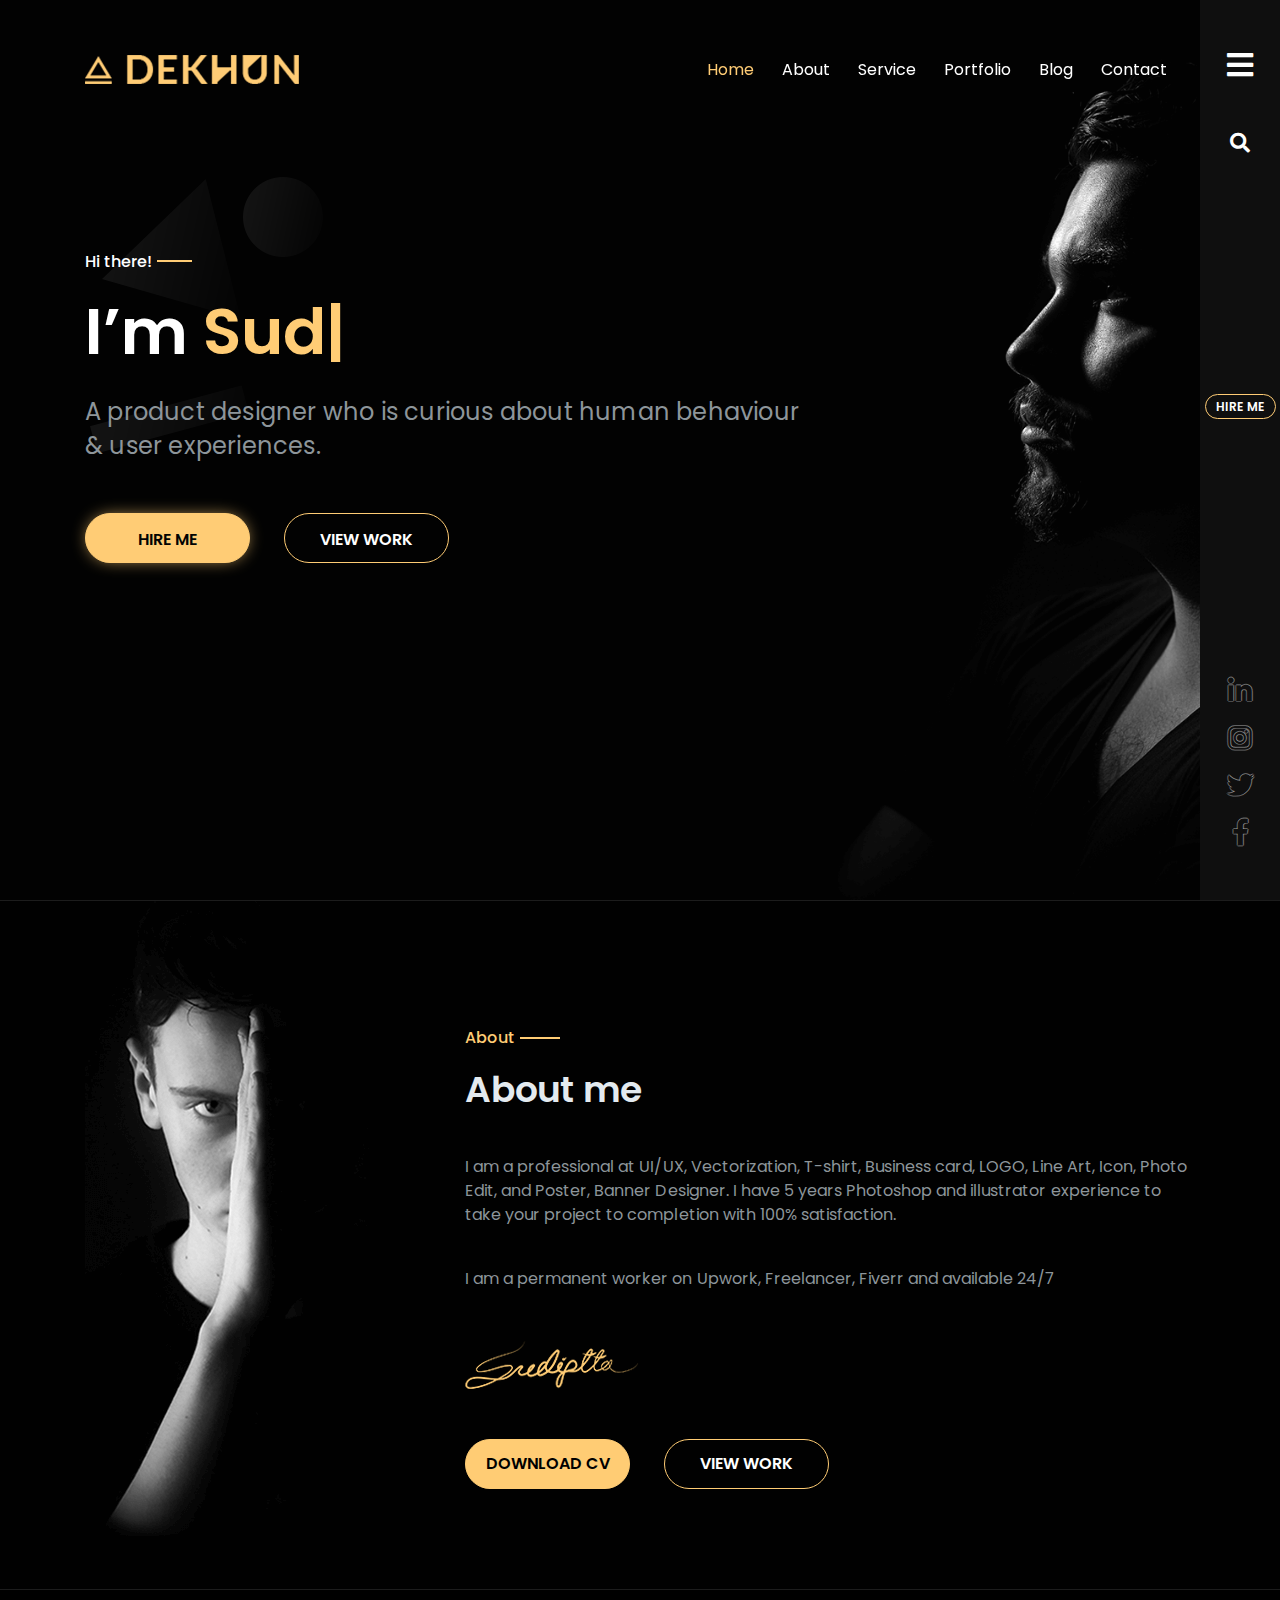
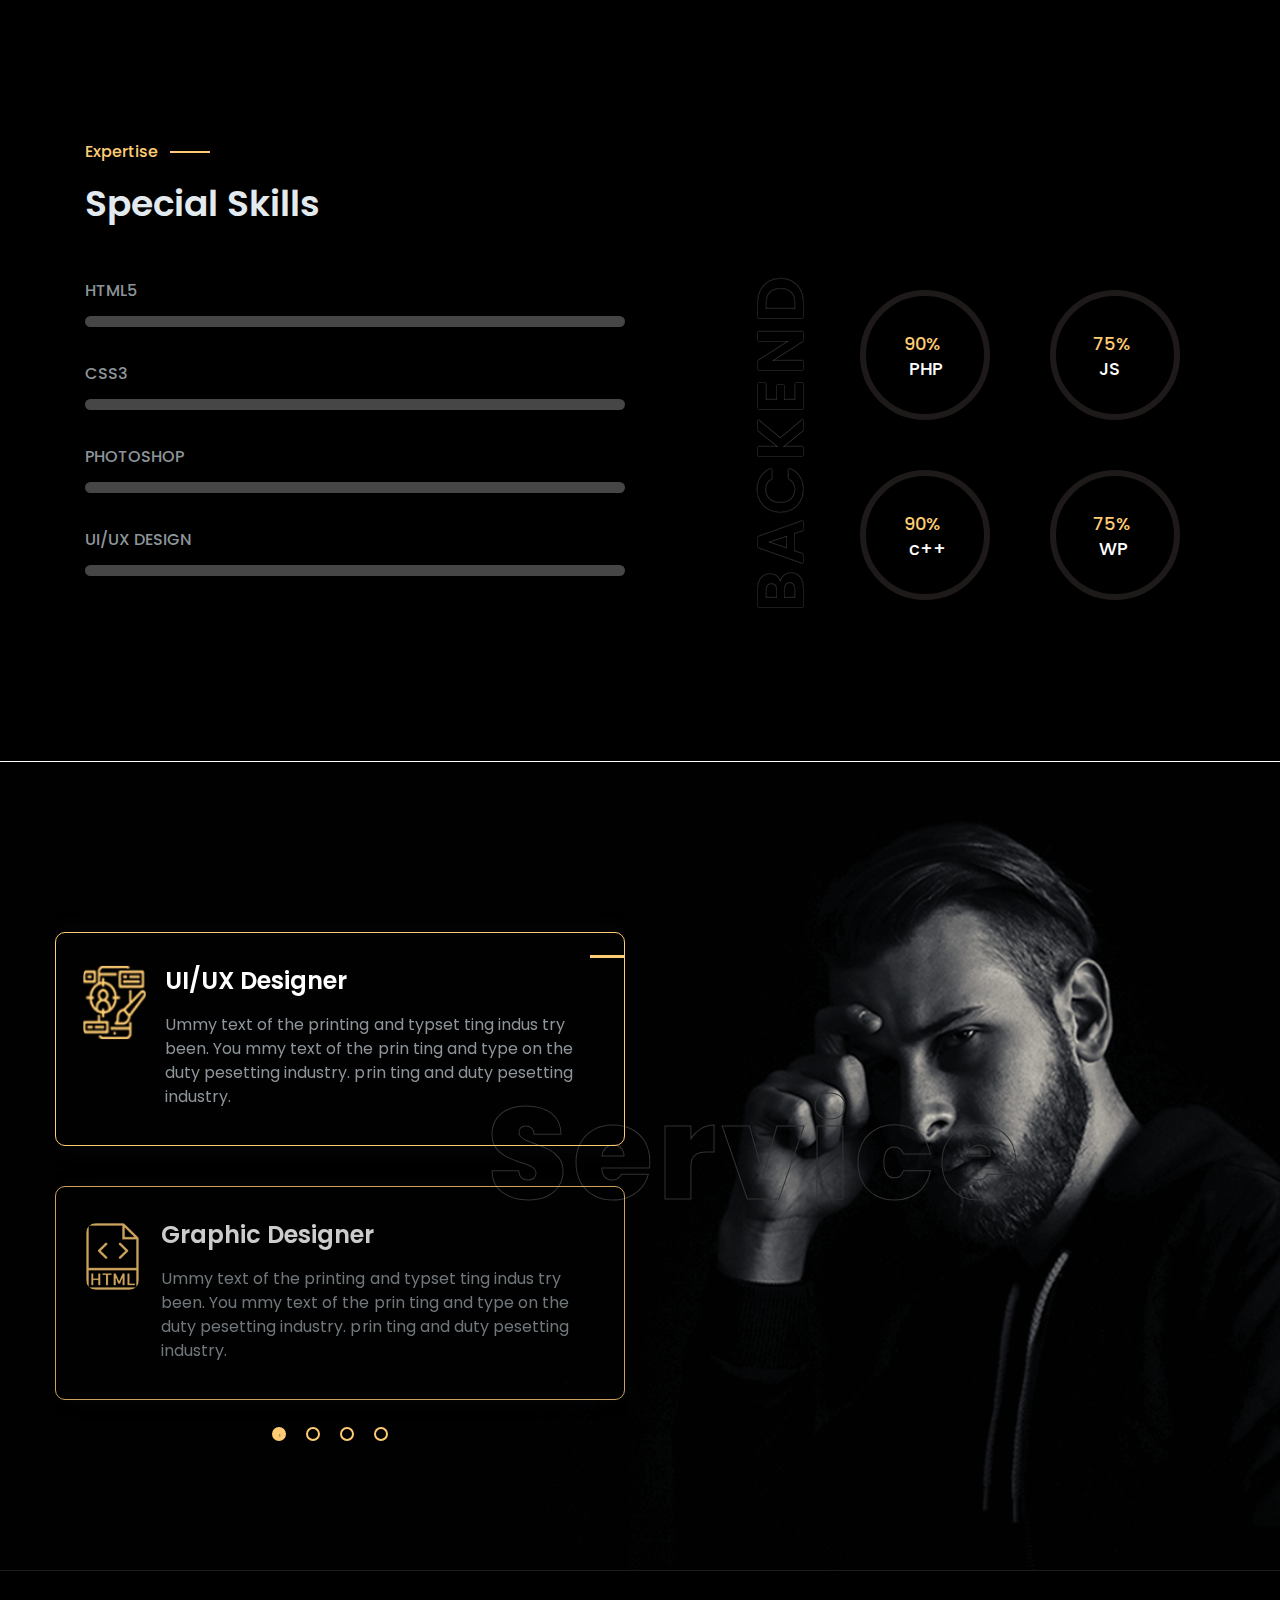
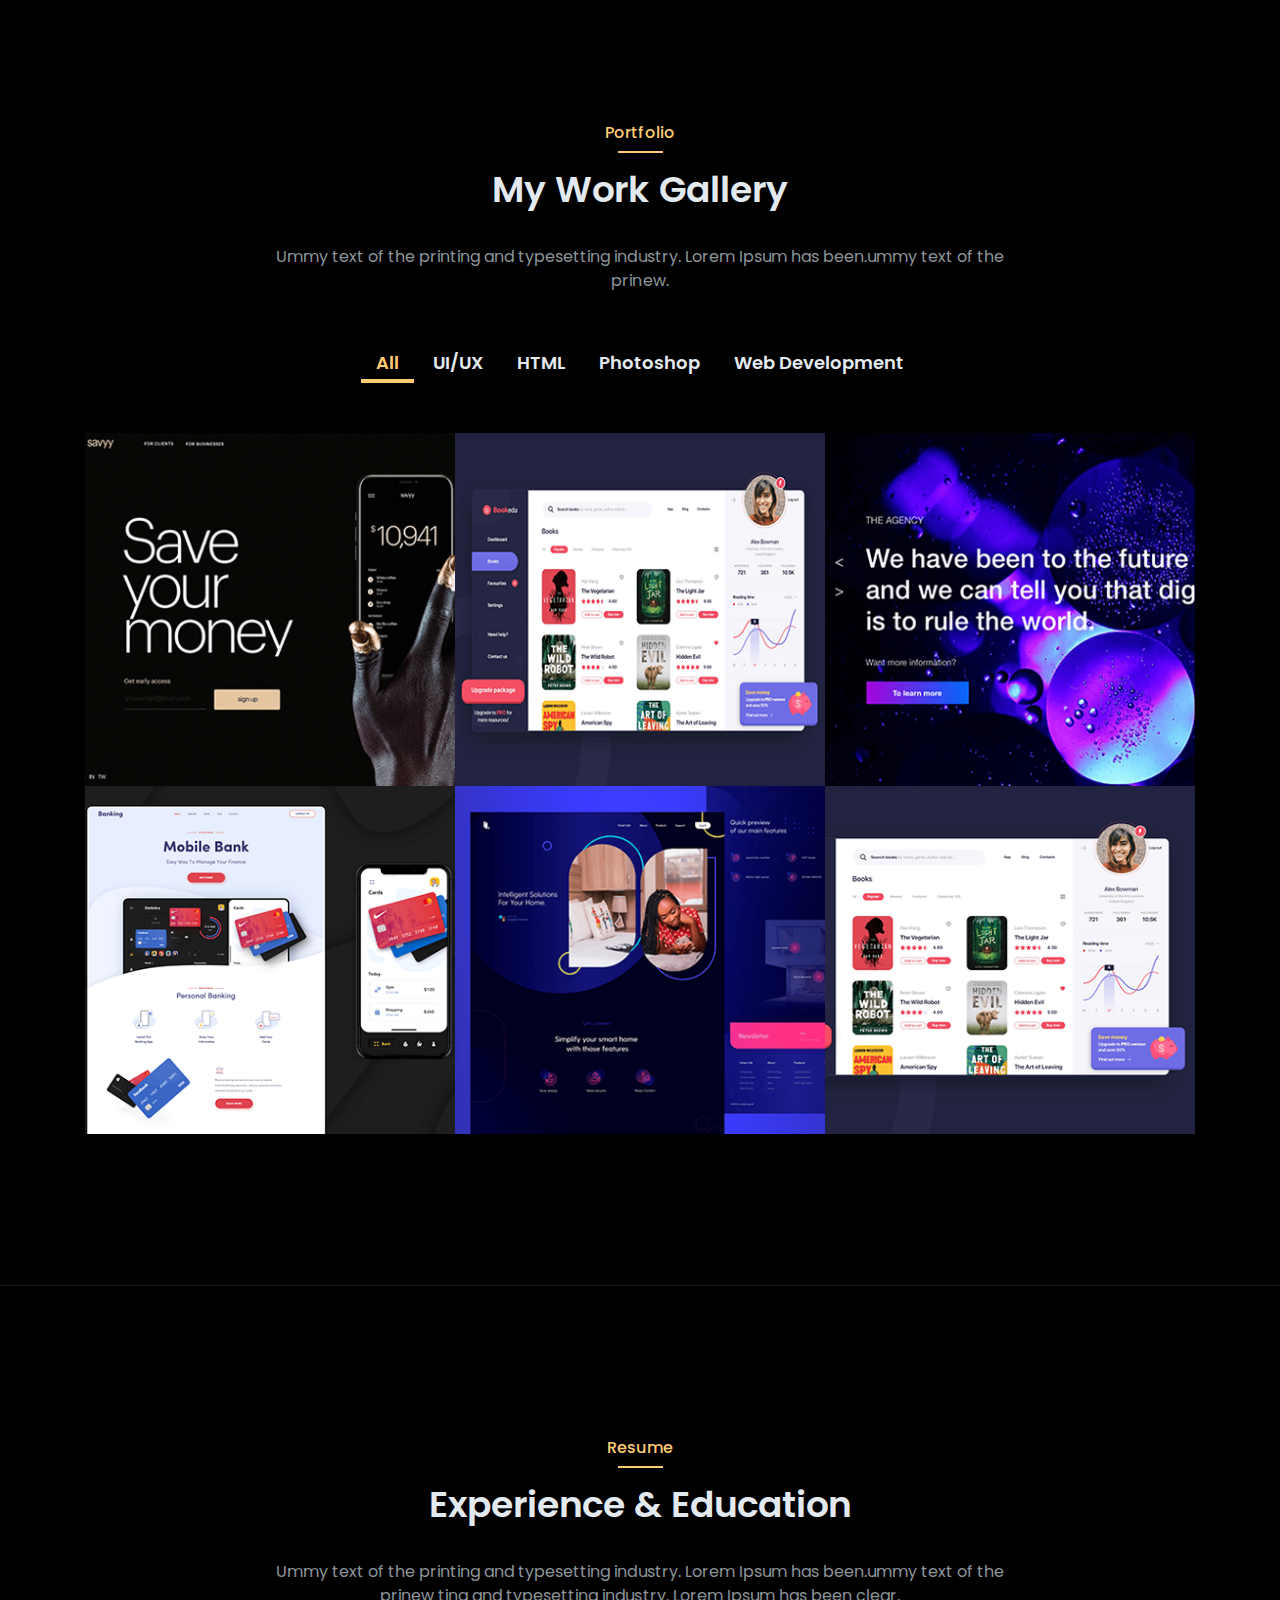
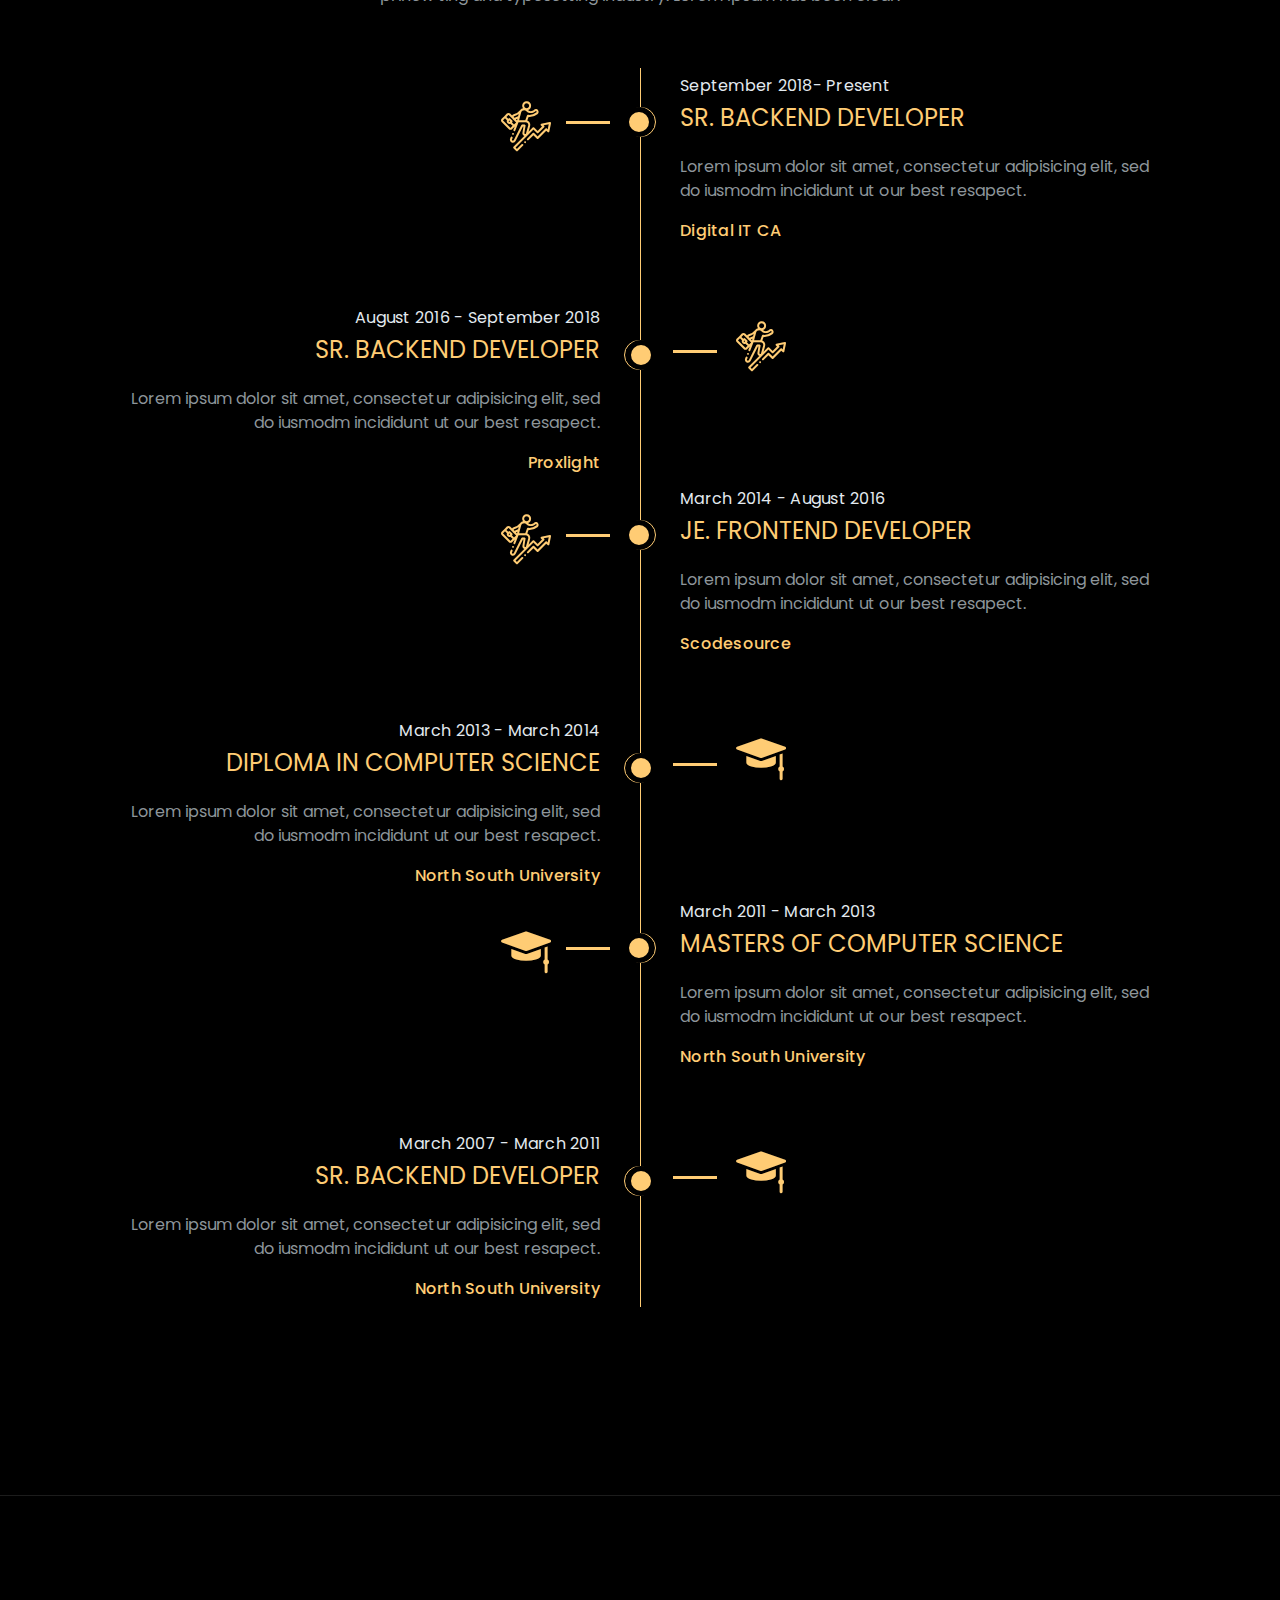
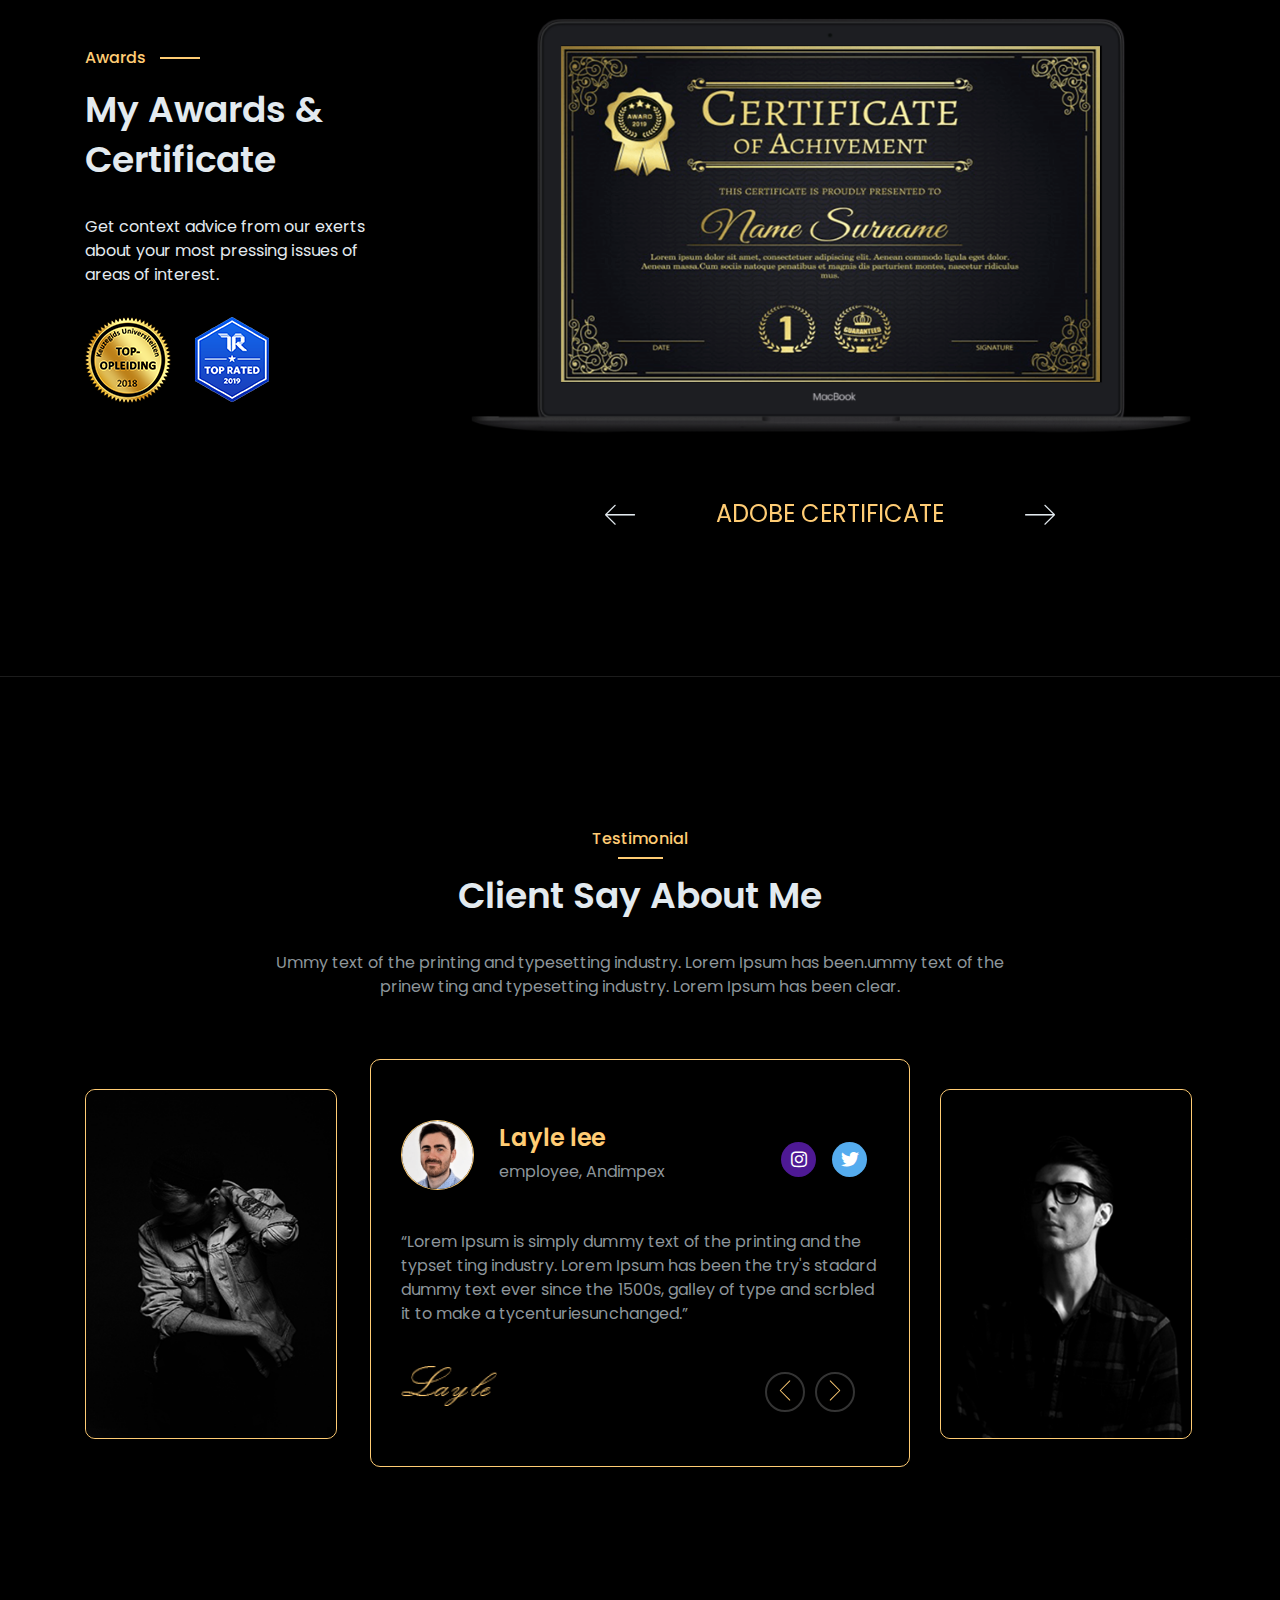
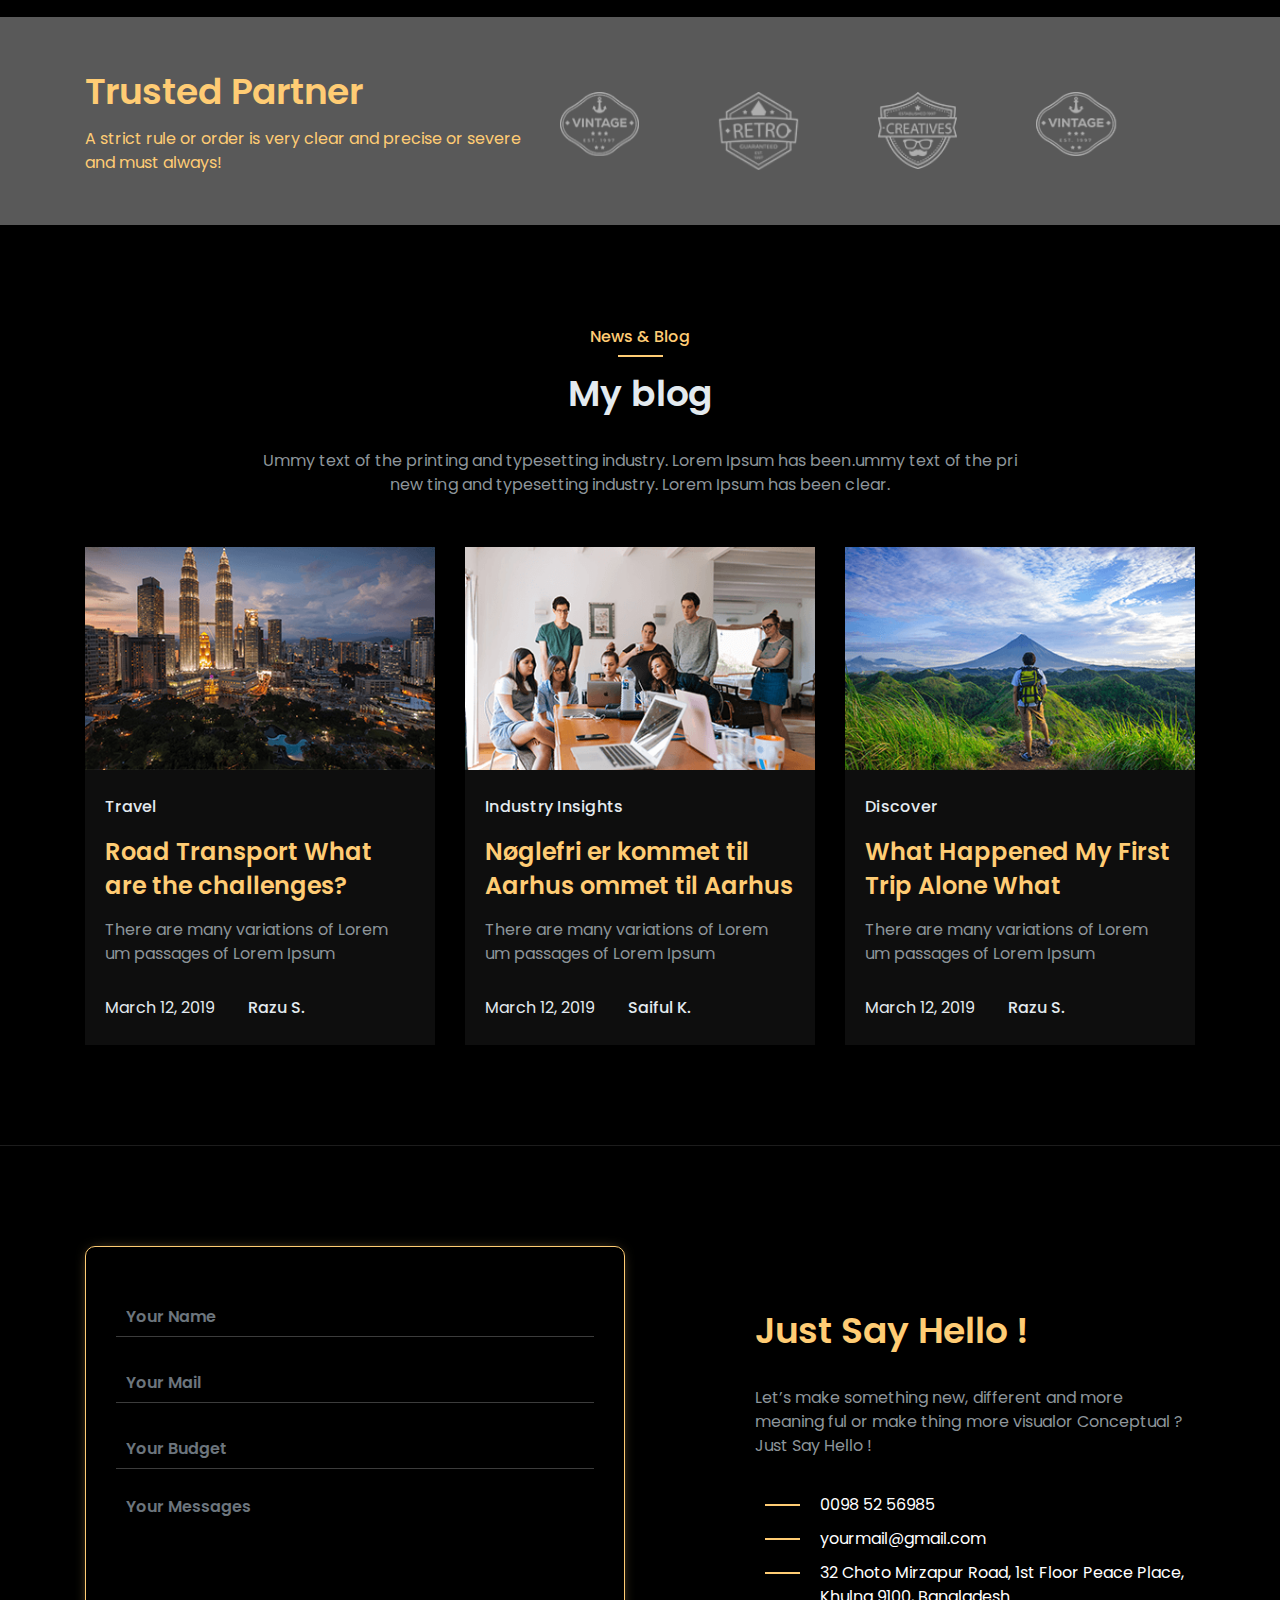
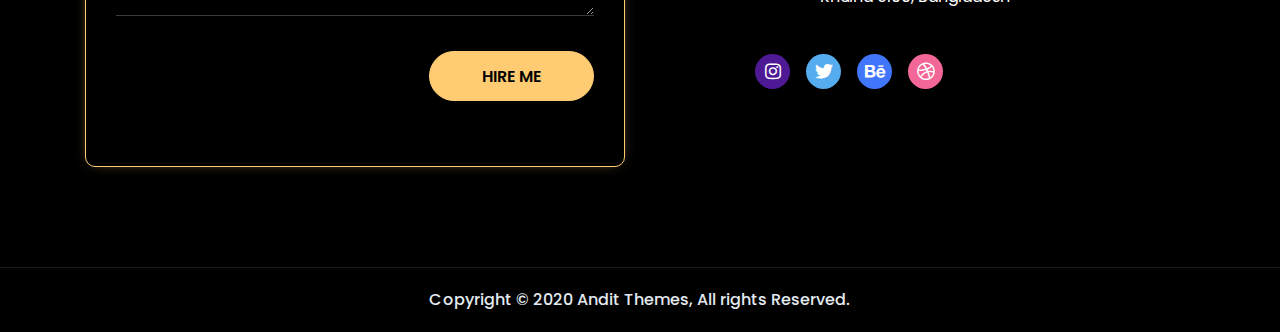
<file: index.html>
<!DOCTYPE html>
<html lang="en" style="scroll-behavior: smooth;">
  <head>
    <meta charset="UTF-8" />
    <meta http-equiv="X-UA-Compatible" content="IE=edge" />

    <meta name="description" content="agency, ajax, clean, creative, free, " />
    <meta
      name="keywords"
      content="freelance, new, personal, photographers, portfolio, 	agency portfolio, clean portfolio, colourful, creative agency, creative portfolio, creative portfolio, flat design, freelancer portfolio, hosted fonts, lightweight, metro, modern portfolio, monster, porfolio, portfolio"
    />
    <meta name="viewport" content="initial-scale=1, maximum-scale=1" />
    <!-- Title-->
    <title>Dekhun Html Template</title>

    <!--Favicon add-->
    <link rel="shortcut icon" type="image/gif" href="assets/fav.ico" />
    <!-- Bootstrap-->
    <link rel="stylesheet" href="assets/css/bootstrap.min.css" />
    <!-- pagepiling css-->
    <link rel="stylesheet" href="assets/css/slick.css" />
    <!--magnific-popup.cs-->
    <link rel="stylesheet" href="assets/css/magnific-popup.css" />
    <!--owl css-->
    <link rel="stylesheet" href="assets/css/owl.carousel.min.css" />
    <link rel="stylesheet" href="assets/css/owl.theme.default.min.css" />
    <!--	animate css-->
    <link rel="stylesheet" href="assets/css/animate.css" />
    <link rel="stylesheet" href="assets/font/flaticon.css" />
    <!--Fontawesom -->

    <link rel="stylesheet" href="assets/css/fontawesome.min.css" />

    <!--Font Famely-->
    <!-- reset-->
    <link rel="stylesheet" href="assets/css/reset.css" />
    <!-- style.css-->
    <link rel="stylesheet" href="assets/css/style.css" />
    <!-- responsive.css-->
    <link rel="stylesheet" href="assets/css/responsive.css" />
  </head>
  <body data-spy="scroll" data-target=".navbar" data-offset="65">
    <!-- preloader area Start-->
    <div id="preloader">
      <div id="status">
        <div class="sk-folding-cube">
          <div class="sk-cube1 sk-cube"></div>
          <div class="sk-cube2 sk-cube"></div>
          <div class="sk-cube4 sk-cube"></div>
          <div class="sk-cube3 sk-cube"></div>
        </div>
      </div>
    </div>
    <!-- preloader area end-->

    <!-- Header area Start-->
    <header id="heder-one">
      <nav class="navbar navbar-expand-lg fixed-top navber-one-area">
        <div class="container">
          <a class="navbar-brand" href="index.html"
            ><img src="assets/img/logo.png" alt="img"
          /></a>
          <button
            class="navbar-toggler"
            type="button"
            data-toggle="collapse"
            data-target="#navbarContent"
            aria-controls="navbarContent"
            aria-expanded="false"
            aria-label="Toggle navigation"
          >
            <i class="fas fa-bars"></i>
          </button>

          <div class="collapse navbar-collapse" id="navbarContent">
            <ul class="navbar-nav ml-auto" id="nav-toggle">
              <li class="nav-item dropdown">
                <a class="nav-link active" href="#banner-black"
                  >Home <span class="sr-only">(current)</span
                  ><i class="fas fa-angle-down"></i
                ></a>
                <div class="dropdown-content">
                  <a href="index.html">Home 01</a>
                  <a href="index-2.html">Home 02</a>
                  <a href="index-3.html">Home 03</a>
                </div>
              </li>
              <li class="nav-item">
                <a class="nav-link active" href="#about">About</a>
              </li>
              <li class="nav-item">
                <a class="nav-link active" href="#service">Service</a>
              </li>
              <li class="nav-item">
                <a class="nav-link active" href="#my-work">Portfolio</a>
              </li>
              <li class="nav-item dropdown">
                <a class="nav-link active" href="#blog-area-one"
                  >Blog <i class="fas fa-angle-down"></i
                ></a>
                <div class="dropdown-content">
                  <a href="blog.html">Blog Grid</a>
                  <a href="blog-single.html">Blog-Single</a>
                  <a href="404.html">Error Page</a>
                </div>
              </li>
              <li class="nav-item">
                <a class="nav-link active" href="#footer-one">Contact</a>
              </li>
            </ul>
          </div>
        </div>
      </nav>
      <div class="mini-sidebar text-center">
        <div class="burger-bar">
          <a href="#!" id="bar"><i class="fas fa-bars"></i></a>
        </div>
        <div class="search-icon">
          <a href="#search"><i class="fas fa-search"></i></a>
        </div>
        <div class="haier-me-btn">
          <a href="#footer-one" class="btn-2 side-btn">Hire Me </a>
        </div>
        <div class="soical-side-icon">
          <a href="#!"><i class="fab fa-linkedin-in"></i></a>
          <a href="#!"><i class="fab fa-instagram"></i></a>
          <a href="#!"><i class="fab fa-twitter"></i></a>
          <a href="#!"><i class="fab fa-facebook-f"></i></a>
        </div>
      </div>
      <div id="search">
        <button type="button" class="close">×</button>
        <form>
          <input type="search" value="" placeholder="Search Here" />
          <button type="submit" class="btn submit-btn">Search</button>
        </form>
      </div>
    </header>
    <!-- Header area  End-->

    <!-- Banner area Start-->
    <section id="banner-black">
      <div class="shap-1">
        <img src="assets/img/shape/shap-2.png" alt="img" />
      </div>
      <div class="shap-2">
        <img src="assets/img/shape/shap-1.png" alt="img" />
      </div>
      <div class="shap-3">
        <img src="assets/img/shape/shap-3.png" alt="img" />
      </div>
      <div class="container">
        <div class="row">
          <div class="col-lg-8 col-md-12 col-sm-12 col-12">
            <div class="banner-black-details">
              <div class="banner-small-title">
                <p>Hi there!</p>
              </div>
              <div class="banner-black-heading">
                <h1>
                  I’m
                  <span id="typed-strings">
                    <b>Sudiptta K.</b>
                    <b>web Designer</b>
                    <b>UI Designer</b>
                    <b>UX Designer</b>
                  </span>
                  <span id="typed"></span>
                </h1>
                <h3>
                  A product designer who is curious about human behaviour & user
                  experiences.
                </h3>
              </div>
              <div class="about-black-button">
                <a href="#footer-one" class="btn btn-1 btn-lg">Hire Me</a>
                <a href="#my-work" class="btn btn-2 btn-lg">view work</a>
              </div>
            </div>
          </div>
        </div>
      </div>
    </section>
    <!-- Banner area  End-->

    <!-- About area Start-->
    <section id="about">
      <div class="container">
        <div class="row">
          <div class="col-lg-4 col-md-6 col-sm-12 col-12">
            <div class="about-side-img">
              <img src="assets/img/s.png" alt="" />
            </div>
          </div>
          <div class="col-lg-8 col-md-6 col-sm-12 col-12">
            <div class="about-wrapper">
              <div class="content-box">
                <p>About</p>
                <h2>About me</h2>
              </div>
              <div class="about-details">
                <p>
                  I am a professional at UI/UX, Vectorization, T-shirt, Business
                  card, LOGO, Line Art, Icon, Photo Edit, and Poster, Banner
                  Designer. I have 5 years Photoshop and illustrator experience
                  to take your project to completion with 100% satisfaction.
                </p>
                <p>
                  I am a permanent worker on Upwork, Freelancer, Fiverr and
                  available 24/7
                </p>
                <img
                  src="assets/img/sign.png"
                  alt="img"
                  class="margin-top-50"
                />
                <div class="about-black-button">
                  <a href="#!" class="btn btn-1 about-btn-one">Download cv</a>
                  <a href="#my-work" class="btn btn-2">view work</a>
                </div>
              </div>
            </div>
          </div>
        </div>
      </div>
    </section>
    <!-- About area end-->

    <!-- Skill area Start-->
    <section id="skill-area">
      <div class="container">
        <div class="row">
          <div class="col-lg-6 col-md-12 col-sm-12 col-12">
            <div class="content-box">
              <p>Expertise</p>
              <h2>Special Skills</h2>
            </div>
            <div class="wrapper">
              <div class="skill">
                <p>HTML5</p>
                <div class="skill-bar skill1 wow slideInLeft animated">
                  <span class="skill-count1">95%</span>
                </div>
              </div>
              <div class="skill">
                <p>CSS3</p>
                <div class="skill-bar skill2 wow slideInLeft animated">
                  <span class="skill-count2">85%</span>
                </div>
              </div>
              <div class="skill">
                <p>PHOTOSHOP</p>
                <div class="skill-bar skill3 wow slideInLeft animated">
                  <span class="skill-count3">75%</span>
                </div>
              </div>
              <div class="skill">
                <p>UI/UX DESIGN</p>
                <div class="skill-bar skill4 wow slideInLeft animated">
                  <span class="skill-count4">65%</span>
                </div>
              </div>
            </div>
          </div>
          <div class="col-lg-6 col-md-12 col-sm-12 col-12">
            <div class="backend-area">
              <h1>BACKEND</h1>
            </div>
            <div class="row margin-top-100">
              <div class="col-md-4"></div>
              <div class="col-md-4 col-sm-6">
                <div class="progress blue text-center">
                  <span class="progress-left">
                    <span class="progress-bar"></span>
                  </span>
                  <span class="progress-right">
                    <span class="progress-bar"></span>
                  </span>
                  <div class="progress-value">90%<span>PHP</span></div>
                </div>
              </div>
              <div class="col-md-4 col-sm-6">
                <div class="progress yellow">
                  <span class="progress-left">
                    <span class="progress-bar"></span>
                  </span>
                  <span class="progress-right">
                    <span class="progress-bar"></span>
                  </span>
                  <div class="progress-value">75%<span>JS</span></div>
                </div>
              </div>
            </div>
            <div class="row">
              <div class="col-md-4"></div>
              <div class="col-md-4 col-sm-6">
                <div class="progress blue">
                  <span class="progress-left">
                    <span class="progress-bar"></span>
                  </span>
                  <span class="progress-right">
                    <span class="progress-bar"></span>
                  </span>
                  <div class="progress-value">90%<span>c++</span></div>
                </div>
              </div>
              <div class="col-md-4 col-sm-6">
                <div class="progress yellow">
                  <span class="progress-left">
                    <span class="progress-bar"></span>
                  </span>
                  <span class="progress-right">
                    <span class="progress-bar"></span>
                  </span>
                  <div class="progress-value">
                    75%
                    <span>WP</span>
                  </div>
                </div>
              </div>
            </div>
          </div>
        </div>
      </div>
    </section>
    <!-- Skill area end-->

    <!-- Service area Start-->
    <section id="service">
      <div class="container">
        <div class="service-img-hed">
          <h1>Service</h1>
        </div>
        <div class="row">
          <div class="col-lg-6 col-md-12 col-sm-12 col-12">
            <div class="client-thumb-wrap">
              <div class="client-img-slider">
                <div class="single-testi-item">
                  <div class="client-img">
                    <img src="assets/img/ui.png" alt="" />
                  </div>
                  <div class="author-testi-details">
                    <h3>UI/UX Designer</h3>
                    <p>
                      Ummy text of the printing and typset ting indus try been.
                      You mmy text of the prin ting and type on the duty
                      pesetting industry. prin ting and duty pesetting industry.
                    </p>
                  </div>
                </div>
                <div class="single-testi-item">
                  <div class="client-img">
                    <img src="assets/img/html.png" alt="" />
                  </div>
                  <div class="author-testi-details">
                    <h3>Graphic Designer</h3>
                    <p>
                      Ummy text of the printing and typset ting indus try been.
                      You mmy text of the prin ting and type on the duty
                      pesetting industry. prin ting and duty pesetting industry.
                    </p>
                  </div>
                </div>
                <div class="single-testi-item">
                  <div class="client-img">
                    <img src="assets/img/ui.png" alt="" />
                  </div>
                  <div class="author-testi-details">
                    <h3>Web Designer</h3>
                    <p>
                      Ummy text of the printing and typset ting indus try been.
                      You mmy text of the prin ting and type on the duty
                      pesetting industry. prin ting and duty pesetting industry.
                    </p>
                  </div>
                </div>
                <div class="single-testi-item">
                  <div class="client-img">
                    <img src="assets/img/html.png" alt="" />
                  </div>
                  <div class="author-testi-details">
                    <h3>Web Developer</h3>
                    <p>
                      Ummy text of the printing and typset ting indus try been.
                      You mmy text of the prin ting and type on the duty
                      pesetting industry. prin ting and duty pesetting industry.
                    </p>
                  </div>
                </div>
              </div>
            </div>
          </div>
        </div>
      </div>
    </section>
    <!-- Service area end-->

    <!-- My work area Start-->
    <section id="my-work">
      <div class="container">
        <div class="center-content-box text-center">
          <p class="top-heading">Portfolio</p>
          <h2>My Work Gallery</h2>
          <p class="para-box">
            Ummy text of the printing and typesetting industry. Lorem Ipsum has
            been.ummy text of the prinew.
          </p>
        </div>
        <div id="portfolio-main-page">
          <div class="container">
            <div class="filtering filters-button-group">
              <ul class="text-center">
                <li class="active" data-filter="*">All</li>
                <li data-filter=".ux">UI/UX</li>
                <li data-filter=".HTML">HTML</li>
                <li data-filter=".Photoshop">Photoshop</li>
                <li data-filter=".Development">Web Development</li>
              </ul>
            </div>
          </div>
          <div class="portfolio-item grid">
            <div class="row">
              <div
                class="col-lg-4 col-md-6 col-sm-6 col-12 no-padding work-item  HTML Photoshop element-item"
              >
                <div class="team-main-img  team-img text-center">
                  <div class="work-img-items">
                    <img
                      src="assets/img/my-work/1.png"
                      alt="img"
                      class="team-imges"
                    />
                  </div>

                  <div class="overlay-content">
                    <div class="inner-content text">
                      <a href="assets/img/my-work/1.png" class="colom"
                        ><i class="fas fa-link"></i
                      ></a>
                      <h3>Dashboard Design</h3>
                    </div>
                  </div>
                </div>
              </div>
              <div
                class="col-lg-4 col-md-6 col-sm-6 col-12 no-padding work-item HTML Development element-item"
              >
                <div class="team-main-img  team-img text-center">
                  <div class="work-img-items">
                    <img
                      src="assets/img/my-work/2.png"
                      alt="img"
                      class="team-imges"
                    />
                  </div>
                  <div class="overlay-content">
                    <div class="inner-content text">
                      <a href="portfolio-single.html" class="colom"
                        ><i class="fas fa-link"></i
                      ></a>
                      <h3>UI/UX Design</h3>
                    </div>
                  </div>
                </div>
              </div>
              <div
                class="col-lg-4 col-md-6 col-sm-6 col-12 no-padding work-item HTML Photoshop Development element-item"
              >
                <div class="team-main-img  team-img text-center">
                  <div class="work-img-items">
                    <img
                      src="assets/img/my-work/3.png"
                      alt="img"
                      class="team-imges"
                    />
                  </div>
                  <div class="overlay-content">
                    <div class="inner-content text">
                      <a href="portfolio-single.html" class="colom"
                        ><i class="fas fa-link"></i
                      ></a>
                      <h3>Dashboard Design</h3>
                    </div>
                  </div>
                </div>
              </div>
              <div
                class="col-lg-4 col-md-6 col-sm-6 col-12 work-item no-padding ux HTML element-item"
              >
                <div class="team-main-img  team-img text-center">
                  <div class="work-img-items">
                    <img
                      src="assets/img/my-work/4.png"
                      alt="img"
                      class="team-imges"
                    />
                  </div>
                  <div class="overlay-content">
                    <div class="inner-content text">
                      <a href="portfolio-single.html" class="colom"
                        ><i class="fas fa-link"></i
                      ></a>
                      <h3>Web Design</h3>
                    </div>
                  </div>
                </div>
              </div>
              <div
                class="col-lg-4 col-md-6 col-sm-6 col-12 work-item no-padding ux Development element-item"
              >
                <div class="team-main-img  team-img text-center">
                  <div class="work-img-items">
                    <img
                      src="assets/img/my-work/5.png"
                      alt="img"
                      class="team-imges"
                    />
                  </div>
                  <div class="overlay-content">
                    <div class="inner-content text">
                      <a href="portfolio-single.html" class="colom"
                        ><i class="fas fa-link"></i
                      ></a>
                      <h3>Web Development</h3>
                    </div>
                  </div>
                </div>
              </div>
              <div
                class="col-lg-4 col-md-6 col-sm-6 col-12 work-item no-padding ux Photoshop Development element-item"
              >
                <div class="team-main-img  team-img text-center">
                  <div class="work-img-items">
                    <img
                      src="assets/img/my-work/6.png"
                      alt="img"
                      class="team-imges"
                    />
                  </div>
                  <div class="overlay-content">
                    <div class="inner-content text">
                      <a href="portfolio-single.html"
                        ><i class="fas fa-link"></i
                      ></a>
                      <h3>App Design</h3>
                    </div>
                  </div>
                </div>
              </div>
            </div>
          </div>
        </div>
      </div>
    </section>

    <!-- My work area end-->

    <!--  Experience & Education area Start-->
    <section id="education">
      <div class="container">
        <div class="center-content-box text-center">
          <p class="top-heading">Resume</p>
          <h2>Experience & Education</h2>
          <p class="para-box">
            Ummy text of the printing and typesetting industry. Lorem Ipsum has
            been.ummy text of the prinew ting and typesetting industry. Lorem
            Ipsum has been clear.
          </p>
        </div>
        <div class="row">
          <div class="col-lg-12">
            <div class="timeline-area">
              <ul>
                <li>
                  <div class="timline-item">
                    <div class="timeline-right">
                      <h6 class="time-top-hed">September 2018- Present</h6>
                      <h3 class="time-heding">SR. Backend developer</h3>
                      <p class="time-para">
                        Lorem ipsum dolor sit amet, consectetur adipisicing
                        elit, sed do iusmodm incididunt ut our best resapect.
                      </p>
                      <h6 class="time-destination">Digital IT CA</h6>
                    </div>
                    <div class="timeline-left-icon">
                      <i class="glyph-icon flaticon-promotion"></i>
                    </div>
                  </div>
                </li>
                <li>
                  <div class="timline-item">
                    <div class="timeline-left">
                      <h6 class="time-top-hed">August 2016 - September 2018</h6>
                      <h3 class="time-heding">SR. Backend developer</h3>
                      <p class="time-para">
                        Lorem ipsum dolor sit amet, consectetur adipisicing
                        elit, sed do iusmodm incididunt ut our best resapect.
                      </p>
                      <h6 class="time-destination">Proxlight</h6>
                    </div>
                    <div class="timeline-right-icon">
                      <i class="glyph-icon flaticon-promotion"></i>
                    </div>
                  </div>
                </li>
                <li>
                  <div class="timline-item">
                    <div class="timeline-right">
                      <h6 class="time-top-hed">March 2014 - August 2016</h6>
                      <h3 class="time-heding">JE. frontend developer</h3>
                      <p class="time-para">
                        Lorem ipsum dolor sit amet, consectetur adipisicing
                        elit, sed do iusmodm incididunt ut our best resapect.
                      </p>
                      <h6 class="time-destination">Scodesource</h6>
                    </div>
                    <div class="timeline-left-icon">
                      <i class="glyph-icon flaticon-promotion"></i>
                    </div>
                  </div>
                </li>
                <li>
                  <div class="timline-item">
                    <div class="timeline-left">
                      <h6 class="time-top-hed">March 2013 - March 2014</h6>
                      <h3 class="time-heding">diploma in Computer science</h3>
                      <p class="time-para">
                        Lorem ipsum dolor sit amet, consectetur adipisicing
                        elit, sed do iusmodm incididunt ut our best resapect.
                      </p>
                      <h6 class="time-destination">North South University</h6>
                    </div>
                    <div class="timeline-right-icon">
                      <i class="flaticon-mortarboard"></i>
                    </div>
                  </div>
                </li>
                <li>
                  <div class="timline-item">
                    <div class="timeline-right">
                      <h6 class="time-top-hed">March 2011 - March 2013</h6>
                      <h3 class="time-heding">masters of computer science</h3>
                      <p class="time-para">
                        Lorem ipsum dolor sit amet, consectetur adipisicing
                        elit, sed do iusmodm incididunt ut our best resapect.
                      </p>
                      <h6 class="time-destination">North South University</h6>
                    </div>
                    <div class="timeline-left-icon">
                      <i class="flaticon-mortarboard"></i>
                    </div>
                  </div>
                </li>
                <li>
                  <div class="timline-item">
                    <div class="timeline-left">
                      <h6 class="time-top-hed">March 2007 - March 2011</h6>
                      <h3 class="time-heding">SR. Backend developer</h3>
                      <p class="time-para">
                        Lorem ipsum dolor sit amet, consectetur adipisicing
                        elit, sed do iusmodm incididunt ut our best resapect.
                      </p>
                      <h6 class="time-destination">North South University</h6>
                    </div>
                    <div class="timeline-right-icon">
                      <i class="flaticon-mortarboard"></i>
                    </div>
                  </div>
                </li>
              </ul>
            </div>
          </div>
        </div>
      </div>
    </section>
    <!--  Experience & Education area end-->

    <!-- Awards area Start-->
    <section id="awards">
      <div class="container">
        <div class="row">
          <div class="col-lg-4 col-md-12 col-sm-12 col-12">
            <div class="award-area-text">
              <div class="content-box">
                <p>Awards</p>
                <h2>My Awards & Certificate</h2>
              </div>
              <div class="text-awards">
                <p>
                  Get context advice from our exerts about your most pressing
                  issues of areas of interest.
                </p>
                <img src="assets/img/logo/4.png" alt="" />
                <img src="assets/img/logo/5.png" alt="" />
              </div>
            </div>
          </div>
          <div class="col-lg-6 offset-lg-1 col-md-12 col-sm-12 col-12">
            <div class="laPtop-img">
              <img src="assets/img/laptop-img.png" alt="img" />
            </div>
            <div class="award-slider owl-carousel owl-theme">
              <div class="awards-item">
                <img src="assets/img/awards.png" alt="" />
                <h3>Adobe Certificate</h3>
              </div>
              <div class="awards-item">
                <img src="assets/img/awards-2.png" alt="" />
                <h3>Adobe Certificate</h3>
              </div>
              <div class="awards-item">
                <img src="assets/img/awards.png" alt="" />
                <h3>Adobe Certificate</h3>
              </div>
              <div class="awards-item">
                <img src="assets/img/awards-2.png" alt="" />
                <h3>Adobe Certificate</h3>
              </div>
            </div>
          </div>
        </div>
      </div>
    </section>
    <!-- Awards area end-->

    <!-- Testimonial area Start-->
    <section id="testimonial">
      <div class="container">
        <div class="center-content-box text-center">
          <p class="top-heading">Testimonial</p>
          <h2>Client Say About Me</h2>
          <p class="para-box">
            Ummy text of the printing and typesetting industry. Lorem Ipsum has
            been.ummy text of the prinew ting and typesetting industry. Lorem
            Ipsum has been clear.
          </p>
        </div>

        <div class="row margin-top-60">
          <div class="col-lg-3 col-md-3">
            <div class="testimonial-side-img">
              <a href="#!"
                ><img src="assets/img/testimonial/6.png" alt="img"
              /></a>
            </div>
          </div>
          <div class="col-lg-6 col-md-6">
            <div class="testimonial-slider owl-carousel owl-theme">
              <div class="testimonial-slider-item">
                <div class="test-slider-content">
                  <div class="test-slider-top-content">
                    <div class="test-slider-img-text">
                      <img src="assets/img/home-3/com-2.png" alt="img" />
                      <div class="test-slider-hed">
                        <h3>Layle lee</h3>
                        <p>employee, Andimpex</p>
                      </div>
                    </div>
                    <div class="soical-content">
                      <a href="#!"
                        ><i class="fab fa-instagram instagram"></i
                      ></a>
                      <a href="#!"><i class="fab fa-twitter twitter"></i></a>
                    </div>
                  </div>
                  <div class="test-slider-bottom-content">
                    <p>
                      “Lorem Ipsum is simply dummy text of the printing and the
                      typset ting industry. Lorem Ipsum has been the try's
                      stadard dummy text ever since the 1500s, galley of type
                      and scrbled it to make a tycenturiesunchanged.”
                    </p>
                    <a href="#!"
                      ><img src="assets/img/testimonial/singe.png" alt=""
                    /></a>
                  </div>
                </div>
              </div>
              <div class="testimonial-slider-item">
                <div class="test-slider-content">
                  <div class="test-slider-top-content">
                    <div class="test-slider-img-text">
                      <img src="assets/img/home-3/comm-3.png" alt="img" />
                      <div class="test-slider-hed">
                        <h3>Saiful Kazi</h3>
                        <p>HR, Andimpex</p>
                      </div>
                    </div>
                    <div class="soical-content">
                      <a href="#!"
                        ><i class="fab fa-instagram instagram"></i
                      ></a>
                      <a href="#!"><i class="fab fa-twitter twitter"></i></a>
                    </div>
                  </div>
                  <div class="test-slider-bottom-content">
                    <p>
                      “We’re on a mission to start a conversation with your
                      customers in this fast connected world. Let’s discover,
                      build and grow your digital business. Let’s discover,
                      build and grow your digital business.”
                    </p>
                    <a href="#!"
                      ><img src="assets/img/home-3/su.png" alt=""
                    /></a>
                  </div>
                </div>
              </div>
              <div class="testimonial-slider-item">
                <div class="test-slider-content">
                  <div class="test-slider-top-content">
                    <div class="test-slider-img-text">
                      <img src="assets/img/home-3/com-1.png" alt="img" />
                      <div class="test-slider-hed">
                        <h3>Aysha Apu</h3>
                        <p>CEO, Andimpex</p>
                      </div>
                    </div>
                    <div class="soical-content">
                      <a href="#!"
                        ><i class="fab fa-instagram instagram"></i
                      ></a>
                      <a href="#!"><i class="fab fa-twitter twitter"></i></a>
                    </div>
                  </div>
                  <div class="test-slider-bottom-content">
                    <p>
                      “Build and grow your digital business. Let’s discover,
                      build and grow your digital business text ever since the
                      1500s, galley of type and scrbled it to make a tycentur
                      iesuncha nged digital business.”
                    </p>
                    <a href="#!"
                      ><img src="assets/img/home-3/saiful.png" alt=""
                    /></a>
                  </div>
                </div>
              </div>
            </div>
          </div>
          <div class="col-lg-3 col-md-3">
            <div class="testimonial-side-img">
              <a href="#!"
                ><img src="assets/img/testimonial/7.png" alt="img"
              /></a>
            </div>
          </div>
        </div>
      </div>
    </section>
    <!-- Testimonial area end-->

    <!-- Patner area Start-->
    <section id="partner">
      <div class="overlay-bg"></div>
      <div class="container">
        <div class="row">
          <div class="col-lg-5 col-md-12 col-sm-12 col-12">
            <div class="parner-area">
              <h2>Trusted Partner</h2>
              <p>
                A strict rule or order is very clear and precise or severe and
                must always!
              </p>
            </div>
          </div>
          <div class="col-lg-7 col-md-12 col-sm-12 col-12">
            <div class="logo-slider owl-carousel owl-theme">
              <div class="logo-item">
                <a href="#"><img src="assets/img/logo/1.png" alt="img"/></a>
              </div>
              <div class="logo-item">
                <a href="#"><img src="assets/img/logo/2.png" alt="img"/></a>
              </div>
              <div class="logo-item">
                <a href="#"><img src="assets/img/logo/3.png" alt="img"/></a>
              </div>
              <div class="logo-item">
                <a href="#"><img src="assets/img/logo/1.png" alt="img"/></a>
              </div>
              <div class="logo-item">
                <a href="#"><img src="assets/img/logo/2.png" alt="img"/></a>
              </div>
              <div class="logo-item">
                <a href="#"><img src="assets/img/logo/3.png" alt="img"/></a>
              </div>
            </div>
          </div>
        </div>
      </div>
    </section>
    <!-- Patne area end-->

    <!-- Blog area Start-->
    <section id="blog-area-one">
      <div class="container">
        <div class="center-content-box text-center">
          <p class="top-heading">News & Blog</p>
          <h2>My blog</h2>
          <p class="para-box">
            Ummy text of the printing and typesetting industry. Lorem Ipsum has
            been.ummy text of the pri new ting and typesetting industry. Lorem
            Ipsum has been clear.
          </p>
        </div>
        <div class="row">
          <div class="col-lg-4 col-md-6 col-sm-12 col-12">
            <div class="blog-wrapper" data-aos="flip-right">
              <div class="blog-img">
                <a href="blog-single.html"
                  ><img src="assets/img/blog/1.png" alt="img"
                /></a>
              </div>
              <div class="blog-details">
                <h6><a href="blog-single.html">Travel</a></h6>
                <h3>
                  <a href="blog-single.html"
                    >Road Transport What are the challenges?</a
                  >
                </h3>
                <p>
                  There are many variations of Lorem um passages of Lorem Ipsum
                </p>
                <ul>
                  <li>
                    <a href="blog-single.html">March 12, 2019</a>
                  </li>
                  <li>
                    <a href="blog-single.html"><span>Razu S.</span></a>
                  </li>
                </ul>
              </div>
            </div>
          </div>
          <div class="col-lg-4 col-md-6 col-sm-12 col-12">
            <div class="blog-wrapper" data-aos="flip-left">
              <div class="blog-img">
                <a href="blog-single.html"
                  ><img src="assets/img/blog/2.png" alt="img"
                /></a>
              </div>
              <div class="blog-details">
                <h6><a href="blog-single.html">Industry Insights</a></h6>
                <h3>
                  <a href="blog-single.html"
                    >Nøglefri er kommet til Aarhus ommet til Aarhus</a
                  >
                </h3>
                <p>
                  There are many variations of Lorem um passages of Lorem Ipsum
                </p>
                <ul>
                  <li>
                    <a href="blog-single.html">March 12, 2019</a>
                  </li>
                  <li>
                    <a href="blog-single.html"><span> Saiful K.</span></a>
                  </li>
                </ul>
              </div>
            </div>
          </div>
          <div class="col-lg-4 col-md-6 col-sm-12 col-12">
            <div class="blog-wrapper" data-aos="flip-down">
              <div class="blog-img">
                <a href="blog-single.html"
                  ><img src="assets/img/blog/3.png" alt="img"
                /></a>
              </div>
              <div class="blog-details">
                <h6><a href="blog-single.html">Discover</a></h6>
                <h3>
                  <a href="blog-single.html"
                    >What Happened My First Trip Alone What</a
                  >
                </h3>
                <p>
                  There are many variations of Lorem um passages of Lorem Ipsum
                </p>
                <ul>
                  <li>
                    <a href="blog-single.html">March 12, 2019</a>
                  </li>
                  <li>
                    <a href="blog-single.html"><span>Razu S.</span></a>
                  </li>
                </ul>
              </div>
            </div>
          </div>
        </div>
      </div>
    </section>
    <!-- Blog area end-->

    <!-- footer area Start-->
    <footer id="footer-one">
      <div class="container">
        <div class="row padding-bottom-100">
          <div class="col-lg-6 col-md-12 col-sm-12 col-12">
            <div class="contact-form-area">
              <form action="#" class="contact-form">
                <div class="form-group">
                  <input
                    type="text"
                    class="form-control"
                    id="name"
                    name="name"
                    placeholder="Your Name"
                    required
                  />
                  <div class="label-box"></div>
                </div>
                <div class="form-group">
                  <input
                    type="text"
                    class="form-control"
                    id="email"
                    name="email"
                    placeholder="Your Mail"
                    required
                  />
                  <div class="label-box"></div>
                </div>
                <div class="form-group">
                  <input
                    type="text"
                    class="form-control"
                    id="budget"
                    name="budget"
                    placeholder="Your Budget"
                    required
                  />
                  <div class="label-box"></div>
                </div>
                <div class="form-group">
                  <textarea
                    class="form-control"
                    rows="5"
                    id="message"
                    name="message"
                    placeholder="Your Messages"
                    required
                  ></textarea>
                  <div class="label-box"></div>
                </div>
                <div class="form-btn text-right">
                  <button class="btn-1 contactsuccess">Hire Me</button>
                </div>
              </form>
            </div>
          </div>
          <div class="col-lg-6 col-md-12 col-sm-12 col-12">
            <div class="contact-details">
              <div class="contact-descreption">
                <h2>Just Say Hello !</h2>
                <p>
                  Let’s make something new, different and more meaning ful or
                  make thing more visualor Conceptual ? Just Say Hello !
                </p>
              </div>
              <div class="contact-location">
                <ul>
                  <li>
                    <a href="tel:01994992011">0098 52 56985</a>
                  </li>
                  <li>
                    <a href="mailto:yourmail@gmail.com">yourmail@gmail.com</a>
                  </li>
                  <li>
                    32 Choto Mirzapur Road, 1st Floor Peace Place, Khulna 9100,
                    Bangladesh
                  </li>
                </ul>
              </div>
              <div class="soical-icon-contact">
                <ul>
                  <li>
                    <a href="#!"><i class="fab fa-instagram instagram"></i></a>
                    <a href="#!"><i class="fab fa-twitter twitter"></i></a>
                    <a href="#!"><i class="fab fa-behance behance"></i></a>
                    <a href="#!"><i class="fab fa-dribbble dribbble"></i></a>
                  </li>
                </ul>
              </div>
            </div>
          </div>
        </div>
      </div>
      <div id="copy-right">
        <div class="container">
          <div class="row">
            <div class="col-lg-12">
              <div class="copy-right-text text-center">
                <p>Copyright © 2020 Andit Themes, All rights Reserved.</p>
              </div>
            </div>
          </div>
        </div>
      </div>
    </footer>
    <!-- footer area end-->

    <!-- Main js -->
    <script src="assets/js/jquery-3.3.1.min.js"></script>
    <!-- Bootstrap-->
    <script src="assets/js/bootstrap.min.js"></script>
    <!-- owl.carousel-->
    <script src="assets/js/owl.carousel.min.js"></script>
    <!-- pagepiling.js-->
    <script src="assets/js/wow.min.js"></script>
    <!-- magnify-popup-->
    <script src="assets/js/wow.min.js"></script>
    <!-- smoothscroll-->
    <script src="assets/js/smoothscroll.js"></script>
    <script src="assets/js/slick.min.js"></script>
    <!-- typed.js-->
    <script src="assets/js/typed.min.js"></script>
    <!-- wow.min-->
    <script src="assets/js/magnify-popup.js"></script>
    <script src="assets/js/images-loded.min.js"></script>
    <script src="assets/js/parallax.min.js"></script>
    <script src="assets/js/TweenMax.min.js"></script>
    <script src="assets/js/isotope.min.js"></script>
    <!-- html5shiv-->
    <script src="assets/js/html5shiv.js"></script>
    <script src="assets/js/popper.min.js"></script>
    <!-- respondl-->
    <script src="assets/js/respond.min.js"></script>
    <!-- prettifyl-->
    <script src="assets/js/prettify.js"></script>
    <script src="assets/js/wow.min.js"></script>
    <script src="assets/js/jquery.waypoints.min.js"></script>
    <!-- custom-->
    <script src="assets/js/contact.js"></script>
    <script src="assets/js/custom.js"></script>

    <script>
      var typed = new Typed("#typed", {
        stringsElement: "#typed-strings",
        typeSpeed: 200,
        backSpeed: 200,
        loop: true,
        smartBackspace: true
      });
    </script>
  </body>
</html>
</file>
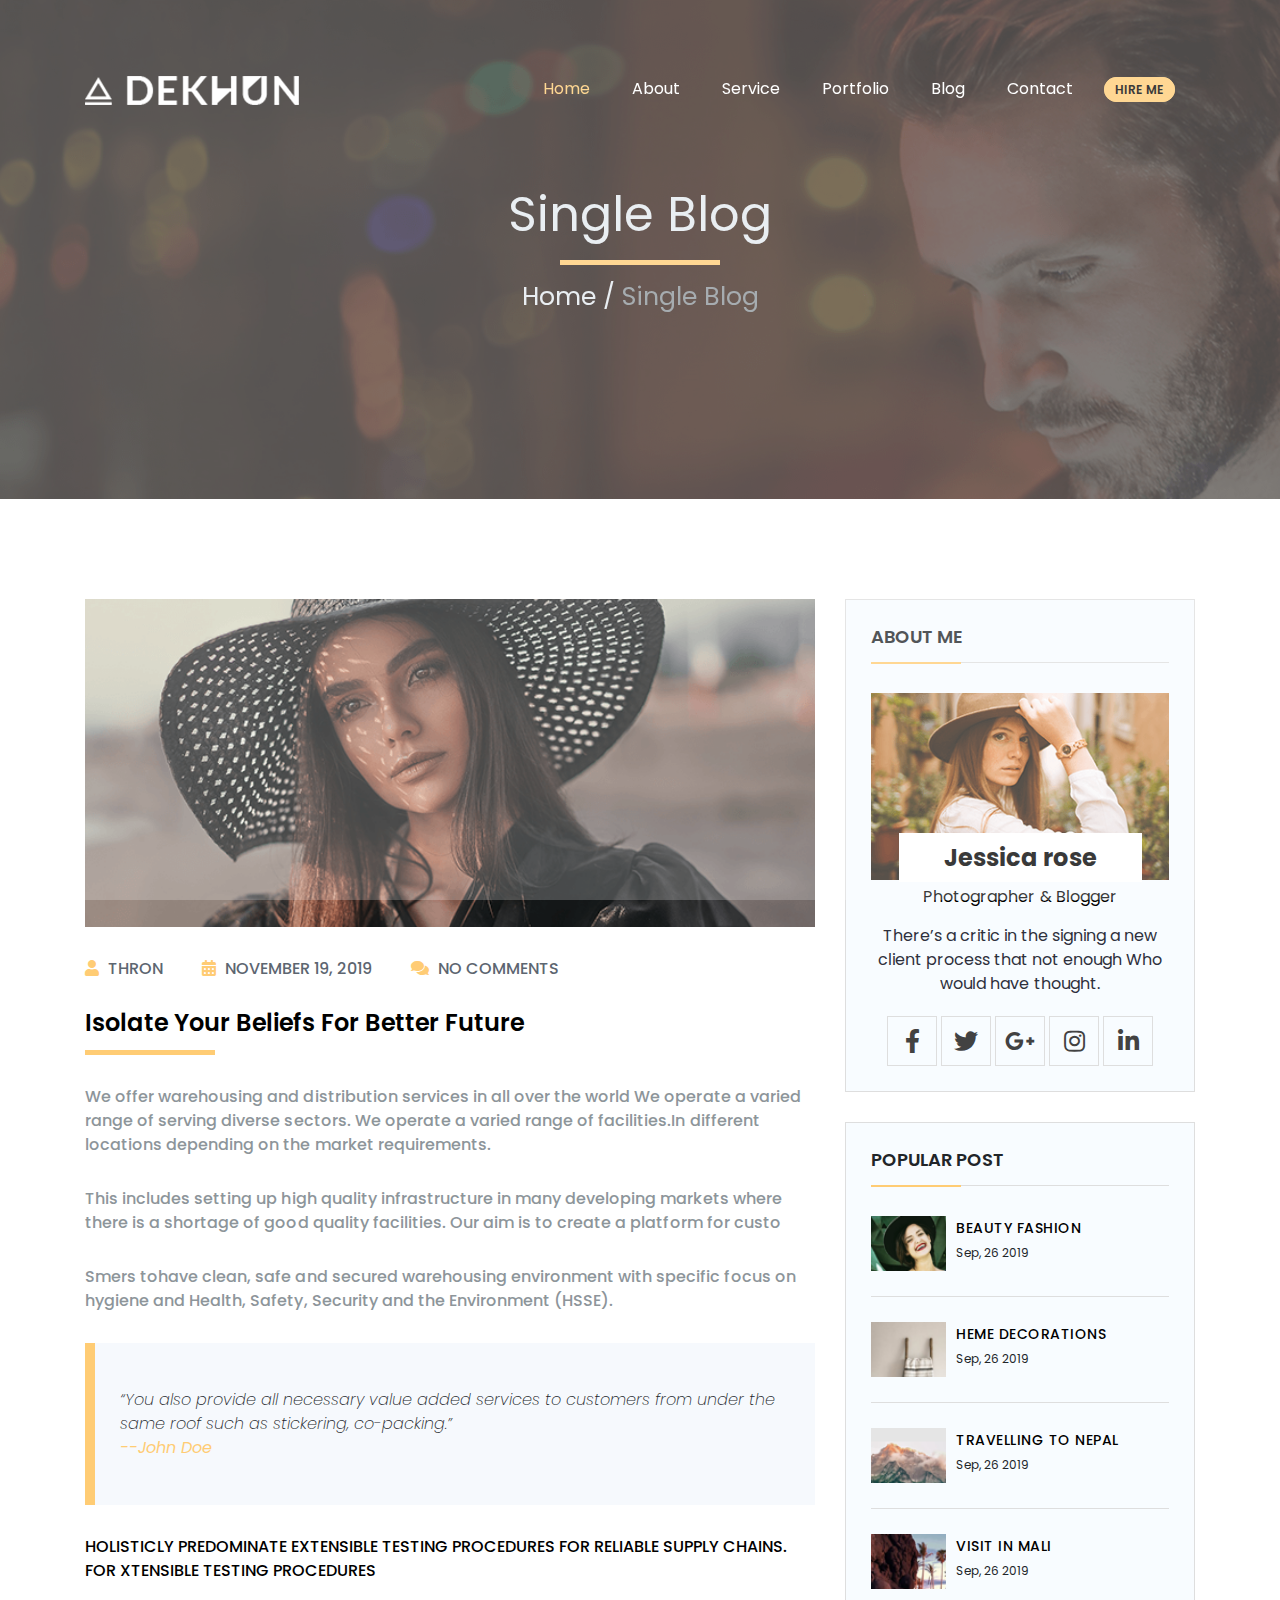
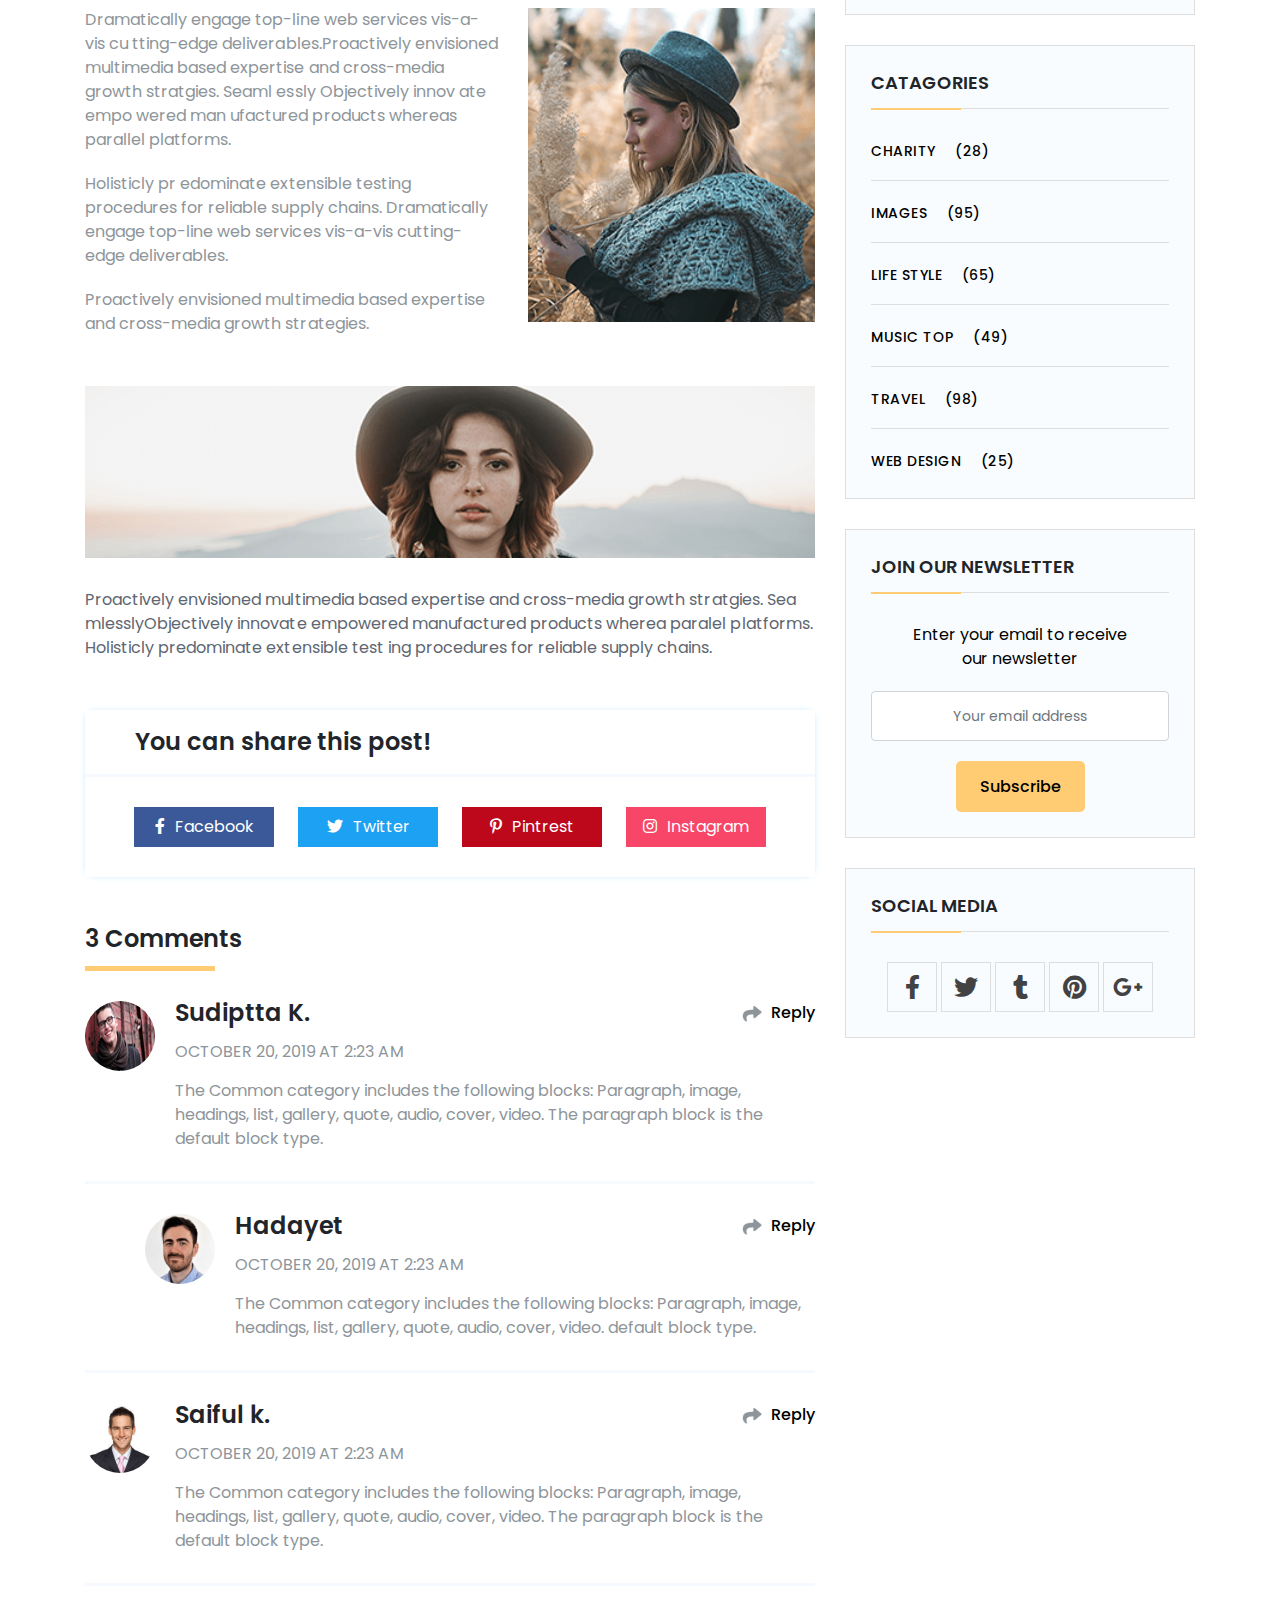
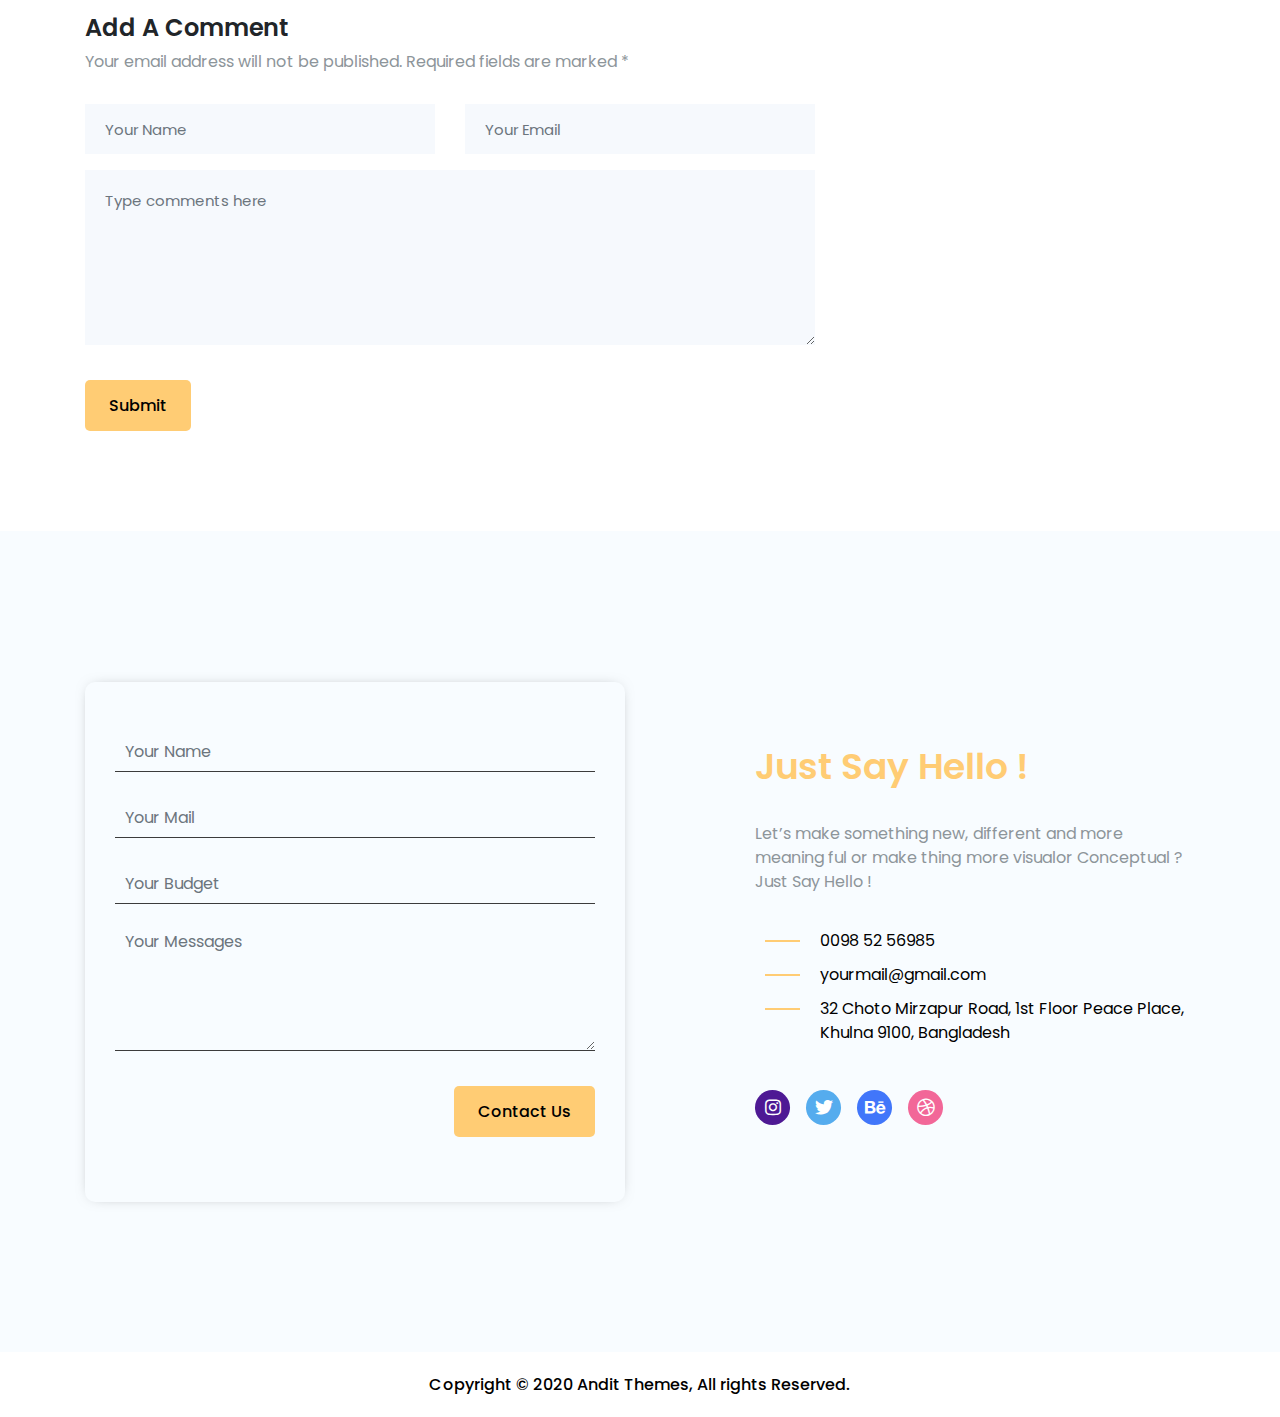
<file: blog-single.html>
<!DOCTYPE html>
<html lang="en" style="scroll-behavior: smooth;">
  <head>
    <meta charset="UTF-8" />
    <meta http-equiv="X-UA-Compatible" content="IE=edge" />
    <meta name="description" content="agency, ajax, clean, creative, free, " />
    <meta
      name="keywords"
      content="freelance, new, personal, photographers, portfolio, 	agency portfolio, clean portfolio, colourful, creative agency, creative portfolio, creative portfolio, flat design, freelancer portfolio, hosted fonts, lightweight, metro, modern portfolio, monster, porfolio, portfolio"
    />
    <meta name="viewport" content="initial-scale=1, maximum-scale=1" />
    <!-- Title-->
    <title>Blog Signle</title>

    <!--Favicon add-->
    <link rel="shortcut icon" type="image/gif" href="assets/fav.ico" />
    <!-- Bootstrap-->
    <link rel="stylesheet" href="assets/css/bootstrap.min.css" />
    <!-- pagepiling css-->
    <link rel="stylesheet" href="assets/css/slick.css" />
    <!--magnific-popup.cs-->
    <link rel="stylesheet" href="assets/css/magnific-popup.css" />
    <!--owl css-->
    <link rel="stylesheet" href="assets/css/owl.carousel.min.css" />
    <link rel="stylesheet" href="assets/css/owl.theme.default.min.css" />
    <!--	animate css-->
    <link rel="stylesheet" href="assets/css/animate.css" />
    <link rel="stylesheet" href="assets/font/flaticon.css" />
    <!--Fontawesom -->
    <link rel="stylesheet" href="assets/css/fontawesome.min.css" />
    <!--Font Famely-->
    <!-- reset-->
    <link rel="stylesheet" href="assets/css/reset.css" />
    <!-- style.css-->
    <link rel="stylesheet" href="assets/css/style.css" />
    <!-- responsive.css-->
    <link rel="stylesheet" href="assets/css/responsive.css" />
  </head>
  <body data-spy="scroll" data-target=".navbar" data-offset="65">
    <!-- preloader area Start-->
    <div id="preloader">
      <div id="status">
        <div class="sk-folding-cube">
          <div class="sk-cube1 sk-cube"></div>
          <div class="sk-cube2 sk-cube"></div>
          <div class="sk-cube4 sk-cube"></div>
          <div class="sk-cube3 sk-cube"></div>
        </div>
      </div>
    </div>
    <!-- preloader area end-->

    <!-- Header Area Start-->
    <header id="heder-two">
      <nav class="navbar navbar-expand-lg fixed-top navber-two-area">
        <div class="container">
          <a class="navbar-brand" href="index.html"
            ><img src="assets/img/Home-2/logo.png" alt="img"
          /></a>
          <button
            class="navbar-toggler"
            type="button"
            data-toggle="collapse"
            data-target="#navbarContent"
            aria-controls="navbarContent"
            aria-expanded="false"
            aria-label="Toggle navigation"
          >
            <i class="fas fa-bars"></i>
          </button>

          <div class="collapse navbar-collapse" id="navbarContent">
            <ul class="navbar-nav ml-auto" id="nav-toggle">
              <li class="nav-item dropdown">
                <a class="nav-link active" href="#!"
                  >Home <span class="sr-only">(current)</span></a
                >
                <div class="dropdown-content">
                  <a href="index.html">Home 01</a>
                  <a href="index-2.html">Home 02</a>
                  <a href="index-3.html">Home 03</a>
                </div>
              </li>
              <li class="nav-item">
                <a class="nav-link " href="#!">About</a>
              </li>
              <li class="nav-item">
                <a class="nav-link " href="#!">Service</a>
              </li>
              <li class="nav-item">
                <a class="nav-link " href="#!e">Portfolio</a>
              </li>
              <li class="nav-item dropdown">
                <a class="nav-link " href="#!">Blog</a>
                <div class="dropdown-content">
                  <a href="blog.html">Blog Grid</a>
                  <a href="blog-single.html">Blog-Single</a>
                  <a href="404.html">Error Page</a>
                </div>
              </li>
              <li class="nav-item">
                <a class="nav-link " href="#!">Contact</a>
              </li>
              <li data-brackets-id="31575" class="nav-item">
                <a class="btn-1 side-btn side-btn-2" href="#footer-three"
                  >HIRE ME</a
                >
              </li>
            </ul>
          </div>
        </div>
      </nav>
    </header>
    <!-- Header Area End-->

    <!-- Banner Area start-->
    <section id="banner-common-area">
      <div class="overaly-banner"></div>
      <div class="container">
        <div class="row">
          <div class="col-lg-12 col-md-12 col-sm-12 col-12">
            <div class="cmmon-heading-area-banner text-center">
              <h2>Single Blog</h2>
              <div class="commn-line"></div>
              <ul>
                <li><a href="index.html">Home /</a> Single Blog</li>
              </ul>
            </div>
          </div>
        </div>
      </div>
    </section>
    <!-- Banner Area End-->

    <!-- Blog Area start-->
    <section id="blog-single">
      <div class="container">
        <div class="row">
          <div class="col-lg-8 col-md-12 col-sm-12 col-12">
            <div class="blog-single-details">
              <div class="single-img">
                <img src="assets/img/blog/b-9.png" alt="img" />
              </div>
              <div class="blog-author">
                <ul>
                  <li><i class="fas fa-user"></i> <a href="#!">THRON</a></li>
                  <li>
                    <i class="fas fa-calendar-alt"></i>
                    <a href="#!">NOVEMBER 19, 2019</a>
                  </li>
                  <li>
                    <i class="fas fa-comments"></i> <a href="#!">NO COMMENTS</a>
                  </li>
                </ul>
              </div>
              <div class="single-items-details">
                <h3>Isolate Your Beliefs For Better Future</h3>
                <p>
                  We offer warehousing and distribution services in all over the
                  world We operate a varied range of serving diverse sectors. We
                  operate a varied range of facilities.In different locations
                  depending on the market requirements.
                </p>
                <p>
                  This includes setting up high quality infrastructure in many
                  developing markets where there is a shortage of good quality
                  facilities. Our aim is to create a platform for custo
                </p>
                <p>
                  Smers tohave clean, safe and secured warehousing environment
                  with specific focus on hygiene and Health, Safety, Security
                  and the Environment (HSSE).
                </p>
              </div>
              <blockquote>
                “You also provide all necessary value added services to
                customers from under the same roof such as stickering,
                co-packing.”
                <p>--John Doe</p>
              </blockquote>
              <div class="blog-sub-details">
                <h4>
                  Holisticly predominate extensible testing procedures for
                  reliable supply chains. for xtensible testing procedures
                </h4>
                <div class="row">
                  <div class="col-lg-7">
                    <div class="sub-para">
                      <p>
                        Dramatically engage top-line web services vis-a-vis cu
                        tting-edge deliverables.Proactively envisioned
                        multimedia based expertise and cross-media growth
                        stratgies. Seaml essly Objectively innov ate empo wered
                        man ufactured products whereas parallel platforms.
                      </p>
                      <p>
                        Holisticly pr edominate extensible testing procedures
                        for reliable supply chains. Dramatically engage top-line
                        web services vis-a-vis cutting-edge deliverables.
                      </p>
                      <p>
                        Proactively envisioned multimedia based expertise and
                        cross-media growth strategies.
                      </p>
                    </div>
                  </div>
                  <div class="col-lg-5">
                    <div class="sub-img-area">
                      <img src="assets/img/blog/b-10.png" alt="img" />
                    </div>
                  </div>
                </div>
                <div class="full-descreption">
                  <div class="full-img">
                    <img src="assets/img/blog/b-11.png" alt="img" />
                  </div>
                  <div class="full-para">
                    <p>
                      Proactively envisioned multimedia based expertise and
                      cross-media growth stratgies. Sea mlesslyObjectively
                      innovate empowered manufactured products wherea paralel
                      platforms. Holisticly predominate extensible test ing
                      procedures for reliable supply chains.
                    </p>
                  </div>
                </div>
              </div>
              <div class="share-area-post">
                <div class="share-area-heading">
                  <h3>You can share this post!</h3>
                </div>
                <ul>
                  <li class="facebook">
                    <a href="#" class="soical-icon"
                      ><i class="fab fa-facebook-f"></i>Facebook</a
                    >
                  </li>
                  <li class="twitter-s">
                    <a href="#" class="soical-icon"
                      ><i class="fab fa-twitter"></i>Twitter</a
                    >
                  </li>
                  <li class="pinterest">
                    <a href="#" class="soical-icon"
                      ><i class="fab fa-pinterest-p"></i>Pintrest</a
                    >
                  </li>
                  <li class="instagram-s">
                    <a href="#" class="soical-icon"
                      ><i class="fab fa-instagram"></i>Instagram</a
                    >
                  </li>
                </ul>
              </div>
              <div class="comments-area">
                <div class="comments-area-hrading">
                  <h3>3 Comments</h3>
                </div>
                <div class="comment-items">
                  <ul>
                    <li>
                      <div class="comments-img">
                        <img src="assets/img/home-3/com-1.png" alt="" />
                      </div>
                      <div class="comments-details">
                        <div class="comment-name">
                          <div class="name-author-comm">
                            <h3>Sudiptta K.</h3>
                          </div>
                          <div class="replay-area">
                            <a href="#!"
                              ><img src="assets/img/home-3/replay.png" alt="" />
                              Reply</a
                            >
                          </div>
                        </div>
                        <div class="comment-date">
                          <p>OCTOBER 20, 2019 AT 2:23 AM</p>
                        </div>
                        <div class="comment-para">
                          <p>
                            The Common category includes the following blocks:
                            Paragraph, image, headings, list, gallery, quote,
                            audio, cover, video. The paragraph block is the
                            default block type.
                          </p>
                        </div>
                      </div>
                    </li>
                    <li class="padding-area">
                      <div class="comments-img">
                        <img src="assets/img/home-3/com-2.png" alt="" />
                      </div>
                      <div class="comments-details">
                        <div class="comment-name">
                          <div class="name-author-comm">
                            <h3>Hadayet</h3>
                          </div>
                          <div class="replay-area">
                            <a href="#!"
                              ><img src="assets/img/home-3/replay.png" alt="" />
                              Reply</a
                            >
                          </div>
                        </div>
                        <div class="comment-date">
                          <p>OCTOBER 20, 2019 AT 2:23 AM</p>
                        </div>
                        <div class="comment-para">
                          <p>
                            The Common category includes the following blocks:
                            Paragraph, image, headings, list, gallery, quote,
                            audio, cover, video. default block type.
                          </p>
                        </div>
                      </div>
                    </li>
                    <li>
                      <div class="comments-img">
                        <img src="assets/img/home-3/comm-3.png" alt="" />
                      </div>
                      <div class="comments-details">
                        <div class="comment-name">
                          <div class="name-author-comm">
                            <h3>Saiful k.</h3>
                          </div>
                          <div class="replay-area">
                            <a href="#!"
                              ><img src="assets/img/home-3/replay.png" alt="" />
                              Reply</a
                            >
                          </div>
                        </div>
                        <div class="comment-date">
                          <p>OCTOBER 20, 2019 AT 2:23 AM</p>
                        </div>
                        <div class="comment-para">
                          <p>
                            The Common category includes the following blocks:
                            Paragraph, image, headings, list, gallery, quote,
                            audio, cover, video. The paragraph block is the
                            default block type.
                          </p>
                        </div>
                      </div>
                    </li>
                  </ul>
                </div>
                <div class="add-comments-area">
                  <h3>Add A Comment</h3>
                  <p>
                    Your email address will not be published. Required fields
                    are marked *
                  </p>
                  <form action="#" id="comments">
                    <div class="row">
                      <div class="col-lg-6">
                        <div class="form-group">
                          <input
                            type="text"
                            class="form-control"
                            placeholder="Your Name"
                            required
                          />
                        </div>
                      </div>
                      <div class="col-lg-6">
                        <div class="form-group">
                          <input
                            type="text"
                            class="form-control"
                            placeholder="Your Email"
                            required
                          />
                        </div>
                      </div>
                      <div class="col-lg-12">
                        <div class="form-group">
                          <textarea
                            class="form-control"
                            rows="6"
                            placeholder="Type comments here"
                            required
                          ></textarea>
                        </div>
                        <div class="comments-button">
                          <button class="btn-3">Submit</button>
                        </div>
                      </div>
                    </div>
                  </form>
                </div>
              </div>
            </div>
          </div>
          <div class="col-lg-4 col-md-12 col-sm-12 col-12">
            <div class="sider-bar-wedget">
              <div class="wedget wedget-about">
                <h3 class="widget-title">about me</h3>
                <div class="about-side-wedget">
                  <div class="about-me-sidewedget-img">
                    <img src="assets/img/home-3/a.png" alt="img" />
                  </div>
                  <div class="about-me-sidewedget-details">
                    <div class="about-me-sidewedget-heading">
                      <h3><a href="blog-single.html">Jessica rose</a></h3>
                    </div>
                    <div class="about-me-sidewedget-sub-heading">
                      <p>
                        <a href="blog-single.html"
                          >Photographer &amp; Blogger</a
                        >
                      </p>
                    </div>
                    <div class="about-me-sidewedget-para">
                      <p>
                        There’s a critic in the signing a new client process
                        that not enough Who would have thought.
                      </p>
                    </div>
                    <div class="about-me-sidewedget-icon">
                      <div class="social-icon-item">
                        <a href="https://www.facebook.com" target="_blank"
                          ><i class="fab fa-facebook-f"></i
                        ></a>
                        <a href="https://twitter.com/" target="_blank"
                          ><i class="fab fa-twitter"></i
                        ></a>
                        <a href="https://www.google.com/" target="_blank"
                          ><i class="fab fa-google-plus-g"></i
                        ></a>
                        <a href="https://www.instagram.com/" target="_blank"
                          ><i class="fab fa-instagram"></i
                        ></a>
                        <a href="https://www.linkedin.com" target="_blank"
                          ><i class="fab fa-linkedin-in"></i
                        ></a>
                      </div>
                    </div>
                  </div>
                </div>
              </div>

              <div class="wedget wedget-about">
                <h3 class="widget-title">Popular Post</h3>
                <div class="popular-post-area">
                  <ul>
                    <li>
                      <div class="popular-img">
                        <a href="blog-single.html"
                          ><img src="assets/img/home-3/res-1.png" alt="img"
                        /></a>
                      </div>
                      <div class="popular-date">
                        <p><a href="blog-single.html">Beauty Fashion</a></p>
                        <span>Sep, 26 2019</span>
                      </div>
                    </li>
                    <li>
                      <div class="popular-img">
                        <a href="blog-single.html"
                          ><img src="assets/img/home-3/res-2.png" alt="img"
                        /></a>
                      </div>
                      <div class="popular-date">
                        <p><a href="blog-single.html">HEME DECORATIONS</a></p>
                        <span>Sep, 26 2019</span>
                      </div>
                    </li>
                    <li>
                      <div class="popular-img">
                        <a href="blog-single.html"
                          ><img src="assets/img/home-3/res-3.png" alt="img"
                        /></a>
                      </div>
                      <div class="popular-date">
                        <p>
                          <a href="blog-single.html">TRAVELLINg TO nepal</a>
                        </p>
                        <span>Sep, 26 2019</span>
                      </div>
                    </li>
                    <li>
                      <div class="popular-img">
                        <a href="blog-single.html"
                          ><img src="assets/img/home-3/res-4.png" alt="img"
                        /></a>
                      </div>
                      <div class="popular-date">
                        <p><a href="blog-single.html">VISIT IN MALI</a></p>
                        <span>Sep, 26 2019</span>
                      </div>
                    </li>
                  </ul>
                </div>
              </div>

              <div class="wedget wedget-about">
                <h3 class="widget-title">catagories</h3>
                <div class="catagory-area">
                  <ul>
                    <li>
                      <a href="blog-single.html">Charity <span>(28)</span></a>
                    </li>
                    <li>
                      <a href="blog-single.html">Images <span>(95)</span></a>
                    </li>
                    <li>
                      <a href="blog-single.html"
                        >Life Style <span>(65)</span>
                      </a>
                    </li>
                    <li>
                      <a href="blog-single.html">Music Top <span>(49)</span></a>
                    </li>
                    <li>
                      <a href="blog-single.html">Travel <span>(98)</span></a>
                    </li>
                    <li>
                      <a href="blog-single.html"
                        >web Design <span>(25)</span></a
                      >
                    </li>
                  </ul>
                </div>
              </div>

              <div class="wedget wedget-about">
                <h3 class="widget-title">join our newsletter</h3>
                <div class="news-area">
                  <p>Enter your email to receive our newsletter</p>
                  <input
                    type="text"
                    class="form-control"
                    placeholder="Your email address"
                    required
                  />
                  <div class="sub-arae">
                    <button type="submit" class="btn-3">Subscribe</button>
                  </div>
                </div>
              </div>

              <div class="wedget wedget-about">
                <h3 class="widget-title">Social Media</h3>
                <div class="soical-icon-area-blog">
                  <div class="social-icon-item">
                    <a href="https://www.facebook.com" target="_blank"
                      ><i class="fab fa-facebook-f"></i
                    ></a>
                    <a href="https://twitter.com/" target="_blank"
                      ><i class="fab fa-twitter"></i
                    ></a>
                    <a href="https://www.tumblr.com/" target="_blank"
                      ><i class="fab fa-tumblr"></i
                    ></a>
                    <a href="https://www.pinterest.com/" target="_blank"
                      ><i class="fab fa-pinterest"></i
                    ></a>
                    <a href="https://www.google.com/" target="_blank"
                      ><i class="fab fa-google-plus-g"></i
                    ></a>
                  </div>
                </div>
              </div>
            </div>
          </div>
        </div>
      </div>
    </section>
    <!-- Blog Area End-->

    <!-- footer area Start-->
    <footer id="footer-three">
      <div class="container">
        <div class="row padding-bottom-150">
          <div class="col-lg-6 col-md-12 col-sm-12 col-12">
            <div class="contact-form-area-three">
              <form action="#">
                <div class="form-group">
                  <input
                    type="text"
                    class="form-control"
                    placeholder="Your Name"
                    required
                  />
                  <div class="label-box"></div>
                </div>
                <div class="form-group">
                  <input
                    type="text"
                    class="form-control"
                    placeholder="Your Mail"
                    required
                  />
                  <div class="label-box"></div>
                </div>
                <div class="form-group">
                  <input
                    type="text"
                    class="form-control"
                    placeholder="Your Budget"
                    required
                  />
                  <div class="label-box"></div>
                </div>
                <div class="form-group">
                  <textarea
                    class="form-control"
                    rows="5"
                    placeholder="Your Messages"
                    required
                  ></textarea>
                  <div class="label-box"></div>
                </div>
                <div class="form-btn text-right">
                  <button class="btn-3">Contact Us</button>
                </div>
              </form>
            </div>
          </div>
          <div class="col-lg-6 col-md-12 col-sm-12 col-12">
            <div class="contact-details-three">
              <div class="contact-descreption-three">
                <h2>Just Say Hello !</h2>
                <p>
                  Let’s make something new, different and more meaning ful or
                  make thing more visualor Conceptual ? Just Say Hello !
                </p>
              </div>
              <div class="contact-location-three">
                <ul>
                  <li>
                    <a href="tel:00985256985">0098 52 56985</a>
                  </li>
                  <li>
                    <a href="mailto:yourmail@gmail.com">yourmail@gmail.com</a>
                  </li>
                  <li>
                    32 Choto Mirzapur Road, 1st Floor Peace Place, Khulna 9100,
                    Bangladesh
                  </li>
                </ul>
              </div>
              <div class="soical-icon-contact-three">
                <ul>
                  <li>
                    <a href="#!"><i class="fab fa-instagram instagram"></i></a>
                    <a href="#!"><i class="fab fa-twitter twitter"></i></a>
                    <a href="#!"><i class="fab fa-behance behance"></i></a>
                    <a href="#!"><i class="fab fa-dribbble dribbble"></i></a>
                  </li>
                </ul>
              </div>
            </div>
          </div>
        </div>
      </div>
      <div id="copy-right-commeon">
        <div class="container">
          <div class="row">
            <div class="col-lg-12">
              <div class="copy-right-text-common text-center">
                <p>Copyright © 2020 Andit Themes, All rights Reserved.</p>
              </div>
            </div>
          </div>
        </div>
      </div>
    </footer>
    <!-- footer area end-->

    <!-- Main js -->
    <script src="assets/js/jquery-3.3.1.min.js"></script>
    <!-- Bootstrap-->
    <script src="assets/js/bootstrap.min.js"></script>
    <!-- owl.carousel-->
    <script src="assets/js/owl.carousel.min.js"></script>
    <!-- pagepiling.js-->
    <script src="assets/js/wow.min.js"></script>
    <!-- magnify-popup-->
    <script src="assets/js/wow.min.js"></script>

    <script src="assets/js/images-loded.min.js"></script>
    <script src="assets/js/smoothscroll.js"></script>
    <!-- typed.js-->

    <script src="assets/js/isotope.pkgd.min.js"></script>

    <!-- html5shiv-->
    <script src="assets/js/html5shiv.js"></script>

    <!-- respondl-->
    <script src="assets/js/respond.min.js"></script>

    <!-- prettifyl-->
    <script src="assets/js/prettify.js"></script>

    <!-- custom-->
    <script src="assets/js/custom.js"></script>
    <script src="assets/js/custom-2.js"></script>
  </body>
</html>
</file>
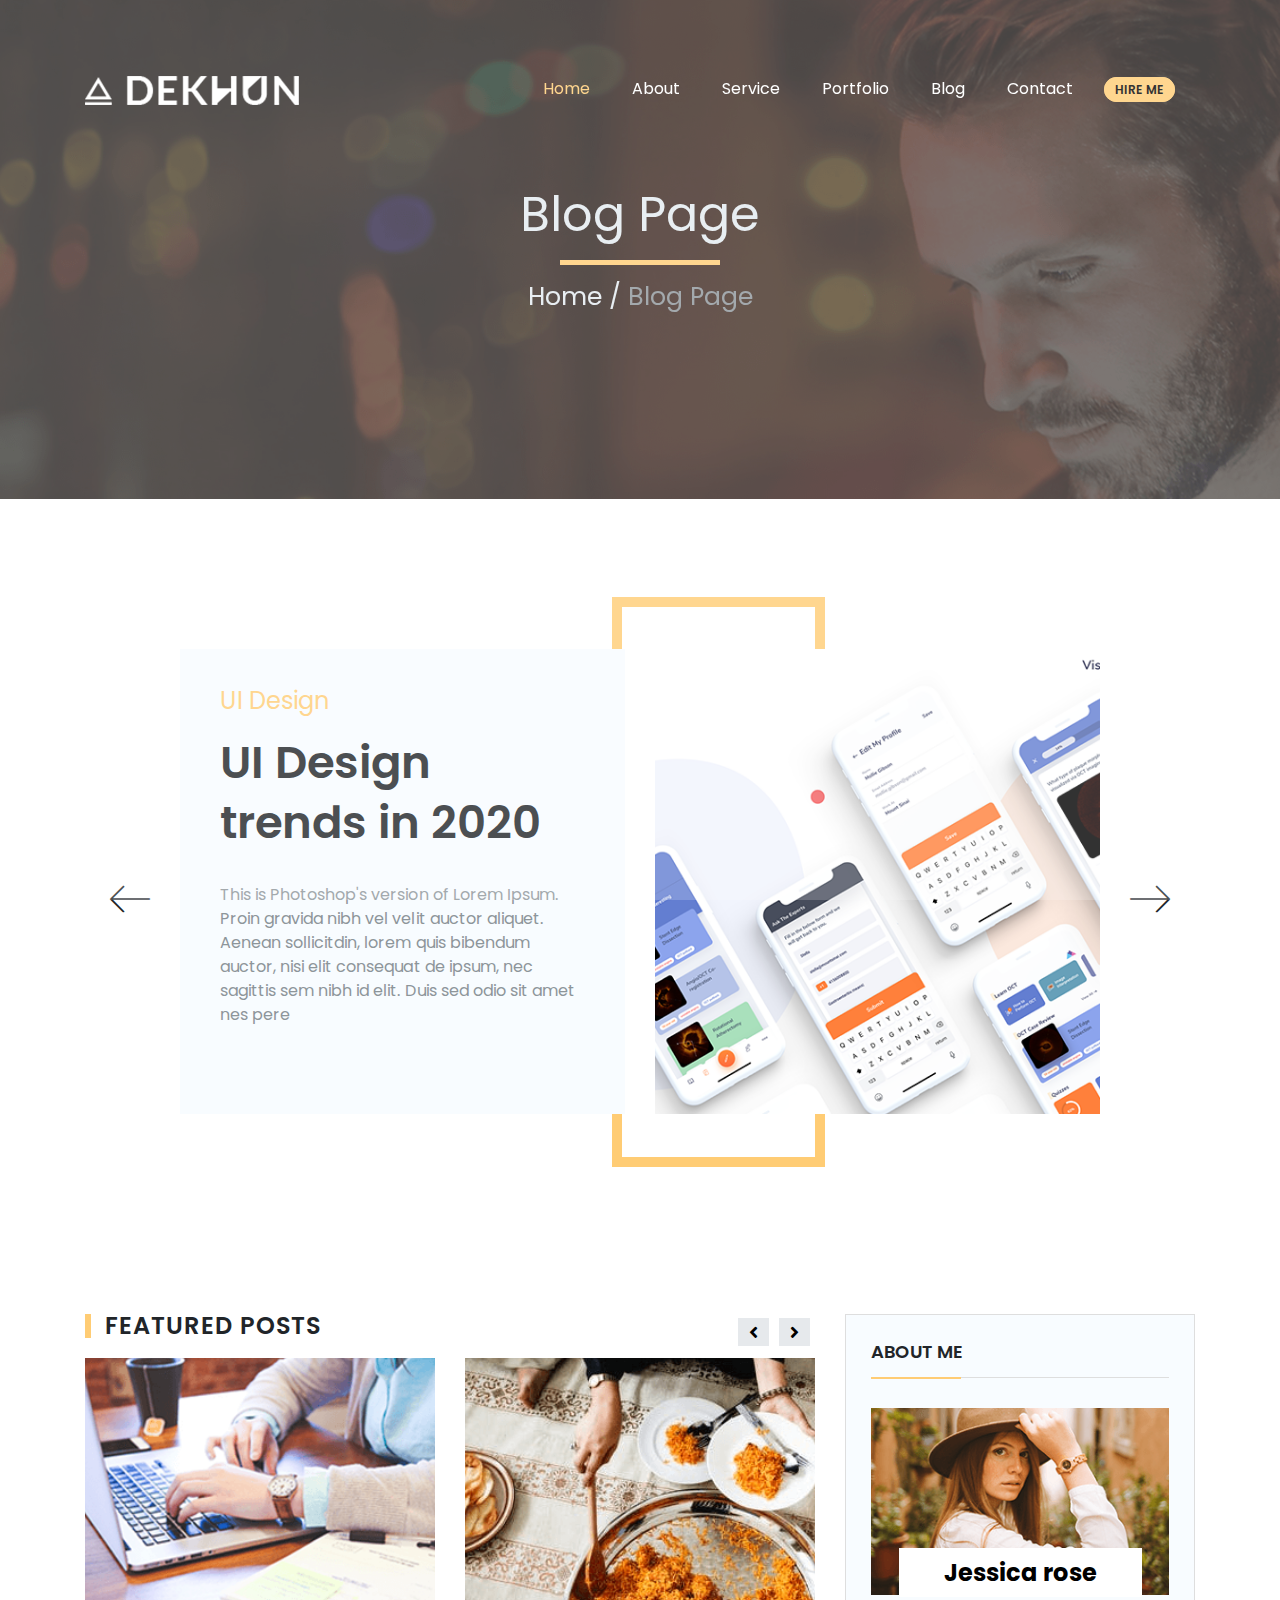
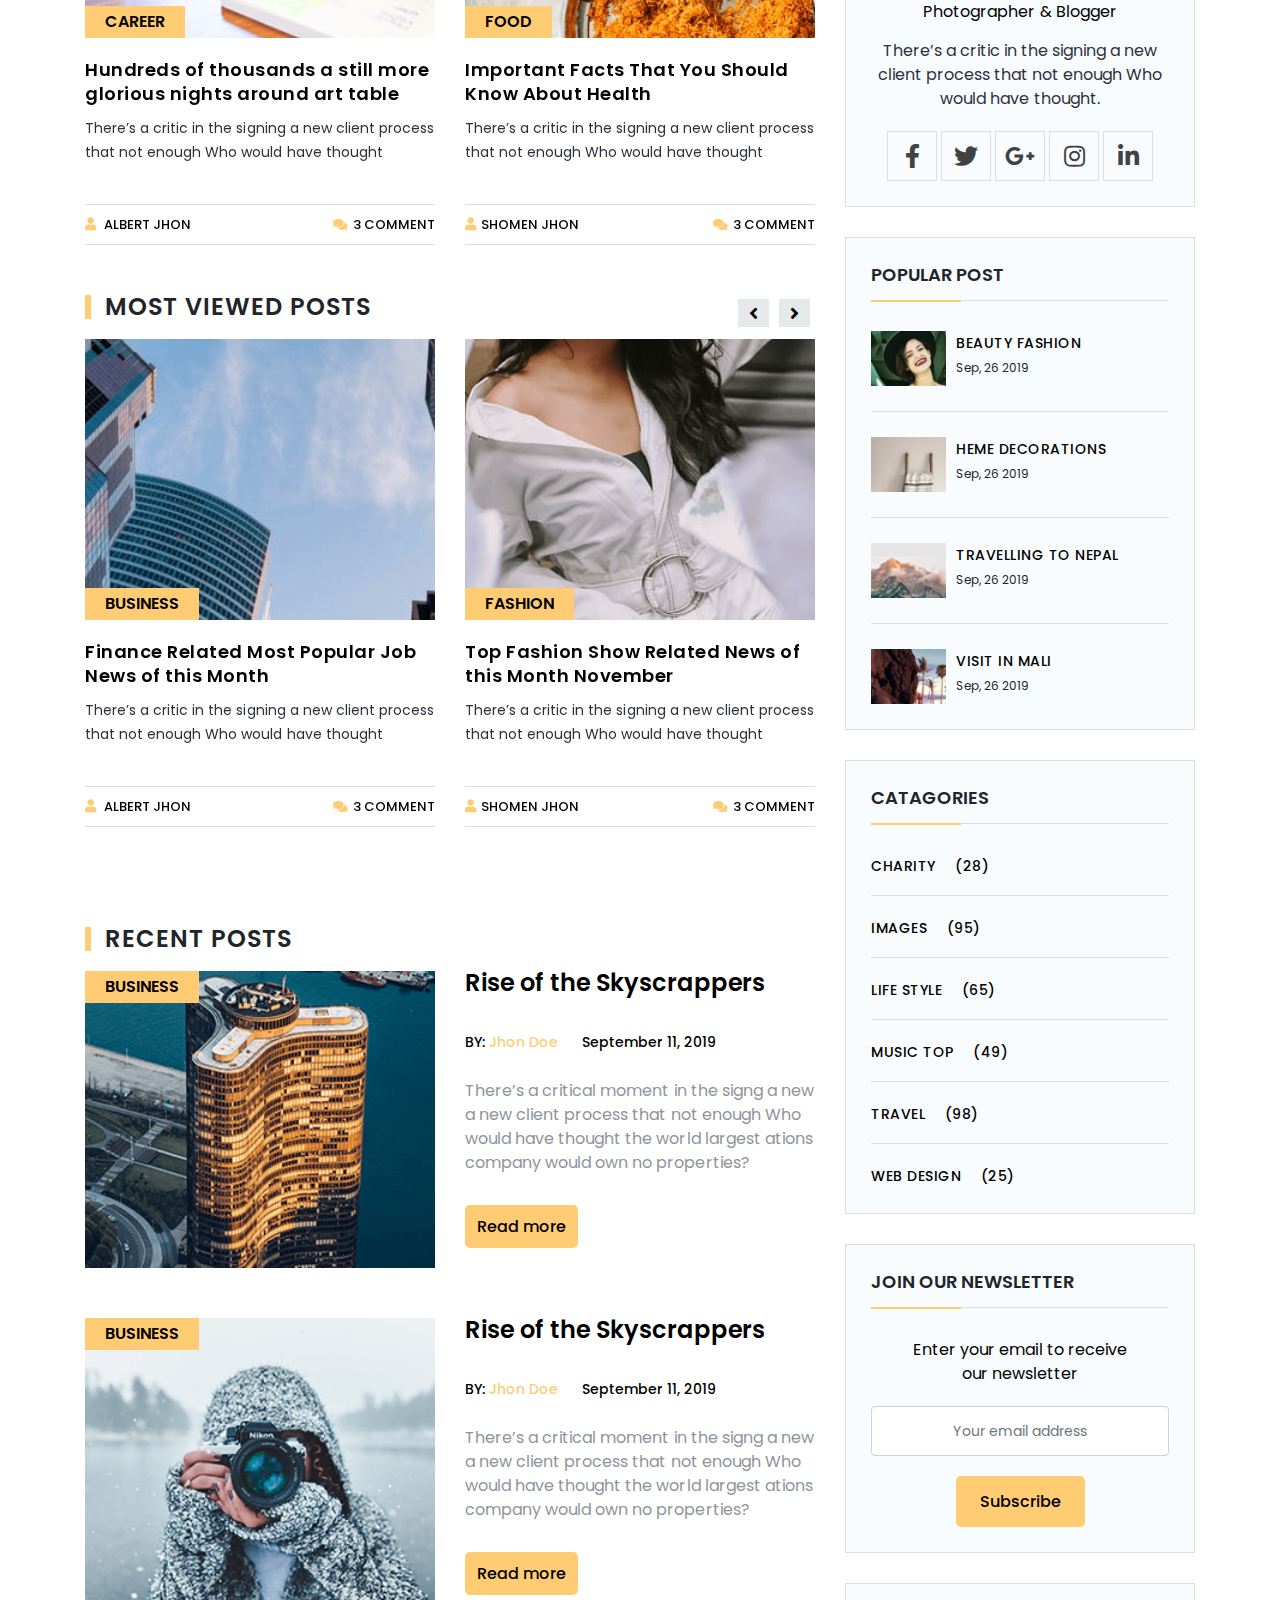
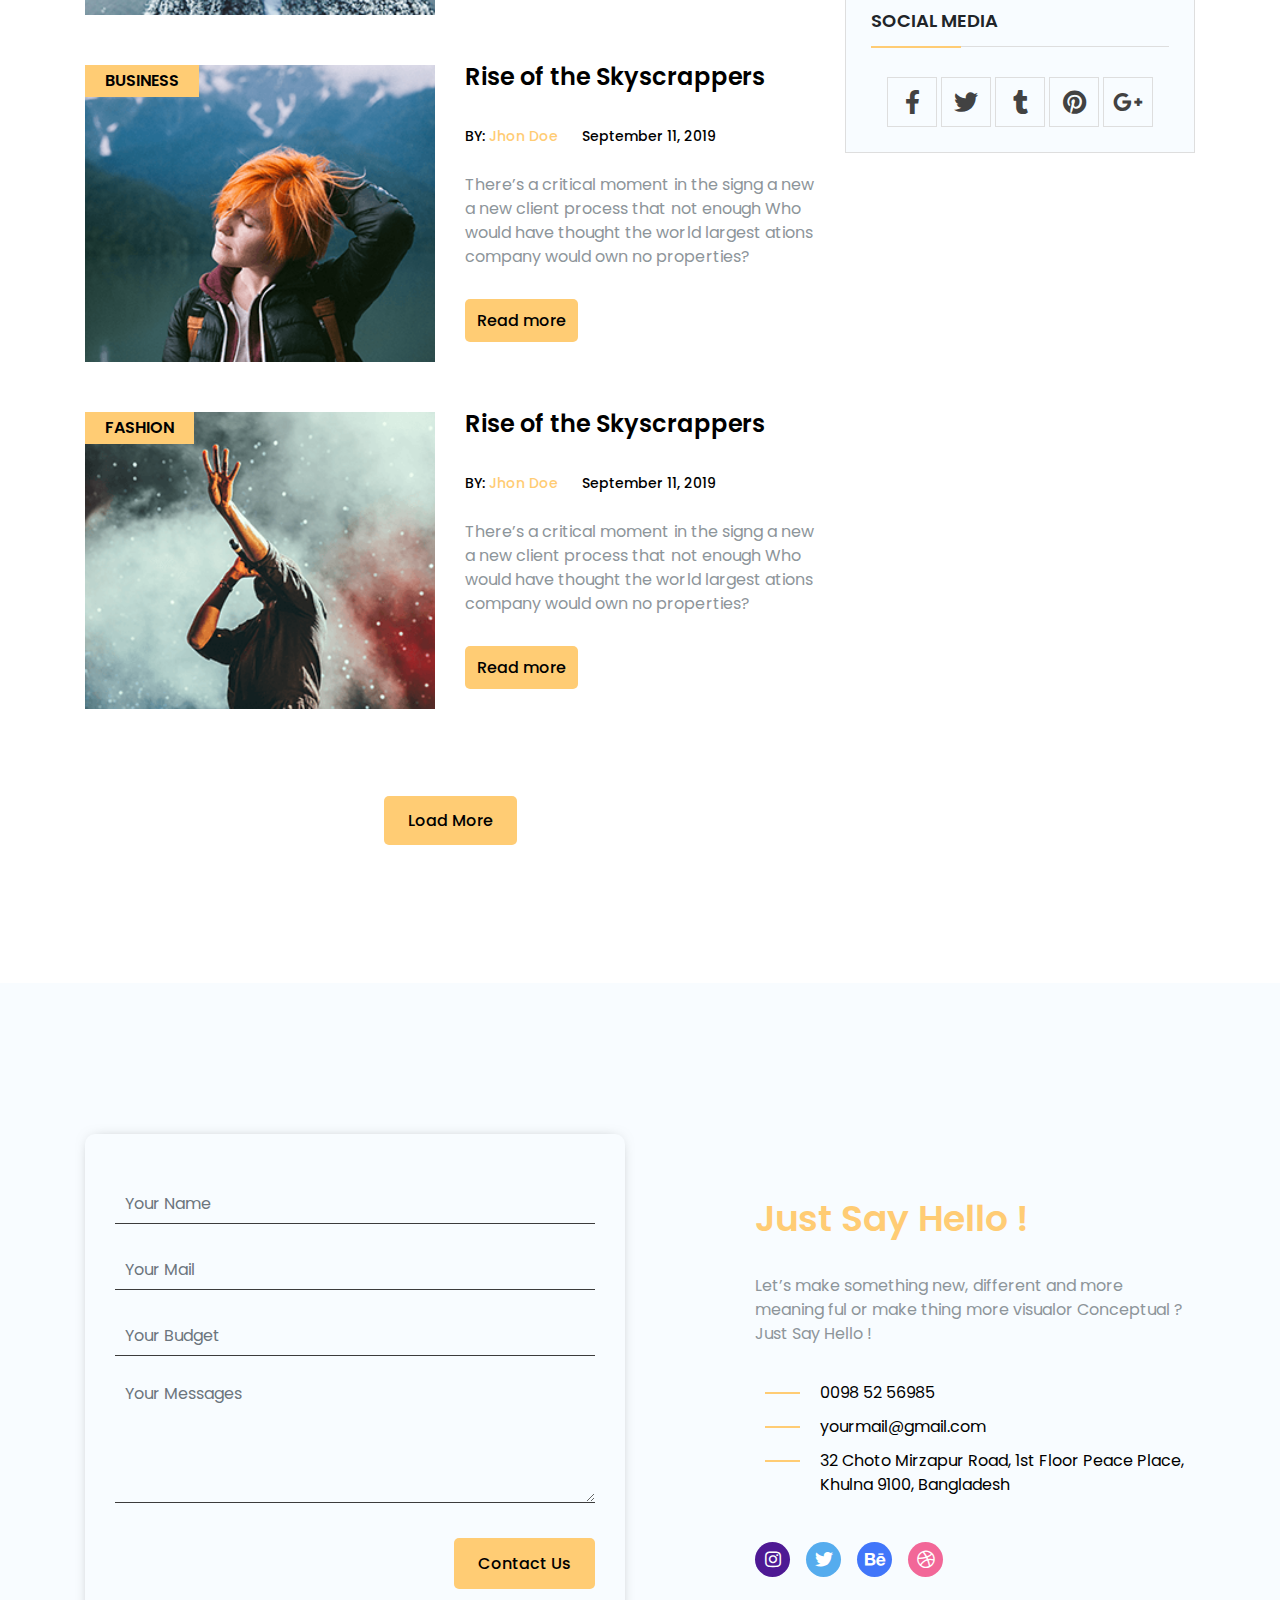
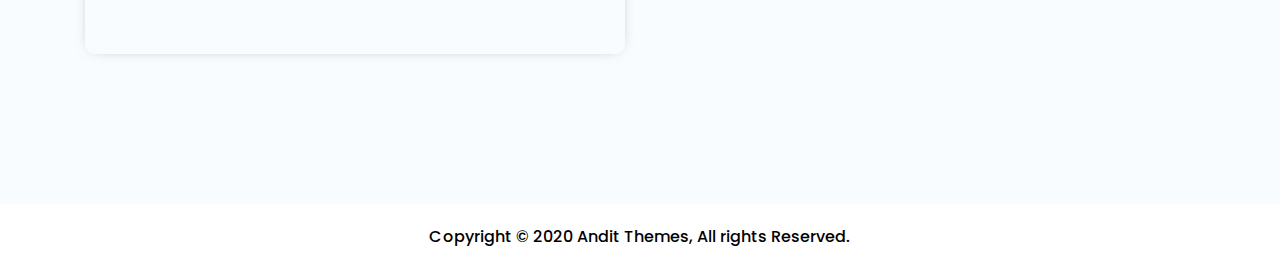
<file: blog.html>
<!DOCTYPE html>
<html lang="en" style="scroll-behavior: smooth;">
  <head>
    <meta charset="UTF-8" />
    <meta http-equiv="X-UA-Compatible" content="IE=edge" />
    <meta name="description" content="agency, ajax, clean, creative, free, " />
    <meta
      name="keywords"
      content="freelance, new, personal, photographers, portfolio, 	agency portfolio, clean portfolio, colourful, creative agency, creative portfolio, creative portfolio, flat design, freelancer portfolio, hosted fonts, lightweight, metro, modern portfolio, monster, porfolio, portfolio"
    />
    <meta name="viewport" content="initial-scale=1, maximum-scale=1" />
    <!-- Title-->
    <title>Blog Page</title>

    <!--Favicon add-->
    <link rel="shortcut icon" type="image/gif" href="assets/fav.ico" />
    <!-- Bootstrap-->
    <link rel="stylesheet" href="assets/css/bootstrap.min.css" />
    <!-- pagepiling css-->
    <link rel="stylesheet" href="assets/css/slick.css" />
    <!--magnific-popup.cs-->
    <link rel="stylesheet" href="assets/css/magnific-popup.css" />
    <!--owl css-->
    <link rel="stylesheet" href="assets/css/owl.carousel.min.css" />
    <link rel="stylesheet" href="assets/css/owl.theme.default.min.css" />
    <!--	animate css-->
    <link rel="stylesheet" href="assets/css/animate.css" />
    <link rel="stylesheet" href="assets/font/flaticon.css" />
    <!--Fontawesom -->
    <link rel="stylesheet" href="assets/css/fontawesome.min.css" />
    <!--Font Famely-->
    <!-- reset-->
    <link rel="stylesheet" href="assets/css/reset.css" />
    <!-- style.css-->
    <link rel="stylesheet" href="assets/css/style.css" />
    <!-- responsive.css-->
    <link rel="stylesheet" href="assets/css/responsive.css" />
  </head>
  <body data-spy="scroll" data-target=".navbar" data-offset="65">
    <!-- preloader area Start-->
    <div id="preloader">
      <div id="status">
        <div class="sk-folding-cube">
          <div class="sk-cube1 sk-cube"></div>
          <div class="sk-cube2 sk-cube"></div>
          <div class="sk-cube4 sk-cube"></div>
          <div class="sk-cube3 sk-cube"></div>
        </div>
      </div>
    </div>
    <!-- preloader area end-->

    <!-- Header Area Start-->
    <header id="heder-two">
      <nav class="navbar navbar-expand-lg fixed-top navber-two-area">
        <div class="container">
          <a class="navbar-brand" href="index.html"
            ><img src="assets/img/Home-2/logo.png" alt="img"
          /></a>
          <button
            class="navbar-toggler"
            type="button"
            data-toggle="collapse"
            data-target="#navbarContent"
            aria-controls="navbarContent"
            aria-expanded="false"
            aria-label="Toggle navigation"
          >
            <i class="fas fa-bars"></i>
          </button>

          <div class="collapse navbar-collapse" id="navbarContent">
            <ul class="navbar-nav ml-auto" id="nav-toggle">
              <li class="nav-item dropdown">
                <a class="nav-link active" href="#!"
                  >Home <span class="sr-only">(current)</span
                  ><i class="fas fa-angle-down"></i
                ></a>
                <div class="dropdown-content">
                  <a href="index.html">Home 01</a>
                  <a href="index-2.html">Home 02</a>
                  <a href="index-3.html">Home 03</a>
                </div>
              </li>
              <li class="nav-item">
                <a class="nav-link " href="#!">About</a>
              </li>
              <li class="nav-item">
                <a class="nav-link " href="#service-three">Service</a>
              </li>
              <li class="nav-item">
                <a class="nav-link " href="#work-area-three">Portfolio</a>
              </li>
              <li class="nav-item dropdown">
                <a class="nav-link " href="#blog-three"
                  >Blog<i class="fas fa-angle-down"></i
                ></a>
                <div class="dropdown-content">
                  <a href="blog.html">Blog Grid</a>
                  <a href="blog-single.html">Blog-Single</a>
                  <a href="404.html">Error Page</a>
                </div>
              </li>
              <li class="nav-item">
                <a class="nav-link " href="#!">Contact</a>
              </li>
              <li data-brackets-id="31575" class="nav-item">
                <a class="btn-1 side-btn side-btn-2" href="#footer-three"
                  >HIRE ME</a
                >
              </li>
            </ul>
          </div>
        </div>
      </nav>
    </header>
    <!-- Header Area End-->

    <!-- Banner Area start-->
    <section id="banner-common-area">
      <div class="overaly-banner"></div>
      <div class="container">
        <div class="row">
          <div class="col-lg-12 col-md-12 col-sm-12 col-12">
            <div class="cmmon-heading-area-banner text-center">
              <h2>Blog Page</h2>
              <div class="commn-line"></div>
              <ul>
                <li><a href="index.html">Home /</a> Blog Page</li>
              </ul>
            </div>
          </div>
        </div>
      </div>
    </section>
    <!-- Banner Area End-->

    <!-- Blog Area start-->
    <section id="blog-main-content">
      <div class="container">
        <div class="row" id="blog-devided-one">
          <div class="col-lg-10 offset-lg-1 col-md-12 col-sm-12 col-12">
            <div class="slider-back-img">
              <img src="assets/img/home-3/s.png" alt="img" />
            </div>
            <div class="blog-area-slider-content owl-carousel owl-theme">
              <div class="blog-area-slider-item">
                <div class="row">
                  <div class="col-lg-6 col-md-6 col-sm-12 col-12">
                    <div class="blog-slider-text-area">
                      <h3>UI Design</h3>
                      <h2 class="title">UI Design trends in 2020</h2>
                      <p class="para-wrapper">
                        This is Photoshop's version of Lorem Ipsum. Proin
                        gravida nibh vel velit auctor aliquet. Aenean
                        sollicitdin, lorem quis bibendum auctor, nisi elit
                        consequat de ipsum, nec sagittis sem nibh id elit. Duis
                        sed odio sit amet nes pere
                      </p>
                    </div>
                  </div>
                  <div class="col-lg-6 col-md-6 col-sm-12 col-12">
                    <div class="blog-slider-img">
                      <img
                        src="assets/img/home-3/test.png"
                        alt=""
                        class="img-slider"
                      />
                    </div>
                  </div>
                </div>
              </div>
              <div class="blog-area-slider-item">
                <div class="row">
                  <div class="col-lg-6 col-md-6 col-sm-12 col-12">
                    <div class="blog-slider-text-area">
                      <h3>WEB Design</h3>
                      <h2 class="title">UI Design trends in 2020</h2>
                      <p class="para-wrapper">
                        This is Photoshop's version of Lorem Ipsum. Proin
                        gravida nibh vel velit auctor aliquet. Aenean
                        sollicitdin, lorem quis bibendum auctor, nisi elit
                        consequat de ipsum, nec sagittis sem nibh id elit. Duis
                        sed odio sit amet nes pere
                      </p>
                    </div>
                  </div>
                  <div class="col-lg-6 col-md-6 col-sm-12 col-12">
                    <div class="blog-slider-img">
                      <img
                        src="assets/img/home-3/test.png"
                        alt=""
                        class="img-slider"
                      />
                    </div>
                  </div>
                </div>
              </div>
              <div class="blog-area-slider-item">
                <div class="row">
                  <div class="col-lg-6 col-md-6 col-sm-12 col-12">
                    <div class="blog-slider-text-area">
                      <h3>UX Design</h3>
                      <h2 class="title">UI Design trends in 2020</h2>
                      <p class="para-wrapper">
                        This is Photoshop's version of Lorem Ipsum. Proin
                        gravida nibh vel velit auctor aliquet. Aenean
                        sollicitdin, lorem quis bibendum auctor, nisi elit
                        consequat de ipsum, nec sagittis sem nibh id elit. Duis
                        sed odio sit amet nes pere
                      </p>
                    </div>
                  </div>
                  <div class="col-lg-6 col-md-6 col-sm-12 col-12">
                    <div class="blog-slider-img">
                      <img
                        src="assets/img/home-3/test.png"
                        alt=""
                        class="img-slider"
                      />
                    </div>
                  </div>
                </div>
              </div>
            </div>
          </div>
        </div>
        <div class="wedget-blog" id="blog-devided">
          <div class="row">
            <div class="col-lg-8 col-md-12 col-sm-12 col-12">
              <div class="blog-content-wedget">
                <div class="post-slider-wedget">
                  <div class="wedget-heading-side">
                    <h3>Featured posts</h3>
                  </div>
                  <div
                    class="post-slider-common-content owl-carousel owl-theme"
                    id="content-blog"
                  >
                    <div class="post-slider-items ">
                      <div class="img-items">
                        <a href="blog-single.html"
                          ><img src="assets/img/blog/b-1.png" alt="img"
                        /></a>
                        <a href="blog-single.html" class="tags-catagory"
                          >CAREER</a
                        >
                      </div>
                      <div class="details-area">
                        <h4>
                          <a href="blog-single.html"
                            >Hundreds of thousands a still more glorious nights
                            around art table</a
                          >
                        </h4>
                        <p>
                          There’s a critic in the signing a new client process
                          that not enough Who would have thought
                        </p>
                        <div class="author-area">
                          <div class="author-name">
                            <a href="blog-single.html"
                              ><i class="fas fa-user"></i> Albert jhon</a
                            >
                          </div>
                          <div class="author-comment">
                            <a href="blog-single.html"
                              ><i class="fas fa-comments"></i>3 Comment</a
                            >
                          </div>
                        </div>
                      </div>
                    </div>
                    <div class="post-slider-items ">
                      <div class="img-items">
                        <a href="blog-single.html"
                          ><img src="assets/img/blog/b-2.png" alt="img"
                        /></a>
                        <a href="blog-single.html" class="tags-catagory"
                          >Food</a
                        >
                      </div>
                      <div class="details-area">
                        <h4>
                          <a href="blog-single.html"
                            >Important Facts That You Should Know About
                            Health</a
                          >
                        </h4>
                        <p>
                          There’s a critic in the signing a new client process
                          that not enough Who would have thought
                        </p>
                        <div class="author-area">
                          <div class="author-name">
                            <a href="blog-single.html"
                              ><i class="fas fa-user"></i>Shomen jhon</a
                            >
                          </div>
                          <div class="author-comment">
                            <a href="blog-single.html"
                              ><i class="fas fa-comments"></i>3 Comment</a
                            >
                          </div>
                        </div>
                      </div>
                    </div>
                    <div class="post-slider-items ">
                      <div class="img-items">
                        <a href="blog-single.html"
                          ><img src="assets/img/blog/b-1.png" alt="img"
                        /></a>
                        <a href="blog-single.html" class="tags-catagory"
                          >Food</a
                        >
                      </div>
                      <div class="details-area">
                        <h4>
                          <a href="blog-single.html"
                            >Important Facts That You Should Know About
                            Health</a
                          >
                        </h4>
                        <p>
                          There’s a critic in the signing a new client process
                          that not enough Who would have thought
                        </p>
                        <div class="author-area">
                          <div class="author-name">
                            <a href="blog-single.html"
                              ><i class="fas fa-user"></i>Shomen jhon</a
                            >
                          </div>
                          <div class="author-comment">
                            <a href="blog-single.html"
                              ><i class="fas fa-comments"></i>3 Comment</a
                            >
                          </div>
                        </div>
                      </div>
                    </div>
                  </div>
                </div>
                <div class="post-slider-wedget slider-mar">
                  <div class="wedget-heading-side">
                    <h3>Most Viewed posts</h3>
                  </div>
                  <div
                    class="post-slider-common-content owl-carousel owl-theme"
                  >
                    <div class="post-slider-items ">
                      <div class="img-items">
                        <a href="blog-single.html"
                          ><img src="assets/img/blog/b-3.png" alt="img"
                        /></a>
                        <a href="blog-single.html" class="tags-catagory"
                          >business</a
                        >
                      </div>
                      <div class="details-area">
                        <h4>
                          <a href="blog-single.html"
                            >Finance Related Most Popular Job News of this
                            Month</a
                          >
                        </h4>
                        <p>
                          There’s a critic in the signing a new client process
                          that not enough Who would have thought
                        </p>
                        <div class="author-area">
                          <div class="author-name">
                            <a href="blog-single.html"
                              ><i class="fas fa-user"></i> Albert jhon</a
                            >
                          </div>
                          <div class="author-comment">
                            <a href="blog-single.html"
                              ><i class="fas fa-comments"></i>3 Comment</a
                            >
                          </div>
                        </div>
                      </div>
                    </div>
                    <div class="post-slider-items ">
                      <div class="img-items">
                        <a href="blog-single.html"
                          ><img src="assets/img/blog/b-4.png" alt="img"
                        /></a>
                        <a href="blog-single.html" class="tags-catagory"
                          >FASHION</a
                        >
                      </div>
                      <div class="details-area">
                        <h4>
                          <a href="blog-single.html"
                            >Top Fashion Show Related News of this Month
                            November</a
                          >
                        </h4>
                        <p>
                          There’s a critic in the signing a new client process
                          that not enough Who would have thought
                        </p>
                        <div class="author-area">
                          <div class="author-name">
                            <a href="blog-single.html"
                              ><i class="fas fa-user"></i>Shomen jhon</a
                            >
                          </div>
                          <div class="author-comment">
                            <a href="blog-single.html"
                              ><i class="fas fa-comments"></i>3 Comment</a
                            >
                          </div>
                        </div>
                      </div>
                    </div>
                    <div class="post-slider-items ">
                      <div class="img-items">
                        <a href="blog-single.html"
                          ><img src="assets/img/blog/b-1.png" alt="img"
                        /></a>
                        <a href="blog-single.html" class="tags-catagory"
                          >Food</a
                        >
                      </div>
                      <div class="details-area">
                        <h4>
                          <a href="blog-single.html"
                            >Important Facts That You Should Know About
                            Health</a
                          >
                        </h4>
                        <p>
                          There’s a critic in the signing a new client process
                          that not enough Who would have thought
                        </p>
                        <div class="author-area">
                          <div class="author-name">
                            <a href="blog-single.html"
                              ><i class="fas fa-user"></i>Shomen jhon</a
                            >
                          </div>
                          <div class="author-comment">
                            <a href="blog-single.html"
                              ><i class="fas fa-comments"></i>3 Comment</a
                            >
                          </div>
                        </div>
                      </div>
                    </div>
                  </div>
                </div>
                <div class="main-resent-post">
                  <div class="wedget-heading-side">
                    <h3>recent posts</h3>
                  </div>
                  <div class="resent-items" id="content-para-slider">
                    <div class="resent-item">
                      <div class="row">
                        <div class="col-lg-6 col-md-6 col-sm-12 col-12">
                          <div class="resent-img">
                            <a href="blog-single.html"
                              ><img src="assets/img/blog/b-5.png" alt="img"
                            /></a>
                            <a href="blog-single.html" class="resent-catagory"
                              >BUSINESS</a
                            >
                          </div>
                        </div>
                        <div class="col-lg-6 col-md-6 col-sm-12 col-12">
                          <div class="resent-details">
                            <h3>
                              <a href="blog-single.html"
                                >Rise of the Skyscrappers</a
                              >
                            </h3>
                            <ul>
                              <li>
                                BY:<a href="blog-single.html"> Jhon Doe</a>
                              </li>
                              <li>September 11, 2019</li>
                            </ul>
                            <p>
                              There’s a critical moment in the signg a new a new
                              client process that not enough Who would have
                              thought the world largest ations company would own
                              no properties?
                            </p>
                            <a href="blog-single.html" class="btn-3 mar-area"
                              >Read more</a
                            >
                          </div>
                        </div>
                      </div>
                    </div>
                    <div class="resent-item">
                      <div class="row">
                        <div class="col-lg-6 col-md-6 col-sm-12 col-12">
                          <div class="resent-img">
                            <a href="blog-single.html"
                              ><img src="assets/img/blog/b-6.png" alt="img"
                            /></a>
                            <a href="blog-single.html" class="resent-catagory"
                              >BUSINESS</a
                            >
                          </div>
                        </div>
                        <div class="col-lg-6 col-md-6 col-sm-12 col-12">
                          <div class="resent-details">
                            <h3>
                              <a href="blog-single.html"
                                >Rise of the Skyscrappers</a
                              >
                            </h3>
                            <ul>
                              <li>BY:<a href="#"> Jhon Doe</a></li>
                              <li>September 11, 2019</li>
                            </ul>
                            <p>
                              There’s a critical moment in the signg a new a new
                              client process that not enough Who would have
                              thought the world largest ations company would own
                              no properties?
                            </p>
                            <a href="blog-single.html" class="btn-3 mar-area"
                              >Read more</a
                            >
                          </div>
                        </div>
                      </div>
                    </div>
                    <div class="resent-item">
                      <div class="row">
                        <div class="col-lg-6 col-md-6 col-sm-12 col-12">
                          <div class="resent-img">
                            <a href="blog-single.html"
                              ><img src="assets/img/blog/b-7.png" alt="img"
                            /></a>
                            <a href="blog-single.html" class="resent-catagory"
                              >BUSINESS</a
                            >
                          </div>
                        </div>
                        <div class="col-lg-6 col-md-6 col-sm-12 col-12">
                          <div class="resent-details">
                            <h3>
                              <a href="blog-single.html"
                                >Rise of the Skyscrappers</a
                              >
                            </h3>
                            <ul>
                              <li>
                                BY:<a href="blog-single.html"> Jhon Doe</a>
                              </li>
                              <li>September 11, 2019</li>
                            </ul>
                            <p>
                              There’s a critical moment in the signg a new a new
                              client process that not enough Who would have
                              thought the world largest ations company would own
                              no properties?
                            </p>
                            <a href="blog-single.html" class="btn-3 mar-area"
                              >Read more</a
                            >
                          </div>
                        </div>
                      </div>
                    </div>
                    <div class="resent-item">
                      <div class="row">
                        <div class="col-lg-6 col-md-6 col-sm-12 col-12">
                          <div class="resent-img">
                            <a href="blog-single.html"
                              ><img src="assets/img/blog/b-8.png" alt="img"
                            /></a>
                            <a href="blog-single.html" class="resent-catagory"
                              >FASHION</a
                            >
                          </div>
                        </div>
                        <div class="col-lg-6 col-md-6 col-sm-12 col-12">
                          <div class="resent-details">
                            <h3>
                              <a href="blog-single.html"
                                >Rise of the Skyscrappers</a
                              >
                            </h3>
                            <ul>
                              <li>
                                BY:<a href="blog-single.html"> Jhon Doe</a>
                              </li>
                              <li>September 11, 2019</li>
                            </ul>
                            <p>
                              There’s a critical moment in the signg a new a new
                              client process that not enough Who would have
                              thought the world largest ations company would own
                              no properties?
                            </p>
                            <a href="blog-single.html" class="btn-3 mar-area"
                              >Read more</a
                            >
                          </div>
                        </div>
                      </div>
                    </div>
                    <div class="resent-button">
                      <a href="blog-single.html" class="btn-3">Load More</a>
                    </div>
                  </div>
                </div>
              </div>
            </div>
            <div class="col-lg-4 col-md-12 col-sm-12 col-12">
              <div class="sider-bar-wedget">
                <div class="wedget wedget-about">
                  <h3 class="widget-title">about me</h3>
                  <div class="about-side-wedget">
                    <div class="about-me-sidewedget-img">
                      <img src="assets/img/home-3/a.png" alt="img" />
                    </div>
                    <div class="about-me-sidewedget-details">
                      <div class="about-me-sidewedget-heading">
                        <h3><a href="blog-single.html">Jessica rose</a></h3>
                      </div>
                      <div class="about-me-sidewedget-sub-heading">
                        <p>
                          <a href="blog-single.html"
                            >Photographer &amp; Blogger</a
                          >
                        </p>
                      </div>
                      <div class="about-me-sidewedget-para">
                        <p>
                          There’s a critic in the signing a new client process
                          that not enough Who would have thought.
                        </p>
                      </div>
                      <div class="about-me-sidewedget-icon">
                        <div class="social-icon-item">
                          <a href="https://www.facebook.com" target="_blank"
                            ><i class="fab fa-facebook-f"></i
                          ></a>
                          <a href="https://twitter.com/" target="_blank"
                            ><i class="fab fa-twitter"></i
                          ></a>
                          <a href="https://www.google.com/" target="_blank"
                            ><i class="fab fa-google-plus-g"></i
                          ></a>
                          <a href="https://www.instagram.com/" target="_blank"
                            ><i class="fab fa-instagram"></i
                          ></a>
                          <a href="https://www.linkedin.com" target="_blank"
                            ><i class="fab fa-linkedin-in"></i
                          ></a>
                        </div>
                      </div>
                    </div>
                  </div>
                </div>

                <div class="wedget wedget-about">
                  <h3 class="widget-title">Popular Post</h3>
                  <div class="popular-post-area">
                    <ul>
                      <li>
                        <div class="popular-img">
                          <a href="blog-single.html"
                            ><img src="assets/img/home-3/res-1.png" alt="img"
                          /></a>
                        </div>
                        <div class="popular-date">
                          <p><a href="blog-single.html">Beauty Fashion</a></p>
                          <span>Sep, 26 2019</span>
                        </div>
                      </li>
                      <li>
                        <div class="popular-img">
                          <a href="blog-single.html"
                            ><img src="assets/img/home-3/res-2.png" alt="img"
                          /></a>
                        </div>
                        <div class="popular-date">
                          <p><a href="blog-single.html">HEME DECORATIONS</a></p>
                          <span>Sep, 26 2019</span>
                        </div>
                      </li>
                      <li>
                        <div class="popular-img">
                          <a href="blog-single.html"
                            ><img src="assets/img/home-3/res-3.png" alt="img"
                          /></a>
                        </div>
                        <div class="popular-date">
                          <p>
                            <a href="blog-single.html">TRAVELLINg TO nepal</a>
                          </p>
                          <span>Sep, 26 2019</span>
                        </div>
                      </li>
                      <li>
                        <div class="popular-img">
                          <a href="blog-single.html"
                            ><img src="assets/img/home-3/res-4.png" alt="img"
                          /></a>
                        </div>
                        <div class="popular-date">
                          <p><a href="blog-single.html">VISIT IN MALI</a></p>
                          <span>Sep, 26 2019</span>
                        </div>
                      </li>
                    </ul>
                  </div>
                </div>

                <div class="wedget wedget-about">
                  <h3 class="widget-title">catagories</h3>
                  <div class="catagory-area">
                    <ul>
                      <li>
                        <a href="blog-single.html">Charity <span>(28)</span></a>
                      </li>
                      <li>
                        <a href="blog-single.html">Images <span>(95)</span></a>
                      </li>
                      <li>
                        <a href="blog-single.html"
                          >Life Style <span>(65)</span>
                        </a>
                      </li>
                      <li>
                        <a href="blog-single.html"
                          >Music Top <span>(49)</span></a
                        >
                      </li>
                      <li>
                        <a href="blog-single.html">Travel <span>(98)</span></a>
                      </li>
                      <li>
                        <a href="blog-single.html"
                          >web Design <span>(25)</span></a
                        >
                      </li>
                    </ul>
                  </div>
                </div>

                <div class="wedget wedget-about">
                  <h3 class="widget-title">join our newsletter</h3>
                  <div class="news-area">
                    <p>Enter your email to receive our newsletter</p>
                    <input
                      type="text"
                      class="form-control"
                      placeholder="Your email address"
                      required
                    />
                    <div class="sub-arae">
                      <button type="submit" class="btn-3">Subscribe</button>
                    </div>
                  </div>
                </div>
                <div class="wedget wedget-about">
                  <h3 class="widget-title">Social Media</h3>
                  <div class="soical-icon-area-blog">
                    <div class="social-icon-item">
                      <a href="https://www.facebook.com" target="_blank"
                        ><i class="fab fa-facebook-f"></i
                      ></a>
                      <a href="https://twitter.com/" target="_blank"
                        ><i class="fab fa-twitter"></i
                      ></a>
                      <a href="https://www.tumblr.com/" target="_blank"
                        ><i class="fab fa-tumblr"></i
                      ></a>
                      <a href="https://www.pinterest.com/" target="_blank"
                        ><i class="fab fa-pinterest"></i
                      ></a>
                      <a href="https://www.google.com/" target="_blank"
                        ><i class="fab fa-google-plus-g"></i
                      ></a>
                    </div>
                  </div>
                </div>
              </div>
            </div>
          </div>
        </div>
      </div>
    </section>
    <!-- Blog Area End-->

    <!-- footer area Start-->
    <footer id="footer-three">
      <div class="container">
        <div class="row padding-bottom-150">
          <div class="col-lg-6 col-md-12 col-sm-12 col-12">
            <div class="contact-form-area-three">
              <form action="#">
                <div class="form-group">
                  <input
                    type="text"
                    class="form-control"
                    placeholder="Your Name"
                    required
                  />
                  <div class="label-box"></div>
                </div>
                <div class="form-group">
                  <input
                    type="text"
                    class="form-control"
                    placeholder="Your Mail"
                    required
                  />
                  <div class="label-box"></div>
                </div>
                <div class="form-group">
                  <input
                    type="text"
                    class="form-control"
                    placeholder="Your Budget"
                    required
                  />
                  <div class="label-box"></div>
                </div>
                <div class="form-group">
                  <textarea
                    class="form-control"
                    rows="5"
                    placeholder="Your Messages"
                    required
                  ></textarea>
                  <div class="label-box"></div>
                </div>
                <div class="form-btn text-right">
                  <button class="btn-3">Contact Us</button>
                </div>
              </form>
            </div>
          </div>
          <div class="col-lg-6 col-md-12 col-sm-12 col-12">
            <div class="contact-details-three">
              <div class="contact-descreption-three">
                <h2>Just Say Hello !</h2>
                <p>
                  Let’s make something new, different and more meaning ful or
                  make thing more visualor Conceptual ? Just Say Hello !
                </p>
              </div>
              <div class="contact-location-three">
                <ul>
                  <li>
                    <a href="tel:00985256985">0098 52 56985</a>
                  </li>
                  <li>
                    <a href="mailto:yourmail@gmail.com">yourmail@gmail.com</a>
                  </li>
                  <li>
                    32 Choto Mirzapur Road, 1st Floor Peace Place, Khulna 9100,
                    Bangladesh
                  </li>
                </ul>
              </div>
              <div class="soical-icon-contact-three">
                <ul>
                  <li>
                    <a href="#!"><i class="fab fa-instagram instagram"></i></a>
                    <a href="#!"><i class="fab fa-twitter twitter"></i></a>
                    <a href="#!"><i class="fab fa-behance behance"></i></a>
                    <a href="#!"><i class="fab fa-dribbble dribbble"></i></a>
                  </li>
                </ul>
              </div>
            </div>
          </div>
        </div>
      </div>
      <div id="copy-right-commeon">
        <div class="container">
          <div class="row">
            <div class="col-lg-12">
              <div class="copy-right-text-common text-center">
                <p>Copyright © 2020 Andit Themes, All rights Reserved.</p>
              </div>
            </div>
          </div>
        </div>
      </div>
    </footer>
    <!-- footer area end-->

    <!-- Main js -->
    <script src="assets/js/jquery-3.3.1.min.js"></script>
    <!-- Bootstrap-->
    <script src="assets/js/bootstrap.min.js"></script>
    <!-- owl.carousel-->
    <script src="assets/js/owl.carousel.min.js"></script>
    <!-- pagepiling.js-->
    <script src="assets/js/wow.min.js"></script>

    <script src="assets/js/images-loded.min.js"></script>
    <script src="assets/js/smoothscroll.js"></script>
    <!-- typed.js-->
    <script src="assets/js/typed.min.js"></script>

    <script src="assets/js/isotope.pkgd.min.js"></script>

    <!-- html5shiv-->
    <script src="assets/js/html5shiv.js"></script>

    <!-- respondl-->
    <script src="assets/js/respond.min.js"></script>

    <!-- prettifyl-->
    <script src="assets/js/prettify.js"></script>

    <!-- custom-->
    <script src="assets/js/custom.js"></script>
    <script src="assets/js/custom-2.js"></script>

    <script></script>
  </body>
</html>
</file>
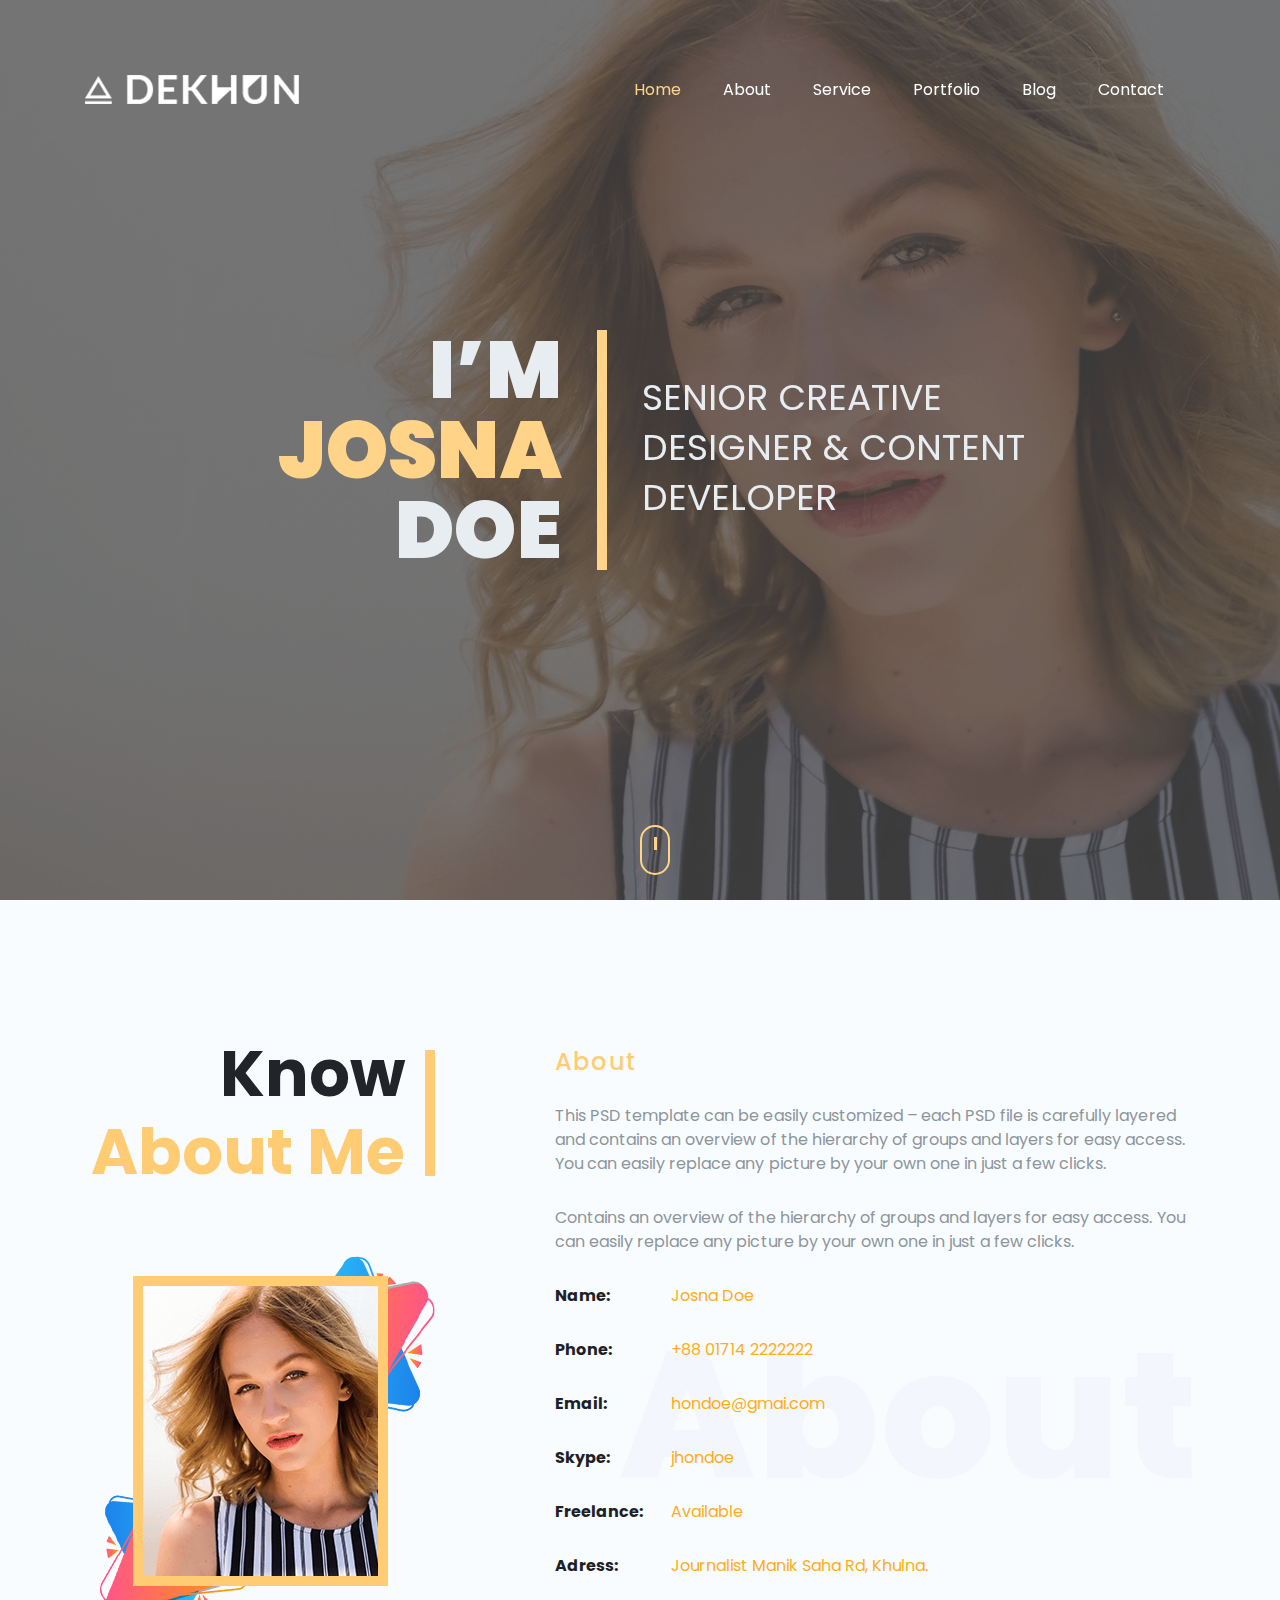
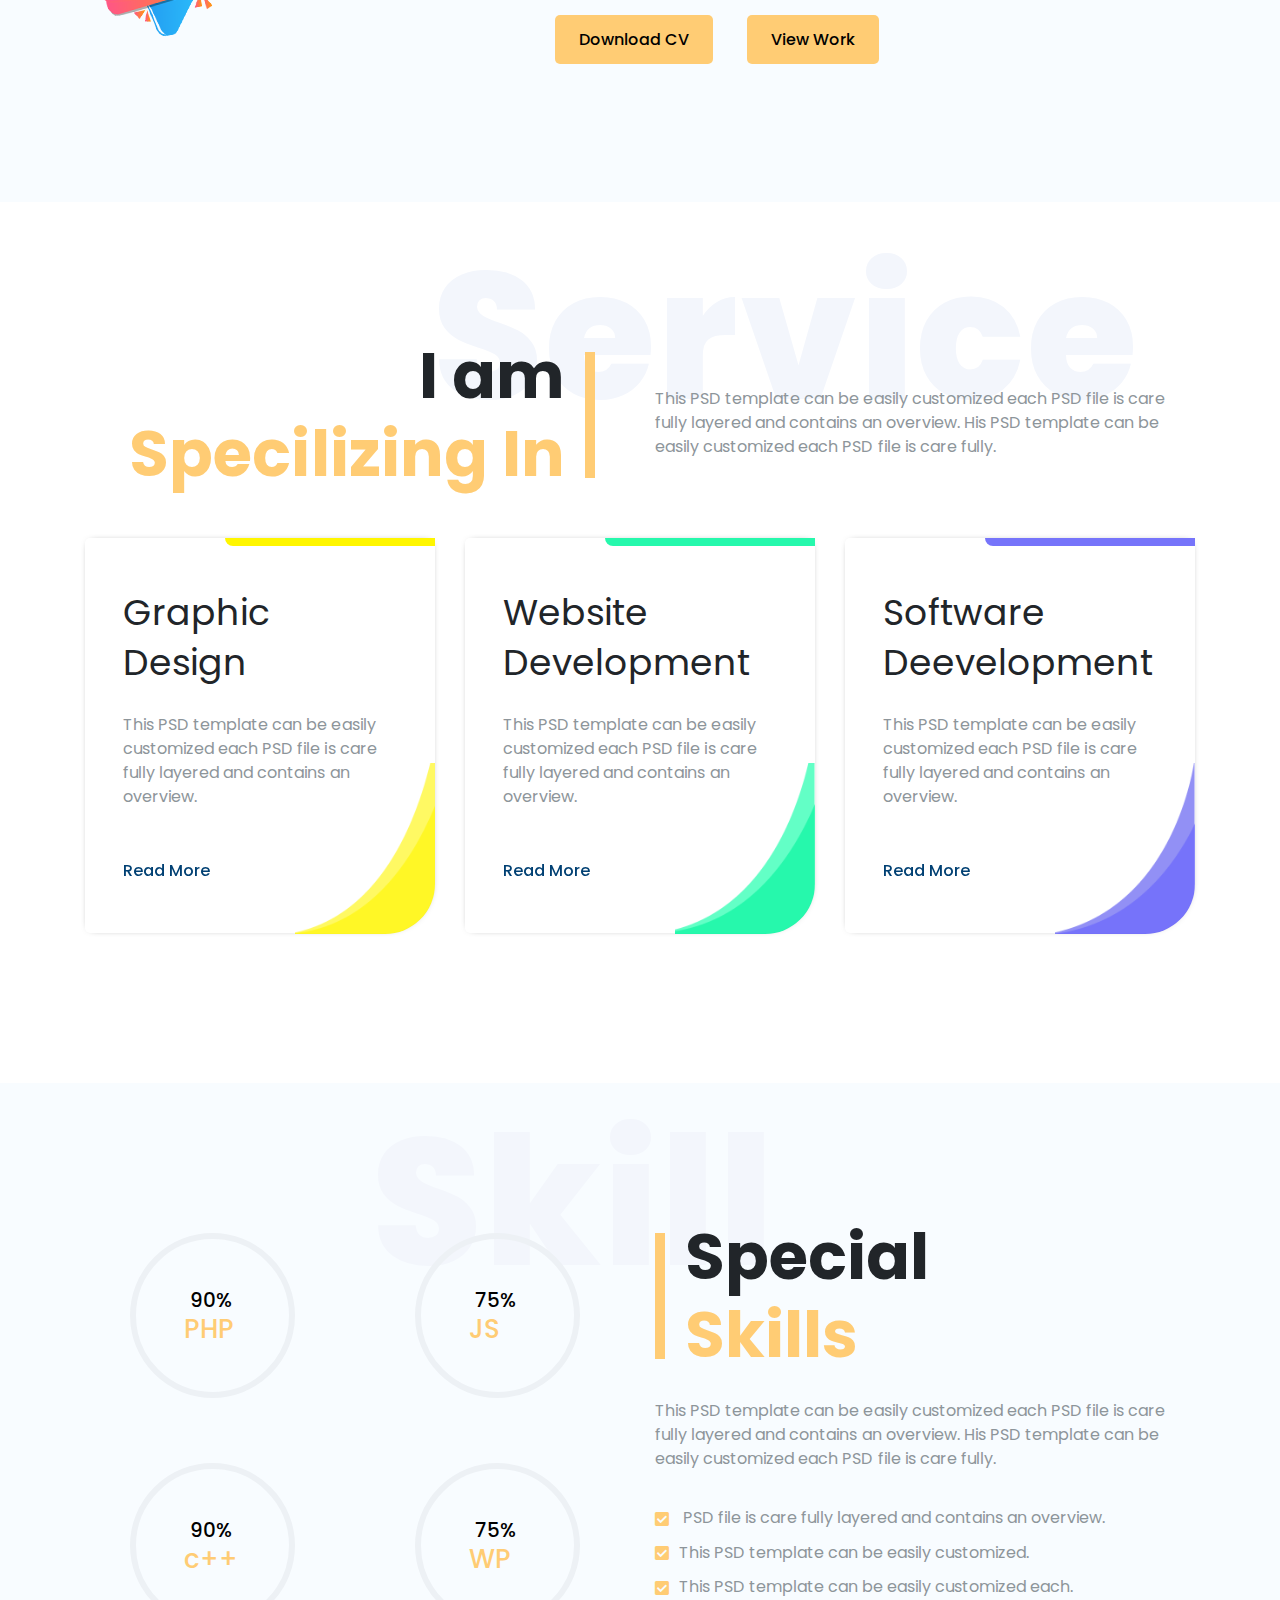
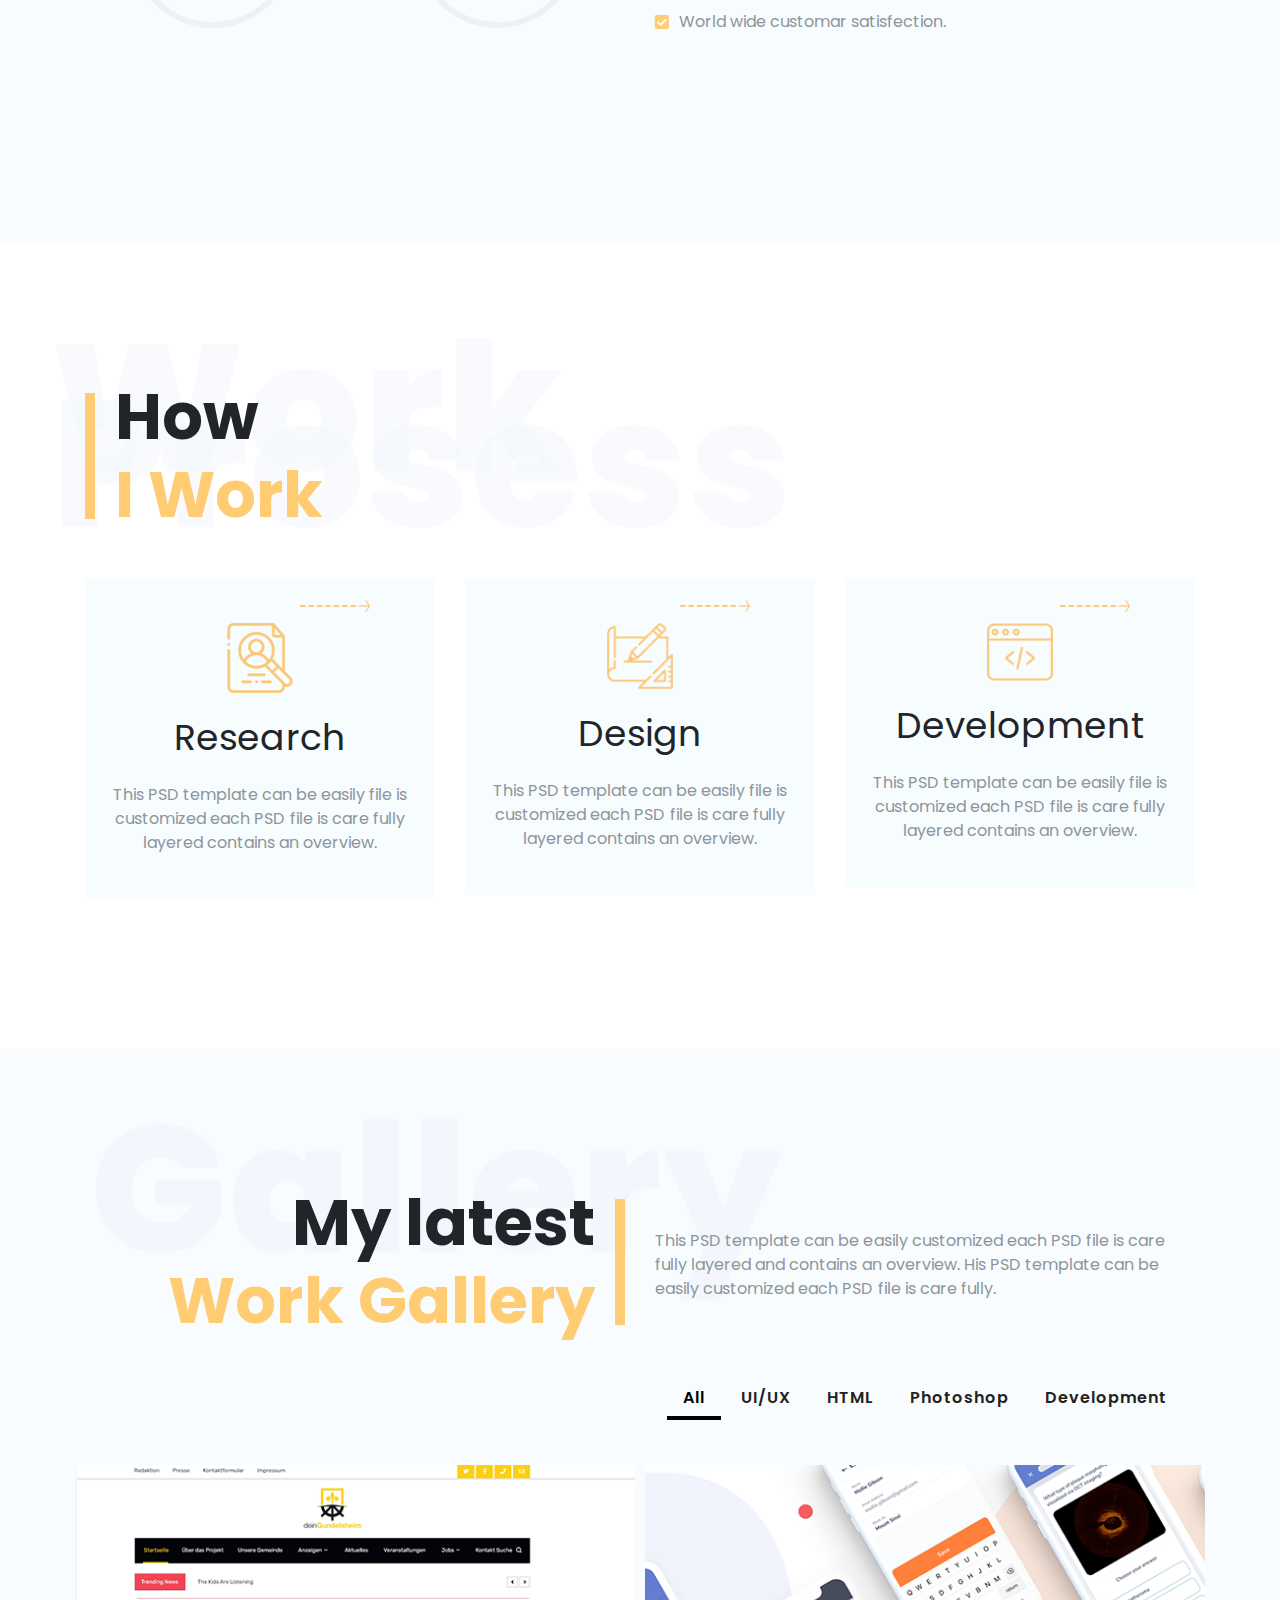
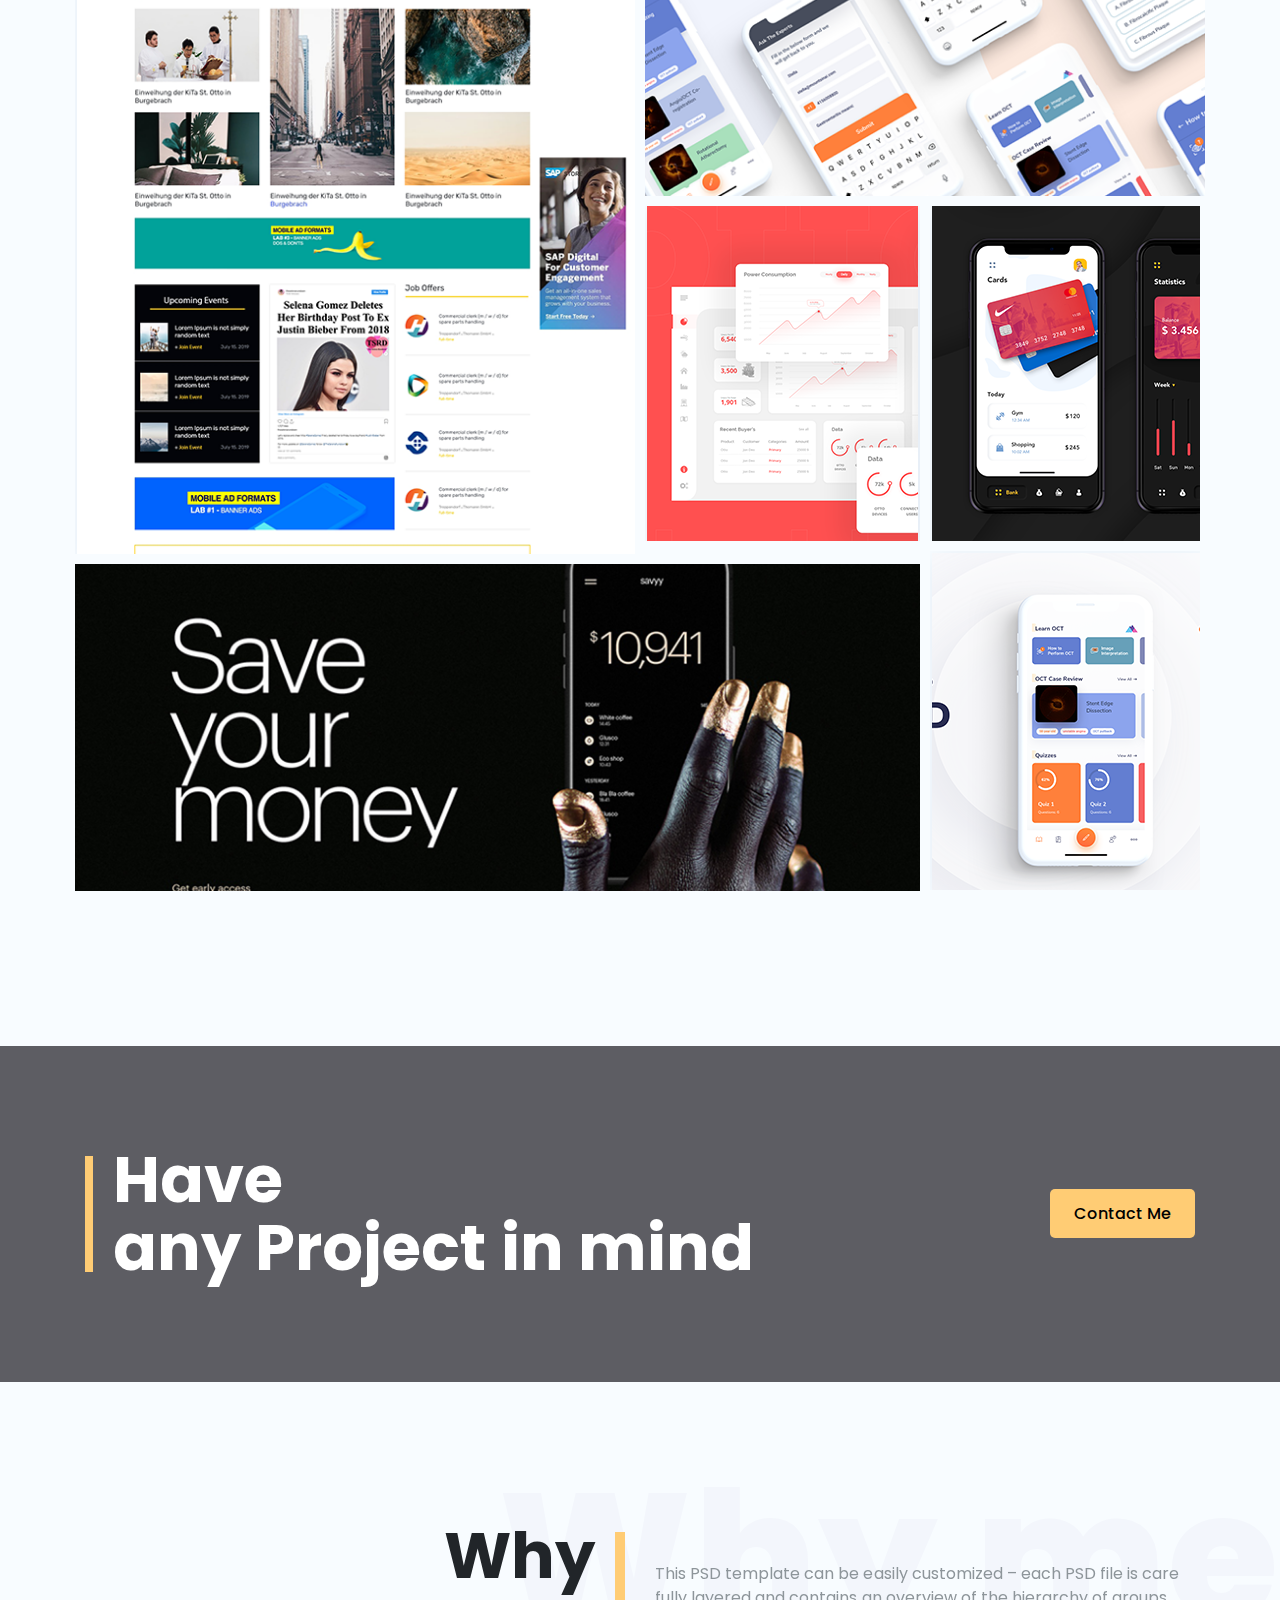
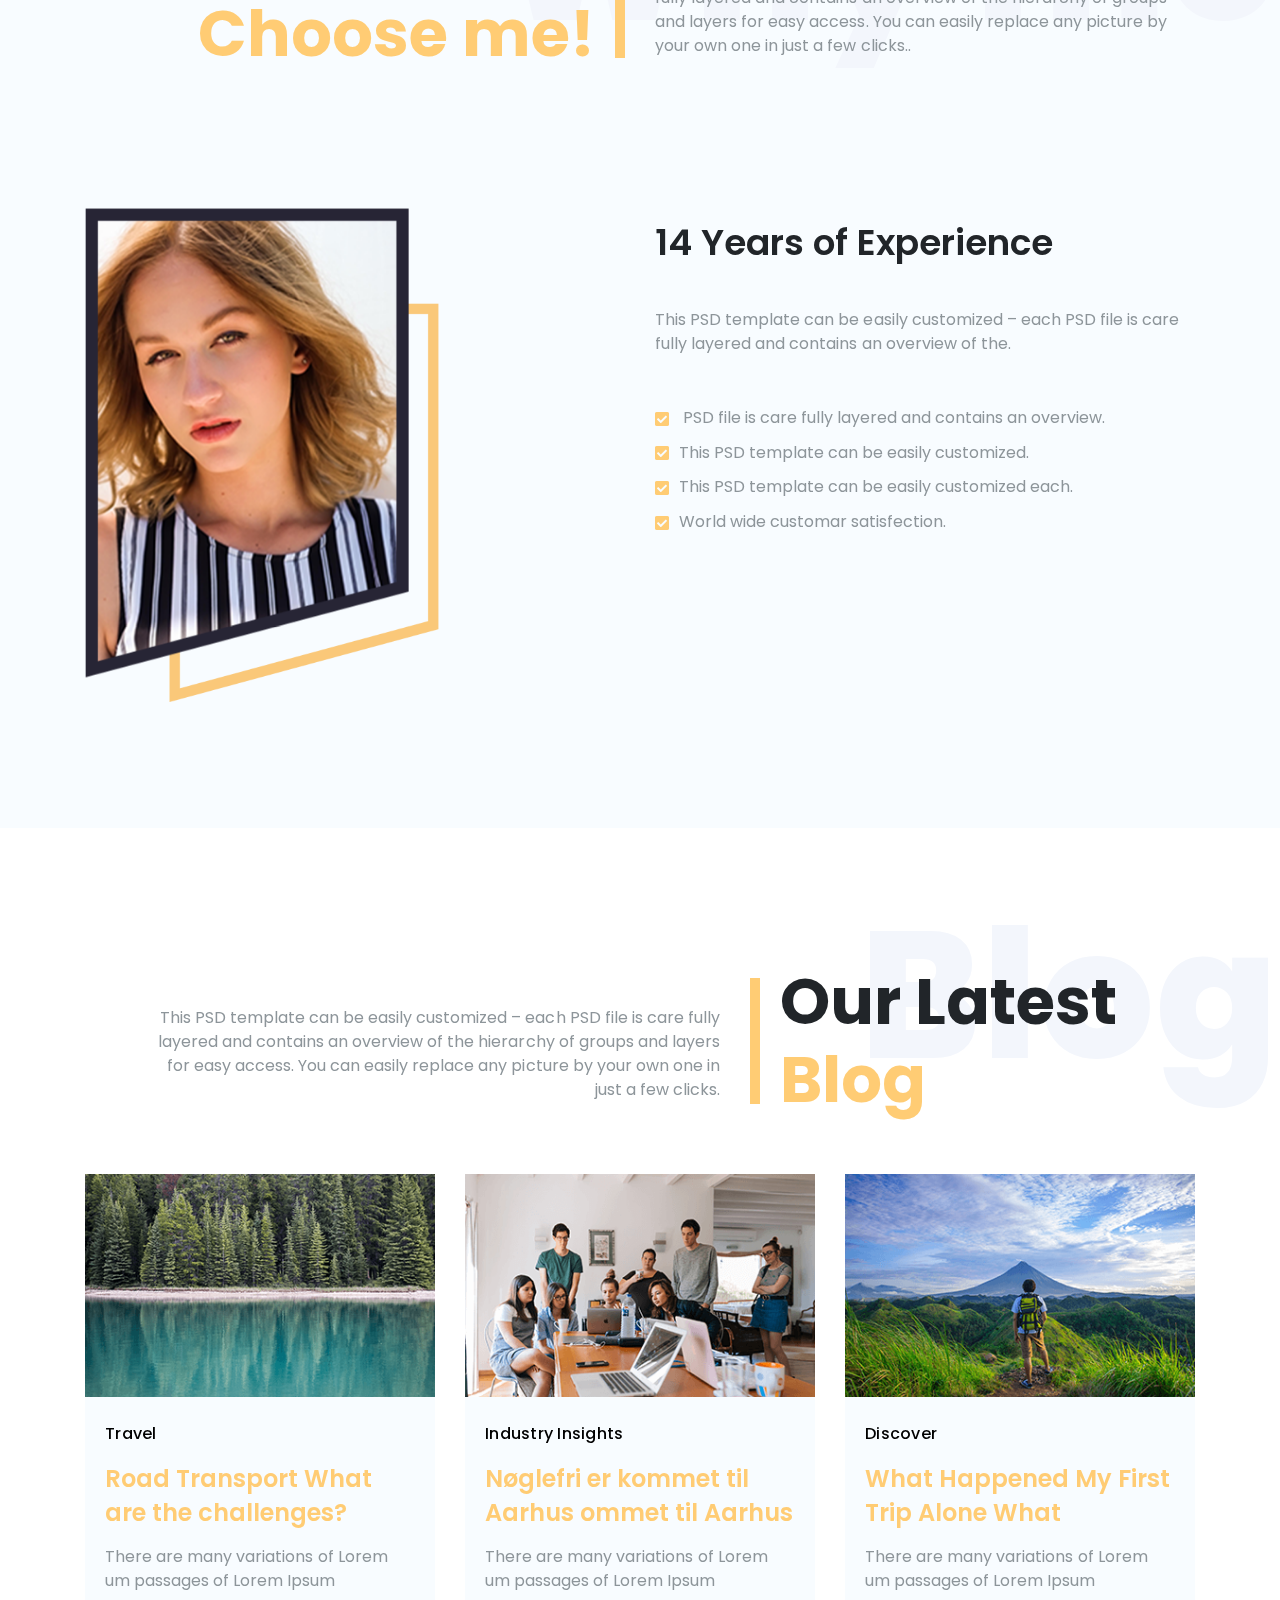
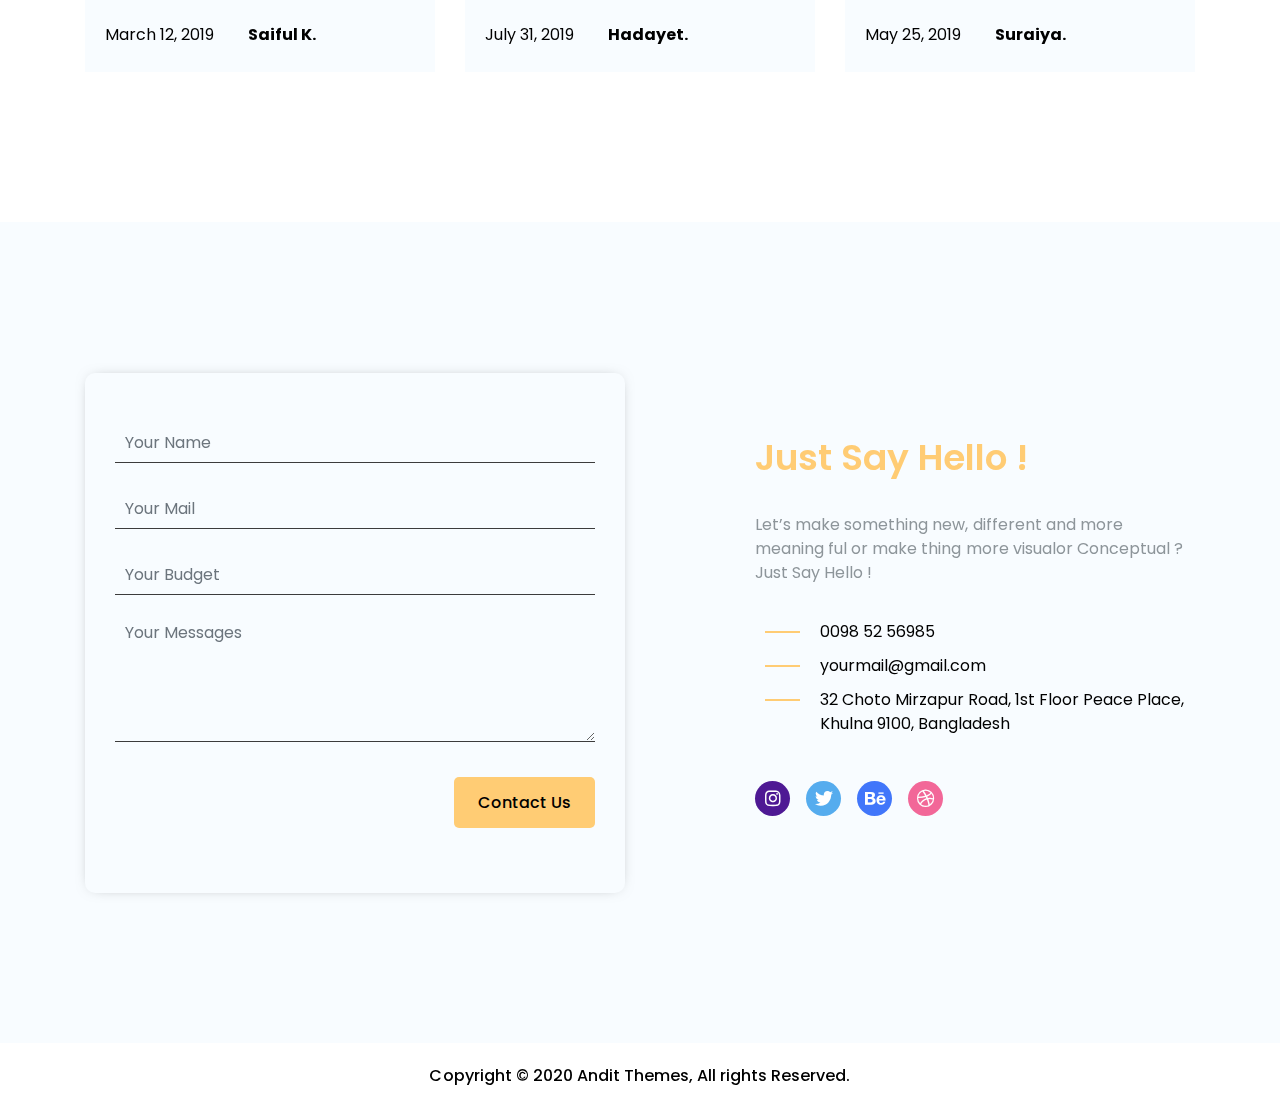
<file: index-3.html>
<!DOCTYPE html>
<html lang="en" style="scroll-behavior: smooth;">
  <head>
    <meta charset="UTF-8" />
    <meta http-equiv="X-UA-Compatible" content="IE=edge" />
    <meta name="description" content="agency, ajax, clean, creative, free, " />
    <meta
      name="keywords"
      content="freelance, new, personal, photographers, portfolio, 	agency portfolio, clean portfolio, colourful, creative agency, creative portfolio, creative portfolio, flat design, freelancer portfolio, hosted fonts, lightweight, metro, modern portfolio, monster, porfolio, portfolio"
    />
    <meta name="viewport" content="initial-scale=1, maximum-scale=1" />
    <!-- Title-->
    <title>Dekhun Html Template-3</title>

    <!--Favicon add-->
    <link rel="shortcut icon" type="image/gif" href="assets/fav.ico" />
    <!-- Bootstrap-->
    <link rel="stylesheet" href="assets/css/bootstrap.min.css" />
    <!-- pagepiling css-->
    <link rel="stylesheet" href="assets/css/slick.css" />
    <!--magnific-popup.cs-->
    <link rel="stylesheet" href="assets/css/magnific-popup.css" />
    <!--owl css-->
    <link rel="stylesheet" href="assets/css/owl.carousel.min.css" />
    <link rel="stylesheet" href="assets/css/owl.theme.default.min.css" />
    <!--	animate css-->
    <link rel="stylesheet" href="assets/css/animate.css" />
    <link rel="stylesheet" href="assets/font/flaticon.css" />
    <!--Fontawesom -->
    <link rel="stylesheet" href="assets/css/fontawesome.min.css" />
    <!--Font Famely-->
    <!-- reset-->
    <link rel="stylesheet" href="assets/css/reset.css" />
    <!-- style.css-->
    <link rel="stylesheet" href="assets/css/style.css" />
    <!-- responsive.css-->
    <link rel="stylesheet" href="assets/css/responsive.css" />
  </head>
  <body data-spy="scroll" data-target=".navbar" data-offset="65">
    <!-- preloader area Start-->
    <div id="preloader">
      <div id="status">
        <div class="sk-folding-cube">
          <div class="sk-cube1 sk-cube"></div>
          <div class="sk-cube2 sk-cube"></div>
          <div class="sk-cube4 sk-cube"></div>
          <div class="sk-cube3 sk-cube"></div>
        </div>
      </div>
    </div>
    <!-- preloader area end-->

    <!-- Header Area Start-->
    <header id="heder-two">
      <nav class="navbar navbar-expand-lg fixed-top navber-two-area">
        <div class="container">
          <a class="navbar-brand" href="index.html"
            ><img src="assets/img/Home-2/logo.png" alt="img"
          /></a>
          <button
            class="navbar-toggler"
            type="button"
            data-toggle="collapse"
            data-target="#navbarContent"
            aria-controls="navbarContent"
            aria-expanded="false"
            aria-label="Toggle navigation"
          >
            <i class="fas fa-bars"></i>
          </button>

          <div class="collapse navbar-collapse" id="navbarContent">
            <ul class="navbar-nav ml-auto" id="nav-toggle">
              <li class="nav-item dropdown">
                <a class="nav-link active" href="#banner-three"
                  >Home <span class="sr-only">(current)</span
                  ><i class="fas fa-angle-down"></i
                ></a>
                <div class="dropdown-content">
                  <a href="index.html">Home 01</a>
                  <a href="index-2.html">Home 02</a>
                  <a href="index-3.html">Home 03</a>
                </div>
              </li>
              <li class="nav-item">
                <a class="nav-link " href="#about-three">About</a>
              </li>
              <li class="nav-item">
                <a class="nav-link " href="#service-three">Service</a>
              </li>
              <li class="nav-item">
                <a class="nav-link " href="#work-area-three">Portfolio</a>
              </li>
              <li class="nav-item dropdown">
                <a class="nav-link " href="#blog-three"
                  >Blog<i class="fas fa-angle-down"></i
                ></a>
                <div class="dropdown-content">
                  <a href="blog.html">Blog Grid</a>
                  <a href="blog-single.html">Blog-Single</a>
                  <a href="404.html">Error Page</a>
                </div>
              </li>
              <li class="nav-item">
                <a class="nav-link " href="#footer-three">Contact</a>
              </li>
            </ul>
          </div>
        </div>
      </nav>
    </header>
    <!-- Header Area End-->

    <!-- Banner Area start-->
    <section id="banner-three">
      <div class="overaly-banner"></div>
      <div class="banner-three-area text-center">
        <div class="inner-area-three">
          <div class="algin-area ">
            <div class="heaing-three-area">
              <h1>I’m <span>Josna</span> Doe</h1>
            </div>
            <div class="sub-heaing-three-area">
              <h2>Senior Creative Designer & Content Developer</h2>
            </div>
          </div>
        </div>
        <div class="scrool-animation">
          <a href="#about-three"></a>
        </div>
      </div>
    </section>
    <!-- Banner Area End-->

    <!-- About Area start-->
    <section id="about-three">
      <div class="area-about-big">
        <h1>About</h1>
      </div>
      <div class="container">
        <div class="row">
          <div class="col-lg-4 col-md-12 col-sm-12 col-12">
            <div class="about-heading-three">
              <div class="area-left-heding">
                <h1>Know <span class="bottom-hed">About Me</span></h1>
              </div>
              <div class="about-three-img">
                <img src="assets/img/home-3/about.png" alt="img" />
              </div>
              <div class="shape-ab">
                <img src="assets/img/home-3/shap.png" alt="img" />
              </div>
            </div>
          </div>
          <div class="col-lg-8 col-md-12 col-sm-12 col-12">
            <div class="about-three-text-content">
              <div class="about-top-headd">
                <h3>About</h3>
              </div>
              <div class="about-content-para-three">
                <p>
                  This PSD template can be easily customized – each PSD file is
                  carefully layered and contains an overview of the hierarchy of
                  groups and layers for easy access. You can easily replace any
                  picture by your own one in just a few clicks.
                </p>
                <p>
                  Contains an overview of the hierarchy of groups and layers for
                  easy access. You can easily replace any picture by your own
                  one in just a few clicks.
                </p>
              </div>
              <div class="about-destination">
                <ul>
                  <li>
                    <p>Name:</p>
                    <span>Josna Doe</span>
                  </li>
                  <li>
                    <p>Phone:</p>
                    <span>+88 01714 2222222</span>
                  </li>
                  <li>
                    <p>Email:</p>
                    <span>hondoe@gmai.com</span>
                  </li>
                  <li>
                    <p>Skype:</p>
                    <span>jhondoe</span>
                  </li>
                  <li>
                    <p>Freelance:</p>
                    <span>Available</span>
                  </li>
                  <li>
                    <p>Adress:</p>
                    <span>Journalist Manik Saha Rd, Khulna.</span>
                  </li>
                </ul>
              </div>
              <div class="about-destenation-btn">
                <a href="#!" class="btn-3">Download CV</a>
                <a href="#work-area-three" class="btn-3">View Work</a>
              </div>
            </div>
          </div>
        </div>
      </div>
    </section>
    <!-- About Area End-->

    <!-- Service Area start-->
    <section id="service-three">
      <div class="area-service-big">
        <h1>Service</h1>
      </div>
      <div class="container">
        <div class="row">
          <div class="col-lg-6 col-md-12 col-sm-12 col-12">
            <div class="service-area-heding">
              <div class="area-left-heding">
                <h1>I am <span class="bottom-hed">Specilizing In</span></h1>
              </div>
            </div>
          </div>
          <div class="col-lg-6 col-md-12 col-sm-12 col-12">
            <div class="service-area-para">
              <p>
                This PSD template can be easily customized each PSD file is care
                fully layered and contains an overview. His PSD template can be
                easily customized each PSD file is care fully.
              </p>
            </div>
          </div>
        </div>
        <div class="row">
          <div class="col-lg-4 col-md-6 col-sm-12 col-12">
            <div class="service-items-one service-top">
              <div class="service-heding-one">
                <h2>Graphic Design</h2>
              </div>
              <div class="service-para-one">
                <p>
                  This PSD template can be easily customized each PSD file is
                  care fully layered and contains an overview.
                </p>
              </div>
              <div class="read-more">
                <a href="#!">Read More</a>
              </div>
              <div class="service-shape">
                <img src="assets/img/home-3/shap-1.png" alt="img" />
              </div>
              <div class="service-shape-2">
                <img src="assets/img/home-3/down-shap.png" alt="img" />
              </div>
            </div>
          </div>
          <div class="col-lg-4 col-md-6 col-sm-12 col-12">
            <div class="service-items-one service-top-one">
              <div class="service-heding-one">
                <h2>Website Development</h2>
              </div>
              <div class="service-para-one">
                <p>
                  This PSD template can be easily customized each PSD file is
                  care fully layered and contains an overview.
                </p>
              </div>
              <div class="read-more">
                <a href="#!">Read More</a>
              </div>
              <div class="service-shape">
                <img src="assets/img/home-3/shap-2.png" alt="img" />
              </div>
              <div class="service-shape-2">
                <img src="assets/img/home-3/down-shap.png" alt="img" />
              </div>
            </div>
          </div>
          <div class="col-lg-4 col-md-6 col-sm-12 col-12">
            <div class="service-items-one service-top-two">
              <div class="service-heding-one">
                <h2>Software Deevelopment</h2>
              </div>
              <div class="service-para-one">
                <p>
                  This PSD template can be easily customized each PSD file is
                  care fully layered and contains an overview.
                </p>
              </div>
              <div class="read-more">
                <a href="#!">Read More</a>
              </div>
              <div class="service-shape">
                <img src="assets/img/home-3/shap-3.png" alt="img" />
              </div>
              <div class="service-shape-2">
                <img src="assets/img/home-3/down-shap.png" alt="img" />
              </div>
            </div>
          </div>
        </div>
      </div>
    </section>
    <!-- Service Area end-->

    <!--special-skill Start-->
    <section id="special-skill">
      <div class="container">
        <div class="skill-big-hed">
          <h1>Skill</h1>
        </div>
        <div class="row">
          <div class="col-lg-6 col-md-12 col-sm-12 col-12">
            <div class="row">
              <div class="col-md-6 col-sm-6 col-12">
                <div class="progress-one blue text-center">
                  <span class="progress-left">
                    <span class="progress-bar"></span>
                  </span>
                  <span class="progress-right">
                    <span class="progress-bar"></span>
                  </span>
                  <div class="progress-value-one">90%<span>PHP</span></div>
                </div>
              </div>
              <div class="col-md-6 col-sm-6 col-12">
                <div class="progress-one yellow">
                  <span class="progress-left">
                    <span class="progress-bar"></span>
                  </span>
                  <span class="progress-right">
                    <span class="progress-bar"></span>
                  </span>
                  <div class="progress-value-one">75%<span> JS</span></div>
                </div>
              </div>
            </div>
            <div class="row">
              <div class="col-md-6 col-sm-6 col-12">
                <div class="progress-one blue">
                  <span class="progress-left">
                    <span class="progress-bar"></span>
                  </span>
                  <span class="progress-right">
                    <span class="progress-bar"></span>
                  </span>
                  <div class="progress-value-one">90%<span>c++</span></div>
                </div>
              </div>
              <div class="col-md-6 col-sm-6 col-12">
                <div class="progress-one yellow">
                  <span class="progress-left">
                    <span class="progress-bar"></span>
                  </span>
                  <span class="progress-right">
                    <span class="progress-bar"></span>
                  </span>
                  <div class="progress-value-one">
                    75%
                    <span>WP</span>
                  </div>
                </div>
              </div>
            </div>
          </div>
          <div class="col-lg-6 col-md-12 col-sm-12 col-12">
            <div class="special-skill-area">
              <div class="skill-area-heding">
                <div class="area-right-heding">
                  <h1>Special <span class="bottom-hed">Skills</span></h1>
                </div>
              </div>
              <div class="special-skill-par">
                <p>
                  This PSD template can be easily customized each PSD file is
                  care fully layered and contains an overview. His PSD template
                  can be easily customized each PSD file is care fully.
                </p>
              </div>
              <div class="skill-list">
                <ul>
                  <li>
                    PSD file is care fully layered and contains an overview.
                  </li>
                  <li>This PSD template can be easily customized.</li>
                  <li>This PSD template can be easily customized each.</li>
                  <li>World wide customar satisfection.</li>
                </ul>
              </div>
            </div>
          </div>
        </div>
      </div>
    </section>
    <!--special-skill End-->

    <!--How-i-work Start-->
    <section id="how-i-work">
      <div class="container">
        <div class="work-prosess">
          <h1>Work Prosess</h1>
        </div>
        <div class="row">
          <div class="col-lg-6 col-md-12 col-sm-12 col-12">
            <div class="skill-area-heding">
              <div class="area-right-heding">
                <h1>How <span class="bottom-hed">I Work</span></h1>
              </div>
            </div>
          </div>
        </div>
        <div class="row">
          <div class="col-lg-4 col-md-6 col-sm-12 col-12">
            <div class="how-item-area text-center">
              <div class="how-item">
                <img src="assets/img/home-3/sar-1.png" alt="icon" />
                <img
                  src="assets/img/home-3/ter.png"
                  alt="img"
                  class="ter-img"
                />
                <h2>Research</h2>
                <p>
                  This PSD template can be easily file is customized each PSD
                  file is care fully layered contains an overview.
                </p>
              </div>
            </div>
          </div>
          <div class="col-lg-4 col-md-6 col-sm-12 col-12">
            <div class="how-item-area text-center">
              <div class="how-item">
                <img src="assets/img/home-3/sar-2.png" alt="icon" />
                <img
                  src="assets/img/home-3/ter.png"
                  alt="img"
                  class="ter-img"
                />
                <h2>Design</h2>
                <p>
                  This PSD template can be easily file is customized each PSD
                  file is care fully layered contains an overview.
                </p>
              </div>
            </div>
          </div>
          <div class="col-lg-4 col-md-6 col-sm-12 col-12">
            <div class="how-item-area text-center">
              <div class="how-item">
                <img src="assets/img/home-3/sar-3.png" alt="icon" />
                <img
                  src="assets/img/home-3/ter.png"
                  alt="img"
                  class="ter-img"
                />
                <h2>Development</h2>
                <p>
                  This PSD template can be easily file is customized each PSD
                  file is care fully layered contains an overview.
                </p>
              </div>
            </div>
          </div>
        </div>
      </div>
    </section>
    <!--How-i-work End-->

    <!--start project area-->
    <section id="work-area-three">
      <div class="work-heh">
        <h1>Gallery</h1>
      </div>
      <div class="container">
        <div class="row">
          <!--start section heading-->
          <div class="col-lg-6 col-md-12 col-sm-12 col-12">
            <div class="work-area-three-heding">
              <div class="area-left-heding">
                <h1>My latest <span class="bottom-hed">Work Gallery</span></h1>
              </div>
            </div>
          </div>
          <div class="col-lg-6 col-md-12 col-sm-12 col-12 ">
            <div class="work-area-three-details">
              <p>
                This PSD template can be easily customized each PSD file is care
                fully layered and contains an overview. His PSD template can be
                easily customized each PSD file is care fully.
              </p>
            </div>
          </div>
          <!--end section heading-->
        </div>
        <div class="row">
          <div class="col-lg-6 offset-lg-6 col-md-12 col-sm-12 col-12">
            <div class="button-group project-menu text-center">
              <button class="active" data-filter="*">All</button>
              <button data-filter=".cat1" class="">UI/UX</button>
              <button data-filter=".cat2">HTML</button>
              <button data-filter=".cat3">Photoshop</button>
              <button data-filter=".cat4">Development</button>
            </div>
          </div>
        </div>
        <!--start project items-->
        <div class="project-items row">
          <!--start project single-->
          <div class="col-md-6 col-sm-12 col-12 grid-item cat1 cat3">
            <div class="project-single">
              <img src="assets/img/home-3/w-1.png" class="img-fluid" alt="" />
              <div class="project-overlay">
                <div class="icon">
                  <a href="portfolio-single.html" class="roadtrip"
                    ><i class="fas fa-plus-square"></i
                  ></a>
                </div>
                <h5><a href="portfolio-single.html">Project Name</a></h5>
                <p>Branding</p>
              </div>
            </div>
          </div>
          <!--end project single-->
          <!--start project single-->
          <div class="col-md-6 col-sm-12 col-12 grid-item cat2 cat4">
            <div class="project-single">
              <img src="assets/img/home-3/w-2.png" class="img-fluid" alt="" />
              <div class="project-overlay">
                <div class="icon">
                  <a href="portfolio-single.html" class="roadtrip"
                    ><i class="fas fa-plus-square"></i
                  ></a>
                </div>
                <h5><a href="portfolio-single.html">Project Name</a></h5>
                <p>Development</p>
              </div>
            </div>
          </div>
          <!--end project single-->
          <!--start project single-->
          <div
            class="col-lg-3 col-sm-12 col-12 col-sm-12 col-12 col-md-6 grid-item cat1 cat3 cat4 element-item"
          >
            <div class="project-single">
              <img src="assets/img/home-3/w-3.png" class="img-fluid" alt="" />
              <div class="project-overlay">
                <div class="icon">
                  <a href="portfolio-single.html" class="roadtrip"
                    ><i class="fas fa-plus-square"></i
                  ></a>
                </div>
                <h5><a href="portfolio-single.html">Project Name</a></h5>
                <p>Design</p>
              </div>
            </div>
          </div>
          <!--end project single-->
          <!--start project single-->
          <div class="col-lg-3 col-sm-12 col-12 col-md-6 grid-item cat1 cat2">
            <div class="project-single">
              <img src="assets/img/home-3/w-4.png" class="img-fluid" alt="" />
              <div class="project-overlay">
                <div class="icon">
                  <a href="portfolio-single.html" class="roadtrip"
                    ><i class="fas fa-plus-square"></i
                  ></a>
                </div>
                <h5><a href="portfolio-single.html">Project Name</a></h5>
                <p>Development</p>
              </div>
            </div>
          </div>
          <!--end project single-->
          <!--start project single-->
          <div class="col-lg-9 col-md-6 col-sm-12 col-12 grid-item cat3 cat4">
            <div class="project-single">
              <img src="assets/img/home-3/w-5.png" class="img-fluid" alt="" />
              <div class="project-overlay">
                <div class="icon">
                  <a href="portfolio-single.html" class="roadtrip"
                    ><i class="fas fa-plus-square"></i
                  ></a>
                </div>
                <h5><a href="portfolio-single.html">Project Name</a></h5>
                <p>Design</p>
              </div>
            </div>
          </div>
          <!--end project single-->
          <!--start project single-->
          <div class="col-lg-3 col-md-6 col-sm-12 col-12 grid-item cat3 cat4">
            <div class="project-single">
              <img src="assets/img/home-3/w-6.png" class="img-fluid" alt="" />
              <div class="project-overlay">
                <div class="icon">
                  <a href="portfolio-single.html" class="roadtrip"
                    ><i class="fas fa-plus-square"></i
                  ></a>
                </div>
                <h5><a href="portfolio-single.html">Project Name</a></h5>
                <p>Design</p>
              </div>
            </div>
          </div>
          <!--end project single-->
        </div>
        <!--end project items-->
      </div>
    </section>
    <!--end project area-->

    <!--partner area Start-->
    <section id="partner-area-three">
      <div class="overlay-partner"></div>
      <div class="container">
        <div class="row">
          <div class="col-lg-8 col-md-9 col-sm-12 col-12">
            <div class="partner-area-text">
              <h1>Have <span>any Project in mind</span></h1>
            </div>
          </div>
          <div class="col-lg-4 col-md-3 col-sm-12 col-12 align-self-center">
            <div class="partner-btn text-lg-right mt-5 mt-lg-0">
              <a data-brackets-id="30382" href="#!" class="btn-3">Contact Me</a>
            </div>
          </div>
        </div>
      </div>
    </section>
    <!--partner area End-->

    <!--Why Choose me area Start-->
    <section id="why-three">
      <div class="why-big-hede">
        <h1>Why me</h1>
      </div>
      <div class="container">
        <div class="row">
          <!--start section heading-->
          <div class="col-lg-6 col-md-12 col-sm-12 col-12">
            <div class="work-area-three-heding">
              <div class="area-left-heding">
                <h1>Why <span class="bottom-hed">Choose me!</span></h1>
              </div>
            </div>
          </div>
          <div class="col-lg-6 col-md-12 col-sm-12 col-12 ">
            <div class="work-area-three-details">
              <p>
                This PSD template can be easily customized – each PSD file is
                care fully layered and contains an overview of the hierarchy of
                groups and layers for easy access. You can easily replace any
                picture by your own one in just a few clicks..
              </p>
            </div>
          </div>
          <!--end section heading-->
        </div>
        <div class="row">
          <div class="col-lg-6 col-md-12 col-sm-12 col-12">
            <!--
            		<div class="why-2-simg" >
					<div id="wrapper" class="around-whsy">
						<img src="assets/img/home-3/tar.png" alt="">
					</div>
					
				</div>
-->
            <div class="whooe-why-2 text-left">
              <div id="wrappera" class="why-img-1">
                <img
                  src="assets/img/home-3/tar.png"
                  alt="imgges"
                  data-speed="0.01"
                  data-revert="true"
                />
              </div>
              <div id="wrapperas" class="why-img-2">
                <img
                  src="assets/img/home-3/aa.png"
                  alt="imgges"
                  data-speed="0.2"
                  data-revert="true"
                />
              </div>
            </div>
          </div>
          <div class="col-lg-6 col-md-12 col-sm-12 col-12">
            <div class="why-choose-me-sub-hed">
              <h2>14 Years of Experience</h2>
              <p>
                This PSD template can be easily customized – each PSD file is
                care fully layered and contains an overview of the.
              </p>
              <ul>
                <li>
                  PSD file is care fully layered and contains an overview.
                </li>
                <li>This PSD template can be easily customized.</li>
                <li>This PSD template can be easily customized each.</li>
                <li>World wide customar satisfection.</li>
              </ul>
            </div>
          </div>
        </div>
      </div>
    </section>
    <!--Why Choose me area End-->

    <!--Our Blog Area Strat-->
    <section id="blog-three">
      <div class="why-big-hede">
        <h1>Blog</h1>
      </div>
      <div class="container">
        <div class="row">
          <div class="col-lg-7 col-md-12 col-sm-12 col-12">
            <div class="blog-h-para">
              <p>
                This PSD template can be easily customized – each PSD file is
                care fully layered and contains an overview of the hierarchy of
                groups and layers for easy access. You can easily replace any
                picture by your own one in just a few clicks.
              </p>
            </div>
          </div>
          <div class="col-lg-5 col-md-12 col-sm-12 col-12">
            <div class="skill-area-heding">
              <div class="area-right-heding">
                <h1>Our Latest <span class="bottom-hed">Blog</span></h1>
              </div>
            </div>
          </div>
        </div>
        <div class="row">
          <div class="col-lg-4 col-md-6 col-sm-12 col-12">
            <div class="blog-wrapper-three">
              <div class="blog-img-three">
                <a href="blog-single.html"
                  ><img src="assets/img/home-3/b-1.png" alt="img"
                /></a>
              </div>
              <div class="blog-details-three">
                <h6><a href="blog-single.html">Travel</a></h6>
                <h3>
                  <a href="blog-single.html"
                    >Road Transport What are the challenges?</a
                  >
                </h3>
                <p>
                  There are many variations of Lorem um passages of Lorem Ipsum
                </p>
                <ul>
                  <li>
                    <a href="blog-single.html">March 12, 2019</a>
                  </li>
                  <li>
                    <a href="blog-single.html"><span>Saiful K.</span></a>
                  </li>
                </ul>
              </div>
            </div>
          </div>
          <div class="col-lg-4 col-md-6 col-sm-12 col-12">
            <div class="blog-wrapper-three">
              <div class="blog-img-three">
                <a href="blog-single.html"
                  ><img src="assets/img/home-3/b-2.png" alt="img"
                /></a>
              </div>
              <div class="blog-details-three">
                <h6><a href="blog-single.html">Industry Insights</a></h6>
                <h3>
                  <a href="blog-single.html"
                    >Nøglefri er kommet til Aarhus ommet til Aarhus</a
                  >
                </h3>
                <p>
                  There are many variations of Lorem um passages of Lorem Ipsum
                </p>
                <ul>
                  <li>
                    <a href="blog-single.html">July 31, 2019</a>
                  </li>
                  <li>
                    <a href="blog-single.html"><span>Hadayet.</span></a>
                  </li>
                </ul>
              </div>
            </div>
          </div>
          <div class="col-lg-4 col-md-6 col-sm-12 col-12">
            <div class="blog-wrapper-three">
              <div class="blog-img-three">
                <a href="blog-single.html"
                  ><img src="assets/img/home-3/b-3.png" alt="img"
                /></a>
              </div>
              <div class="blog-details-three">
                <h6><a href="blog-single.html">Discover</a></h6>
                <h3>
                  <a href="blog-single.html"
                    >What Happened My First Trip Alone What</a
                  >
                </h3>
                <p>
                  There are many variations of Lorem um passages of Lorem Ipsum
                </p>
                <ul>
                  <li>
                    <a href="blog-single.html">May 25, 2019</a>
                  </li>
                  <li>
                    <a href="blog-single.html"><span>Suraiya.</span></a>
                  </li>
                </ul>
              </div>
            </div>
          </div>
        </div>
      </div>
    </section>
    <!--Our Blog Area End-->

    <!-- footer area Start-->
    <footer id="footer-three">
      <div class="container">
        <div class="row padding-bottom-150">
          <div class="col-lg-6 col-md-12 col-sm-12 col-12">
            <div class="contact-form-area-three">
              <form action="#">
                <div class="form-group">
                  <input
                    type="text"
                    class="form-control"
                    id="name"
                    name="name"
                    placeholder="Your Name"
                    required
                  />
                  <div class="label-box"></div>
                </div>
                <div class="form-group">
                  <input
                    type="text"
                    class="form-control"
                    id="email"
                    name="email"
                    placeholder="Your Mail"
                    required
                  />
                  <div class="label-box"></div>
                </div>
                <div class="form-group">
                  <input
                    type="text"
                    class="form-control"
                    id="budget"
                    name="budget"
                    placeholder="Your Budget"
                    required
                  />
                  <div class="label-box"></div>
                </div>
                <div class="form-group">
                  <textarea
                    class="form-control"
                    rows="5"
                    id="message"
                    name="message"
                    placeholder="Your Messages"
                    required
                  ></textarea>
                  <div class="label-box"></div>
                </div>
                <div class="form-btn text-right">
                  <button class="btn-3 contactsuccess">Contact Us</button>
                </div>
              </form>
            </div>
          </div>
          <div class="col-lg-6 col-md-12 col-sm-12 col-12">
            <div class="contact-details-three">
              <div class="contact-descreption-three">
                <h2>Just Say Hello !</h2>
                <p>
                  Let’s make something new, different and more meaning ful or
                  make thing more visualor Conceptual ? Just Say Hello !
                </p>
              </div>
              <div class="contact-location-three">
                <ul>
                  <li>
                    <a href="tel:01994992011">0098 52 56985</a>
                  </li>
                  <li>
                    <a href="mailto:yourmail@gmail.com">yourmail@gmail.com</a>
                  </li>
                  <li>
                    32 Choto Mirzapur Road, 1st Floor Peace Place, Khulna 9100,
                    Bangladesh
                  </li>
                </ul>
              </div>
              <div class="soical-icon-contact-three">
                <ul>
                  <li>
                    <a href="#!"><i class="fab fa-instagram instagram"></i></a>
                    <a href="#!"><i class="fab fa-twitter twitter"></i></a>
                    <a href="#!"><i class="fab fa-behance behance"></i></a>
                    <a href="#!"><i class="fab fa-dribbble dribbble"></i></a>
                  </li>
                </ul>
              </div>
            </div>
          </div>
        </div>
      </div>
      <div id="copy-right-commeon">
        <div class="container">
          <div class="row">
            <div class="col-lg-12">
              <div class="copy-right-text-common text-center">
                <p>Copyright © 2020 Andit Themes, All rights Reserved.</p>
              </div>
            </div>
          </div>
        </div>
      </div>
    </footer>
    <!-- footer area end-->

    <!-- Main js -->
    <script src="assets/js/jquery-3.3.1.min.js"></script>
    <!-- Bootstrap-->
    <script src="assets/js/bootstrap.min.js"></script>
    <!-- owl.carousel-->
    <script src="assets/js/owl.carousel.min.js"></script>
    <!-- pagepiling.js-->
    <script src="assets/js/wow.min.js"></script>
    <!-- magnify-popup-->
    <script src="assets/js/wow.min.js"></script>
    <script src="assets/js/images-loded.min.js"></script>
    <!-- wow.min-->
    <script src="assets/js/magnify-popup.js"></script>
    <script src="assets/js/parallax.min.js"></script>
    <script src="assets/js/TweenMax.min.js"></script>
    <script src="assets/js/isotope.pkgd.min.js"></script>
    <!-- html5shiv-->
    <script src="assets/js/html5shiv.js"></script>
    <!-- respondl-->
    <script src="assets/js/respond.min.js"></script>
    <!-- prettifyl-->
    <script src="assets/js/prettify.js"></script>
    <script src="assets/js/jquery.waypoints.min.js"></script>
    <!-- custom-->
    <script src="assets/js/contact.js"></script>
    <script src="assets/js/custom.js"></script>
    <script src="assets/js/custom-2.js"></script>
  </body>
</html>
</file>
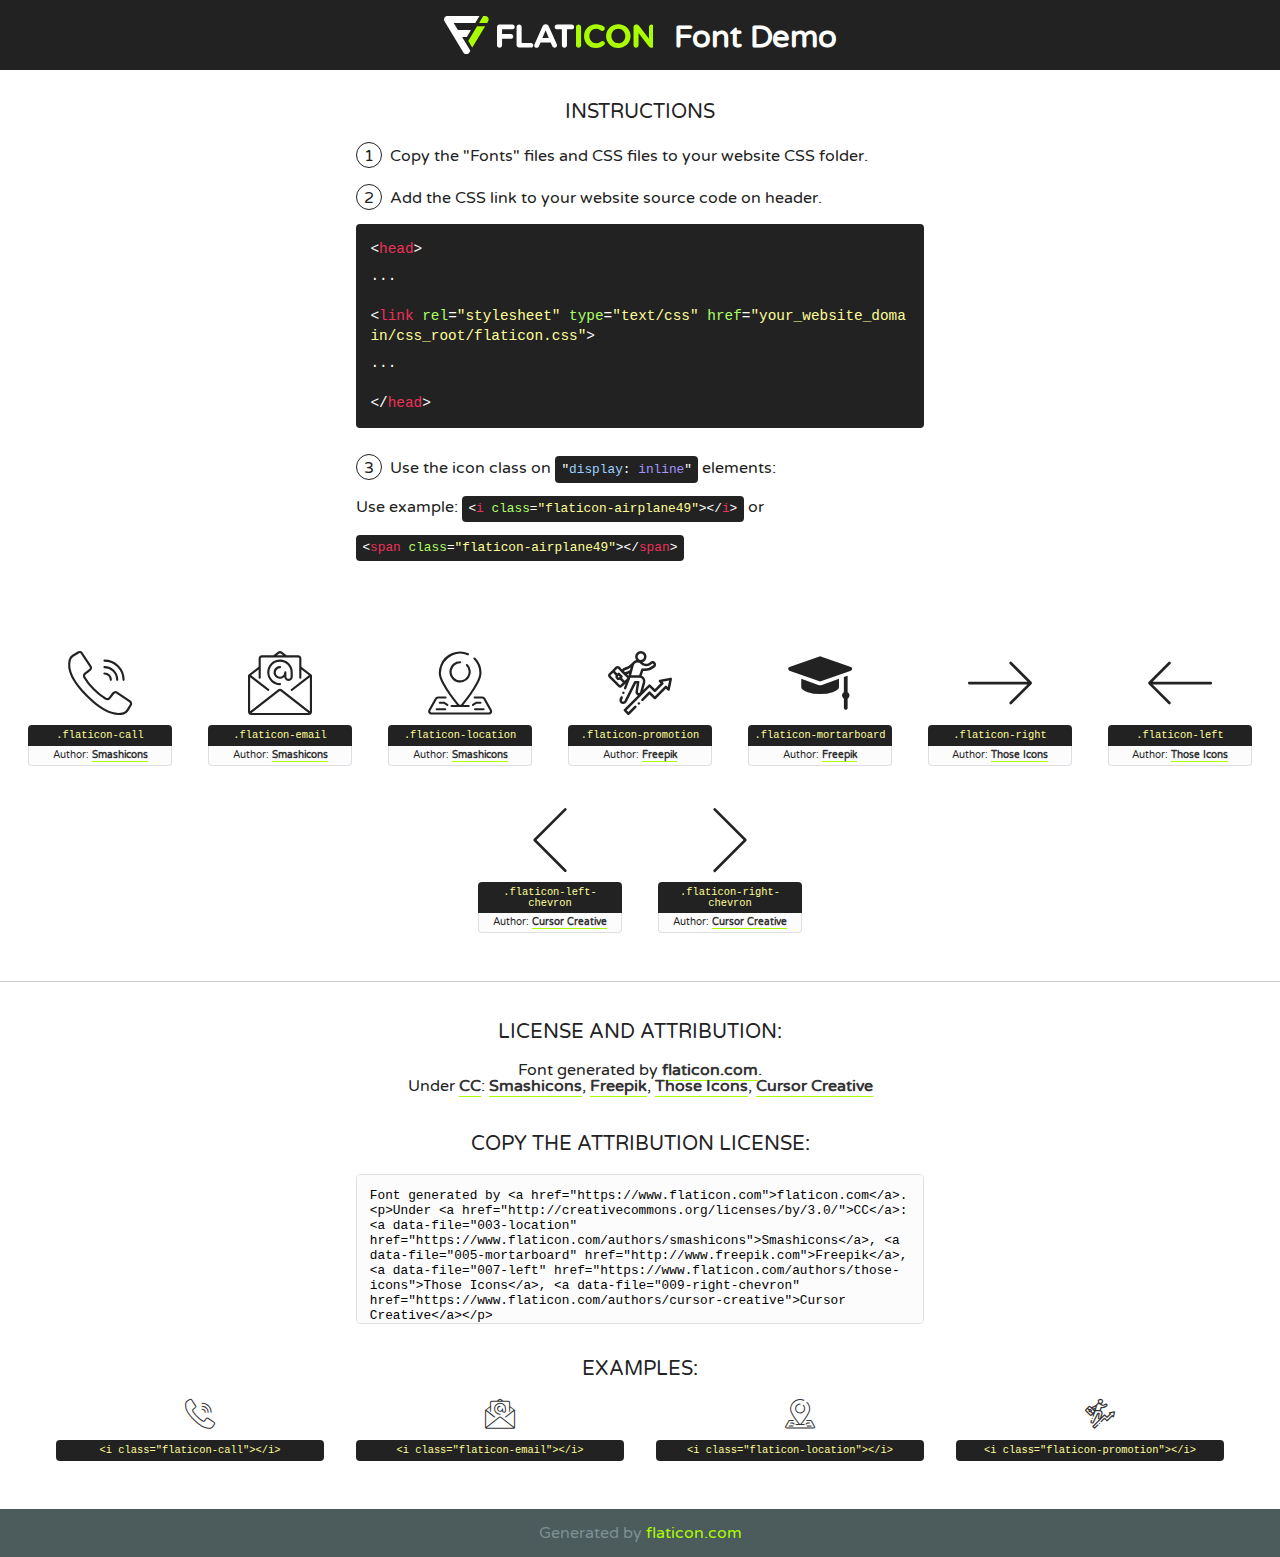
<file: assets/font/flaticon.html>
<!DOCTYPE html>
<!--
  Flaticon icon font: Flaticon
  Creation date: 27/01/2020 07:16
-->
<html>
<!DOCTYPE html>
<html>

<head>
    <title>Flaticon WebFont</title>
    <link href="http://fonts.googleapis.com/css?family=Varela+Round" rel="stylesheet" type="text/css" />
    <link rel="stylesheet" type="text/css" href="flaticon.css">
    <meta charset="UTF-8">
    <style>
    html, body, div, span, applet, object, iframe,
    h1, h2, h3, h4, h5, h6, p, blockquote, pre,
    a, abbr, acronym, address, big, cite, code,
    del, dfn, em, img, ins, kbd, q, s, samp,
    small, strike, strong, sub, sup, tt, var,
    b, u, i, center,
    dl, dt, dd, ol, ul, li,
    fieldset, form, label, legend,
    table, caption, tbody, tfoot, thead, tr, th, td,
    article, aside, canvas, details, embed, 
    figure, figcaption, footer, header, hgroup, 
    menu, nav, output, ruby, section, summary,
    time, mark, audio, video {
        margin: 0;
        padding: 0;
        border: 0;
        font-size: 100%;
        font: inherit;
        vertical-align: baseline;
    }
    /* HTML5 display-role reset for older browsers */
    article, aside, details, figcaption, figure, 
    footer, header, hgroup, menu, nav, section {
        display: block;
    }
    body {
        line-height: 1;
    }
    ol, ul {
        list-style: none;
    }
    blockquote, q {
        quotes: none;
    }
    blockquote:before, blockquote:after,
    q:before, q:after {
        content: '';
        content: none;
    }
    table {
        border-collapse: collapse;
        border-spacing: 0;
    }
    body {
        font-family: 'Varela Round', Helvetica, Arial, sans-serif;
        font-size: 16px;
        color: #222;
    }
    a {
        color: #333;
        border-bottom: 1px solid #a9fd00;
        font-weight: bold;
        text-decoration: none;
    }
    * {
        -moz-box-sizing: border-box;
        -webkit-box-sizing: border-box;
        box-sizing: border-box;
        margin: 0;
        padding: 0;
    }
    [class^="flaticon-"]:before, [class*=" flaticon-"]:before, [class^="flaticon-"]:after, [class*=" flaticon-"]:after {
        font-family: Flaticon;
        font-size: 30px;
        font-style: normal;
        margin-left: 20px;
        color: #333;
    }
    .wrapper {
        max-width: 600px;
        margin: auto;
        padding: 0 1em;
    }
    .title {
        font-size: 1.25em;
        text-align: center;
        margin-bottom: 1em;
        text-transform: uppercase;
    }
    header {
        text-align: center;
        background-color: #222;
        color: #fff;
        padding: 1em;
    }
    header .logo {
        width: 210px;
        height: 38px;
        display: inline-block;
        vertical-align: middle;
        margin-right: 1em;
        border: none;
    }
    header strong {
        font-size: 1.95em;
        font-weight: bold;
        vertical-align: middle;
        margin-top: 5px;
        display: inline-block;
    }
    .demo {
        margin: 2em auto;
        line-height: 1.25em;
    }
    .demo ul li {
        margin-bottom: 1em;
    }
    .demo ul li .num {
        color: #222;
        border-radius: 20px;
        display: inline-block;
        width: 26px;
        padding: 3px;
        height: 26px;
        text-align: center;
        margin-right: 0.5em;
        border: 1px solid #222;
    }
    .demo ul li code {
        background-color: #222;
        border-radius: 4px;
        padding: 0.25em 0.5em;
        display: inline-block;
        color: #fff;
        font-family: Consolas,Monaco,Lucida Console,Liberation Mono,DejaVu Sans Mono,Bitstream Vera Sans Mono,Courier New, monospace;
        font-weight: lighter;
        margin-top: 1em;
        font-size: 0.8em;
        word-break: break-all;
    }
    .demo ul li code.big {
        padding: 1em;
        font-size: 0.9em;
    }
    .demo ul li code .red {
        color: #EF3159;
    }
    .demo ul li code .green {
        color: #ACFF65;
    }
    .demo ul li code .yellow {
        color: #FFFF99;
    }
    .demo ul li code .blue {
        color: #99D3FF;
    }
    .demo ul li code .purple {
        color: #A295FF;
    }
    .demo ul li code .dots {
        margin-top: 0.5em;
        display: block;
    }
    #glyphs {
        border-bottom: 1px solid #ccc;
        padding: 2em 0;
        text-align: center;
    }
    .glyph {
        display: inline-block;
        width: 9em;
        margin: 1em;
        text-align: center;
        vertical-align: top;
        background: #FFF;
    }
    .glyph .glyph-icon {
        padding: 10px;
        display: block;
        font-family:"Flaticon";
        font-size: 64px;
        line-height: 1;
    }
    .glyph .glyph-icon:before {
        font-size: 64px;
        color: #222;
        margin-left: 0;
    }
    .class-name {
        font-size: 0.65em;
        background-color: #222;
        color: #fff;
        border-radius: 4px 4px 0 0;
        padding: 0.5em;
        color: #FFFF99;
        font-family: Consolas,Monaco,Lucida Console,Liberation Mono,DejaVu Sans Mono,Bitstream Vera Sans Mono,Courier New, monospace;
    }
    .author-name {
        font-size: 0.6em;
        background-color: #fcfcfd;
        border: 1px solid #DEDEE4;
        border-top: 0;
        border-radius: 0 0 4px 4px;
        padding: 0.5em;
    }
    .class-name:last-child {
        font-size: 10px;
        color:#888;
    }
    .class-name:last-child a {
        font-size: 10px;
        color:#555;
    }
    .class-name:last-child a:hover {
        color:#a9fd00;
    }
    .glyph > input {
        display: block;
        width: 100px;
        margin: 5px auto;
        text-align: center;
        font-size: 12px;
        cursor: text;
    }
    .glyph > input.icon-input {
        font-family:"Flaticon";
        font-size: 16px;
        margin-bottom: 10px;
    }
    .attribution .title {
        margin-top: 2em;
    }
    .attribution textarea {
        background-color: #fcfcfd;
        padding: 1em;
        border: none;
        box-shadow: none;
        border: 1px solid #DEDEE4;
        border-radius: 4px;
        resize: none;
        width: 100%;
        height: 150px;
        font-size: 0.8em;
        font-family: Consolas,Monaco,Lucida Console,Liberation Mono,DejaVu Sans Mono,Bitstream Vera Sans Mono,Courier New, monospace;
        -webkit-appearance: none;
    }
    .iconsuse {
        margin: 2em auto;
        text-align: center;
        max-width: 1200px;
    }
    .iconsuse:after {
        content: '';
        display: table;
        clear: both;
    }
    .iconsuse .image {
        float: left;
        width: 25%;
        padding: 0 1em;
    }
    .iconsuse .image p {
        margin-bottom: 1em;
    }
    .iconsuse .image span {
        display: block;
        font-size: 0.65em;
        background-color: #222;
        color: #fff;
        border-radius: 4px;
        padding: 0.5em;
        color: #FFFF99;
        margin-top: 1em;
        font-family: Consolas,Monaco,Lucida Console,Liberation Mono,DejaVu Sans Mono,Bitstream Vera Sans Mono,Courier New, monospace;
    }
    #footer {
        text-align: center;
        background-color: #4C5B5C;
        color: #7c9192;
        padding: 1em;
    }
    #footer a {
        border: none;
        color: #a9fd00;
        font-weight: normal;
    }
    @media (max-width: 960px) {
        .iconsuse .image {
            width: 50%;
        }
    }
    @media (max-width: 560px) {
        .iconsuse .image {
            width: 100%;
        }
    }
    </style>
</head>

<body class="characters-off">

    <header>
        <a href="https://www.flaticon.com" target="_blank" class="logo">
            <svg version="1.1" xmlns="http://www.w3.org/2000/svg" xmlns:xlink="http://www.w3.org/1999/xlink" xmlns:a="http://ns.adobe.com/AdobeSVGViewerExtensions/3.0/" viewBox="0 0 560.875 102.036" enable-background="new 0 0 560.875 102.036" xml:space="preserve">
                <defs>
                </defs>
                <g>
                    <g class="letters">
                        <path fill="#ffffff" d="M141.596,29.675c0-3.777,2.985-6.767,6.764-6.767h34.438c3.426,0,6.15,2.728,6.15,6.15
                        c0,3.43-2.724,6.149-6.15,6.149h-27.674v13.091h23.719c3.429,0,6.151,2.724,6.151,6.15c0,3.43-2.723,6.149-6.151,6.149h-23.719
                        v17.574c0,3.773-2.986,6.761-6.764,6.761c-3.779,0-6.764-2.989-6.764-6.761V29.675z"></path>
                        <path fill="#ffffff" d="M193.844,29.149c0-3.781,2.985-6.767,6.764-6.767c3.776,0,6.763,2.985,6.763,6.767v42.957h25.039
                        c3.426,0,6.149,2.726,6.149,6.153c0,3.425-2.723,6.15-6.149,6.15h-31.802c-3.779,0-6.764-2.986-6.764-6.768V29.149z"></path>
                        <path fill="#ffffff" d="M241.891,75.71l21.438-48.407c1.492-3.341,4.215-5.357,7.906-5.357h0.792
                        c3.686,0,6.323,2.017,7.815,5.357l21.439,48.407c0.436,0.967,0.701,1.845,0.701,2.723c0,3.602-2.809,6.501-6.414,6.501
                        c-3.161,0-5.269-1.845-6.499-4.655l-4.132-9.661h-27.059l-4.301,10.102c-1.144,2.631-3.426,4.214-6.237,4.214
                        c-3.517,0-6.24-2.81-6.24-6.325C241.1,77.64,241.451,76.677,241.891,75.71z M279.932,58.666l-8.521-20.297l-8.526,20.297H279.932
                        z"></path>
                        <path fill="#ffffff" d="M314.864,35.387H301.86c-3.429,0-6.239-2.813-6.239-6.238c0-3.429,2.811-6.24,6.239-6.24h39.533
                        c3.426,0,6.237,2.811,6.237,6.24c0,3.425-2.811,6.238-6.237,6.238h-13.001v42.785c0,3.773-2.99,6.761-6.764,6.761
                        c-3.779,0-6.764-2.989-6.764-6.761V35.387z"></path>
                        <path fill="#A9FD00" d="M352.615,29.149c0-3.781,2.985-6.767,6.767-6.767c3.774,0,6.761,2.985,6.761,6.767v49.024
                        c0,3.773-2.987,6.761-6.761,6.761c-3.781,0-6.767-2.989-6.767-6.761V29.149z"></path>
                        <path fill="#A9FD00" d="M374.132,53.836v-0.179c0-17.481,13.178-31.801,32.065-31.801c9.22,0,15.459,2.458,20.557,6.238
                        c1.402,1.054,2.637,2.985,2.637,5.357c0,3.692-2.985,6.59-6.681,6.59c-1.845,0-3.071-0.702-4.044-1.319
                        c-3.776-2.813-7.729-4.393-12.562-4.393c-10.364,0-17.831,8.611-17.831,19.154v0.173c0,10.542,7.291,19.329,17.831,19.329
                        c5.715,0,9.492-1.756,13.359-4.834c1.049-0.874,2.458-1.491,4.039-1.491c3.429,0,6.325,2.813,6.325,6.236
                        c0,2.106-1.056,3.78-2.282,4.834c-5.539,4.834-12.036,7.733-21.878,7.733C387.572,85.464,374.132,71.493,374.132,53.836z"></path>
                        <path fill="#A9FD00" d="M433.009,53.836v-0.179c0-17.481,13.79-31.801,32.766-31.801c18.981,0,32.592,14.143,32.592,31.628v0.173
                        c0,17.483-13.785,31.807-32.769,31.807C446.625,85.464,433.009,71.32,433.009,53.836z M484.224,53.836v-0.179
                        c0-10.539-7.725-19.326-18.626-19.326c-10.893,0-18.449,8.611-18.449,19.154v0.173c0,10.542,7.73,19.329,18.626,19.329
                        C476.676,72.986,484.224,64.378,484.224,53.836z"></path>
                        <path fill="#A9FD00" d="M506.233,29.321c0-3.774,2.99-6.763,6.767-6.763h1.401c3.252,0,5.183,1.583,7.029,3.953l26.093,34.265
                        V29.059c0-3.692,2.99-6.677,6.681-6.677c3.683,0,6.671,2.985,6.671,6.677v48.934c0,3.78-2.987,6.765-6.764,6.765h-0.436
                        c-3.257,0-5.188-1.581-7.034-3.953l-27.056-35.492v32.944c0,3.687-2.985,6.676-6.678,6.676c-3.683,0-6.673-2.989-6.673-6.676
                        V29.321z"></path>
                    </g>
                    <g class="insignia">
                        <path fill="#ffffff" d="M48.372,56.137h12.517l11.156-18.537H37.186L25.688,18.539h57.825L94.668,0H9.271
                        C5.925,0,2.842,1.801,1.198,4.716c-1.644,2.907-1.593,6.482,0.134,9.343l50.38,83.501c1.678,2.781,4.689,4.476,7.938,4.476
                        c3.246,0,6.257-1.695,7.935-4.476l2.898-4.804L48.372,56.137z"></path>
                        <g class="i">
                            <path fill="#A9FD00" d="M93.575,18.539h0.031v0.004l21.652,0.004l2.705-4.488c1.727-2.861,1.778-6.436,0.133-9.343
                            C116.454,1.801,113.371,0,110.026,0h-5.294L93.575,18.539z"></path>
                            <polygon fill="#A9FD00" points="88.291,27.356 64.725,66.486 75.519,84.404 109.942,27.356"></polygon>
                        </g>
                    </g>
                </g>
            </svg>
        </a>
        <strong>Font Demo</strong>
    </header>


    <section class="demo wrapper">

        <p class="title">Instructions</p>

        <ul>
            <li>
                <span class="num">1</span>Copy the "Fonts" files and CSS files to your website CSS folder.
            </li>
            <li>
                <span class="num">2</span>Add the CSS link to your website source code on header.
                <code class="big">
                    &lt;<span class="red">head</span>&gt;
                    <br/><span class="dots">...</span>
                    <br/>&lt;<span class="red">link</span> <span class="green">rel</span>=<span class="yellow">"stylesheet"</span> <span class="green">type</span>=<span class="yellow">"text/css"</span> <span class="green">href</span>=<span class="yellow">"your_website_domain/css_root/flaticon.css"</span>&gt;
                    <br/><span class="dots">...</span>
                    <br/>&lt;/<span class="red">head</span>&gt;
                </code>
            </li>

            <li>
                <p>
                    <span class="num">3</span>Use the icon class on <code>"<span class="blue">display</span>:<span class="purple"> inline</span>"</code> elements:
                    <br />
                    Use example: <code>&lt;<span class="red">i</span> <span class="green">class</span>=<span class="yellow">&quot;flaticon-airplane49&quot;</span>&gt;&lt;/<span class="red">i</span>&gt;</code> or <code>&lt;<span class="red">span</span> <span class="green">class</span>=<span class="yellow">&quot;flaticon-airplane49&quot;</span>&gt;&lt;/<span class="red">span</span>&gt;</code>
            </li>
        </ul>

    </section>




   <section id="glyphs">          
    
      
        <div class="glyph"><div class="glyph-icon flaticon-call"></div>
            <div class="class-name">.flaticon-call</div>
            <div class="author-name">Author: <a data-file="001-call" href="https://www.flaticon.com/authors/smashicons">Smashicons</a> </div> 
        </div>        
        
        <div class="glyph"><div class="glyph-icon flaticon-email"></div>
            <div class="class-name">.flaticon-email</div>
            <div class="author-name">Author: <a data-file="002-email" href="https://www.flaticon.com/authors/smashicons">Smashicons</a> </div> 
        </div>        
        
        <div class="glyph"><div class="glyph-icon flaticon-location"></div>
            <div class="class-name">.flaticon-location</div>
            <div class="author-name">Author: <a data-file="003-location" href="https://www.flaticon.com/authors/smashicons">Smashicons</a> </div> 
        </div>        
        
        <div class="glyph"><div class="glyph-icon flaticon-promotion"></div>
            <div class="class-name">.flaticon-promotion</div>
            <div class="author-name">Author: <a data-file="004-promotion" href="http://www.freepik.com">Freepik</a> </div> 
        </div>        
        
        <div class="glyph"><div class="glyph-icon flaticon-mortarboard"></div>
            <div class="class-name">.flaticon-mortarboard</div>
            <div class="author-name">Author: <a data-file="005-mortarboard" href="http://www.freepik.com">Freepik</a> </div> 
        </div>        
        
        <div class="glyph"><div class="glyph-icon flaticon-right"></div>
            <div class="class-name">.flaticon-right</div>
            <div class="author-name">Author: <a data-file="006-right" href="https://www.flaticon.com/authors/those-icons">Those Icons</a> </div> 
        </div>        
        
        <div class="glyph"><div class="glyph-icon flaticon-left"></div>
            <div class="class-name">.flaticon-left</div>
            <div class="author-name">Author: <a data-file="007-left" href="https://www.flaticon.com/authors/those-icons">Those Icons</a> </div> 
        </div>        
        
        <div class="glyph"><div class="glyph-icon flaticon-left-chevron"></div>
            <div class="class-name">.flaticon-left-chevron</div>
            <div class="author-name">Author: <a data-file="008-left-chevron" href="https://www.flaticon.com/authors/cursor-creative">Cursor Creative</a> </div> 
        </div>        
        
        <div class="glyph"><div class="glyph-icon flaticon-right-chevron"></div>
            <div class="class-name">.flaticon-right-chevron</div>
            <div class="author-name">Author: <a data-file="009-right-chevron" href="https://www.flaticon.com/authors/cursor-creative">Cursor Creative</a> </div> 
        </div>        
        

    </section>



    <section class="attribution wrapper"   style="text-align:center;">

      <div class="title">License and attribution:</div><div class="attrDiv">Font generated by <a href="https://www.flaticon.com">flaticon.com</a>. <div><p>Under <a href="http://creativecommons.org/licenses/by/3.0/">CC</a>: <a data-file="003-location" href="https://www.flaticon.com/authors/smashicons">Smashicons</a>, <a data-file="005-mortarboard" href="http://www.freepik.com">Freepik</a>, <a data-file="007-left" href="https://www.flaticon.com/authors/those-icons">Those Icons</a>, <a data-file="009-right-chevron" href="https://www.flaticon.com/authors/cursor-creative">Cursor Creative</a></p>  </div>
      </div>
      <div class="title">Copy the Attribution License:</div>

    <textarea onclick="this.focus();this.select();">Font generated by &lt;a href=&quot;https://www.flaticon.com&quot;&gt;flaticon.com&lt;/a&gt;. <p>Under <a href="http://creativecommons.org/licenses/by/3.0/">CC</a>: <a data-file="003-location" href="https://www.flaticon.com/authors/smashicons">Smashicons</a>, <a data-file="005-mortarboard" href="http://www.freepik.com">Freepik</a>, <a data-file="007-left" href="https://www.flaticon.com/authors/those-icons">Those Icons</a>, <a data-file="009-right-chevron" href="https://www.flaticon.com/authors/cursor-creative">Cursor Creative</a></p>  
     </textarea>

    </section>

    <section class="iconsuse">

          <div class="title">Examples:</div>            
             
            <div class="image">
                <p>
                    <i class="glyph-icon flaticon-call"></i> 
                    <span>&lt;i class=&quot;flaticon-call&quot;&gt;&lt;/i&gt;</span>
                </p>
            </div>
            
            <div class="image">
                <p>
                    <i class="glyph-icon flaticon-email"></i> 
                    <span>&lt;i class=&quot;flaticon-email&quot;&gt;&lt;/i&gt;</span>
                </p>
            </div>
            
            <div class="image">
                <p>
                    <i class="glyph-icon flaticon-location"></i> 
                    <span>&lt;i class=&quot;flaticon-location&quot;&gt;&lt;/i&gt;</span>
                </p>
            </div>
            
            <div class="image">
                <p>
                    <i class="glyph-icon flaticon-promotion"></i> 
                    <span>&lt;i class=&quot;flaticon-promotion&quot;&gt;&lt;/i&gt;</span>
                </p>
            </div>
                       
        </div>
                            
    </section>

<div id="footer">
    <div>Generated by <a href="https://www.flaticon.com">flaticon.com</a>
    </div>
</div>



</body>
</html>
</file>
<file: assets/font/flaticon.css>
/*
  	Flaticon icon font: Flaticon
  	Creation date: 27/01/2020 07:16
  	*/

@font-face {
  font-family: "Flaticon";
  src: url("./Flaticon.eot");
  src: url("./Flaticon.eot?#iefix") format("embedded-opentype"),
       url("./Flaticon.woff2") format("woff2"),
       url("./Flaticon.woff") format("woff"),
       url("./Flaticon.ttf") format("truetype"),
       url("./Flaticon.svg#Flaticon") format("svg");
  font-weight: normal;
  font-style: normal;
}

@media screen and (-webkit-min-device-pixel-ratio:0) {
  @font-face {
    font-family: "Flaticon";
    src: url("./Flaticon.svg#Flaticon") format("svg");
  }
}

[class^="flaticon-"]:before, [class*=" flaticon-"]:before,
[class^="flaticon-"]:after, [class*=" flaticon-"]:after {   
  font-family: Flaticon;
font-style: normal;
margin: 0;
}

.flaticon-call:before { 
	content: "\f100";

}
.flaticon-email:before { 
	
	content: "\f101";

}
.flaticon-location:before { 
	content: "\f102"; 
	
}
.flaticon-promotion:before {
	content: "\f103";
	font-size: 50px;
	color:var(--theme-color);
	
}
.flaticon-mortarboard:before {
	content: "\f104";
	font-size: 50px;
	color:var(--theme-color);
	
}
.flaticon-right:before {
	content: "\f105";
	font-size: 30px;
	
}
.flaticon-left:before {
	content: "\f106";
	font-size: 30px;
	
}
.flaticon-left-chevron:before {
	content: "\f107";
	font-size:20px;
	margin: 0;
	
}
.flaticon-right-chevron:before { 
	content: "\f108";
	font-size: 20px;
	margin: 0;
	
}
</file>
<file: assets/css/style.css>
/*============ Template Introduction=====================
[Main Stylesheet]

Project:    	  Dekhun Personal Resume / CV / Portfolio HTML Template
Version:    	  1.0
Primary Use:      Website Selling HTML Template
================================================================*/
/*   [Table of contents]
================================================================
#.Button Css Area
#.Header Area
#.search Area
#.Home page 01

	[##Header Area]
	[##Banner]
	[##Shape img efect]
	[##video-play animation	]
	[##About Area]
	[##Service Area]
	[##My-work Area]
    [##Experience & Education Area]
    [##Awards Area ]
    [##Testmoinal area]
    [##.Partner Area ]
    [##Blog Area ]
    [##Footer Area ]
    [##Copyright Area]

#. Home page 02

    [##Header Area]
	[##Banner Area]
	[##video css]
	[##About Area]
	[##Service Area]
	[##Portfolio Area]
	[##Resume Area]
    [##partner-Two Area]
    [## Blog-arae]
    [##Footer Area]

#. Home page 03
 
	[##Banner Area]
	[##About Area]
	[##Service Area]
	[##Special Skill Area]
	[##how-i-work-area]
	[##project-area]
	[##Partner Area]
    [##Why Choose Me]
    [##Our Blog Area]
    [##Testmoinal area]


#. Portfolio-single-page
    [##Banner Area]
	[##Inner Content]

#. Blog-page

    [##Blog Banner]
    [##Sidebar Wedget]
	[##Blog Inner Content]


#. Blog-page-Single

    [##Blog-Single Banner]
	[##Blog-Single Inner Content]

#. Error page

#. Preeloder Area

*/
/*--------------------------
     # Import Css
 * ------------------------*/
@import url("color.css");

@import url("https://fonts.googleapis.com/css?family=Poppins:300,400,500,600,700,800,900&display=swap");

/*--------------------------
    # Button Css Area
 * ------------------------*/

a:link:focus {
  outline: none;
}

.btn-side {
  color: var(--theme-color);
  height: 42px;
  width: 97px;
  line-height: 26px;
  border-radius: 60px;
  -moz-border-radius: 60px;
  -webkit-border-radius: 60px;
  text-transform: uppercase;
  font-weight: 500;
  border: 2px solid #ffcc74;
  position: relative;
  -webkit-transition: all 0.3s;
  -o-transition: all 0.3s;
  transition: all 0.3s;
  z-index: 1;
  overflow: hidden;
}

.btn-side:hover {
  color: #000;
}

.btn-side:hover::before {
  opacity: 1;
  width: 100%;
  color: #fff;
}

.btn-side:before {
  content: "";
  position: absolute;
  top: 0;
  left: 0;
  width: 0%;
  height: 100%;
  z-index: -1;
  opacity: 0;
  color: #fff;
  border-radius: 60px;
  -moz-border-radius: 60px;
  -webkit-border-radius: 60px;
  background-color: var(--theme-color);
  -webkit-transition: all 0.3s;
  -o-transition: all 0.3s;
  transition: all 0.3s;
}

#banner-black .btn-1 {
  -webkit-box-shadow: 0px 0px 18px -5px var(--theme-color);
  box-shadow: 0px 0px 18px -5px var(--theme-color);
}

.btn-1 {
  border: 0;
  height: 50px;
  width: 165px;
  text-align: center;
  line-height: 35px;
  font-size: 16px;
  border-radius: 60px;
  -moz-border-radius: 60px;
  -webkit-border-radius: 60px;
  text-transform: uppercase;
  color: #000;
  -webkit-transition: 350ms;
  -o-transition: 350ms;
  transition: 350ms;
  background: var(--theme-color);
  font-weight: 600;
  border: 1px solid var(--theme-color);
}

.btn-1:hover {
  border: 1px solid var(--theme-color);
  color: #fff;
  background: transparent;
}

.btn-2 {
  border: 1px solid var(--theme-color);
  border-radius: 60px;
  -moz-border-radius: 60px;
  -webkit-border-radius: 60px;
  height: 50px;
  width: 165px;
  text-align: center;
  line-height: 35px;
  font-size: 16px;
  font-weight: 600;
  text-transform: uppercase;
  color: #fff;
  -webkit-transition: 350ms;
  -o-transition: 350ms;
  transition: 350ms;
}

.btn-2:hover {
  background: var(--theme-color);
  color: #000;
  -webkit-box-shadow: 0px 0px 18px -5px var(--theme-color);
  box-shadow: 0px 0px 18px -5px var(--theme-color);
}

.submit-btn {
  outline: none;
  border: none;
  text-transform: uppercase;
  line-height: 2;
  position: relative;
  display: inline-block;
  text-decoration: none;
  overflow: hidden;
  -webkit-transition: all 0.6s ease-in-out;
  -o-transition: all 0.6s ease-in-out;
  transition: all 0.6s ease-in-out;
  font-family: "Montserrat", sans-serif;
  color: #20222b;
  background: #ffcc74;
  font-size: 14px;
  font-weight: 600;
  padding: 10px 30px;
  z-index: 1;
  border-radius: 60px;
  -moz-border-radius: 60px;
  -webkit-border-radius: 60px;
}

.submit-btn:hover {
  color: #fff;
}

.side-btn {
  padding: 7px 20px;
  line-height: 40px;
}

.side-btn img {
  width: 44%;
}

.comman-btn img {
  width: 28%;
}

.comman-btn-2 img {
  width: 28%;
}
.banner-black-button .btn-2 {
  margin-left: 25px;
}

#banner-black {
  position: relative;
}
.error-btn:hover {
  background: #000;
}

/*
------------------------
 *   # search bar
 * --------------------------
*/

#search {
  position: fixed;
  top: 0px;
  left: 0px;
  width: 100%;
  height: 100%;
  background-color: #000;
  -webkit-transition: all 0.5s ease-in-out;
  -o-transition: all 0.5s ease-in-out;
  transition: all 0.5s ease-in-out;
  -webkit-transform: translate(0px, -100%) scale(0, 0);
  -ms-transform: translate(0px, -100%) scale(0, 0);
  transform: translate(0px, -100%) scale(0, 0);
  opacity: 0;
  z-index: 99999;
}

#search.open {
  -webkit-transform: translate(0px, 0px) scale(1, 1);
  -ms-transform: translate(0px, 0px) scale(1, 1);
  transform: translate(0px, 0px) scale(1, 1);
  opacity: 1;
  z-index: 9999999999999999;
}

#search input[type="search"] {
  position: absolute;
  top: 50%;
  width: 100%;
  color: rgb(255, 255, 255);
  background: rgba(0, 0, 0, 0);
  font-size: 60px;
  font-weight: 300;
  text-align: center;
  border: 0px;
  margin: 0px auto;
  margin-top: -51px;
  padding-left: 30px;
  padding-right: 30px;
  outline: none;
}

#search .btn {
  position: absolute;
  top: 50%;
  left: 50%;
  margin-top: 61px;
  margin-left: -45px;
}

#search .close {
  position: fixed;
  top: 15px;
  right: 15px;
  color: #fff;
  background-color: var(--theme-color);
  opacity: 1;
  padding: 10px 17px;
  font-size: 27px;
  -webkit-transition: 0.5s all;
  -o-transition: 0.5s all;
  transition: 0.5s all;
}
#search .close:hover {
  color: #000;
}
/*-----------------------------
 * 		#. Home 01
 * --------------------------*/

/*--------------------------
    ##. Header Area
 * ------------------------*/

#heder-one .nav-link {
  color: #fff;
  -webkit-transition: all 0.3s;
  -o-transition: all 0.3s;
  transition: all 0.3s;
  position: relative;
  padding: 7px 0;
}

#heder-one .nav-link:hover {
  color: var(--theme-color);
}
.nav-link i {
  color: #fff;
  margin-left: 5px;
  display: none;
}
#heder-one .nav-link:after {
  content: "";
  position: absolute;
  height: 2px;
  width: 0%;
  background: var(--theme-color);
  left: 0;
  bottom: 0;
  -webkit-transition: all 0.3s;
  -o-transition: all 0.3s;
  transition: all 0.3s;
}

#heder-one .nav-link:hover:after {
  width: 100%;
}

#heder-one .navbar .nav-item .active {
  color: var(--theme-color);
  -webkit-transition: all 0.4s ease-in-out;
  -o-transition: all 0.4s ease-in-out;
  transition: all 0.4s ease-in-out;
  overflow: hidden;
}

#heder-one .nav-item {
  margin-left: 40px;
}

.nav-one {
  background-image: -webkit-gradient(
    linear,
    left top,
    right top,
    from(#0e0e0e),
    to(#0e0e0e96)
  );
  background-image: -o-linear-gradient(left, #0e0e0e, #0e0e0e96);
  background-image: linear-gradient(to right, #0e0e0e, #0e0e0e96);
  padding: 20px !important;
  -webkit-transition: 0.4s all;
  -o-transition: 0.4s all;
  transition: 0.4s all;
  width: 100%;
}

.navbar {
  padding: 50px 0;
}

.mini-sidebar {
  width: 120px;
  background: #0e0e0e;
  position: fixed;
  z-index: 99999999;
  right: 0;
  height: 100vh;
}

.burger-bar a i {
  z-index: 99999;
  font-size: 30px;
  margin-top: 50px;
  color: #fff;
  -webkit-transition: all 0.3s;
  -o-transition: all 0.3s;
  transition: all 0.3s;
}

.search-icon a i {
  z-index: 99999;
  font-size: 20px;
  margin-top: 50px;
  color: #fff;
  -webkit-transition: all 0.3s;
  -o-transition: all 0.3s;
  transition: all 0.3s;
}

.burger-bar a i:hover,
.search-icon a i:hover {
  color: var(--theme-color);
}

.haier-me-btn {
  margin-top: 230px;
}

.soical-side-icon {
  margin-top: 250px;
}

.soical-side-icon a i {
  font-size: 27px;
  display: block;
  margin-top: 20px;
  color: #0e0e0e;
  text-shadow: -1px 0 #ffffff4d, 0 1px #ffffff45, 1px 0 #ffffff61,
    0 -1px #ffffff5c;
  -webkit-transition: 0.4s all;
  -o-transition: 0.4s all;
  transition: 0.4s all;
}

.soical-side-icon a i:hover {
  color: var(--theme-color);
}

.navbar-toggler i {
  color: #fff;
}

.dropdown-content {
  opacity: 0;
  position: absolute;
  background-color: #f9f9f9;
  min-width: 160px;
  -webkit-box-shadow: 0px 8px 16px 0px rgba(0, 0, 0, 0.2);
  box-shadow: 0px 8px 16px 0px rgba(0, 0, 0, 0.2);
  z-index: 1;
  margin-top: 30px;
  visibility: hidden;
  -webkit-transition: 0.4s all;
  -o-transition: 0.4s all;
  transition: 0.4s all;
}

.dropdown-content a {
  float: none;
  color: white;
  padding: 8px 16px;
  text-decoration: none;
  display: block;
  text-align: left;
  background: #000000;
  font-size: 16px;
  border-bottom: 1px solid #75707057;
  -webkit-transition: 0.4s all;
  -o-transition: 0.4s all;
  transition: 0.4s all;
}

.dropdown:hover .dropdown-content {
  opacity: 1;
  margin-top: 0;
  visibility: visible;
}

.dropdown-content a:hover {
  background: #fff;
  color: #000;
}

/*--------------------------
    ##. Banner Area 
 * ------------------------*/

#banner-black {
  background-image: url(../img/hero.png);
  background-size: cover;
  height: 100vh;
  position: relative;
}

.banner-black-details {
  padding-top: 370px;
}

.banner-small-title p {
  font-size: 16px;
  font-weight: 500;
  color: #fff;
  margin-bottom: 30px;
  position: relative;
}

.banner-small-title p:after {
  content: "";
  position: absolute;
  height: 2px;
  width: 35px;
  background: #ffcc74;
  top: 10px;
  left: 72px;
}

.banner-black-heading h1 {
  color: #fff;
  margin-bottom: 35px;
}

.banner-black-heading h1 span {
  color: var(--theme-color);
}

.banner-black-heading h3 {
  color: var(--color-para-banner);
  font-weight: 400;
  letter-spacing: 0.2px;
  line-height: 34px;
}

.banner-black-button {
  margin-top: 30px;
}

/*------------------------------
   ##. Shape img efect
 * ---------------------------*/

.shap-1 {
  position: absolute;
  left: 19%;
  top: 177px;
  display: block;
}

.shap-2 {
  position: absolute;
  left: 8%;
  top: 179px;
  display: block;
}

.shap-3 {
  position: absolute;
  left: 7%;
  top: 385px;
  display: block;
}

/*------------------------------
      ##. About Area
 * ---------------------------*/

#about {
  background-image: url(../img/a.png);
  border-top: 1px solid #ffffff1c;
}

.about-wrapper {
  margin-top: 125px;
}

.content-box p {
  color: #ffcc74;
  font-size: 16px;
  font-weight: 500;
  position: relative;
}

.content-box p:after {
  content: "";
  position: absolute;
  height: 2px;
  width: 40px;
  background: #ffcc74;
  top: 11px;
  margin: 0px 0px 0px 5px;
}

.content-box h2 {
  color: #e3eaef;
  margin-top: 15px;
}

.about-details p {
  margin-top: 40px;
}

.about-black-button {
  margin-top: 50px;
}

.about-black-button a {
  margin-right: 30px;
}

.margin-top-50 {
  margin-top: 50px;
}

/*------------------------------
     ##. Skill Area 
 * ---------------------------*/

#skill-area {
  padding: 150px 0;
  border-top: 1px solid #ffffff1c;
  position: relative;
  background: #000;
}

#skill-area .content-box p:after {
  left: 80px;
}

.wrapper {
  margin-top: 50px;
  overflow: hidden;
}

.skill {
  margin-bottom: 35px;
  position: relative;
}

.skill > p {
  font-size: 16px;
  font-weight: 500;
  margin: 0 0 13px 0;
  color: #8d959a;
}

.skill:before {
  width: 100%;
  height: 11px;
  content: "";
  display: block;
  position: absolute;
  background: #464646;
  bottom: 0;
  border-radius: 45px;
}

.skill-bar {
  width: 100%;
  height: 11px;
  background: var(--theme-color);
  display: block;
  position: relative;
  border-radius: 51px;
}

/* SKILL 1 */

.skill1 {
  width: 95%;
}

.skill-bar span {
  position: absolute;
  top: -38px;
  padding: 13px;
  font-size: 18px;
  padding: 3px 0;
  font-weight: 400;
  color: #ffcc74;
}

.skill-bar {
  position: relative;
}

.skill-bar:after {
  position: absolute;
  content: "";
  height: 25px;
  width: 25px;
  background: #2f2d2d;
  right: 0;
  top: -7px;
  z-index: 99999999999;
  border-radius: 48px;
  border: 2px solid var(--theme-color);
}

.skill1 .skill-count1 {
  right: 0;
}

/* SKILL 2 */

.skill2 {
  width: 85%;
}

.skill2 .skill-count2 {
  right: 0;
}

/* SKILL 3 */

.skill3 {
  width: 75%;
}

.skill3 .skill-count3 {
  right: 0;
}

/* SKILL 4 */

.skill4 {
  width: 65%;
}

.skill4 .skill-count4 {
  right: 0;
}

/* SKILL 5 */

.skill5 {
  width: 80%;
}

.skill5 .skill-count5 {
  right: 0;
}

/* SKILL 6 */

.skill6 {
  width: 90%;
}

.skill6 .skill-count6 {
  right: 0;
}

.progress {
  width: 130px;
  height: 130px;
  line-height: 130px;
  background: none;
  margin: 50px auto 0 auto;
  -webkit-box-shadow: none;
  box-shadow: none;
  position: relative;
}

.progress:after {
  content: "";
  width: 100%;
  height: 100%;
  border-radius: 50%;
  border: 6px solid #1f1a1a;
  position: absolute;
  top: 0;
  left: 0;
}

.progress > span {
  width: 50%;
  height: 100%;
  overflow: hidden;
  position: absolute;
  top: 0;
  z-index: 1;
}

.progress .progress-left {
  left: 0;
}

.progress .progress-bar {
  width: 100%;
  height: 100%;
  background: none;
  border-width: 6px;
  border-style: solid;
  position: absolute;
  top: 0;
}

.progress .progress-left .progress-bar {
  left: 100%;
  border-top-right-radius: 80px;
  border-bottom-right-radius: 80px;
  border-left: 0;
  -webkit-transform-origin: center left;
  -ms-transform-origin: center left;
  transform-origin: center left;
}

.progress .progress-right {
  right: 0;
}

.progress .progress-right .progress-bar {
  left: -100%;
  border-top-left-radius: 80px;
  border-bottom-left-radius: 80px;
  border-right: 0;
  -webkit-transform-origin: center right;
  -ms-transform-origin: center right;
  transform-origin: center right;
  -webkit-animation: loading-1 1.8s linear forwards;
  animation: loading-1 1.8s linear forwards;
}

.progress .progress-value {
  width: 88%;
  height: 88%;
  border-radius: 50%;
  background: #000000;
  font-size: 18px;
  color: #fff;
  line-height: 135px;
  text-align: center;
  position: absolute;
  top: -11%;
  left: 4%;
  font-weight: 500;
  color: #ffcc74;
}

.progress.blue .progress-bar {
  border-color: #ffcc74;
}

.progress.blue .progress-left .progress-bar {
  -webkit-animation: loading-2 1.5s linear forwards 1.8s;
  animation: loading-2 1.5s linear forwards 1.8s;
}

.progress.yellow .progress-bar {
  border-color: #ffcc74;
}

.progress.yellow .progress-left .progress-bar {
  -webkit-animation: loading-3 1s linear forwards 1.8s;
  animation: loading-3 1s linear forwards 1.8s;
}

.progress.pink .progress-bar {
  border-color: #ed687c;
}

.progress.pink .progress-left .progress-bar {
  -webkit-animation: loading-4 0.4s linear forwards 1.8s;
  animation: loading-4 0.4s linear forwards 1.8s;
}

.progress.green .progress-bar {
  border-color: #1abc9c;
}

.progress.green .progress-left .progress-bar {
  -webkit-animation: loading-5 1.2s linear forwards 1.8s;
  animation: loading-5 1.2s linear forwards 1.8s;
}

.progress-value span {
  display: block;
  position: absolute;
  top: 25px;
  left: 38%;
  color: #fff;
}

@-webkit-keyframes loading-1 {
  0% {
    -webkit-transform: rotate(0deg);
    transform: rotate(0deg);
  }
  100% {
    -webkit-transform: rotate(180deg);
    transform: rotate(180deg);
  }
}

@keyframes loading-1 {
  0% {
    -webkit-transform: rotate(0deg);
    transform: rotate(0deg);
  }
  100% {
    -webkit-transform: rotate(180deg);
    transform: rotate(180deg);
  }
}

@-webkit-keyframes loading-2 {
  0% {
    -webkit-transform: rotate(0deg);
    transform: rotate(0deg);
  }
  100% {
    -webkit-transform: rotate(144deg);
    transform: rotate(144deg);
  }
}

@keyframes loading-2 {
  0% {
    -webkit-transform: rotate(0deg);
    transform: rotate(0deg);
  }
  100% {
    -webkit-transform: rotate(144deg);
    transform: rotate(144deg);
  }
}

@-webkit-keyframes loading-3 {
  0% {
    -webkit-transform: rotate(0deg);
    transform: rotate(0deg);
  }
  100% {
    -webkit-transform: rotate(90deg);
    transform: rotate(90deg);
  }
}

@keyframes loading-3 {
  0% {
    -webkit-transform: rotate(0deg);
    transform: rotate(0deg);
  }
  100% {
    -webkit-transform: rotate(90deg);
    transform: rotate(90deg);
  }
}

@-webkit-keyframes loading-4 {
  0% {
    -webkit-transform: rotate(0deg);
    transform: rotate(0deg);
  }
  100% {
    -webkit-transform: rotate(36deg);
    transform: rotate(36deg);
  }
}

@keyframes loading-4 {
  0% {
    -webkit-transform: rotate(0deg);
    transform: rotate(0deg);
  }
  100% {
    -webkit-transform: rotate(36deg);
    transform: rotate(36deg);
  }
}

@-webkit-keyframes loading-5 {
  0% {
    -webkit-transform: rotate(0deg);
    transform: rotate(0deg);
  }
  100% {
    -webkit-transform: rotate(126deg);
    transform: rotate(126deg);
  }
}

@keyframes loading-5 {
  0% {
    -webkit-transform: rotate(0deg);
    transform: rotate(0deg);
  }
  100% {
    -webkit-transform: rotate(126deg);
    transform: rotate(126deg);
  }
}

@media only screen and (max-width: 990px) {
  .progress {
    margin-bottom: 20px;
  }
}

.margin-top-100 {
  margin-top: 100px;
}

.backend-area h1 {
  color: black;
  text-shadow: -1px 0 #ffffff1c, 0 1px #ffffff1c, 1px 0 #ffffff1c,
    0 -1px #ffffff1c;
  letter-spacing: 5px;
}

.backend-area {
  -webkit-transform: rotate(-90deg);
  -ms-transform: rotate(-90deg);
  transform: rotate(-90deg);
  position: absolute;
  top: 58%;
  left: -29px;
}

/*------------------------------
     ##. Service Area
 * ---------------------------*/

#service {
  padding: 150px 0;
  background-image: url(../img/img.png);
  background-size: cover;
  border-top: 1px solid #ffffff1c;
  position: relative;
}

.client-img-slider {
  margin-left: -30px;
}

.client-img-slider .slick-list {
  padding: 0 0px !important;
}

.service-img-hed {
}

.service-img-hed h1 {
  font-size: 130px;
  letter-spacing: 2px;
  font-weight: 800;
  color: transparent;
  -webkit-text-stroke: 1px #333;
  letter-spacing: 5px;
  position: absolute;
  top: 45%;
  right: 20%;
}

.single-testi-item {
  -webkit-box-shadow: 0 0 30px rgba(115, 117, 165, 0.08);
  box-shadow: 0 0 30px rgba(115, 117, 165, 0.08);
  margin: 20px 0px 20px 0px;
  border-radius: 10px;
  padding: 36px 30px;
  display: block;
  -webkit-transition: 1s;
  -o-transition: 1s;
  transition: 1s;
  cursor: pointer;
  opacity: 0.75;
  position: relative;
  z-index: 8;
  opacity: 0;
  display: -webkit-box !important;
  display: -ms-flexbox !important;
  display: flex !important;
}

.author-testi-details h3 {
  margin-bottom: 20px;
  color: #fff;
}

.single-testi-item.slick-active {
  opacity: 0.8;
}

.single-testi-item.slick-active.slick-center {
  pointer-events: none;
  -webkit-transition: 1s;
  -o-transition: 1s;
  transition: 1s;
  opacity: 1;
  z-index: 9;
  display: -webkit-box;
  display: -ms-flexbox;
  display: flex;
}

.single-testi-item:after {
  position: absolute;
  left: 94%;
  top: 22px;
  -webkit-transition: 1s;
  -o-transition: 1s;
  transition: 1s;
  content: "";
  width: 0;
  height: 3px;
  background-color: #ffcc74;
}

.single-testi-item .client-img {
  float: left;
  width: 74px;
  margin-right: 22px;
  -webkit-transition: 1s;
  -o-transition: 1s;
  transition: 1s;
}

.single-testi-item .client-img img {
  -webkit-transition: 1s;
  -o-transition: 1s;
  transition: 1s;
  border-radius: 10px;
}

.single-testi-item .author-testi-details h4 {
  font-size: 17px;
}

.single-testi-item .author-testi-details h5 {
  font-size: 16px;
  color: #9494af;
}

.single-testi-item .author-testi-details span {
  font-size: 14px;
  color: #9494af;
}

.single-testi-item .author-testi-details span i {
  color: #6c6bf4;
}

.single-testi-item.slick-active.slick-center:after {
  width: 50px;
  -webkit-transition: 2s;
  -o-transition: 2s;
  transition: 2s;
}

.single-testi-item.slick-active.slick-center .client-img img {
  -webkit-transform: scale(1.1);
  -ms-transform: scale(1.1);
  transform: scale(1.1);
}

.client-img-slider .slick-arrow {
  position: absolute;
  bottom: -50px;
  left: 45%;
  z-index: 1;
  color: #c8c8f9;
  font-size: 30px;
  cursor: pointer;
  border-radius: 50%;
  background: 0 0;
  -webkit-transform: scale(1);
  -ms-transform: scale(1);
  transform: scale(1);
  -webkit-transition: 0.6s;
  -o-transition: 0.6s;
  transition: 0.6s;
}

.client-img-slider .slick-arrow:hover {
  color: #6d6cf6;
  -webkit-transform: scale(1.5, 1.2);
  -ms-transform: scale(1.5, 1.2);
  transform: scale(1.5, 1.2);
}

.client-img-slider .testi-next {
  left: 55%;
}

.testi-content-wrap {
  position: relative;
}

.testi-content-wrap::before {
  content: "\201D";
  color: #f8f8ff;
  position: absolute;
  top: 50px;
  -webkit-transform: rotateY(180deg);
  transform: rotateY(180deg);
  left: 0;
  font-weight: 700;
  font-size: 200px;
  font-family: georgia;
}

.testi-content-wrap::after {
  content: "\201D";
  color: #f8f8ff;
  position: absolute;
  right: 0;
  bottom: 0;
  font-weight: 700;
  font-size: 130px;
  font-family: georgia;
  z-index: 1;
}

.testi-content-wrap .section-title {
  margin-bottom: 0;
}

.testi-content-wrap .section-title h3 {
  text-transform: none;
}

.testi-content-wrap .section-title h2 {
  margin-bottom: 20px;
}

.single-testi-content {
  margin-bottom: 50px;
}

.slick-dots {
  position: absolute;
  left: -58%;
  top: 38%;
}

#slick-slide-control00,
#slick-slide-control01,
#slick-slide-control02,
#slick-slide-control03,
#slick-slide-control04 {
  height: 14px;
  width: 14px;
  line-height: 14px;
  color: #010101;
  border-radius: 37px;
  background: #010101;
  border: 2px solid var(--theme-color);
  font-size: 4px;
}

.slick-dots .slick-active button {
  background: #ffcc74 !important;
  height: 14px;
  width: 14px;
}

.slick-dots li {
  margin-right: 20px;
}

/*------------------------------
       ##. My-work Area
 * ---------------------------*/

#my-work {
  padding: 150px 0;
  border-top: 1px solid #ffffff1c;
  background: #000;
}

.margin-top-60 {
  margin-top: 60px;
}

#portfolio-main-page {
  padding-top: 50px;
}

.portfolio-item {
  margin-top: 50px;
}

.pot-au-info h4 a {
  font-size: 22px;
  color: #434c65;
}

.pot-au-info {
  padding: 15px 0;
  -webkit-box-shadow: 0px 0px 13px 0px #d9e4ed;
  box-shadow: 0px 0px 13px 0px #d9e4ed;
}

.filtering ul li {
  display: inline-block;
  padding: 8px 15px;
  width: auto;
  height: auto;
  cursor: pointer;
  color: #e3eaef;
  font-size: 18px;
  position: relative;
  font-weight: 600;
}

.filtering .active {
  color: var(--theme-color);
  position: relative;
}

.filtering .active:after {
  content: "";
  position: absolute;
  height: 4px;
  width: 100%;
  background: var(--theme-color);
  bottom: 0;
  left: 0;
}

.no-padding {
  padding: 0;
}

.team-imges {
  display: block;
  width: 100%;
  height: auto;
}

.overlay-content {
  position: absolute;
  left: 0;
  right: 0;
  bottom: 0;
  top: 0;
  background-color: var(--theme-color);
  overflow: hidden;
  -webkit-transition: 0.3s ease;
  -webkit-transition: 0.8s ease;
  -o-transition: 0.8s ease;
  transition: 0.8s ease;
  opacity: 0;
}

.team-main-img:hover .overlay-content {
  opacity: 0.9;
}

.team-main-img:hover .text {
  top: 50%;
}

.text {
  color: white;
  position: absolute;
  top: 28%;
  left: 50%;
  -webkit-transform: translate(-50%, -50%);
  -ms-transform: translate(-50%, -50%);
  transform: translate(-50%, -50%);
  text-align: center;
  width: 100%;
  transition: 0.4s all;
}

.inner-content i {
  font-size: 40px;
  color: #000;
}

.inner-content i:hover {
  color: #fff;
}

.inner-content h3 {
  margin-top: 40px;
}

.inner-content h3 {
  font-size: 24px;
  color: #000;
  font-weight: 500;
  -webkit-transition: 0.4s all;
  -o-transition: 0.4s all;
  transition: 0.4s all;
}

.mfp-wrap {
  overflow: hidden auto;
  z-index: 9999999999;
}

/*-------------------------------------------
   ## Experience & Education Area
 * ----------------------------------------*/

#education {
  padding: 150px 0;
  border-top: 1px solid #ffffff1c;
  position: relative;
  background: #000;
}

.timeline-area {
  margin-top: 60px;
}

.timeline-area ul {
  position: relative;
}

.timeline-area ul:before {
  content: "";
  position: absolute;
  height: 100%;
  width: 1px;
  background: #ffcc74;
  left: 50%;
}

.timeline-area ul li {
}

.timeline-right {
  padding: 10px 40px;
  position: relative;
  background-color: inherit;
  width: 50%;
  right: 0;
  margin: 0 0 0 auto;
  position: relative;
}

.timeline-right:after {
  content: "";
  position: absolute;
  height: 30px;
  width: 30px;
  background: #000;
  border-radius: 30px;
  border: 1px solid var(--theme-color);
  left: -14px;
  top: 39px;
}

.timeline-left {
  padding: 10px 40px;
  position: relative;
  background-color: inherit;
  width: 50%;
  right: 0;
  margin: 0 auto 0 0;
  text-align: right;
}

.timeline-left:after {
  content: "";
  position: absolute;
  height: 30px;
  width: 30px;
  background: #000;
  border-radius: 30px;
  border: 1px solid var(--theme-color);
  right: -14px;
  top: 40px;
}

.timeline-left {
}

.time-top-hed {
  font-size: 16px;
  color: #e3eaef;
}

.time-heding {
  color: #ffcc74;
  font-weight: 400;
  text-transform: uppercase;
  margin-top: 12px;
}

.time-para {
  margin-top: 25px;
}

.time-destination {
  font-size: 16px;
  color: #ffcc74;
  font-weight: 500;
  margin-top: 20px;
}

.timeline-left-icon {
  text-align: right;
  width: 50%;
  padding: 13px 88px 0 0;
  position: relative;
  top: -148px;
  left: -1px;
}

.timeline-right-icon {
  text-align: right;
  width: 50%;
  position: relative;
  top: -147px;
  left: 146px;
  float: left;
}

.timeline-right-icon:after {
  content: "";
  position: absolute;
  height: 3px;
  width: 44px;
  background: var(--theme-color);
  right: 69px;
  top: 16px;
}

.timeline-right-icon:before {
  content: "";
  position: absolute;
  height: 30px;
  width: 30px;
  background: var(--theme-color);
  right: 130px;
  top: 6px;
  border: 5px solid #000;
  border-radius: 50%;
}

.timeline-left-icon:after {
  content: "";
  position: absolute;
  height: 3px;
  width: 44px;
  background: var(--theme-color);
  right: 29px;
  top: 20px;
}

.timeline-left-icon:before {
  content: "";
  position: absolute;
  height: 30px;
  width: 30px;
  background: var(--theme-color);
  right: -15px;
  top: 6px;
  border: 5px solid #000;
  border-radius: 50%;
}

/*------------------------------
    ##. Awards Area 
 * ---------------------------*/

#awards {
  padding: 150px 0;
  border-top: 1px solid #ffffff1c;
  position: relative;
  background: #000;
}

#awards .content-box p:after {
  left: 70px;
}

.text-awards p {
  margin-top: 30px;
  color: #e3eaef;
  padding-right: 60px;
}

.text-awards img {
  margin-right: 20px;
  margin-top: 30px;
}

.laPtop-img {
  position: absolute;
  width: 137%;
  top: -27px;
  left: -105px;
  z-index: 999999;
}

.laPtop-img img {
  width: 100%;
}

.awards-item img {
  width: 100% !important;
}

.award-details h3 {
  text-transform: uppercase;
  color: var(--theme-color);
  font-weight: 400;
}

.award-details {
  margin-top: 120px;
}

#awards .owl-nav {
  position: absolute;
  width: 100%;
  bottom: 28px;
}

.awards-item h3 {
  margin-top: 120px;
  text-align: center;
  text-transform: uppercase;
  color: var(--theme-color);
  font-weight: 400;
}
#awards .owl-nav button.owl-prev {
  background: transparent;
  color: #e3eaef;
  position: absolute;
  left: 40px;
}

#awards .owl-nav button.owl-next {
  background: transparent;
  color: #e3eaef;
  position: absolute;
  right: 40px;
}

#awards .owl-nav button.owl-prev:hover,
#awards .owl-nav button.owl-next:hover {
  color: var(--theme-color);
}

button:focus {
  outline: none;
  outline: none;
}

/*------------------------------
    ##. Testimonial Area 
 * ---------------------------*/

#testimonial {
  padding: 150px 0;
  border-top: 1px solid #ffffff1c;
  background: #000;
}

.testimonial-side-img {
  height: 350px;
  border: 1px solid var(--theme-color);
  width: 99%;
  border-radius: 10px;
  margin-top: 30px;
}

.testimonial-side-img a img {
  width: 100%;
  border-radius: 10px;
  height: 100%;
}

.testimonial-slider-item {
  background: #000;
  padding: 60px 30px 60px 30px;
  border-radius: 10px;
  border: 1px solid var(--theme-color);
}

.test-slider-top-content {
  display: -webkit-box;
  display: -ms-flexbox;
  display: flex;
  -webkit-box-pack: justify;
  -ms-flex-pack: justify;
  justify-content: space-between;
}

.test-slider-img-text {
  display: -webkit-box;
  display: -ms-flexbox;
  display: flex;
}

.test-slider-img-text img {
  height: 70px;
  border-radius: 50%;
  width: 73px !important;
  border: 1px solid var(--theme-color);
}

.test-slider-hed {
  margin-top: 6px;
  margin-left: 25px;
}

.test-slider-hed h3 {
  color: var(--theme-color);
  margin-bottom: 10px;
}

.soical-content {
  margin-top: 22px;
}

.test-slider-bottom-content p {
  margin-top: 40px;
}

.test-slider-bottom-content a img {
  margin-top: 40px;
  width: 20% !important;
}

#testimonial .owl-nav {
  position: absolute;
  bottom: 50px;
  right: 50px;
}

#testimonial .owl-nav button.owl-prev {
  background: transparent;
  border: 2px solid #343434;
  height: 40px;
  width: 40px;
  color: var(--theme-color);
  border-radius: 50%;
}

#testimonial .owl-nav button.owl-next {
  background: transparent;
  border: 2px solid #343434;
  height: 40px;
  width: 40px;
  color: var(--theme-color);
  border-radius: 50%;
}

#testimonial .owl-nav button.owl-prev:hover,
#testimonial .owl-nav button.owl-next:hover {
  background: var(--theme-color);
  color: #000;
}

/*------------------------------
  ##. Partner Area 
 * ---------------------------*/

#partner {
  padding: 50px 0;
  background-image: url(../img/overlay.png);
  background-size: cover;
  background-repeat: no-repeat;
  background-position: center;
  background-attachment: fixed;
  position: relative;
}

.parner-area h2 {
  color: #ffcc74;
}

.parner-area p {
  margin-top: 10px;
  color: #ffcc74;
}

.overlay-bg {
  height: 100%;
  width: 100%;
  background: #000000a6;
  position: absolute;
  top: 0;
}

.logo-item img {
  width: 50% !important;
}

.logo-slider {
  margin-top: 25px;
}

/*------------------------------
      ##.Blog Area 
 * ---------------------------*/

#blog-area-one {
  padding: 100px 0;
  background: #000;
}

.top-heading {
  color: #ffcc74;
  font-weight: 500;
}

.top-heading:after {
  content: "";
  position: absolute;
  height: 2px;
  width: 45px;
  background: #ffcc74;
  top: 30px;
  left: 48%;
}

.center-content-box {
  position: relative;
}

.para-box {
  padding: 30px 165px 0 165px;
}

.center-content-box h2 {
  color: #e3eaef;
  margin-top: 20px;
}

.blog-wrapper {
  overflow: hidden;
  margin-top: 50px;
  -webkit-transition: 0.4s all;
  -o-transition: 0.4s all;
  transition: 0.4s all;
}

.blog-img img {
  width: 100%;
  -webkit-transition: all 0.5s;
  -o-transition: all 0.5s;
  transition: all 0.5s;
  overflow: hidden;
}

.blog-img {
  overflow: hidden;
}

.blog-wrapper:hover .blog-img img {
  -webkit-transform: scale(1.2);
  -ms-transform: scale(1.2);
  transform: scale(1.2);
}
.blog-details {
  background: #0e0e0e;
  padding: 25px 20px;
}

.blog-details h6 a {
  font-weight: 500;
  color: #e3eaef;
  font-size: 16px;
  -webkit-transition: all 0.5s;
  -o-transition: all 0.5s;
  transition: all 0.5s;
}

.blog-wrapper:hover .blog-details h6 a {
  color: #ffcc74;
}

.blog-details h3 {
  line-height: 34px;
  margin-top: 20px;
}

.blog-details h3 a {
  color: #ffcc74;
  -webkit-transition: all 0.5s;
  -o-transition: all 0.5s;
  transition: all 0.5s;
}

.blog-wrapper:hover .blog-details h3 a {
  color: #fff;
}

.blog-details p {
  margin-top: 15px;
}

.blog-details ul li {
  display: inline-block;
  margin-right: 30px;
  margin-top: 30px;
  -webkit-transition: all 0.5s;
  -o-transition: all 0.5s;
  transition: all 0.5s;
}

.blog-details ul li a {
  color: #e3eaef;
  -webkit-transition: all 0.5s;
  -o-transition: all 0.5s;
  transition: all 0.5s;
}

.blog-wrapper:hover .blog-details ul li a {
  color: #ffcc74;
}

.blog-details ul li a span {
  font-weight: 500;
  color: #e3eaef;
  -webkit-transition: all 0.5s;
  -o-transition: all 0.5s;
  transition: all 0.5s;
}

.blog-wrapper:hover .blog-details ul li a span {
  color: #ffcc74;
}

.whooe-why-2 #wrapperas {
  top: 245px;
}

.why-img-1 img {
  width: 60% !important;
}
.why-img-2 img {
  width: 70% !important;
}
.whooe-why-2 {
  margin-top: 150px;
}
/*------------------------------
      ## Footer Area 
 * ---------------------------*/

#footer-one {
  padding: 100px 0 0 0;
  border-top: 1px solid #ffffff1c;
  background: #000;
}

.contact-form-area {
  padding: 40px 30px 65px 30px;
  -webkit-box-shadow: 0px 0px 15px -8px #ffcc74;
  box-shadow: 0px 0px 15px -8px #ffcc74;
  border-radius: 10px;
  border: 1px solid #ffcc74;
  position: relative;
}

#footer-one .contact-form-area .form-control {
  height: 50px;
  border-radius: 0;
  background: transparent;
  border: none;
  padding: 10px 10px 0px 10px;
  -webkit-box-shadow: none;
  box-shadow: none;
  border-bottom: 1px solid #3c3c3c;
  position: relative;
  font-size: 16px;
  font-weight: 600;
}

.label-box {
  position: relative;
}

.label-box::before,
.label-box::after {
  content: "";
  position: absolute;
  height: 1px;
  width: 0;
  bottom: 0px;
  background-color: var(--theme-color);
  -webkit-transition: all 0.3s;
  -o-transition: all 0.3s;
  transition: all 0.3s;
}

.label-box::before {
  left: 50%;
}

.label-box::after {
  right: 50%;
}

textarea:focus ~ .label-box::before,
input:focus ~ .label-box::before,
textarea:focus ~ .label-box::after,
input:focus ~ .label-box::after {
  width: 50%;
}

.padding-bottom-100 {
  padding-bottom: 100px;
}

#footer-one .form-group textarea {
  height: auto !important;
}

.form-btn {
  margin-top: 35px;
}

.contact-details {
  padding-left: 100px;
  padding-top: 60px;
}

.contact-descreption {
}

.contact-descreption h2 {
  color: #ffcc74;
}

.contact-descreption p {
  margin-top: 30px;
}

.contact-location {
}

.contact-location ul {
  padding-left: 65px;
  margin-top: 35px;
}

.contact-location ul li {
  color: #fff;
  margin-top: 10px;
  position: relative;
}

.contact-location ul li a {
  color: #fff;
  margin-top: 10px;
  position: relative;
  -webkit-transition: 0.4s all;
  -o-transition: 0.4s all;
  transition: 0.4s all;
}

.contact-location ul li a:hover {
  color: var(--theme-color);
}

.contact-location ul li:after {
  position: absolute;
  content: "";
  height: 2px;
  width: 35px;
  background: #ffcc74;
  left: -55px;
  top: 11px;
}

.soical-icon-contact ul {
  margin-top: 45px;
}

.instagram {
  font-size: 18px;
  background: #4e1994;
  height: 35px;
  width: 35px;
  text-align: center;
  line-height: 35px;
  border-radius: 50%;
  margin-right: 12px;
  color: #fff;
  -webkit-transition: all 0.8s;
  -o-transition: all 0.8s;
  transition: all 0.8s;
}

.instagram:hover {
  -webkit-transform: scale(1.1) rotate(360deg);
  -ms-transform: scale(1.1) rotate(360deg);
  transform: scale(1.1) rotate(360deg);
}

.twitter {
  font-size: 18px;
  background: #55acee;
  height: 35px;
  width: 35px;
  text-align: center;
  line-height: 35px;
  border-radius: 50%;
  margin-right: 12px;
  color: #fff;
  -webkit-transition: all 0.8s;
  -o-transition: all 0.8s;
  transition: all 0.8s;
}

.twitter:hover {
  -webkit-transform: scale(1.1) rotate(360deg);
  -ms-transform: scale(1.1) rotate(360deg);
  transform: scale(1.1) rotate(360deg);
}

.behance {
  font-size: 18px;
  background: #4176fa;
  height: 35px;
  width: 35px;
  text-align: center;
  line-height: 35px;
  border-radius: 50%;
  margin-right: 12px;
  color: #fff;
  -webkit-transition: all 0.8s;
  -o-transition: all 0.8s;
  transition: all 0.8s;
}

.behance:hover {
  -webkit-transform: scale(1.1) rotate(360deg);
  -ms-transform: scale(1.1) rotate(360deg);
  transform: scale(1.1) rotate(360deg);
}

.dribbble {
  font-size: 18px;
  background: #f26798;
  height: 35px;
  width: 35px;
  text-align: center;
  line-height: 35px;
  border-radius: 50%;
  margin-right: 12px;
  color: #fff;
  -webkit-transition: all 0.8s;
  -o-transition: all 0.8s;
  transition: all 0.8s;
}

.dribbble:hover {
  -webkit-transform: scale(1.1) rotate(360deg);
  -ms-transform: scale(1.1) rotate(360deg);
  transform: scale(1.1) rotate(360deg);
}

/*------------------------------
    ##.  copyright Area
 * ---------------------------*/

#copy-right {
  padding: 20px 0;
  border-top: 1px solid #ffffff1c;
  background: #000;
}

.copy-right-text p {
  color: #e3eaef;
  font-weight: 500;
}

/*------------------------------
     # Home-2 Area
 * ---------------------------*/

/*------------------------------
     ##. Header Area
 * ---------------------------*/

#heder-two {
  position: relative;
  z-index: 99999999;
}

#heder-two .navbar {
  padding: 70px 0;
}

#heder-two .nav-item {
  margin-right: 20px;
}

#heder-two .nav-link {
  color: #fff;
  font-size: 16px;
  -webkit-transition: 0.4s all;
  -o-transition: 0.4s all;
  transition: 0.4s all;
  position: relative;
  padding: 7px 0;
  margin: 0 11px;
}

#heder-two .nav-link:hover {
  color: var(--theme-color);
}

#heder-two .nav-link:after {
  content: "";
  position: absolute;
  height: 2px;
  width: 0%;
  background: var(--theme-color);
  left: 0;
  bottom: 0;
  -webkit-transition: all 0.3s;
  -o-transition: all 0.3s;
  transition: all 0.3s;
}

#heder-two .nav-link:hover:after {
  width: 100%;
}

#heder-two .navbar .nav-item .active {
  color: var(--theme-color);
  -webkit-transition: all 0.4s ease-in-out;
  -o-transition: all 0.4s ease-in-out;
  transition: all 0.4s ease-in-out;
  overflow: hidden;
}

.nav-two {
  background: #1f1f27de;
  padding: 20px 20px !important;
  -webkit-transition: 0.4s all;
  -o-transition: 0.4s all;
  transition: 0.4s all;
  -webkit-box-shadow: 0px 0px 22px -13px var(--theme-color);
  box-shadow: 0px 0px 22px -13px var(--theme-color);
}

/*------------------------------
     ##. Banner Area
 * ---------------------------*/

#banner-2 {
  background-image: url(../img/Home-2/banner-1.png);
  background-size: cover;
  background-repeat: no-repeat;
  height: 100%;
  position: relative;
  background-attachment: fixed;
}

.home-content-2 {
  width: 100%;
  height: 100%;
  display: table;
}

.home-content-inner {
  z-index: 99999;
  position: relative;
  padding: 400px 0 0 0;
}

.overaly-banner {
  position: absolute;
  background: #1f1f1fb8;
  left: 0;
  top: 0;
  height: 100%;
  width: 100%;
  position: fixed;
}

.home-heading-top-2 h2 {
  color: #ffff;
  letter-spacing: 5px;
}

.home-heading-2 {
  margin-top: 10px;
}

.home-heading-2 h1 {
  text-transform: uppercase;
  color: #fff;
  font-weight: bold;
}

.home-heading-2 h1 span {
  color: var(--theme-color);
}

.home-para-2 {
  margin-top: 30px;
}

.home-para-2 p {
  color: #e3eaef;
  font-size: 24px;
}

.player-video {
  margin-top: 40px;
}

.player-video span {
  color: #e3eaef;
  margin-left: 10px;
  font-size: 16px;
}

/*------------------------------
   ##. video css
 * ---------------------------*/

.player {
  position: fixed;
  z-index: 1;
  top: 45px;
  left: 0;
  width: 100%;
  height: 100%;
  opacity: 0;
  -webkit-transition: opacity 0.3s ease-in-out;
  -o-transition: opacity 0.3s ease-in-out;
  transition: opacity 0.3s ease-in-out;
  z-index: 99999999999999999;
}

.player__video {
  position: relative;
  top: 50%;
  left: 50%;
  height: 70%;
  width: auto;
  max-width: 75%;
  background-color: var(--theme-color);
  -webkit-box-shadow: 0 0 50px rgba(0, 0, 0, 0.95);
  box-shadow: 0 0 50px rgba(0, 0, 0, 0.95);
  -webkit-transform: translate(-50%, -50%);
  -ms-transform: translate(-50%, -50%);
  transform: translate(-50%, -50%);
}

.js--show-video {
  opacity: 1;
}

.video-filler {
  display: block;
  width: 100%;
}

.video-close {
  position: absolute;
  z-index: 0;
  top: 0;
  right: -30px;
  padding: 5px 10px;
  border: none;
  outline: none;
  border-radius: 0 50% 50% 0;
  cursor: pointer;
  font-size: 24px;
  color: #000;
  background-color: var(--theme-color);
  -webkit-box-shadow: 0 0 20px rgba(0, 0, 0, 0.75);
  box-shadow: 0 0 20px rgba(0, 0, 0, 0.75);
}

.video-iframe {
  position: absolute;
  z-index: 1;
  top: 0;
  left: 0;
  width: 100%;
  height: 100%;
  border: 3px solid var(--theme-color);
}

/*------------------------------
     ##. About Area
 * ---------------------------*/

#about-2 {
  padding: 150px 0;
  background: #1f1f27;
  position: relative;
}

.content-common-are {
}

.content-top-2 {
}

.content-top-2 p {
  color: var(--theme-color);
}

.content-heading-2 {
  margin-top: 10px;
}

.content-heading-2 h2 {
  color: #e3eaef;
}

.content-para-2 {
  margin-top: 20px;
}

.content-para-2 p {
  color: #8d959a;
}

.skill-two {
  margin-bottom: 15px;
}

.skill-two h2 {
  font-size: 30px;
  color: #e3eaef;
}

.skill-two h2 span {
  color: var(--theme-color);
}

.skill-area-btn {
  margin-top: 50px;
}

.skill-area-btn a {
  margin-right: 20px;
}

.about-2-img {
  position: relative;
}
#wrappera {
  position: relative;
  z-index: 9999999;
}
#wrappera img {
  width: 80%;
}
#wrapperas {
  position: absolute;
  top: 70px;
  right: 86px;
}
#wrapperas img {
  width: 96%;
}
.about-shape-one,
.about-shape-two,
.about-shape-tree,
.about-shape-four,
.about-shape-five,
.about-shape-six,
.about-shape-seven,
.about-shape-eight,
.about-shape-nine,
.about-shape-ten {
  position: absolute;
  right: -114px;
  top: 111px;
}

.about-shape-one {
  top: 393px;
  right: -170px;
  -webkit-animation: left2right 20s linear 0s infinite;
  animation: left2right 20s linear 0s infinite;
}

.about-shape-two {
  right: -266px;
  top: 328px;
  -webkit-animation: left1right 60s linear 0s infinite;
  animation: left1right 60s linear 0s infinite;
}

.about-shape-tree {
  top: 298px;
  right: -152px;
  -webkit-animation: left1right 60s linear 0s infinite;
  animation: left1right 60s linear 0s infinite;
}

.about-shape-four {
  right: -152px;
  -webkit-animation: left1right 60s linear 0s infinite;
  animation: left1right 60s linear 0s infinite;
}

.about-shape-five {
  right: -158px;
  top: 173px;
  -webkit-animation: left2right 20s linear 0s infinite;
  animation: left2right 20s linear 0s infinite;
}

.about-shape-six {
  right: -25px;
  top: 400px;
  -webkit-animation: left1right 60s linear 0s infinite;
  animation: left1right 60s linear 0s infinite;
}

.about-shape-seven {
  right: -300px;
  -webkit-animation: left2right 20s linear 0s infinite;
  animation: left2right 20s linear 0s infinite;
  animation: left2right 20s linear 0s infinite;
}

.about-shape-eight {
  top: 313px;
  right: -91px;
  -webkit-animation: left1right 60s linear 0s infinite;
  animation: left1right 60s linear 0s infinite;
}

.about-shape-nine {
  right: -250px;
  top: 240px;
  -webkit-animation: left1right 60s linear 0s infinite;
  animation: left1right 60s linear 0s infinite;
}

.about-shape-ten {
  top: 100px;
  right: -130px;
  -webkit-animation: left1right 60s linear 0s infinite;
  animation: left1right 60s linear 0s infinite;
}

.about-shape-ten img {
  width: 80%;
}

@-webkit-keyframes left1right {
  100% {
    -ms-transform: rotate(360deg);
    /* IE 9 */
    -webkit-transform: rotate(360deg);
    /* Chrome, Safari, Opera */
    transform: rotate(360deg);
  }
}

@-webkit-keyframes left2right {
  50% {
    -ms-transform: translateY(100px);
    /* IE 9 */
    -webkit-transform: translateY(100px);
    /* Chrome, Safari, Opera */
    transform: translateY(100px);
  }
}

#wrapper {
  z-index: 99999;
  position: relative;
  padding-right: 55px;
}

/*------------------------------
      ##. Service Area
 * ---------------------------*/

#Service-two {
  padding: 150px 0;
  position: relative;
  background: #23232a;
}

.content-area-two {
}

.content-area-two span {
  color: var(--theme-color);
}

.content-area-two h2 {
  color: #e3eaef;
  text-transform: uppercase;
  margin-top: 10px;
}

.content-area-two p {
  padding: 0 220px;
  margin-top: 10px;
}

.service-box-two {
  border: 1px solid var(--theme-color);
  background: #313138;
  -webkit-transition: 0.4s all;
  -o-transition: 0.4s all;
  transition: 0.4s all;
}

.service-box-two:hover {
}

.service-two-hed-img {
  padding: 30px 0 0 30px;
}

.service-two-hed-img img {
  width: 15% !important;
}

.service-two-hed-img h3 {
  color: #e3eaef;
  margin: 30px 0 30px 0;
}

.line-border {
  border-bottom: 2px dotted var(--theme-color);
}

.service-para-btn-two {
  padding: 25px 30px 30px 25px;
}

.service-para-btn-two p {
  margin-bottom: 20px;
}

.service-para-btn-two a {
  color: #8d959a;
  -webkit-transition: 0.4s all;
  -o-transition: 0.4s all;
  transition: 0.4s all;
}

.service-para-btn-two a:hover {
  color: var(--theme-color);
}

.service-para-btn-two a i {
  color: var(--theme-color);
  margin-right: 10px;
}

.service-slider-area {
  margin-top: 70px;
}

#Service-two .owl-nav {
  position: absolute;
  right: 0;
  margin-top: 20px;
}

#Service-two .owl-prev {
  background: transparent;
  color: #fff;
  border: 1px solid #4c4c4c;
  padding: 3px 8px !important;
  border-radius: 0;
  margin-right: 20px;
}

#Service-two .owl-next {
  background: transparent;
  color: #fff;
  border: 1px solid #4c4c4c;
  padding: 3px 8px !important;
  border-radius: 0;
}

#Service-two .owl-prev:hover,
#Service-two .owl-next:hover {
  color: var(--theme-color);
}

/*------------------------------
      ##. Portfolio Area
 * ---------------------------*/

#portfolio-two {
  padding: 150px 0;
  background: #1f1f27;
  position: relative;
}

.portfolio-top-two {
  display: -webkit-box;
  display: -ms-flexbox;
  display: flex;
  -webkit-box-pack: justify;
  -ms-flex-pack: justify;
  justify-content: space-between;
}

.filter-btn-isotop {
  background: var(--theme-color);
  padding: 40px 20px;
  width: 100%;
  position: relative;
}

.filter-btn-isotop:after {
  content: "";
  position: absolute;
  height: 100%;
  width: 15%;
  background: #fff;
  left: 0;
  top: 0;
  border-left: 100px solid #1f1f27;
  border-bottom: 120px solid var(--theme-color);
}

.filter-btn-isotop ul li {
  display: inline-block;
  padding: 8px 15px;
  width: auto;
  height: auto;
  cursor: pointer;
  color: #000;
  font-size: 18px;
  position: relative;
  font-weight: 600;
}

.portfolio-area-two-slider img {
  width: 100%;
}

.portfolio-heading h2 {
  margin-right: 20px;
}

.wrapper-portfolio {
  padding-left: 400px;
}

.portfolio-area-two-slider {
  margin-left: 20px;
}

#portfolio-two .content-common-area {
  margin-left: 23px;
}

.portfolio-item-two {
  margin-top: 30px;
}

#portfolio-two .active {
  position: relative;
}

#portfolio-two .active:after {
  content: "";
  position: absolute;
  height: 4px;
  width: 100%;
  background: #000;
  bottom: 0;
  left: 0;
}

/*------------------------------
    ##.  Resume Area
 * ---------------------------*/

#resume-area-two {
  padding: 150px 0;
  position: relative;
  background: #23232a;
}

.skills-two-area {
  margin-top: 70px;
  text-align: right;
  width: 84%;
}

.skills-two-area h3 {
  color: #e3eaef;
  font-size: 30px;
}

.all-skills-area {
  margin-top: 40px;
  position: relative;
  width: 77%;
}

.all-skill-items {
  margin-top: 40px;
  position: relative;
}

.all-skills-area:before {
  position: absolute;
  content: "";
  height: 100%;
  width: 2px;
  right: -22px;
  border-right: 2px dotted var(--theme-color);
}

.skill-times p {
  color: var(--theme-color);
}

.skill-head {
  margin-top: 15px;
}

.skill-head h3 {
  color: #e3eaef;
  font-weight: 400;
}

.skill-para {
  margin-top: 25px;
}

.skill-para p {
}

.skill-place {
  margin-top: 15px;
}

.skill-place p {
  color: var(--theme-color);
}

.year-around {
  position: absolute;
  right: -111px;
  top: 0;
}

.year-around p {
  display: -webkit-inline-box;
  display: -ms-inline-flexbox;
  display: inline-flex;
  background: var(--theme-color);
  padding: 3px 28px;
  color: #23232a;
  font-weight: 600;
}

.skills-two-area-right {
  margin-top: 70px;
  text-align: right;
  width: 56%;
}

.skills-two-area-right h3 {
  color: #e3eaef;
  font-size: 30px;
}

.all-skills-area-right {
  margin-top: 40px;
  position: relative;
  width: 100%;
  margin-left: 75px;
  padding-left: 20px;
}

.all-skill-items-right {
  margin-top: 40px;
  position: relative;
}

.all-skills-area-right:before {
  position: absolute;
  content: "";
  height: 100%;
  width: 2px;
  left: 0px;
  border-right: 2px dotted var(--theme-color);
}

.skill-times-right p {
  color: var(--theme-color);
}

.skill-head-right {
  margin-top: 15px;
}

.skill-head-right h3 {
  color: #e3eaef;
  font-weight: 400;
}

.skill-para-right {
  margin-top: 25px;
}

.skill-para p {
}

.skill-place-right {
  margin-top: 15px;
}

.skill-place-right p {
  color: var(--theme-color);
}

.year-around-right {
  position: absolute;
  left: -108px;
  top: 0;
}

.year-around-right p {
  display: -webkit-inline-box;
  display: -ms-inline-flexbox;
  display: inline-flex;
  background: var(--theme-color);
  padding: 3px 28px;
  color: #23232a;
  font-weight: 600;
}

.downloads-btns {
  width: 100%;
  margin-top: 70px;
}

/*------------------------------
    ##. partner-Two Area
 * ---------------------------*/

#partner-two {
  padding: 150px 0;
  position: relative;
  background-image: url(../img/Home-2/patner.png);
  background-attachment: fixed;
  background-repeat: no-repeat;
  background-size: cover;
}

.partner-two-content {
}

.partner-two-content h2 {
  color: #e3eaef;
  text-transform: uppercase;
}

.partner-two-content p {
  margin-top: 15px;
}

.psrtners-logo img {
  width: 60% !important;
}

.overlay-partner {
  position: absolute;
  background: #1f1f27b8;
  height: 100%;
  width: 100%;
  top: 0;
}

/*------------------------------
    ##.  Blog-arae
 * ---------------------------*/

#blog-area-two {
  padding: 150px 0;
  position: relative;
  background: #1f1f27;
}

/*------------------------------
      ##. Footer Area
 * ---------------------------*/

#footer-two {
  padding: 150px 0 0 0;
  position: relative;
  background: #23232a;
}

.padding-botttom-150 {
  padding-bottom: 150px;
}

.contact-details-two {
  margin-top: 70px;
}

.contact-details-two h2 {
  color: #e3eaef;
  font-size: 30px;
}

.contact-details-two p {
  margin-top: 15px;
  padding-right: 90px;
}

.location-contact-area ul {
  margin-top: 40px;
}

.location-contact-area ul li {
  font-size: 16px;
  color: #e3eaef;
  display: -webkit-box;
  display: -ms-flexbox;
  display: flex;
  margin-bottom: 10px;
  width: 75%;
  -webkit-transition: 0.4s all;
  -o-transition: 0.4s all;
  transition: 0.4s all;
}

.location-contact-area ul li i {
  color: #e3eaef;
  font-size: 18px;
  margin-right: 10px;
  -webkit-transition: 0.4s all;
  -o-transition: 0.4s all;
  transition: 0.4s all;
}

.location-contact-area ul li:hover i {
  color: var(--theme-color);
}

.location-contact-area ul li a {
  color: #e3eaef;
  -webkit-transition: 0.4s all;
  -o-transition: 0.4s all;
  transition: 0.4s all;
}

.location-contact-area ul li a:hover {
  color: var(--theme-color);
}

#form-two .form-control:focus {
  outline: none;
  -webkit-box-shadow: none;
  box-shadow: none;
}

#form-two .form-control {
  height: 50px;
  background: transparent;
  border-radius: 57px;
  width: 100%;
  border-color: var(--theme-color);
  margin-bottom: 30px;
  padding: 20px;
}

#form-two textarea {
  height: auto !important;
  border-radius: 20px !important;
  padding: 20px 30px;
}

.form-area-two {
  margin-top: 70px;
}

#copy-right-two {
  padding: 20px 0;
  border-top: 1px solid #ffffff1c;
  background: #23232a;
  position: relative;
}

#copy-right-two p {
  color: #e3eaef;
  font-weight: 500;
}

/*------------------------------
     #. Home-3
 * ---------------------------*/

/*------------------------------
    ##. Banner Area
 * ---------------------------*/

#banner-three {
  position: relative;
  background-image: url(../img/home-3/banner.png);
  height: 100%;
  background-size: cover;
  background-repeat: no-repeat;
  background-attachment: fixed;
}

.banner-three-area {
  height: 100%;
  width: 100%;
  display: table;
}

.inner-area-three {
  display: table-cell;
  vertical-align: middle;
  position: relative;
  z-index: 99999;
}

.algin-area {
  display: -webkit-box;
  display: -ms-flexbox;
  display: flex;
  -webkit-box-pack: center;
  -ms-flex-pack: center;
  justify-content: center;
}

.heaing-three-area {
  width: 15%;
  text-align: right;
  margin-right: 80px;
  position: relative;
}

.heaing-three-area:before {
  content: "";
  position: absolute;
  height: 100%;
  width: 10px;
  background: var(--theme-color);
  top: 0;
  right: -45px;
}

.heaing-three-area h1 {
  color: #e3eaef;
  font-weight: 900;
  text-transform: uppercase;
  font-size: 80px;
  line-height: 80px;
}

.heaing-three-area h1 span {
  color: var(--theme-color);
}

.sub-heaing-three-area {
  width: 24%;
  text-align: left;
  margin-top: 43px;
}

.sub-heaing-three-area h2 {
  color: #e3eaef;
  font-weight: 400;
  text-transform: uppercase;
}

.scrool-animation {
}

.scrool-animation a {
  height: 50px;
  width: 30px;
  position: absolute;
  left: 50%;
  bottom: 25px;
  border-radius: 18px;
  border: 2px solid var(--theme-color);
  z-index: 9999999;
}

.scrool-animation a:after {
  content: "";
  position: absolute;
  height: 13px;
  width: 3px;
  background: var(--theme-color);
  left: 48%;
  top: 10px;
  -webkit-animation: scrool 0.8s linear 0s infinite;
  animation: scrool 0.8s linear 0s infinite;
}

@-webkit-keyframes scrool {
  100% {
    -webkit-transform: translateY(10px);
    transform: translateY(10px);
  }
}

@keyframes scrool {
  100% {
    -webkit-transform: translateY(10px);
    transform: translateY(10px);
  }
}

/*------------------------------
      ##. About Area
 * ---------------------------*/

#about-three {
  padding: 150px 0;
  background: #f8fcff;
  position: relative;
}

.area-left-heding {
  text-align: right;
  border-right: 10px solid var(--theme-color);
  padding-right: 20px;
}

.about-heading-three {
  position: relative;
}

.area-left-heding h1 {
  font-weight: 700;
  position: relative;
  line-height: 48px;
}

.bottom-hed {
  color: var(--theme-color);
  margin-top: 30px;
  display: block;
}

.area-right-heding {
  text-align: left;
  border-left: 10px solid var(--theme-color);
  padding-left: 20px;
}

.bottom-hed {
  color: var(--theme-color);
  margin-top: 30px;
  display: block;
}

.area-right-heding h1 {
  font-weight: 700;
  position: relative;
  line-height: 48px;
}

.about-three-img {
  height: 310px;
  width: 255px;
  overflow: hidden;
  margin: 100px auto 0 auto;
  border: 10px solid var(--theme-color);
  z-index: 9999;
  position: relative;
  -webkit-animation: morph 2s ease-in-out infinite both alternate;
  animation: morph 2s ease-in-out infinite both alternate;
}

@-webkit-keyframes morph {
  0% {
    /*		border-radius: 42% 58% 70% 30% / 45% 45% 55% 55%;*/
    border-top-left-radius: 56px;
    border-bottom-right-radius: 56px;
  }
  100% {
    /*		border-radius: 2% 68% 68% 68% / 35% 50% 0 35%*/
    border-top-right-radius: 56px;
    border-bottom-left-radius: 56px;
  }
}

@keyframes morph {
  0% {
    /*		border-radius: 42% 58% 70% 30% / 45% 45% 55% 55%;*/
    border-top-left-radius: 56px;
    border-bottom-right-radius: 56px;
  }
  100% {
    /*		border-radius: 2% 68% 68% 68% / 35% 50% 0 35%*/
    border-top-right-radius: 56px;
    border-bottom-left-radius: 56px;
  }
}

.shape-ab {
  position: absolute;
  top: 206px;
  left: 14px;
}

.about-three-text-content {
  padding-left: 90px;
}

.about-top-headd h3 {
  color: var(--theme-color);
  font-weight: 500;
  letter-spacing: 1.2px;
}

.about-content-para-three {
}

.about-content-para-three p {
  margin-top: 30px;
}

.about-destination {
}

.about-destination ul {
  margin-top: 30px;
  width: 100%;
}

.about-destination ul li {
  margin-bottom: 30px;
  font-size: 16px;
  font-weight: 600;
  display: -webkit-box;
  display: -ms-flexbox;
  display: flex;
}

.about-destination ul li p {
  color: #1f1f27;
  width: 15%;
  font-weight: 700;
}

.about-destination ul li span {
  color: #ffac1b;
  padding-left: 20px;
  font-weight: 400;
}

.about-destenation-btn .btn-3 {
  margin-right: 30px;
}

.btn-3 {
  background: var(--theme-color);
  padding: 13px 24px;
  color: #000;
  font-size: 16px;
  font-weight: 500;
  border-radius: 5px;
  -webkit-transition: 0.4s all;
  -o-transition: 0.4s all;
  transition: 0.4s all;
  position: relative;
  z-index: 9999;
}

.btn-3:hover {
  background: #000;
  color: #fff;
}

.about-destenation-btn {
  margin-top: 50px;
}

.area-about-big h1 {
  font-size: 180px;
  letter-spacing: 2px;
  font-weight: 800;
  color: #f3f6fc;
  position: absolute;
  right: 80px;
  top: 54%;
}

/*------------------------------
       ##.Service Area
 * ---------------------------*/

#service-three {
  padding: 150px 0;
  background: #fff;
  position: relative;
}

.service-area-heding {
  padding-right: 30px;
}

.service-area-para {
  margin-top: 35px;
}

.service-top {
  position: relative;
}

.service-top-one {
  position: relative;
}

.service-top-two {
  position: relative;
}

.service-items-one {
  background: #fff;
  padding: 50px 38px;
  border-top-left-radius: 5px;
  border-top-right-radius: 0px;
  border-bottom-left-radius: 5px;
  border-bottom-right-radius: 50px;
  -webkit-box-shadow: 0px 0px 9px -6px #000;
  box-shadow: 0px 0px 9px -6px #000;
  position: relative;
  margin-top: 60px;
  -webkit-transition: 0.8s all;
  -o-transition: 0.8s all;
  transition: 0.8s all;
}

.service-items-one:hover {
  background: #ff4b6a;
}

.service-top:before {
  content: "";
  position: absolute;
  height: 8px;
  width: 60%;
  background: #fff600;
  right: 0;
  top: 0;
  border-bottom-left-radius: 10px;
}

.service-top-one:before {
  content: "";
  position: absolute;
  height: 8px;
  width: 60%;
  background: #26f8ac;
  right: 0;
  top: 0;
  border-bottom-left-radius: 10px;
}

.service-top-two:before {
  content: "";
  position: absolute;
  height: 8px;
  width: 60%;
  background: #7674fa;
  right: 0;
  top: 0;
  border-bottom-left-radius: 10px;
}

.service-heding-one h2 {
  font-weight: 400;
  -webkit-transition: 0.4s all;
  -o-transition: 0.4s all;
  transition: 0.4s all;
}

.service-para-one {
  margin-top: 25px;
}

.service-para-one p {
  -webkit-transition: 0.4s all;
  -o-transition: 0.4s all;
  transition: 0.4s all;
}

.read-more {
  margin-top: 50px;
  z-index: 99999999;
  position: relative;
  -webkit-transition: 0.4s all;
  -o-transition: 0.4s all;
  transition: 0.4s all;
}

.read-more {
  color: #000;
  font-size: 16px;
  font-weight: 500;
  -webkit-transition: 2s all;
  -o-transition: 2s all;
  transition: 2s all;
}

.service-top:hover .read-more a {
  color: var(--theme-color);
}
.read-more i {
  color: #000;
}
.service-top:hover .read-more i {
  color: var(--theme-color);
}

.service-top-one:hover .read-more i {
  color: var(--theme-color);
}
.service-top-two:hover .read-more i {
  color: var(--theme-color);
}

.service-top:hover .read-more {
  -webkit-transform: translate(150px);
  -ms-transform: translate(150px);
  transform: translate(150px);
}

.service-top-one:hover .read-more a {
  color: var(--theme-color);
}

.service-top-one:hover .read-more {
  -webkit-transform: translate(150px);
  -ms-transform: translate(150px);
  transform: translate(150px);
}

.service-top-one:hover .read-more a {
  color: var(--theme-color);
}

.service-top-two:hover .read-more {
  -webkit-transform: translate(150px);
  -ms-transform: translate(150px);
  transform: translate(150px);
}

.service-shape img {
  position: absolute;
  width: 40%;
  top: 57%;
  right: 0px;
  border-bottom-right-radius: 50px;
}

.service-shape-2 img {
  position: absolute;
  left: 0;
  bottom: 0;
  opacity: 0;
  -webkit-transition: 0.8s all;
  -o-transition: 0.8s all;
  transition: 0.8s all;
}

.service-top:hover .service-shape-2 img {
  opacity: 1;
}

.service-top:hover p {
  color: #fff;
}

.service-top-one:hover .service-shape-2 img {
  opacity: 1;
}

.service-top-one:hover p {
  color: #fff;
}

.service-top-two:hover .service-shape-2 img {
  opacity: 1;
}

.service-top-two:hover p {
  color: #fff;
}

.area-service-big {
}

.area-service-big h1 {
  font-size: 180px;
  letter-spacing: 2px;
  font-weight: 800;
  color: #f3f6fc;
  position: absolute;
  right: 11%;
  top: 12%;
}

/*------------------------------
    ##. Special Skill Area
 * ---------------------------*/

#special-skill {
  padding: 150px 0;
  position: relative;
  background: #f8fcff;
}

.skill-area-heding {
}

.content-area-left-side {
  text-align: left;
  border-left: 10px solid var(--theme-color);
  padding-left: 18px;
  width: 100%;
}

.content-area-left-side h1 {
  font-weight: 700;
  line-height: 86px;
  width: 20%;
}

.content-area-left-side h1 span {
  color: var(--theme-color);
}

.special-skill-par {
}

.special-skill-par p {
  margin-top: 40px;
}

.skill-list {
  margin-top: 35px;
}

.skill-list ul li {
  color: #8d959a;
  font-size: 16px;
  font-weight: 400;
  margin-bottom: 10px;
}
.skill-list ul li:before {
  content: "\f14a";
  font-family: "Font Awesome 5 Free";
  display: inline-block;
  padding-right: 10px;
  vertical-align: middle;
  font-weight: 900;
  color: var(--theme-color);
}

.skill-list ul li img {
  margin-right: 20px;
  width: 15px;
}

.skill-big-hed {
}

.skill-big-hed h1 {
  font-size: 180px;
  letter-spacing: 2px;
  font-weight: 800;
  color: #f3f6fc;
  position: absolute;
  left: 29%;
  top: 12%;
}

.progress-one {
  width: 165px;
  height: 165px;
  line-height: 100px;
  background: none;
  margin: 0px auto 65px auto;
  -webkit-box-shadow: none;
  box-shadow: none;
  position: relative;
}

.progress-one:after {
  content: "";
  width: 100%;
  height: 100%;
  border-radius: 50%;
  border: 6px solid #edf1f5;
  position: absolute;
  top: 0;
  left: 0;
}

.progress-one > span {
  width: 50%;
  height: 100%;
  overflow: hidden;
  position: absolute;
  top: 0;
  z-index: 1;
}

.progress-one .progress-left {
  left: 0;
}

.progress-one .progress-bar {
  width: 100%;
  height: 100%;
  background: none;
  border-width: 6px;
  border-style: solid;
  position: absolute;
  top: 0;
}

.progress-one .progress-left .progress-bar {
  left: 100%;
  border-top-right-radius: 82px;
  border-bottom-right-radius: 82px;
  border-left: 0;
  -webkit-transform-origin: center left;
  -ms-transform-origin: center left;
  transform-origin: center left;
}

.progress-one .progress-right {
  right: 0;
}

.progress-one .progress-right .progress-bar {
  left: -100%;
  border-top-left-radius: 80px;
  border-bottom-left-radius: 80px;
  border-right: 0;
  -webkit-transform-origin: center right;
  -ms-transform-origin: center right;
  transform-origin: center right;
  -webkit-animation: loading-1 1.8s linear forwards;
  animation: loading-1 1.8s linear forwards;
}

.progress-one .progress-value-one {
  width: 94%;
  height: 96%;
  border-radius: 50%;
  font-size: 20px;
  line-height: 135px;
  text-align: center;
  position: absolute;
  top: 0%;
  left: 2%;
  font-weight: 500;
  color: #000000;
}

.progress-one.blue .progress-bar {
  border-color: #ffcc74;
}

.progress-one.blue .progress-left .progress-bar {
  -webkit-animation: loading-2 1.5s linear forwards 1.8s;
  animation: loading-2 1.5s linear forwards 1.8s;
}

.progress-one.yellow .progress-bar {
  border-color: #ffcc74;
}

.progress-one.yellow .progress-left .progress-bar {
  -webkit-animation: loading-3 1s linear forwards 1.8s;
  animation: loading-3 1s linear forwards 1.8s;
}

.progress-one.pink .progress-bar {
  border-color: #ed687c;
}

.progress-one.pink .progress-left .progress-bar {
  -webkit-animation: loading-4 0.4s linear forwards 1.8s;
  animation: loading-4 0.4s linear forwards 1.8s;
}

.progress-one.green .progress-bar {
  border-color: #1abc9c;
}

.progress-one.green .progress-left .progress-bar {
  -webkit-animation: loading-5 1.2s linear forwards 1.8s;
  animation: loading-5 1.2s linear forwards 1.8s;
}

.progress-value-one span {
  display: block;
  position: absolute;
  top: 29px;
  left: 33%;
  color: var(--theme-color);
  font-size: 26px;
}

@keyframes loading-1 {
  0% {
    -webkit-transform: rotate(0deg);
    transform: rotate(0deg);
  }
  100% {
    -webkit-transform: rotate(180deg);
    transform: rotate(180deg);
  }
}

@keyframes loading-2 {
  0% {
    -webkit-transform: rotate(0deg);
    transform: rotate(0deg);
  }
  100% {
    -webkit-transform: rotate(144deg);
    transform: rotate(144deg);
  }
}

@keyframes loading-3 {
  0% {
    -webkit-transform: rotate(0deg);
    transform: rotate(0deg);
  }
  100% {
    -webkit-transform: rotate(90deg);
    transform: rotate(90deg);
  }
}

@keyframes loading-4 {
  0% {
    -webkit-transform: rotate(0deg);
    transform: rotate(0deg);
  }
  100% {
    -webkit-transform: rotate(36deg);
    transform: rotate(36deg);
  }
}

@keyframes loading-5 {
  0% {
    -webkit-transform: rotate(0deg);
    transform: rotate(0deg);
  }
  100% {
    -webkit-transform: rotate(126deg);
    transform: rotate(126deg);
  }
}

@media only screen and (max-width: 990px) {
  .progress-one {
    margin-bottom: 20px;
  }
}

/*------------------------------
    ##.  how-i-work-area
 * ---------------------------*/

#how-i-work {
  padding: 150px 0;
  position: relative;
  background: #fff;
}

.how-item-area {
  margin-top: 60px;
}

.how-item {
  background: #f7fcff;
  padding: 44px 10px;
  -webkit-transition: 0.4s all;
  -o-transition: 0.4s all;
  transition: 0.4s all;
  position: relative;
}

.how-item img {
  width: 20%;
}

.how-item:hover {
  -webkit-box-shadow: 0px 0px 30px 0px #ececec;
  box-shadow: 0px 0px 30px 0px #ececec;
}

.how-item .ter-img {
  position: absolute;
  top: 21px;
  width: 20%;
  right: 65px;
  -webkit-transition: 0.4s all;
  -o-transition: 0.4s all;
  transition: 0.4s all;
}

.how-item:hover .ter-img {
  -webkit-transform: translateX(30px);
  -ms-transform: translateX(30px);
  transform: translateX(30px);
}

.how-item h2 {
  font-weight: 400;
  margin-top: 20px;
}

.how-item p {
  margin-top: 20px;
}

.work-prosess h1 {
  font-size: 180px;
  letter-spacing: 2px;
  font-weight: 800;
  color: #f3f6fc99;
  position: absolute;
  left: 22%;
  top: 25%;
}

.img-sh {
  position: absolute;
  top: -55px;
  left: 0;
}

.img-sh img {
  width: 100%;
}

/*------------------------------
     ##. project-area
 * ---------------------------*/

#work-area-three {
  padding: 150px 0;
  position: relative;
  background: #f8fcff;
}

.work-heh h1 {
  font-size: 180px;
  letter-spacing: 2px;
  font-weight: 800;
  color: #f3f6fc;
  position: absolute;
  left: 7%;
  top: 7%;
}

.work-area-three-heding {
  width: 90%;
  margin: 0 0 0 auto;
}

.work-area-three-details {
  padding-top: 30px;
}

.project-menu {
  margin: 50px auto 40px;
  border-radius: 30px;
}

.project-menu button {
  background-color: transparent;
  padding: 10px 16px;
  font-size: 16px;
  font-weight: 600;
  cursor: pointer;
  outline: none;
  border: 0;
  letter-spacing: 1px;
  -webkit-transition: 0.4s all;
  -o-transition: 0.4s all;
  transition: 0.4s all;
  position: relative;
}

.project-menu button.active,
.project-menu button:hover {
  color: #000;
}

.project-menu button.active:after {
  content: "";
  position: absolute;
  height: 4px;
  width: 100%;
  background: #000;
  left: 0;
  bottom: 0;
  -webkit-transition: 0.4s all;
  -o-transition: 0.4s all;
  transition: 0.4s all;
}

.project-single {
  position: relative;
  overflow: hidden;
}

.project-overlay {
  position: absolute;
  left: 0;
  bottom: 0;
  width: 100%;
  height: 100%;
  background-color: rgba(0, 0, 0, 0.9);
  opacity: 0;
  visibility: hidden;
  -webkit-transition: 0.5s;
  -o-transition: 0.5s;
  transition: 0.5s;
  padding: 0 20px 0;
}

.project-overlay h5 a {
  color: #fff;
  font-weight: 500;
  margin: 0;
  -webkit-transition: 0.4s all;
  -o-transition: 0.4s all;
  transition: 0.4s all;
}

.project-overlay h5 a:hover {
  color: var(--theme-color);
}

.project-overlay p {
  color: #999;
}

.project-overlay .icon {
  position: absolute;
  right: 30px;
  bottom: 30px;
}

.project-overlay .icon a {
  color: #fff;
  font-size: 24px;
}

.project-overlay .icon a:hover {
  color: #00c9d5;
}

.project-single:hover .project-overlay {
  opacity: 1;
  visibility: visible;
  padding: 30px 20px 0;
}

.project-single img {
  -webkit-transition: 0.5s;
  -o-transition: 0.5s;
  transition: 0.5s;
}

.project-single:hover img {
  -webkit-transform: scale(1.15);
  -ms-transform: scale(1.15);
  transform: scale(1.15);
}

.grid-item {
  padding: 5px;
}

.icon i {
  font-size: 36px;
  color: #fff;
}

/*------------------------------
      ##. Partner Area
 * ---------------------------*/

#partner-area-three {
  padding: 110px 0;
  background-image: url(../img/Home-2/patner.png);
  position: relative;
  background-size: cover;
  background-position: center;
  background-attachment: fixed;
  background-repeat: no-repeat;
}

.partner-area-text {
}

.partner-area-text h1 {
  line-height: 48px;
  color: #fff;
  font-weight: 700;
  border-left: 8px solid var(--theme-color);
  padding-left: 20px;
}

.partner-area-text h1 span {
  display: block;
  margin-top: 20px;
}

/*------------------------------
     ##. Why Choose Me Area
 * ---------------------------*/

#why-three {
  padding: 150px 0;
  background: #f8fcff;
  position: relative;
}

#why-three .content-area-right-side h1 span {
  display: block;
}

.why-choose-me-sub-hed {
}

.why-big-hede h1 {
  font-size: 180px;
  letter-spacing: 2px;
  font-weight: 800;
  color: #f3f6fc;
  position: absolute;
  right: 7%;
  top: 14%;
}

.why-choose-me-sub-hed h2 {
  margin-top: 160px;
}

.why-choose-me-sub-hed p {
  margin-top: 40px;
}

.why-choose-me-sub-hed ul {
  margin-top: 50px;
}

.why-choose-me-sub-hed ul li {
  color: #8d959a;
  font-size: 16px;
  font-weight: 400;
  margin-bottom: 10px;
  position: relative;
}
.why-choose-me-sub-hed ul li:before {
  content: "\f14a";
  font-family: "Font Awesome 5 Free";
  display: inline-block;
  padding-right: 10px;
  vertical-align: middle;
  font-weight: 900;
  color: var(--theme-color);
}

.why-2-img {
  position: relative;
  margin-top: 40px;
  text-align: center;
}

.why-2-img img {
  width: 330px;
  position: relative;
  -webkit-transform: perspective(257px) rotatey(8deg) translate(0, 7%);
  transform: perspective(257px) rotatey(8deg) translate(0, 7%);
  border: 10px solid #000;
  margin-top: 33px;
  height: 372px;
  z-index: 9999;
}

.why-2-img:after {
  content: "";
  position: absolute;
  width: 56%;
  height: 90%;
  top: 75px;
  left: 147px;
  -webkit-transform: perspective(257px) rotatey(8deg) translate(0, 7%);
  transform: perspective(257px) rotatey(8deg) translate(0, 7%);
  border: 10px solid #ffcc74;
}

/*------------------------------
    ##.  Our Blog Area
 * ---------------------------*/

#blog-three {
  padding: 150px 0;
  background: #fff;
  position: relative;
}

#blog-three .content-area-left-side {
  width: 100%;
}

.blog-h-para {
}

.blog-h-para p {
  padding-left: 65px;
  text-align: right;
  padding-top: 28px;
}

.why-big-hede h1 {
  font-size: 180px;
  letter-spacing: 2px;
  font-weight: 800;
  color: #f3f6fc;
  position: absolute;
  top: 14%;
  right: 0;
}

.blog-wrapper-three {
  overflow: hidden;
  margin-top: 70px;
  -webkit-transition: 0.4s all;
  -o-transition: 0.4s all;
  transition: 0.4s all;
}

.blog-wrapper-three:hover {
  -webkit-box-shadow: 0px 0px 21px -10px #a0a0a0;
  box-shadow: 0px 0px 21px -10px #a0a0a0;
}

.blog-img-three img {
  width: 100%;
  -webkit-transition: all 0.5s;
  -o-transition: all 0.5s;
  transition: all 0.5s;
  overflow: hidden;
}

.blog-img-three {
  overflow: hidden;
}

.blog-wrapper-three:hover .blog-img-three img {
  -webkit-transform: scale(1.2);
  -ms-transform: scale(1.2);
  transform: scale(1.2);
}

.blog-details-three {
  background: #f8fcff;
  padding: 25px 20px;
}

.blog-details-three h6 a {
  font-weight: 500;
  color: #000000;
  font-size: 16px;
  -webkit-transition: all 0.5s;
  -o-transition: all 0.5s;
  transition: all 0.5s;
}

.blog-wrapper-three:hover .blog-details-three h6 a {
  color: #ffcc74;
}

.blog-details-three h3 {
  line-height: 34px;
  margin-top: 20px;
}

.blog-details-three h3 a {
  color: #ffcc74;
  -webkit-transition: all 0.5s;
  -o-transition: all 0.5s;
  transition: all 0.5s;
}

.blog-wrapper-three:hover .blog-details-three h3 a {
  color: #000;
}

.blog-details-three p {
  margin-top: 15px;
}

.blog-details-three ul li {
  display: inline-block;
  margin-right: 30px;
  margin-top: 30px;
  -webkit-transition: all 0.5s;
  -o-transition: all 0.5s;
  transition: all 0.5s;
}

.blog-details-three ul li a {
  color: #000000;
  -webkit-transition: all 0.5s;
  -o-transition: all 0.5s;
  transition: all 0.5s;
}

.blog-wrapper-three:hover .blog-details-three ul li a {
  color: #ffcc74;
}

.blog-details-three ul li a span {
  font-weight: 700;
  color: #000;
  -webkit-transition: all 0.5s;
  -o-transition: all 0.5s;
  transition: all 0.5s;
}

.blog-wrapper-three:hover .blog-details-three ul li a span {
  color: #ffcc74;
}

/*------------------------------
      ##.Footer Area
 * ---------------------------*/

#footer-three {
  padding: 150px 0 0 0;
  border-top: 1px solid #ffffff1c;
  background: #f8fcff;
  position: relative;
}

.contact-form-area-three {
  padding: 40px 30px 65px 30px;
  -webkit-box-shadow: 0px 0px 15px -8px #7b7b7b;
  box-shadow: 0px 0px 15px -8px #7b7b7b;
  border-radius: 10px;
  position: relative;
}

#footer-three .contact-form-area-three .form-control {
  height: 50px;
  border-radius: 0;
  background: transparent;
  border: none;
  padding: 10px 10px 0px 10px;
  -webkit-box-shadow: none;
  box-shadow: none;
  border-bottom: 1px solid #3c3c3c;
  position: relative;
  font-size: 16px;
  font-weight: 400;
}

.label-box {
  position: relative;
}

.label-box::before,
.label-box::after {
  content: "";
  position: absolute;
  height: 1px;
  width: 0;
  bottom: 0px;
  background-color: var(--theme-color);
  -webkit-transition: all 0.3s;
  -o-transition: all 0.3s;
  transition: all 0.3s;
}

.label-box::before {
  left: 50%;
}

.label-box::after {
  right: 50%;
}

textarea:focus ~ .label-box::before,
input:focus ~ .label-box::before,
textarea:focus ~ .label-box::after,
input:focus ~ .label-box::after {
  width: 50%;
}

.padding-bottom-150 {
  padding-bottom: 150px;
}

#footer-three .form-group textarea {
  height: auto !important;
}

.form-btn {
  margin-top: 35px;
}

.contact-details-three {
  padding-left: 100px;
  padding-top: 60px;
}

.contact-descreption-three h2 {
  color: #ffcc74;
}

.contact-descreption-three p {
  margin-top: 30px;
}

.contact-location-three ul {
  padding-left: 65px;
  margin-top: 35px;
}

.contact-location-three ul li {
  color: #000;
  margin-top: 10px;
  position: relative;
}

.contact-location-three ul li a {
  color: #000;
  -webkit-transition: 0.4s all;
  -o-transition: 0.4s all;
  transition: 0.4s all;
}

.contact-location-three ul li a:hover {
  color: var(--theme-color);
}

.contact-location-three ul li:after {
  position: absolute;
  content: "";
  height: 2px;
  width: 35px;
  background: #ffcc74;
  left: -55px;
  top: 11px;
}

.soical-icon-contact-three ul {
  margin-top: 45px;
}

.instagram {
  font-size: 18px;
  background: #4e1994;
  height: 35px;
  width: 35px;
  text-align: center;
  line-height: 35px;
  border-radius: 50%;
  margin-right: 12px;
  color: #fff;
  -webkit-transition: all 0.8s;
  -o-transition: all 0.8s;
  transition: all 0.8s;
}

.instagram:hover {
  -webkit-transform: scale(1.1) rotate(360deg);
  -ms-transform: scale(1.1) rotate(360deg);
  transform: scale(1.1) rotate(360deg);
}

.twitter {
  font-size: 18px;
  background: #55acee;
  height: 35px;
  width: 35px;
  text-align: center;
  line-height: 35px;
  border-radius: 50%;
  margin-right: 12px;
  color: #fff;
  -webkit-transition: all 0.8s;
  -o-transition: all 0.8s;
  transition: all 0.8s;
}

.twitter:hover {
  -webkit-transform: scale(1.1) rotate(360deg);
  -ms-transform: scale(1.1) rotate(360deg);
  transform: scale(1.1) rotate(360deg);
}

.behance {
  font-size: 18px;
  background: #4176fa;
  height: 35px;
  width: 35px;
  text-align: center;
  line-height: 35px;
  border-radius: 50%;
  margin-right: 12px;
  color: #fff;
  -webkit-transition: all 0.8s;
  -o-transition: all 0.8s;
  transition: all 0.8s;
}

.behance:hover {
  -webkit-transform: scale(1.1) rotate(360deg);
  -ms-transform: scale(1.1) rotate(360deg);
  transform: scale(1.1) rotate(360deg);
}

.dribbble {
  font-size: 18px;
  background: #f26798;
  height: 35px;
  width: 35px;
  text-align: center;
  line-height: 35px;
  border-radius: 50%;
  margin-right: 12px;
  color: #fff;
  -webkit-transition: all 0.8s;
  -o-transition: all 0.8s;
  transition: all 0.8s;
}

.dribbble:hover {
  -webkit-transform: scale(1.1) rotate(360deg);
  -ms-transform: scale(1.1) rotate(360deg);
  transform: scale(1.1) rotate(360deg);
}

#copy-right-commeon {
  padding: 20px 0;
  border-top: 1px solid #ffffff1c;
  background: #fff;
}

.copy-right-text-common {
}

.copy-right-text-common p {
  color: #000;
  font-weight: 500;
}

/*------------------------------
   #. Portfolio-single-page
 * ---------------------------*/

/*-----------------------
 *   ##Banner-Aarea
 * ----------------------*/

#banner-common-area {
  background-image: url(../img/home-3/comm.png);
  padding: 235px;
  position: relative;
  background-size: cover;
  background-repeat: no-repeat;
}

/*-----------------------
 *   ## Inner Content
 * ----------------------*/

#single-product-area {
  background: #fff;
  position: relative;
  padding: 100px 0;
}

.cmmon-heading-area-banner h2 {
  color: #e3eaef;
  font-size: 48px;
  font-weight: 400;
}

.cmmon-heading-area-banner ul {
  margin-top: 20px;
}

.cmmon-heading-area-banner ul li {
  font-size: 25px;
  color: #8d959a;
}

.cmmon-heading-area-banner ul li a {
  color: #e3eaef;
  -webkit-transition: 0.4s all;
  -o-transition: 0.4s all;
  transition: 0.4s all;
}

.cmmon-heading-area-banner ul li a:hover {
  color: var(--theme-color);
}

.commn-line {
  height: 5px;
  width: 160px;
  background: var(--theme-color);
  margin: 20px auto 0 auto;
}

.product-img {
  overflow: hidden;
  margin-bottom: 10px;
}

.product-img img {
  width: 100%;
  -webkit-transition: 0.4s all;
  -o-transition: 0.4s all;
  transition: 0.4s all;
}

#single-product-area .owl-dots {
  margin-top: 30px;
}

#single-product-area .owl-dot span {
  background: var(--theme-color);
}

#single-product-area .owl-dots .owl-dot.active span {
  background: #000;
}

.tm-portfoliodetails-info {
  padding: 30px;
  -webkit-box-shadow: 0 0 10px rgba(0, 0, 0, 0.1);
  box-shadow: 0 0 10px rgba(0, 0, 0, 0.1);
}

.tm-portfoliodetails-info > ul > li:not(:last-child) {
  margin-bottom: 15px;
}

.tm-portfoliodetails-info > ul > li {
  list-style: none;
  font-size: 16px;
}

.pro {
  position: relative;
  border-radius: 5px;
  overflow: hidden;
  margin-bottom: 30px;
}

.pro img {
  width: 74%;
}

.tm-portfoliodetails-info > ul > li b {
  font-weight: 700;
  margin-right: 10px;
}

.tm-portfoliodetails-share {
  display: inline-block;
  padding-left: 0;
  margin-bottom: 0;
}

.tm-portfoliodetails-share li {
  list-style: none;
  display: inline-block;
  margin-right: 10px;
}

.tm-portfoliodetails-share li a {
  display: inline-block;
  vertical-align: middle;
  color: #444444;
}

.tm-portfoliodetails-info .tm-rating {
  display: inline-block;
}

.tm-rating span.active {
  color: #fdc716;
}

.tm-portfoliodetails-description p {
  margin-top: 20px;
  font-size: 14px;
}

.product-detals-arae {
  margin-top: 100px;
}

.stylish-list {
  margin-top: 20px;
}

.stylish-list li {
  font-size: 14px;
  margin-top: 8px;
  color: #8d959a;
}

.stylish-list li i {
  padding-right: 15px;
}

.tm-portfoliodetails-share li a i {
  -webkit-transition: 0.4s all;
  -o-transition: 0.4s all;
  transition: 0.4s all;
}

.tm-portfoliodetails-share li a i:hover {
  color: var(--theme-color);
}

.featured-imagebox {
  overflow: visible;
  margin-top: 50px;
}

.ttm-box-view-content-inner {
  position: relative;
  overflow: hidden;
}

.featured-thumbnail {
  position: relative;
  overflow: hidden;
}

.featured-imagebox .ttm-box-view-overlay {
  position: absolute;
  bottom: -30%;
  opacity: 0;
  z-index: 1;
  -webkit-transition: all 0.5s;
  -o-transition: all 0.5s;
  transition: all 0.5s;
  width: 100%;
  height: 100%;
  background-color: rgba(24, 35, 51, 0.83);
}

.featured-imagebox .featured-imagebox.ttm-media-link a {
  top: 50%;
  right: 50%;
  margin-top: -17px;
}

a.tp-caption:hover,
.featured-imagebox .featured-content,
.featured-imagebox .featured-content,
.featured-imagebox .ttm-processbox .process-num,
.featured-icon-box.style10 {
  -webkit-transition: all 0.3s ease-in-out 0s !important;
  -o-transition: all 0.3s ease-in-out 0s !important;
  transition: all 0.3s ease-in-out 0s !important;
}

.featured-imagebox .featured-content {
  padding: 21px 25px 27px;
  position: relative;
  background-color: #fff;
}

.box-shadow2 {
  -webkit-box-shadow: 0 0 15px 0 rgba(32, 46, 60, 0.12);
  box-shadow: 0 0 15px 0 rgba(32, 46, 60, 0.12);
}

.featured-imagebox .featured-content .featured-title h5 {
  margin-bottom: 0;
  -o-text-overflow: ellipsis;
  text-overflow: ellipsis;
  overflow: hidden;
  white-space: nowrap;
  display: block;
}

.featured-imagebox-portfolio-style1 .featured-title h5,
.featured-imagebox .featured-title h5 {
  font-weight: 500;
}

.featured-title h5 {
  font-size: 20px;
  line-height: 30px;
  margin-bottom: 10px;
}

.featured-imagebox:hover .ttm-box-view-overlay {
  opacity: 1;
  bottom: 0;
}

.featured-imagebox:hover .featured-content {
  background-color: var(--theme-color);
}

.featured-title h5 a {
  color: #000;
  font-size: 24px;
  -webkit-transition: all 0.3s ease-in-out 0s !important;
  -o-transition: all 0.3s ease-in-out 0s !important;
  transition: all 0.3s ease-in-out 0s !important;
}

.featured-imagebox:hover .featured-title h5 a {
  color: #fff;
}

.tm-portfoliodetails-description {
  padding-left: 40px;
}

.featured-iconbox a i {
  color: #fff;
  font-size: 35px;
}

.featured-iconbox a {
  position: absolute;
  top: 50%;
  right: 45%;
  height: 43px;
  width: 43px;
  line-height: 43px;
  text-align: center;
  margin-top: -17px;
}

.related-heading {
  margin-top: 80px;
}

.related-heading h2 {
}

/*-----------------------
 	  #. Blog-page
 * -----------------------*/

/* ------------------
    ##Blog Banner Area
------------------- */
#blog-main-content {
  background: #fff;
  position: relative;
  padding: 150px 0;
}

.blog-slider-text-area {
  background: #f8fcff;
  height: 465px;
  padding: 40px 40px;
}

.blog-slider-text-area h3 {
  color: var(--theme-color);
  font-weight: 400;
}

.blog-slider-text-area h2 {
  font-size: 45px;
  line-height: 60px;
  margin-top: 20px;
}

.blog-slider-text-area p {
  margin-top: 30px;
}

.blog-slider-img {
}

.blog-slider-img img {
  width: 100%;
  height: 465px;
}

#blog-devided-one .owl-prev {
  position: absolute;
  left: -75px;
  top: 50%;
}

#blog-devided-one .owl-next {
  position: absolute;
  right: -75px;
  top: 50%;
}

#blog-devided-one .flaticon-right:before {
  content: "\f105";
  font-size: 40px;
}

#blog-devided-one .flaticon-left:before {
  content: "\f106";
  font-size: 40px;
}

#blog-devided-one .owl-nav button.owl-next:hover,
.blog-area-slider-content .owl-nav button.owl-prev:hover {
  color: var(--theme-color);
  background: transparent;
}

.blog-area-slider-content .owl-item.active .blog-area-slider-item .img-slider {
  -webkit-animation: 1s 0.2s fadeInDown both;
  animation: 1s 0.2s fadeInDown both;
}

.blog-area-slider-content .owl-item.active .blog-area-slider-item .title {
  -webkit-animation: 1s 0.2s fadeInUp both;
  animation: 1s 0.2s fadeInUp both;
}

.blog-area-slider-content
  .owl-item.active
  .blog-area-slider-item
  .para-wrapper {
  -webkit-animation: 1s 0.2s flipInX both;
  animation: 1s 0.2s flipInX both;
}

.slider-back-img {
  position: absolute;
  left: 47%;
  top: -52px;
}

.wedget-blog {
  margin-top: 190px;
}

/* --------------------------
   ##Side bar wedget
-------------------------*/
.sider-bar-wedget .wedget {
  margin-bottom: 30px;
  position: relative;
  background: #f8fcff;
}

.wedget-about {
  padding: 25px;
  border: 1px solid #dedede;
}

.widget-title {
  font-size: 18px;
  margin-bottom: 30px;
  font-weight: 600;
  border-bottom: 1px solid #dedede;
  padding-bottom: 13px;
  position: relative;
  text-transform: uppercase;
}

.widget-title:after {
  content: "";
  position: absolute;
  height: 2px;
  background: var(--theme-color);
  width: 90px;
  top: 37px;
  left: 0;
}

.about-me-sidewedget-img img {
  width: 100%;
}

.about-me-sidewedget-details {
  text-align: center;
  margin-top: -50px;
}

.about-me-sidewedget-heading h3 {
  line-height: 55px;
}

.about-me-sidewedget-heading h3 a {
  color: #000;
  font-weight: bold;
  background: #fff;
  padding: 8px 45px;
  -webkit-transition: 0.4s all;
  -o-transition: 0.4s all;
  transition: 0.4s all;
}

.about-me-sidewedget-heading h3 a:hover {
  color: var(--theme-color);
}

.about-me-sidewedget-sub-heading p {
}

.about-me-sidewedget-sub-heading p a {
  color: #000;
  -webkit-transition: 0.4s all;
  -o-transition: 0.4s all;
  transition: 0.4s all;
}

.about-me-sidewedget-sub-heading p a:hover {
  color: var(--theme-color);
}

.about-me-sidewedget-para p {
  color: #2e303c;
  margin-top: 15px;
}

.social-icon-item {
  margin-top: 20px;
}

.social-icon-item a i {
  font-size: 24px;
  color: #424242;
  border: 1px solid #dedede;
  height: 50px;
  width: 50px;
  line-height: 49px;
  text-align: center;
  -webkit-transition: 0.4s all;
  -o-transition: 0.4s all;
  transition: 0.4s all;
}

.social-icon-item a i:hover {
  color: var(--theme-color);
}

.popular-post-area {
}

.popular-post-area ul li {
  position: relative;
  margin-bottom: 25px;
  padding-bottom: 25px;
  border-bottom: 1px solid #dedede;
  display: -webkit-box;
  display: -ms-flexbox;
  display: flex;
}

.popular-img a img {
  width: 75px;
  height: 55px;
}

.popular-date {
  padding-left: 10px;
}

.popular-date p a {
  font-size: 14px;
  color: #000;
  -webkit-transition: 0.4s all;
  -o-transition: 0.4s all;
  transition: 0.4s all;
  text-transform: uppercase;
  font-weight: 500;
  letter-spacing: 0.5px;
}

.popular-date p a:hover {
  color: var(--theme-color);
}

.popular-date span {
  font-size: 12px;
}

.popular-post-area ul li:last-child {
  border: none;
  margin: 0;
  padding-bottom: 0;
}

.catagory-area {
}

.catagory-area ul li {
  color: #000;
  margin-bottom: 20px;
  border-bottom: 1px solid #dedede;
  padding-bottom: 17px;
}

.catagory-area ul li:last-child {
  margin-bottom: 0;
  padding-bottom: 0;
  border-bottom: none;
}

.catagory-area ul li a {
  font-size: 14px;
  text-transform: uppercase;
  font-weight: 500;
  color: #000;
  letter-spacing: 0.5px;
  -webkit-transition: 0.4s all;
  -o-transition: 0.4s all;
  transition: 0.4s all;
}

.catagory-area ul li a:hover {
  color: var(--theme-color);
}

.catagory-area ul li a span {
  color: #000;
  padding-left: 15px;
}

.news-area p {
  text-align: center;
  padding: 0 30px;
  color: #000;
}

.news-area .form-control {
  text-align: center;
  font-size: 14px;
  height: 50px;
  margin-top: 20px;
}

.sub-arae {
  margin-top: 20px;
  text-align: center;
}

.form-control:focus {
  outline: none;
  -webkit-box-shadow: none;
  box-shadow: none;
}

.soical-icon-area-blog {
  text-align: center;
}

/* --------------------------------
        ## Blog Inner Content
-----------------------------------*/
.wedget-heading-side {
  position: relative;
}

.wedget-heading-side:after {
  content: "";
  position: absolute;
  background: var(--theme-color);
  height: 100%;
  width: 6px;
  top: 0;
}

.wedget-heading-side h3 {
  text-transform: uppercase;
  letter-spacing: 1px;
  margin-bottom: 20px;
  margin-left: 20px;
}

.img-items {
  position: relative;
  overflow: hidden;
}

.img-items img {
  width: 100%;
  -webkit-transition: 0.4s all;
  -o-transition: 0.4s all;
  transition: 0.4s all;
  -webkit-transform: scale(1.2);
  -ms-transform: scale(1.2);
  transform: scale(1.2);
}

.img-items img:hover {
  -webkit-transform: scale(1);
  -ms-transform: scale(1);
  transform: scale(1);
}

.tags-catagory {
  position: absolute;
  left: 0;
  bottom: 0;
  background: var(--theme-color);
  padding: 4px 20px;
  color: #000;
  font-size: 16px;
  font-weight: 600;
  -webkit-transition: 0.4s all;
  -o-transition: 0.4s all;
  transition: 0.4s all;
  text-transform: uppercase;
}

.tags-catagory:hover {
  color: var(--theme-color);
  background: #000;
}

.details-area h4 {
  margin-top: 20px;
}

.details-area h4 a {
  font-size: 18px;
  color: #000;
  font-weight: 600;
  letter-spacing: 0.5px;
  -webkit-transition: 0.4s all;
  -o-transition: 0.4s all;
  transition: 0.4s all;
}

.details-area h4 a:hover {
  color: var(--theme-color);
}

.details-area p {
  color: #2e303c;
  font-size: 14px;
  margin-top: 10px;
}

.author-area {
  display: -webkit-box;
  display: -ms-flexbox;
  display: flex;
  -webkit-box-pack: justify;
  -ms-flex-pack: justify;
  justify-content: space-between;
  margin-top: 40px;
  border-bottom: 1px solid #dedede;
  border-top: 1px solid #dedede;
  padding: 7px 0;
}

.author-name a {
  font-size: 13px;
  text-transform: uppercase;
  color: #000;
  font-weight: 500;
  -webkit-transition: 0.4s all;
  -o-transition: 0.4s all;
  transition: 0.4s all;
}

.author-name a i {
  color: var(--theme-color);
  margin-right: 5px;
}

.author-comment a {
  font-size: 13px;
  text-transform: uppercase;
  color: #000;
  font-weight: 500;
  -webkit-transition: 0.4s all;
  -o-transition: 0.4s all;
  transition: 0.4s all;
}

.author-comment a i {
  color: var(--theme-color);
  margin-right: 5px;
}

.author-name a:hover,
.author-comment a:hover {
  color: var(--theme-color);
}

#blog-devided .owl-nav {
  margin-top: 0;
  position: absolute;
  top: -45px;
  right: 0;
}

#blog-devided .owl-next i {
  background: #e6e9ec;
  padding: 5px 11px;
  color: #000;
  font-size: 18px;
}

#blog-devided .owl-prev i {
  background: #e6e9ec;
  padding: 5px 11px;
  color: #000;
  font-size: 18px;
}

#blog-devided .owl-next i:hover,
#content-blog .owl-prev i:hover {
  color: #fff;
  background: var(--theme-color);
}

.slider-mar {
  margin-top: 50px;
}

.main-resent-post {
  margin-top: 100px;
}

.resent-img {
  overflow: hidden;
  position: relative;
}

.resent-img img {
  -webkit-transform: scale(1.2);
  -ms-transform: scale(1.2);
  transform: scale(1.2);
  -webkit-transition: 0.4s all;
  -o-transition: 0.4s all;
  transition: 0.4s all;
}

.resent-img img:hover {
  -webkit-transform: scale(1);
  -ms-transform: scale(1);
  transform: scale(1);
}

.resent-catagory {
  position: absolute;
  left: 0;
  top: 0;
  background: var(--theme-color);
  padding: 4px 20px;
  color: #000;
  font-size: 16px;
  font-weight: 600;
  -webkit-transition: 0.4s all;
  -o-transition: 0.4s all;
  transition: 0.4s all;
  text-transform: uppercase;
}

.resent-catagory:hover {
  color: var(--theme-color);
  background: #000;
}

.resent-details {
}

.resent-details h3 a {
  color: #000;
  -webkit-transition: 0.4s all;
  -o-transition: 0.4s all;
  transition: 0.4s all;
}

.resent-details h3 a:hover {
  color: var(--theme-color);
}

.resent-details ul li {
  display: inline-block;
  margin-right: 20px;
  margin-top: 35px;
  font-size: 14px;
  color: #000;
  font-weight: 500;
}

.resent-details ul li a {
  color: var(--theme-color);
  -webkit-transition: 0.4s all;
  -o-transition: 0.4s all;
  transition: 0.4s all;
}

.resent-details ul li a:hover {
  color: #000;
}

.resent-details p {
  margin-top: 25px;
  margin-bottom: 40px;
}

.mar-area {
  padding: 10px 12px;
}

.resent-item {
  margin-bottom: 50px;
}

.resent-button {
  text-align: center;
  margin-top: 100px;
}

/*----------------------------------
         09 Blog-single
 * --------------------------------*/

/* --------------------------
      ##Banner Area
 ----------------------------*/
#blog-single {
  background: #fff;
  position: relative;
  padding: 100px 0;
}

.blog-single-details {
  position: relative;
}

.single-img {
  overflow: hidden;
}

.single-img img {
  -webkit-transform: scale(1.2);
  -ms-transform: scale(1.2);
  transform: scale(1.2);
  -webkit-transition: 0.4s all;
  -o-transition: 0.4s all;
  transition: 0.4s all;
  width: 100%;
}

.single-img img:hover {
  -webkit-transform: scale(1);
  -ms-transform: scale(1);
  transform: scale(1);
}

.blog-author {
  margin: 30px 0px;
}

.blog-author ul li {
  display: inline-block;
  margin-right: 35px;
  font-size: 16px;
  color: #5d6671;
  font-weight: 500;
}

.blog-author ul li i {
  color: var(--theme-color);
  margin-right: 5px;
}

.blog-author ul li a {
  color: #5d6671;
  -webkit-transition: 0.4s all;
  -o-transition: 0.4s all;
  transition: 0.4s all;
}

.blog-author ul li a:hover {
  color: var(--theme-color);
}

.single-items-details {
}

.single-items-details h3 {
  position: relative;
  padding-bottom: 20px;
}

.single-items-details h3:after {
  content: "";
  position: absolute;
  height: 5px;
  width: 130px;
  background: var(--theme-color);
  left: 0;
  bottom: 0;
}

.single-items-details h3 {
  color: #000;
  -webkit-transition: 0.4s all;
  -o-transition: 0.4s all;
  transition: 0.4s all;
}

.single-items-details p {
  font-size: 16px;
  font-weight: 500;
  margin-top: 30px;
}

.blog-single-details blockquote {
  background: #f6f9fd;
  padding: 45px 35px;
  margin-top: 30px;
  font-weight: 200;
  font-style: italic;
  position: relative;
}

.blog-single-details blockquote:after {
  position: absolute;
  content: "";
  height: 100%;
  width: 10px;
  background: var(--theme-color);
  left: 0;
  top: 0;
}

.blog-single-details blockquote p {
  color: var(--theme-color);
}

.blog-sub-details {
  margin-top: 30px;
}

.blog-sub-details h4 {
  font-size: 16px;
  text-transform: uppercase;
  font-weight: 500;
  margin-bottom: 25px;
}

/* --------------------------
  ##Blog-Single Inner Content 
-----------------------------*/

.sub-img-area {
  position: relative;
  overflow: hidden;
}

.sub-img-area img {
  -webkit-transform: scale(1.2);
  -ms-transform: scale(1.2);
  transform: scale(1.2);
  -webkit-transition: 0.4s all;
  -o-transition: 0.4s all;
  transition: 0.4s all;
}

.sub-img-area img:hover {
  -webkit-transform: scale(1);
  -ms-transform: scale(1);
  transform: scale(1);
}

.sub-para {
}

.sub-para p {
  margin-bottom: 20px;
}

.full-descreption {
  position: relative;
  overflow: hidden;
  margin-top: 30px;
}

.full-img {
  position: relative;
  overflow: hidden;
}

.full-img img {
  -webkit-transform: scale(1.2);
  -ms-transform: scale(1.2);
  transform: scale(1.2);
  -webkit-transition: 0.4s all;
  -o-transition: 0.4s all;
  transition: 0.4s all;
}

.full-img img:hover {
  -webkit-transform: scale(1);
  -ms-transform: scale(1);
  transform: scale(1);
}

.full-para p {
  margin-top: 30px;
  color: #5d6671;
}

.share-area-post {
  background: white;
  margin-top: 50px;
  -webkit-box-shadow: 0px 0px 8px -5px #1da1f2;
  box-shadow: 0px 0px 8px -5px #1da1f2;
}

.share-area-post ul li {
  display: inline-block;
  height: 40px;
  line-height: 40px;
  width: 140px;
  margin: 0 10px;
}

.soical-icon {
  font-size: 16px;
  color: #fff;
  -webkit-transition: 0.4s all;
  -o-transition: 0.4s all;
  transition: 0.4s all;
}

.soical-icon:hover {
  color: var(--theme-color);
}

.share-area-post ul {
  text-align: center;
  padding: 30px 0;
}

.soical-icon i {
  color: #fff;
  margin-right: 10px;
}

.facebook {
  background: #3b5998;
}

.twitter-s {
  background: #1da1f2;
}

.pinterest {
  background: #bd081c;
}

.instagram-s {
  background: #f74667;
}

.share-area-heading {
  border-bottom: 3px solid #f6f9fd;
  padding: 20px 50px;
}

.comments-area {
  margin-top: 50px;
}

.comments-area-hrading h3 {
  padding-bottom: 20px;
  position: relative;
}

.comments-area-hrading h3:after {
  content: "";
  position: absolute;
  background: var(--theme-color);
  height: 5px;
  width: 130px;
  left: 0;
  bottom: 0;
}

.comment-items ul li {
  border-bottom: 3px solid #f6f9fd;
  padding: 30px 0;
  display: -webkit-box;
  display: -ms-flexbox;
  display: flex;
}

.comments-img {
  width: 11%;
}

.comments-img img {
  width: 70px;
  height: 70px;
  border-radius: 50%;
}

.comments-details {
  padding-left: 20px;
}

.comment-name {
  display: -webkit-box;
  display: -ms-flexbox;
  display: flex;
  -webkit-box-pack: justify;
  -ms-flex-pack: justify;
  justify-content: space-between;
}

.replay-area a {
  font-size: 16px;
  color: #000;
  font-weight: 500;
  -webkit-transition: 0.4s all;
  -o-transition: 0.4s all;
  transition: 0.4s all;
}

.replay-area a:hover {
  color: var(--theme-color);
}

.replay-area a img {
  width: 20px;
  margin-right: 5px;
}

.comment-date p {
  font-size: 16px;
  text-transform: uppercase;
  margin-top: 15px;
}

.comment-para p {
  margin-top: 15px;
  font-size: 16px;
}

.padding-area {
  padding-left: 60px !important;
}

.add-comments-area {
  margin-top: 30px;
}

.add-comments-area p {
  margin-top: 10px;
}

#comments .form-control {
  border: none;
  background: #f6f9fd;
  height: 50px;
  border-radius: 0;
  font-size: 15px;
  padding: 20px;
}

#comments textarea {
  height: auto !important;
}

.comments-button {
  margin-top: 35px;
}

#comments {
  margin-top: 30px;
}

/*-------------------------
 	##. Error page
 * -----------------------*/

#error-area {
  padding: 150px 0;
  position: relative;
  background: #fff;
}

.error-content {
  text-align: center;
}

.error-content h2 {
  margin-top: 50px;
  font-size: 46px;
  color: var(--theme-color);
}

.error-content p {
  margin-top: 30px;
  margin-bottom: 70px;
}

.error-content a {
  margin-top: 50px;
}

.error-content a:hover {
  background: var(--theme-color);
}
.service-box-two h3 a {
  color: #fff;
  -webkit-transition: 0.4s all;
  -o-transition: 0.4s all;
  transition: 0.4s all;
}
.service-box-two:hover h3 a {
  color: var(--theme-color);
}

/*------------------------------
       ##. Preeloder Area
 * ---------------------------*/

.sk-folding-cube {
  margin: 20px auto;
  width: 40px;
  height: 40px;
  position: relative;
  -webkit-transform: rotateZ(45deg);
  -ms-transform: rotate(45deg);
  transform: rotateZ(45deg);
}

.sk-folding-cube .sk-cube {
  float: left;
  width: 50%;
  height: 50%;
  position: relative;
  -webkit-transform: scale(1.1);
  -ms-transform: scale(1.1);
  transform: scale(1.1);
}

.sk-folding-cube .sk-cube:before {
  content: "";
  position: absolute;
  top: 0;
  left: 0;
  width: 100%;
  height: 100%;
  background-color: var(--theme-color);
  -webkit-animation: sk-foldCubeAngle 2.4s infinite linear both;
  animation: sk-foldCubeAngle 2.4s infinite linear both;
  -webkit-transform-origin: 100% 100%;
  -ms-transform-origin: 100% 100%;
  transform-origin: 100% 100%;
}

.sk-folding-cube .sk-cube2 {
  -webkit-transform: scale(1.1) rotateZ(90deg);
  -ms-transform: scale(1.1) rotate(90deg);
  transform: scale(1.1) rotateZ(90deg);
}

.sk-folding-cube .sk-cube3 {
  -webkit-transform: scale(1.1) rotateZ(180deg);
  -ms-transform: scale(1.1) rotate(180deg);
  transform: scale(1.1) rotateZ(180deg);
}

.sk-folding-cube .sk-cube4 {
  -webkit-transform: scale(1.1) rotateZ(270deg);
  -ms-transform: scale(1.1) rotate(270deg);
  transform: scale(1.1) rotateZ(270deg);
}

.sk-folding-cube .sk-cube2:before {
  -webkit-animation-delay: 0.3s;
  animation-delay: 0.3s;
}

.sk-folding-cube .sk-cube3:before {
  -webkit-animation-delay: 0.6s;
  animation-delay: 0.6s;
}

.sk-folding-cube .sk-cube4:before {
  -webkit-animation-delay: 0.9s;
  animation-delay: 0.9s;
}

@-webkit-keyframes sk-foldCubeAngle {
  0%,
  10% {
    -webkit-transform: perspective(140px) rotateX(-180deg);
    transform: perspective(140px) rotateX(-180deg);
    opacity: 0;
  }
  25%,
  75% {
    -webkit-transform: perspective(140px) rotateX(0deg);
    transform: perspective(140px) rotateX(0deg);
    opacity: 1;
  }
  90%,
  100% {
    -webkit-transform: perspective(140px) rotateY(180deg);
    transform: perspective(140px) rotateY(180deg);
    opacity: 0;
  }
}

@keyframes sk-foldCubeAngle {
  0%,
  10% {
    -webkit-transform: perspective(140px) rotateX(-180deg);
    transform: perspective(140px) rotateX(-180deg);
    opacity: 0;
  }
  25%,
  75% {
    -webkit-transform: perspective(140px) rotateX(0deg);
    transform: perspective(140px) rotateX(0deg);
    opacity: 1;
  }
  90%,
  100% {
    -webkit-transform: perspective(140px) rotateY(180deg);
    transform: perspective(140px) rotateY(180deg);
    opacity: 0;
  }
}

#preloader {
  background-color: #fff;
  position: fixed;
  top: 0;
  bottom: 0;
  left: 0;
  right: 0;
  z-index: 9999999999999999;
}

.loader {
  width: 100%;
  height: 100%;
  position: absolute;
  top: 41%;
  margin-top: -35px;
  margin-left: -35px;
}

#status {
  height: 100%;
  width: 100%;
  -webkit-transform: translateY(41%);
  -ms-transform: translateY(41%);
  transform: translateY(41%);
}
</file>
<file: assets/css/responsive.css>
/*============ Template Introduction=====================
Template Name:
Version: 1.0
Author:Andit Theme/Hadayet
Template URI:
License URI:
Tags:
/*--------------------------------------------------
 			custom device 
 * -------------------------------------------------*/
@media (min-width:1441px) and (max-width: 1750px){ 

}
/*--------------------------------------------------
 			laptop 
 * -------------------------------------------------*/
@media (min-width: 1200px) and (max-width: 1440px){
	.banner-black-details {
    padding-top: 250px;
}
	#service {
    background-size: cover;
    background-repeat: no-repeat;
    background-position: center;
}
	.home-content-inner {
    padding: 300px 0 0 0;
}
.nav-one {
    width: 100%;
}
	#heder-one .nav-item {
    margin-left: 0px;
    margin-right: 28px;
}
	.mini-sidebar {
    width: 80px;
    background: #0e0e0e;
    position: fixed;
    z-index: 99999999;
    right: 0;
    height: 100vh;
}
	.side-btn {
    padding: 3px 10px;
    font-size: 12px;
}
	
	
	.about-shape-ten {
    right: -7px;
}
	.about-shape-eight {
   right: -16px;
}
	.about-shape-four {
   right: -21px;
}
	.about-shape-five {
   right: -30px;
}
	.about-shape-tree {
       right: -18px;
}
	.about-shape-nine {
   right: -11px;
}
	.about-shape-one {
    right: 0px;
}
	.about-shape-seven {
       right: -20px;
}
	.about-shape-two {
        right: -10px;
}
	.wrapper-portfolio {
    padding-left: 40px;
}
	#portfolio-two .no-padding {
   padding: 0 15px;
}
	.heaing-three-area {
    width: 24%;
}
	.sub-heaing-three-area {
    width: 30%;
}
	.work-prosess h1 {
    left: 4%;
    top: 17%;
}
	#banner-common-area {
    padding: 190px 0;
    background-position: center;
}
	.all-skills-area-right {
    width: 92%;
}
			.slick-dots {
    position: absolute;
    width: 100%;
    display: flex;
    justify-content: center;
    left: 0%;
    bottom: 0;
	top: 100%;
}
}
/*--------------------------------------------------
 			     tabs
 * -------------------------------------------------*/
@media (min-width: 992px) and (max-width:1199px){
		.banner-black-details {
    padding-top: 255px;
}
	#heder-one .nav-item {
    margin-left: 20px;
}
	.filter-btn-isotop ul li {
		padding: 8px 3px;}
	.mini-sidebar {
    width: 70px;
}
	.side-btn {
    padding: 3px 9px;
    font-size: 10px;
}
	.nav-one {
    width: 100%;
}
	.navbar-nav{
		    margin-right: 0px !important;
    margin-left: 100px !important;
	}
	#skill-area {
    padding: 100px 0;
}
	#service {
    padding: 100px 0;
    background-image: url(../img/img.png);
    background-size: cover;
    border-top: 1px solid #ffffff1c;
    background-repeat: no-repeat;
    background-position: center;
}

.client-img-slider {
    margin-left: 0px;
}
	.timeline-left-icon:before {
    top: -26px;
}
	.timeline-right-icon:before {
    top: -26px;
}
.timeline-left-icon:after {
    top: -12px;
}
.timeline-right-icon:after {
    top: -13px;
}
	#my-work {
    padding: 100px 0;
}
	#education {
    padding: 100px 0;
}
.laPtop-img {
    left: 10px;
}
.content-box h2 {
    font-size: 33px;
}
	#awards {
    padding: 100px 0;
}
	#testimonial {
    padding: 100px 0;
}
	.blog-details h3 {
    line-height: 32px;
    font-size: 22px;
}
	.contact-details {
    padding-left: 50px;
    padding-top: 60px;
}
		.about-shape-ten {
    display: none;
}
	.about-shape-eight {
   display: none;
}
	.about-shape-four {
    display: none;
}
	.about-shape-five {
    display: none;
}
	.about-shape-tree {
    display: none;
}
	.about-shape-six {
    display: none;
}
	.about-shape-nine {
   display: none;
}
	.about-shape-one {
    display: none;
}
	.about-shape-seven {
    display: none;
}
	.about-shape-two {
    display: none;
}
	.wrapper-portfolio {
    padding-left: 0px;
}
	.all-skills-area-right {
    width: 74%;
}
.filter-btn-isotop {
    padding: 30px 20px;
}
.filter-btn-isotop:after {
    border-bottom: 99px solid var(--theme-color);
}
	#heder-two .navbar {
    padding: 30px 0;
}
	.side-btn-2 {
    padding: 3px 22px;
    font-size: 12px;
}
	#heder-two .navbar-nav{
		margin-right: 0px !important;
		margin-left: 30px !important;
	}
		#portfolio-two .no-padding {
   padding: 0 15px;
}
		.heaing-three-area {
    width: 27%;
}
	.sub-heaing-three-area {
    width: 35%;
}
	.work-prosess h1 {
    left: 2%;
    top: 17%;
		    font-size: 130px;
}
	.shape-ab {
    position: absolute;
    top: 290px;
    left: -8px;
}
	.content-area-right-side h1 {
    font-size: 55px;
}
	.content-area-left-side h1 {
   font-size: 55px;
}
	.service-shape img {
    top: 61%;
}
	.service-items-one {
    padding: 35px 20px;
}
	.service-top:hover .read-more {
    -webkit-transform: translate(100px);
    transform: translate(100px);
}
	.service-top-one:hover .read-more {
    -webkit-transform: translate(100px);
    transform: translate(100px);
}
	.service-top-two:hover .read-more {
    -webkit-transform: translate(100px);
    transform: translate(100px);
}
	.partner-area-text h1 {
    font-size: 50px;
}
	.blog-h-para p {
    padding-left: 40px;
}
	.contact-details-three {
    padding-left: 50px;
}
	#banner-common-area {
    padding: 170px 0;
    background-position: center;
}
	.about-me-sidewedget-heading h3 a {
    padding: 8px 30px;
}
	.social-icon-item a i {
    font-size: 20px;
    height: 42px;
    width: 42px;
    line-height: 40px;
}
	.resent-details h3 a {
    font-size: 22px;
}
	.resent-details ul li {
    margin-top: 10px;
}
	.resent-details p {
    margin-top: 11px;
    margin-bottom: 30px;
}
	.share-area-post ul li {
    width: 120px;
}
	.slick-dots {
    position: absolute;
    width: 100%;
    display: flex;
    justify-content: center;
    left: 0%;
    bottom: 0;
	top: 100%;
}
	.area-left-heding h1 {
   line-height: 34px;
font-size: 50px;
}
	.area-right-heding h1 {
     line-height: 34px;
font-size: 50px;
}
	.home-content-inner {
   
    padding: 300px 0 0 0;

	}
}

/*--------------------------------------------------
 			laptop, mobile
 * -------------------------------------------------*/

@media (min-width: 768px) and (max-width:991px){
		.mini-sidebar {
    display: none;
}
	.timeline-left::after {
    top: 22px;
}
	.banner-black-details {
    padding-top: 250px;
}

	.slider-back-img img{
		display: none;
	}
	#blog-devided-one .owl-next {
     position: inherit;  
}
		#blog-devided-one .owl-prev {
     position: inherit;  
}
	.blog-slider-text-area h2 {
    font-size: 30px;
    line-height: 41px;
    margin-top: 20px;
}
	#blog-devided-one .owl-nav{
		margin-top: 50px;
	}
.nav-one {
    width: 100%;
}
	.navbar {
    padding: 20px 0;
    background: #000000e3;
}
	#nav-toggle{
		margin: 45px 0;
		overflow: hidden;
	}
	.about-black-button a {
    margin-right: 0px;
}
	.about-wrapper {
    margin-top: 60px;
}
	#skill-area {
    padding: 80px 0;
}
	.margin-top-100 {
    margin-top: 50px;
}
	.backend-area {
    transform: rotate(-90deg);
    position: absolute;
    top: 47%;
    left: 0;
}
	#service {
    padding: 80px 0;
}
.client-img-slider {
    margin-left: 0;
}
#my-work {
    padding: 80px 0;
}
	.para-box {
    padding: 30px 100px 0 100px;
}
	#education {
    padding: 80px 0;
}
	.timeline-left-icon {
    top: -229px;
}
	.timeline-right-icon:before {
    top: -74px;
}
	#awards {
    padding: 80px 0;
}
.laPtop-img {
    position: absolute;
    width: 100%;
    top: 50px;
    left: 0;
}

	.award-slider{
		margin-top: 100px;
	}
	.awards-item img {
    width: 63% !important;
    position: relative;
    left: 122px;
    top: 6px;
}
.test-slider-hed {
    margin-top: 30px;
    margin-left: 0px;
}
	.test-slider-img-text {
     display: block;
}
	#blog-area-one {
    padding: 80px 0;
}

#testimonial {
    padding: 80px 0;
}
			.about-shape-ten {
    display: none;
}
	.about-shape-eight {
   display: none;
}
	.about-shape-four {
    display: none;
}
	.about-shape-five {
    display: none;
}
	.about-shape-tree {
    display: none;
}
	.about-shape-six {
    display: none;
}
	.about-shape-nine {
   display: none;
}
	.about-shape-one {
    display: none;
}
	.about-shape-seven {
    display: none;
}
	.about-shape-two {
    display: none;
}
	#heder-two .navbar {
  padding: 20px 115px !important;
}
	.about-2-img{
		margin-top: 100px;
	}
	.about-2-img img {
    right: 100px;
}
	.wrapper-portfolio {
    padding-left:0px;
}
	.filter-btn-isotop ul li {
    padding: 8px 8px;
}
	.portfolio-heading h2 {
    margin-right: 20px;
    margin-bottom: 35px;
}
	.all-skills-area-right {
    width: 78%;
    margin-left: 153px;
    padding-left: 20px;
}
	.psrtners-logo img {
    width: 35% !important;
    margin-top: 55px;
}
	#partner-two {
    padding: 50px 0;
}
	.content-area-two p {
    padding: 0 70px;
    margin-top: 10px;
}
	#portfolio-two .no-padding {
   padding: 0 15px;
}
	.heaing-three-area {
    width: 27%;
}
	.sub-heaing-three-area {
    width: 41%;
}
	.work-prosess h1 {
    left: 2%;
    top: 17%;
		    font-size: 130px;
}
	.shape-ab {
   position: absolute;
    top: 99px;
    left: 25%;
}
	.content-area-right-side h1 {
    font-size: 55px;
}
	.content-area-left-side h1 {
   font-size: 55px;
}
	.service-shape img {
    top: 49%;
}
	.service-top-two 	.service-shape img {
    top:56%;
}
	.service-items-one {
    padding: 35px 20px;
}
	.service-top:hover .read-more {
    -webkit-transform: translate(100px);
    transform: translate(100px);
}
	.service-top-one:hover .read-more {
    -webkit-transform: translate(100px);
    transform: translate(100px);
}
	.service-top-two:hover .read-more {
    -webkit-transform: translate(100px);
    transform: translate(100px);
}
	.partner-area-text h1 {
    font-size:45px;
}
	.blog-h-para p {
    padding-left: 40px;
}
	.contact-details-three {
    padding-left: 50px;
}
	.heaing-three-area h1 {
    font-size: 59px;
    line-height: 63px;
}
	.sub-heaing-three-area h2 {
    font-size: 30px;
    line-height: 37px;
}
	#about-three {
    padding: 90px 0;
	}
.content-area-right-side {
    text-align: center;
    border-right: none;
}
.about-three-img {
    height: 342px;
    width: 310px;
    margin: 50px auto 0 auto;
}
	.about-three-text-content {
    padding-left: 0;
    margin-top: 46px;
}
	#service-three {
    padding: 90px 0;
}
	.area-service-big h1 {
    font-size: 120px;
    right: 15%;
    top: 5%;
}
	.service-area-para {
    text-align: center;
}
	.service-heding-one h2 {
    font-size: 26px;
}
	.skill-big-hed h1 {
    font-size: 120px;
    top: 15%;
}
	#special-skill {
    padding: 90px 0;
}
	.content-area-left-side {
    text-align: center;
    border-left: none;
    width: 100%;
}
	.skill-area-heding {
    margin-top: 40px;
}
	.special-skill-par p {
    margin-top: 30px;
    text-align: center;
}
	#how-i-work {
    padding: 90px 0;
}
	#work-area-three {
    padding: 90px 0;
}
	.work-area-three-details p{
		text-align: center;
	}
	#partner-area-three{
		padding: 90px 0;
	}
	#why-three{
	padding: 90px 0;
}
	.why-2-img img {
    width: 390px;
    height: 499px;
}
	.around-why {
    text-align: center;
}
	#blog-three{
		
		padding: 90px 0;
	}
		#banner-common-area {
    padding: 170px 0;
    background-position: center;
}
	.tm-portfoliodetails-description{
		margin-top: 60px;
	}
	.home-content-inner {
    padding: 285px 0 0 0;
}
	.resent-details ul li {
    margin-top: 10px;
}
	.resent-details p {
    margin-top: 10px;
    margin-bottom: 40px;
}
	.sider-bar-wedget{
		margin-top: 60px;
	}
	.resent-button {
    margin-top: 60px;
}
	.sub-img-area img {
    width: 100%;
}
		.slick-dots {
    position: absolute;
    width: 100%;
    display: flex;
    justify-content: center;
    left: 0%;
    bottom: 0;
	top: 100%;
}
			#heder-two .nav-item {
    width: 44%;
}
	.nav-link i{
	display: inline-block;
}
	.about-black-button a {
    margin-right:-3px;
}


}
/*--------------------------------------------------
 		mobile,iphone
 * -------------------------------------------------*/
@media (min-width: 576px) and (max-width:767px){

				.mini-sidebar {
    display: none;
}
	.banner-black-details {
    padding-top: 250px;
}
	

	.home-content-inner {
    padding: 285px 0 0 0;
}

.nav-one {
    width: 100%;
}
	.navbar {
    padding: 20px 0;
    background: #000000e3;
}
	#nav-toggle{
		margin: 45px 0;
		overflow: hidden;
	}
	.about-black-button a {
    margin-right: 0px;
}
	.about-wrapper {
    margin-top: 60px;
}
	#skill-area {
    padding: 80px 0;
}
	.margin-top-100 {
    margin-top: 50px;
}
	.backend-area {
   transform: rotate(-90deg);
    position: absolute;
    top: 54%;
    left: 19%;
}
	#service {
    padding: 80px 0;
}
.client-img-slider {
    margin-left: 0;
}
#my-work {
    padding: 80px 0;
}
	.para-box {
    padding: 15px 50px 0 50px;
}
	#education {
    padding: 80px 0;
}
	.timeline-left-icon {
   top: -293px;
}
	.timeline-right-icon:before {
    top: -1px;
}
	.timeline-right-icon {
    top: -286px;
}
	#awards {
    padding: 80px 0;
}
.laPtop-img {
       position: absolute;
    width: 85%;
    top: 87px;
    left: 66px;
}

	.award-slider{
		margin-top: 100px;
	}
	.awards-item img {
    width: 63% !important;
    position: relative;
    left: 122px;
    top: 6px;
}
.test-slider-hed {
    margin-top: 30px;
    margin-left: 0px;
}
	.test-slider-img-text {
     display: block;
}
	#blog-area-one {
    padding: 80px 0;
}

#testimonial {
    padding: 80px 0;
}
	.banner-black-heading h1 {
    margin-bottom: 35px;
    font-size: 55px;
}
	.banner-black-heading h3 {
    line-height: 30px;
    font-size: 20px;
}
	.about-side-img{
		text-align: center;
	}
	#about {
    padding-bottom: 70px;
}
	.testimonial-side-img{
		display: none;
	}
	
			.about-shape-ten {
    display: none;
}
	.about-shape-eight {
   display: none;
}
	.about-shape-four {
    display: none;
}
	.about-shape-five {
    display: none;
}
	.about-shape-tree {
    display: none;
}
	.about-shape-six {
    display: none;
}
	.about-shape-nine {
   display: none;
}
	.about-shape-one {
    display: none;
}
	.about-shape-seven {
    display: none;
}
	.about-shape-two {
    display: none;
}
	#heder-two .navbar {
  padding: 20px 115px !important;
}
	.about-2-img{
		    margin-top: 50px;
    margin-bottom: 50px;
	}
	.about-2-img img {
    right: 100px;	
    width: 273px;
    height: 470px;
}
	.wrapper-portfolio {
    padding-left:0px;
}
	.filter-btn-isotop ul li {
    padding: 8px 8px;
    font-size: 14px;
}
	.portfolio-heading h2 {
    margin-right: 20px;
    margin-bottom: 35px;
}
	.all-skills-area-right {
       width: 82%;
    margin-left: 88px;
    padding-left: 20px;
}
	.psrtners-logo img {
    width: 35% !important;
    margin-top: 55px;
}
	#partner-two {
    padding: 50px 0;
}
	.content-area-two p {
    padding: 0 70px;
    margin-top: 10px;
}
	#portfolio-two .no-padding {
   padding: 0 15px;
}
	#about-2 {
    padding: 80px 0;
}
#Service-two {
    padding: 80px 0;
}
#portfolio-two {
    padding: 80px 0;
}
	.filter-btn-isotop {
    padding: 25px 20px;
}
	.filter-btn-isotop:after {
    border-left: 70px solid #1f1f27;
    border-bottom: 88px solid var(--theme-color);
		width: 9%;
}
	#resume-area-two {
    padding: 80px 0;
}
	#blog-area-two {
    padding: 80px 0;
}
	.contact-details-two {
    margin-top: 45px;
}
	#footer-two {
    padding: 80px 0 0 0;
}

	.heaing-three-area {
    width: 100%;
		text-align: center;
}
	.sub-heaing-three-area {
    width: 95%;
		text-align: center;
}
	.work-prosess h1 {
    left: 2%;
    top: 17%;
		    font-size: 130px;
}
	.shape-ab {
   position: absolute;
    top: 99px;
    left: 25%;
}
	.content-area-right-side h1 {
    font-size: 50px;
}
	.content-area-left-side h1 {
   font-size: 50px;
}
	.service-shape img {
    top: 7%;
}
	.service-top-two 	.service-shape img {
    top:7%;
}
	.service-items-one {
    padding: 35px 20px;
}
	.service-top:hover .read-more {
    -webkit-transform: translate(100px);
    transform: translate(100px);
}
	.service-top-one:hover .read-more {
    -webkit-transform: translate(100px);
    transform: translate(100px);
}
	.service-top-two:hover .read-more {
    -webkit-transform: translate(100px);
    transform: translate(100px);
}
	.partner-area-text h1 {
    font-size: 45px;
}
	.blog-h-para p {
    padding-left: 40px;
}
	.contact-details-three {
    padding-left: 50px;
}
	.heaing-three-area h1 {
    font-size: 59px;
    line-height: 63px;
}
	.sub-heaing-three-area h2 {
    font-size: 30px;
    line-height: 37px;
}
	#about-three {
    padding: 90px 0;
	}
.content-area-right-side {
    text-align: center;
    border-right: none;
}
.about-three-img {
    height: 342px;
    width: 310px;
    margin: 50px auto 0 auto;
}
	.about-three-text-content {
    padding-left: 0;
    margin-top: 46px;
}
	#service-three {
    padding: 90px 0;
}
	.area-service-big h1 {
    font-size: 120px;
    right: 15%;
    top: 5%;
}
	.service-area-para {
    text-align: center;
}
	.service-heding-one h2 {
    font-size: 26px;
}
	.skill-big-hed h1 {
    font-size: 120px;
    top: 15%;
}
	#special-skill {
    padding: 90px 0;
}
	.content-area-left-side {
    text-align: center;
    border-left: none;
    width: 100%;
}
	.skill-area-heding {
    margin-top: 0px;
}
	.special-skill-par p {
    margin-top: 30px;
    text-align: center;
}
	#how-i-work {
    padding: 90px 0;
}
	#work-area-three {
    padding: 90px 0;
}
	.work-area-three-details p{
		text-align: center;
	}
	#partner-area-three{
		padding: 90px 0;
	}
	#why-three{
	padding: 90px 0;
}
	.why-2-img img {
    width: 390px;
    height: 499px;
}
	.around-why {
    text-align: center;
}
	#blog-three{
		
		padding: 90px 0;
	}
	
	.algin-area {
    display: inherit;
    text-align: center;
}
	.img-sh {
    top: -48px;
}
.heaing-three-area:before {
   display: none;
}
	.blog-h-para {
    display: none;
}
#footer-three {
    padding: 90px 0 0 0;
	}
			#banner-common-area {
    padding: 170px 0;
    background-position: center;
}
	.tm-portfoliodetails-description{
		margin-top: 60px;
	}
	.product-detals-arae {
    margin-top: 60px;
}
				.why-big-hede h1 {
    display: none;
}
	
	.work-heh h1 {
    display: none;
}
	.about-destination ul li span {
       padding-left: 59px;
	}
.padding-bottom-150 {
    padding-bottom: 75px;
}
	#blog-devided-one .owl-next {
     position: inherit;  
}
		#blog-devided-one .owl-prev {
     position: inherit;  
}
	.blog-slider-img {
    display: none;
}
	.slider-back-img {
    display: none;
}
	#blog-main-content {
    padding: 100px 0;
}
	.wedget-blog {
    margin-top: 60px;
}
	.resent-img img{
		width: 100%;
	}
	.resent-details ul li {
    margin-top: 15px;
}
	.resent-details p {
    margin-top: 15px;
}
	.resent-details {
    margin-top: 30px;
}
	.resent-button {
    margin-top: 70px;
}
	.sider-bar-wedget{
		margin-top: 70px;
	}
	.sub-img-area img {
    width: 100%;
}
	.share-area-post ul li {
    width: 110px;
    margin: 0 3px;
}
	.soical-icon {
    font-size: 13px;
}
		.slick-dots {
    position: absolute;
    width: 100%;
    display: flex;
    justify-content: center;
    left: 0%;
    bottom: 0;
	top: 100%;
}
		#heder-two .nav-item {
    width: 44%;
}
	.nav-link i{
	display: inline-block;
}
		#wrapperas {
    top: 20px;
    right: 35px;
}
}

/*----------------------------------------------
			smaill mobile
 * -------------------------------------------*/
@media (min-width: 480px) and (max-width:575px){
					.mini-sidebar {
    display: none;
}
	
		.home-content-inner {
    padding: 290px 0 0 0;
}
	.banner-black-details {
    padding-top: 250px;
}

.nav-one {
    width: 100%;
}
	.navbar {
    padding: 20px 30px;
    background: #000000e3;
}
	#nav-toggle{
		margin: 45px 0;
		overflow: hidden;
	}
	.about-black-button a {
    margin-right: 0px;
}
	.about-wrapper {
    margin-top: 60px;
}
	#skill-area {
    padding: 80px 0;
}
	.margin-top-100 {
    margin-top: 50px;
}
	.backend-area {
   transform: rotate(-90deg);
    position: absolute;
    top: 54%;
    left: -8%;
}
	#service {
    padding: 80px 0;
}
.client-img-slider {
    margin-left: 0;
}
#my-work {
    padding: 80px 0;
}
	.para-box {
    padding: 15px 50px 0 50px;
}
	#education {
    padding: 80px 0;
}
	.timeline-left-icon {
    top: -342px;
}
	.timeline-right-icon:before {
    top: -2px;
}
	#awards {
    padding: 80px 0;
}
.laPtop-img {
    position: absolute;
    width: 100%;
    top: 70px;
    left: 0;
}

	.award-slider{
		margin-top: 100px;
	}
	.awards-item img {
   width: 67% !important;
    position: relative;
    left: 76px;
    top: 0px;
}
.test-slider-hed {
    margin-top: 30px;
    margin-left: 0px;
}
	.test-slider-img-text {
     display: block;
}
	#blog-area-one {
    padding: 80px 0;
}
	.timeline-right-icon {
	top: -333px;
}
	.timeline-right-icon::after {
	top: 10px;
}
#testimonial {
    padding: 80px 0;
}
	.banner-black-heading h1 {
  margin-bottom: 20px;
    font-size: 48px;
}
	.banner-black-heading h3 {
    line-height: 30px;
    font-size: 20px;
}
	.about-side-img{
		text-align: center;
	}
	#about {
    padding-bottom: 70px;
}
	.testimonial-side-img{
		display: none;
	}
	.contact-details {
    padding-left: 30px;
    padding-top: 60px;
}
	
#testimonial {
    padding: 80px 0;
}
	.banner-black-heading h1 {
    margin-bottom: 35px;
    font-size: 55px;
}
	.banner-black-heading h3 {
    line-height: 30px;
    font-size: 20px;
}
	.about-side-img{
		text-align: center;
	}
	#about {
    padding-bottom: 70px;
}
	.testimonial-side-img{
		display: none;
	}
	
			.about-shape-ten {
    display: none;
}
	.about-shape-eight {
   display: none;
}
	.about-shape-four {
    display: none;
}
	.about-shape-five {
    display: none;
}
	.about-shape-tree {
    display: none;
}
	.about-shape-six {
    display: none;
}
	.about-shape-nine {
   display: none;
}
	.about-shape-one {
    display: none;
}
	.about-shape-seven {
    display: none;
}
	.about-shape-two {
    display: none;
}
	#heder-two .navbar {
  padding: 20px 30px !important;
}
	.about-2-img{
		    margin-top: 50px;
    margin-bottom: 50px;
	}

	.about-2-img img {
    right: 100px;	
    width: 273px;
    height: 470px;
}
	.wrapper-portfolio {
    padding-left:0px;
}
	.filter-btn-isotop ul li {
    padding: 8px 8px;
    font-size: 14px;
}
	.portfolio-heading h2 {
    margin-right: 20px;
    margin-bottom: 35px;
}
	.all-skills-area-right {
       width: 82%;
    margin-left: 88px;
    padding-left: 20px;
}
	.psrtners-logo img {
    width: 35% !important;
    margin-top: 55px;
}
	#partner-two {
    padding: 50px 0;
}
	.content-area-two p {
    padding: 0 20px;
    margin-top: 10px;
}
	#portfolio-two .no-padding {
   padding: 0 15px;
}
	#about-2 {
    padding: 80px 0;
}
#Service-two {
    padding: 80px 0;
}
#portfolio-two {
    padding: 80px 0;
}
	.filter-btn-isotop {
    padding: 25px 20px;
}
	.filter-btn-isotop:after {
   border-left: 28px solid #1f1f27;
border-bottom: 89px solid var(--theme-color);
width: 9%;
}
	#resume-area-two {
    padding: 80px 0;
}
	#blog-area-two {
    padding: 80px 0;
}
	.contact-details-two {
    margin-top: 45px;
}
	#footer-two {
    padding: 80px 0 0 0; 
}
	
	
.heaing-three-area {
    width: 100%;
		text-align: center;
}
	.sub-heaing-three-area {
    width: 95%;
		text-align: center;
}
	.work-prosess h1 {
    left: 2%;
    top: 17%;
		    font-size: 100px;
}
	.shape-ab {
   position: absolute;
    top: 99px;
    left: 25%;
}
	.content-area-right-side h1 {
    font-size: 50px;
}
	.content-area-left-side h1 {
   font-size: 50px;
}
	.service-shape img {
   display: none;
}
	.service-top-two 	.service-shape img {
    top:7%;
}
	.service-items-one {
    padding: 35px 20px;
}
	.service-top:hover .read-more {
    -webkit-transform: translate(100px);
    transform: translate(100px);
}
	.service-top-one:hover .read-more {
    -webkit-transform: translate(100px);
    transform: translate(100px);
}
	.service-top-two:hover .read-more {
    -webkit-transform: translate(100px);
    transform: translate(100px);
}
	.partner-area-text h1 {
    font-size: 45px;
}
	.blog-h-para p {
    padding-left: 40px;
}
	.contact-details-three {
    padding-left: 50px;
}
	.heaing-three-area h1 {
    font-size: 59px;
    line-height: 63px;
}
	.sub-heaing-three-area h2 {
    font-size: 30px;
    line-height: 37px;
}
	#about-three {
    padding: 90px 0;
	}
.content-area-right-side {
    text-align: center;
    border-right: none;
}
.about-three-img {
    height: 342px;
    width: 310px;
    margin: 50px auto 0 auto;
}
	.about-three-text-content {
    padding-left: 0;
    margin-top: 46px;
}
	#service-three {
    padding: 90px 0;
}
	.area-service-big h1 {
    font-size: 120px;
    right: 15%;
    top: 5%;
}
	.service-area-para {
    text-align: center;
}
	.service-heding-one h2 {
    font-size: 26px;
}
	.skill-big-hed h1 {
    font-size: 120px;
    top: 15%;
}
	#special-skill {
    padding: 90px 0;
}
	.content-area-left-side {
    text-align: center;
    border-left: none;
    width: 100%;
}
	.skill-area-heding {
    margin-top: 0px;
}
	.special-skill-par p {
    margin-top: 30px;
    text-align: center;
}
	#how-i-work {
    padding: 90px 0;
}
	#work-area-three {
    padding: 90px 0;
}
	.work-area-three-details p{
		text-align: center;
	}
	#partner-area-three{
		padding: 90px 0;
	}
	#why-three{
	padding: 90px 0;
}
	.why-2-img img {
    width: 390px;
    height: 499px;
}
	.around-why {
    text-align: center;
}
	#blog-three{
		
		padding: 90px 0;
	}
	
	.algin-area {
    display: inherit;
    text-align: center;
}
	.img-sh {
    top: -37px;
}
.heaing-three-area:before {
   display: none;
}
	.blog-h-para {
    display: none;
}
#footer-three {
    padding: 90px 0 0 0;
	}
	
				#banner-common-area {
    padding: 170px 0;
    background-position: center;
}
	.tm-portfoliodetails-description{
		margin-top: 60px;
	}
	.product-detals-arae {
    margin-top: 60px;
}
			.why-big-hede h1 {
    display: none;
}
	
	.work-heh h1 {
    display: none;
}
	.about-destination ul li span {
       padding-left: 59px;
	}
.padding-bottom-150 {
    padding-bottom: 75px;
}
		#blog-devided-one .owl-next {
     position: inherit;  
}
		#blog-devided-one .owl-prev {
     position: inherit;  
}
	.blog-slider-img {
    display: none;
}
	.slider-back-img {
    display: none;
}
	#blog-main-content {
    padding: 100px 0;
}
	.wedget-blog {
    margin-top: 60px;
}
	.resent-img img{
		width: 100%;
	}
	.resent-details ul li {
    margin-top: 15px;
}
	.resent-details p {
    margin-top: 15px;
}
	.resent-details {
    margin-top: 30px;
}
	.resent-button {
    margin-top: 70px;
}
	.sider-bar-wedget{
		margin-top: 70px;
	}
		.sub-img-area img {
    width: 100%;
}
	.share-area-post ul li {
    width: 100px;
    margin: 0 3px;
}
	.soical-icon {
    font-size: 13px;
}
	.blog-author ul li {
    margin-right: 10px;
    font-size: 14px;
}
	.comments-img {
    width: 23%;
}
	.error-content img{
	width: 100%;
}
	.slick-dots {
    position: absolute;
    width: 100%;
    display: flex;
    justify-content: center;
    left: 0%;
    bottom: 0;
	top: 100%;
}
	#heder-two .nav-item {
    width: 44%;
}
	.nav-link i{
	display: inline-block;
}
		#wrapperas {
    top: 20px;
    right: 35px;
}
}

/*----------------------------------------------
 		extra small device
 * ----------------------------------------------*/

@media (min-width: 361px) and (max-width:479px){
.mini-sidebar {
    display: none;
}
.banner-black-details {
    padding-top: 250px;
}

.nav-one {
    width: 100%;
}
	.navbar {
    padding: 20px 30px;
    background: #000000e3;
}
	#nav-toggle{
		margin: 45px 0;
		overflow: hidden;
	}
	.about-black-button a {
    margin-right: 0px;
}
	.about-wrapper {
    margin-top: 60px;
}
	#skill-area {
    padding: 80px 0;
}
	.margin-top-100 {
    margin-top: 50px;
}
	.backend-area {
   transform: rotate(-90deg);
    position: absolute;
    top: 54%;
    left: -27%;
}
	#service {
    padding: 80px 0;
}
.client-img-slider {
    margin-left: 0;
}
#my-work {
    padding: 80px 0;
}
	.para-box {
   padding: 15px 10px 0 10px;
}
	#education {
    padding: 80px 0;
}
	.timeline-left-icon {
    top: -229px;
		display: none;
}
	.timeline-right-icon:before {
    top: -74px;
}
	#awards {
    padding: 80px 0;
}
.laPtop-img {
    position: absolute;
    width: 100%;
    top: 70px;
    left: 0;
}

	.award-slider{
		margin-top: 100px;
	}
	.awards-item img {
      width: 67% !important;
    position: relative;
    left: 55px;
    top: 0px;
}
.test-slider-hed {
    margin-top: 30px;
    margin-left: 0px;
}
	.test-slider-img-text {
     display: block;
}
	#blog-area-one {
    padding: 80px 0;
}

#testimonial {
    padding: 80px 0;
}
	.banner-black-heading h1 {
  margin-bottom: 20px;
    font-size:36px;
}
	.banner-black-heading h3 {
    line-height: 30px;
    font-size: 20px;
}
	.about-side-img{
		text-align: center;
	}
	#about {
    padding-bottom: 70px;
}
	.testimonial-side-img{
		display: none;
	}
	.contact-details {
    padding-left: 30px;
    padding-top: 60px;
}
	.navbar-brand img{
		width: 65%;
	}
	.timeline-area ul:before {
    content: "";
    position: inherit;
    height: 100%;
    width: 1px;
    background: #ffcc74;
    left: 50%;
}
	.timeline-right {
    padding: 10px 40px;
    width: 100%;
}
	.timeline-right:after {
		display: none;
}
	.timeline-left {
    width: 100%;
}
	.timeline-right-icon {
    display: none;
}
	.timeline-left:after {
display: none;
}
	.timeline-area ul li {
    margin-top: 35px;
}
	.award-details {
    margin-top: 55px;
}
	#awards .owl-nav {
    bottom: -89px;
}
	.top-heading:after {
    left: 44%;
}
	#testimonial {
    padding: 80px 0;
}
	.banner-black-heading h1 {
  margin-bottom: 20px;
    font-size: 48px;
}
	.banner-black-heading h3 {
    line-height: 30px;
    font-size: 20px;
}
	.about-side-img{
		text-align: center;
	}
	#about {
    padding-bottom: 70px;
}
	.testimonial-side-img{
		display: none;
	}
	.contact-details {
    padding-left: 30px;
    padding-top: 60px;
}
	
#testimonial {
    padding: 80px 0;
}
	.banner-black-heading h1 {
    margin-bottom: 35px;
    font-size: 55px;
}
	.banner-black-heading h3 {
    line-height: 30px;
    font-size: 20px;
}
	.about-side-img{
		text-align: center;
	}
	#about {
    padding-bottom: 70px;
}
	.testimonial-side-img{
		display: none;
	}
	
			.about-shape-ten {
    display: none;
}
	.about-shape-eight {
   display: none;
}
	.about-shape-four {
    display: none;
}
	.about-shape-five {
    display: none;
}
	.about-shape-tree {
    display: none;
}
	.about-shape-six {
    display: none;
}
	.about-shape-nine {
   display: none;
}
	.about-shape-one {
    display: none;
}
	.about-shape-seven {
    display: none;
}
	.about-shape-two {
    display: none;
}
	#heder-two .navbar {
  padding: 20px 30px !important;
}
	.about-2-img{
		    margin-top: 50px;
    margin-bottom: 50px;
	}
	.about-2-img img {
    right: 30px;	
    width: 273px;
    height: 470px;
}
	.wrapper-portfolio {
    padding-left:0px;
}
	.filter-btn-isotop ul li {
		    padding: 8px 1px;
    font-size: 14px;
}
	.portfolio-heading h2 {
    margin-right: 20px;
    margin-bottom: 35px;
}
	.all-skills-area-right {
       width:75%;
    margin-left: 88px;
    padding-left: 20px;
}
	.psrtners-logo img {
    width: 35% !important;
    margin-top: 55px;
}
	#partner-two {
    padding: 50px 0;
}
	.content-area-two p {
    padding: 0 20px;
    margin-top: 10px;
}
	#portfolio-two .no-padding {
   padding: 0 15px;
}
	#about-2 {
    padding: 80px 0;
}
#Service-two {
    padding: 80px 0;
}
#portfolio-two {
    padding: 80px 0;
}
	.filter-btn-isotop {
    padding: 25px 20px;
}
	.filter-btn-isotop:after {
    border-left: 24px solid #1f1f27;
border-bottom: 89px solid var(--theme-color);
width: 9%;
}
	#resume-area-two {
    padding: 80px 0;
}
	#blog-area-two {
    padding: 80px 0;
}
	.contact-details-two {
    margin-top: 45px;
}
	#footer-two {
    padding: 80px 0 0 0;
}
	.all-skills-area {
    margin-top: 40px;
    width: 68%;
}
	.skills-two-area-right {
    width: 75%;
}

.portfolio-area-two-slider {
    margin-left:0px;
}
			.home-content-inner {
    padding: 290px 0 0 0;
}
	.heaing-three-area {
    width: 100%;
		text-align: center;
}
	.sub-heaing-three-area {
    width: 95%;
		text-align: center;
}
	.work-prosess h1 {
		display: none;
}
	.shape-ab {
  position: absolute;
    top: 93px;
    left: -6%;
}
	.content-area-right-side h1 {
    font-size: 50px;
}
	.content-area-left-side h1 {
   font-size: 50px;
}
	.service-shape img {
    display: none;
}
	.service-top-two 	.service-shape img {
    top:52%;
}
	.service-items-one {
    padding: 35px 20px;
}
	.service-top:hover .read-more {
    -webkit-transform: translate(100px);
    transform: translate(100px);
}
	.service-top-one:hover .read-more {
    -webkit-transform: translate(100px);
    transform: translate(100px);
}
	.service-top-two:hover .read-more {
    -webkit-transform: translate(100px);
    transform: translate(100px);
}
	.partner-area-text h1 {
    font-size: 34px;
line-height: 25px;
}
	.how-item h2 {
    font-size: 30px;
}
	.blog-h-para p {
    padding-left: 40px;
}
	.contact-details-three {
    padding-left: 20px;
}
	.heaing-three-area h1 {
    font-size: 59px;
    line-height: 63px;
}
	.sub-heaing-three-area h2 {
    font-size: 30px;
    line-height: 37px;
}
	#about-three {
    padding: 90px 0;
	}
.content-area-right-side {
    text-align: center;
    border-right: none;
}
.about-three-img {
    height: 342px;
    width: 310px;
    margin: 50px auto 0 auto;
}
	.about-three-text-content {
    padding-left: 0;
    margin-top: 46px;
}
	#service-three {
    padding: 90px 0;
}
	.area-service-big h1 {
    font-size: 120px;
    right: 15%;
    top: 5%;
}
	.service-area-para {
    text-align: center;
}
	.service-heding-one h2 {
    font-size: 26px;
}
	.skill-big-hed h1 {
       font-size: 120px;
    top: 5%;
		left: 11%;
}
	#special-skill {
    padding: 90px 0;
}
	.content-area-left-side {
    text-align: center;
    border-left: none;
    width: 100%;
}
	.skill-area-heding {
    margin-top: 0px;
}
	.special-skill-par p {
    margin-top: 30px;
    text-align: center;
}
	#how-i-work {
    padding: 90px 0;
}
	#work-area-three {
    padding: 90px 0;
}
	.work-area-three-details p{
		text-align: center;
	}
	#partner-area-three{
		padding: 90px 0;
	}
	#why-three{
	padding: 90px 0;
}
	.why-2-img img {
       width: 320px;
    height: 440px;
}
	.around-why {
    text-align: center;
}
	#blog-three{
		
		padding: 90px 0;
	}
	
	.algin-area {
    display: inherit;
    text-align: center;
}
	.img-sh {
    top: -37px;
}
.heaing-three-area:before {
    display: none;
}
	.blog-h-para {
    display: none;
}
#footer-three {
    padding: 90px 0 0 0;
	}
	
	.about-destenation-btn .btn-3 {
    margin-right: 10px;
}
	.about-destination ul {
    margin-top: 30px;
    width: 77%;
}
		
				#banner-common-area {
    padding: 170px 0;
    background-position: center;
}
	.tm-portfoliodetails-description{
		margin-top: 60px;
	}
	.product-detals-arae {
    margin-top: 60px;
}
	.cmmon-heading-area-banner h2 {
    font-size: 35px;
}
	.cmmon-heading-area-banner ul li {
    font-size: 20px;
    color: #8d959a;
}
	.commn-line {
    height: 3px;
    width: 160px;
    background: var(--theme-color);
    margin: 15px auto 0 auto;
}
		.why-big-hede h1 {
    display: none;
}
	
	.work-heh h1 {
    display: none;
}
	.about-destination ul li span {
       padding-left: 59px;
	}
.padding-bottom-150 {
    padding-bottom: 75px;
}
		#blog-devided-one .owl-next {
     position: inherit;  
}
		#blog-devided-one .owl-prev {
     position: inherit;  
}
	.blog-slider-img {
    display: none;
}
	.slider-back-img {
    display: none;
}
	#blog-main-content {
    padding: 100px 0;
}
	.wedget-blog {
    margin-top: 60px;
}
	.resent-img img{
		width: 100%;
	}
	.resent-details ul li {
    margin-top: 15px;
}
	.resent-details p {
    margin-top: 15px;
}
	.resent-details {
    margin-top: 30px;
}
	.resent-button {
    margin-top: 70px;
}
	.sider-bar-wedget{
		margin-top: 70px;
	}
	.blog-slider-text-area h2 {
    font-size: 28px;
    line-height: 43px;
    margin-top: 10px;
}
	.blog-slider-text-area h3 {
    font-size: 18px;
}
			.sub-img-area img {
    width: 100%;
}
	.share-area-post ul li {
    width: 100px;
    margin: 0 9px 10px 0;
}
	.soical-icon {
    font-size: 13px;
}
	.blog-author ul li {
    margin-right: 10px;
    font-size: 14px;
}
	.comments-img {
    width: 23%;
}
	.share-area-heading {
    padding: 20px 15px;
}
	.error-content h2 {
    font-size: 40px;
}
	.error-content img{
	width: 100%;
}
	.slick-dots {
    position: absolute;
    width: 100%;
    display: flex;
    justify-content: center;
    left: 0%;
    bottom: 0;
	top: 100%;
}
	.area-right-heding h1 {
    line-height: 24px;
    font-size: 36px;
}
	.area-left-heding h1 {
   line-height: 24px;
    font-size: 36px;
}
		#heder-two .nav-item {
    width: 44%;
}
	.nav-link i{
	display: inline-block;
}
		#wrapperas {
    top: -8px;
    right: 35px;
}
}

/*----------------------------------------------
 		extra small device
 * ----------------------------------------------*/

@media (min-width: 320px) and (max-width:360px){
						.mini-sidebar {
    display: none;
}
	.banner-black-details {
    padding-top: 250px;
}

.nav-one {
    width: 100%;
}
	.navbar {
    padding: 20px 20px;
    background: #000000e3;
}
	#nav-toggle{
		margin: 45px 0;
		overflow: hidden;
	}
	.about-black-button a {
        margin-right: 0px;
    margin-bottom: 19px;
}
	.about-wrapper {
    margin-top: 60px;
}
	#skill-area {
    padding: 80px 0;
}
	.margin-top-100 {
    margin-top: 50px;
}
			.home-content-inner {
    padding: 290px 0 0 0;
}
	.backend-area {
   transform: rotate(-90deg);
    position: absolute;
    top: 54%;
    left: -27%;
}
	#service {
    padding: 80px 0;
}
.client-img-slider {
    margin-left: 0;
}
#my-work {
    padding: 80px 0;
}
	.para-box {
   padding: 15px 10px 0 10px;
}
	#education {
    padding: 80px 0;
}
	.timeline-left-icon {
    top: -229px;
		display: none;
}
	.timeline-right-icon:before {
    top: -74px;
}
	#awards {
    padding: 80px 0;
}
.laPtop-img {
    position: absolute;
    width: 100%;
    top: 70px;
    left: 0;
}

	.award-slider{
		margin-top: 100px;
	}
	.awards-item img {
      width: 67% !important;
    position: relative;
    left: 55px;
    top: 0px;
}
.test-slider-hed {
    margin-top: 30px;
    margin-left: 0px;
}
	.test-slider-img-text {
     display: block;
}
	#blog-area-one {
    padding: 80px 0;
}

#testimonial {
    padding: 80px 0;
}
	.banner-black-heading h1 {
  margin-bottom: 20px;
    font-size:36px;
}
	.banner-black-heading h3 {
    line-height: 30px;
    font-size:18px;
}
	.about-side-img{
		text-align: center;
	}
	#about {
    padding-bottom: 70px;
}
	.testimonial-side-img{
		display: none;
	}
	.contact-details {
    padding-left: 30px;
    padding-top: 60px;
}
	.navbar-brand img{
		width: 65%;
	}
	.timeline-area ul:before {
    content: "";
    position: inherit;
    height: 100%;
    width: 1px;
    background: #ffcc74;
    left: 50%;
}
	.timeline-right {
    padding: 10px 40px;
    width: 100%;
}
	.timeline-right:after {
		display: none;
}
	.timeline-left {
    width: 100%;
}
	.timeline-right-icon {
    display: none;
}
	.timeline-left:after {
display: none;
}
	.timeline-area ul li {
    margin-top: 35px;
}
	.award-details {
    margin-top: 55px;
}
	#awards .owl-nav {
    bottom: -89px;
}
	.top-heading:after {
    left: 44%;
}
	.author-testi-details p{
		font-size: 14px;
	}
	
		.testimonial-side-img{
		display: none;
	}
	
			.about-shape-ten {
    display: none;
}
	.about-shape-eight {
   display: none;
}
	.about-shape-four {
    display: none;
}
	.about-shape-five {
    display: none;
}
	.about-shape-tree {
    display: none;
}
	.about-shape-six {
    display: none;
}
	.about-shape-nine {
   display: none;
}
	.about-shape-one {
    display: none;
}
	.about-shape-seven {
    display: none;
}
	.about-shape-two {
    display: none;
}
	#heder-two .navbar {
  padding: 20px 20px !important;
}
	.about-2-img{
		    margin-top: 50px;
    margin-bottom: 50px;
	}
	.about-2-img img {
   right: 16px;
    width: 255px;
    height: 435px;
}
	.wrapper-portfolio {
    padding-left:0px;
}
	.filter-btn-isotop ul li {
		    padding: 8px 1px;
    font-size: 14px;
}
	.portfolio-heading h2 {
    margin-right: 20px;
    margin-bottom: 35px;
}
	.all-skills-area-right {
       width:75%;
    margin-left: 88px;
    padding-left: 20px;
}
	.psrtners-logo img {
    width: 35% !important;
    margin-top: 55px;
}
	#partner-two {
    padding: 50px 0;
}
	.content-area-two p {
    padding: 0 20px;
    margin-top: 10px;
}
	#portfolio-two .no-padding {
   padding: 0 15px;
}
	#about-2 {
    padding: 80px 0;
}
#Service-two {
    padding: 80px 0;
}
#portfolio-two {
    padding: 80px 0;
}
	.filter-btn-isotop {
    padding: 25px 20px;
}
	.filter-btn-isotop:after {
        border-left: 42px solid #1f1f27;
    border-bottom: 129px solid var(--theme-color);
    width: 12%;
}
	#resume-area-two {
    padding: 80px 0;
}
	#blog-area-two {
    padding: 80px 0;
}
	.contact-details-two {
    margin-top: 45px;
}
	#footer-two {
   padding: 80px 0 0 0;
}
	.all-skills-area {
    margin-top: 40px;
    width: 60%;
}
	.skills-two-area-right {
    width: 85%;
}
.portfolio-area-two-slider {
    margin-left:0px;
}
	
				.heaing-three-area {
    width: 100%;
		text-align: center;
}
	.sub-heaing-three-area {
    width: 95%;
		text-align: center;
}
	.work-prosess h1 {
		display: none;
}
	.shape-ab {
      position: absolute;
    top: 159px;
    left: -11%;
}
	.content-area-right-side h1 {
    font-size: 50px;
}
	.content-area-left-side h1 {
   font-size: 50px;
}
	.service-shape img {
   top: 61%;
}
	.service-top-two 	.service-shape img {
   top:61%;
}
	.service-items-one {
    padding: 35px 20px;
}
	.service-top:hover .read-more {
    -webkit-transform: translate(10px);
    transform: translate(10px);
}
	.service-top-one:hover .read-more {
    -webkit-transform: translate(10px);
    transform: translate(10px);
}
	.service-top-two:hover .read-more {
    -webkit-transform: translate(10px);
    transform: translate(10px);
}
	.partner-area-text h1 {
   font-size: 26px;
line-height: 27px;
}
	.blog-h-para p {
    padding-left: 40px;
}
	.contact-details-three {
    padding-left: 20px;
}
	.heaing-three-area h1 {
    font-size: 59px;
    line-height: 63px;
}
	.sub-heaing-three-area h2 {
    font-size: 30px;
    line-height: 37px;
}
	#about-three {
    padding: 90px 0;
	}
.content-area-right-side {
    text-align: center;
    border-right: none;
}
.about-three-img {
   height: 333px;
    width: 278px;
    margin: 50px auto 0 auto;
}
	.about-three-text-content {
    padding-left: 0;
    margin-top: 46px;
}
	#service-three {
    padding: 90px 0;
}
	.area-service-big h1 {
    font-size: 120px;
    right: 15%;
    top: 5%;
}
	.service-area-para {
    text-align: center;
}
	.service-heding-one h2 {
    font-size: 26px;
}
	.skill-big-hed h1 {
       font-size: 120px;
    top: 5%;
		left: 11%;
}
	#special-skill {
    padding: 90px 0;
}
	.content-area-left-side {
    text-align: center;
    border-left: none;
    width: 100%;
}
	.skill-area-heding {
    margin-top: 0px;
}
	.special-skill-par p {
    margin-top: 30px;
    text-align: center;
}
	#how-i-work {
    padding: 90px 0;
}
	#work-area-three {
    padding: 90px 0;
}
	.work-area-three-details p{
		text-align: center;
	}
	#partner-area-three{
		padding: 90px 0;
	}
	#why-three{
	padding: 90px 0;
}
	.why-2-img img {
     width: 265px;
    height: 385px;
}
	.around-why {
    text-align: center;
}
	#blog-three{
		
		padding: 90px 0;
	}
	
	.algin-area {
    display: inherit;
    text-align: center;
}
	.img-sh {
    top: -37px;
}
.heaing-three-area:before {
   right: 0;
    position: inherit;
}
	.blog-h-para {
    display: none;
}
#footer-three {
    padding: 90px 0 0 0;
	}
	
	.about-destenation-btn .btn-3 {
    margin-right: 10px;
}
	.about-destination ul {
    margin-top: 30px;
    width: 100%;
}
#banner-three {
    background-position: center;
}	
.btn-3 {
    padding: 10px 15px;
}
	
	#banner-common-area {
    padding: 170px 0;
    background-position: center;
}
	.tm-portfoliodetails-description{
		margin-top: 60px;
	}
	.product-detals-arae {
    margin-top: 60px;
}
	.cmmon-heading-area-banner h2 {
    font-size: 35px;
}
	.cmmon-heading-area-banner ul li {
    font-size: 20px;
    color: #8d959a;
}
	.commn-line {
    height: 3px;
    width: 160px;
    background: var(--theme-color);
    margin: 15px auto 0 auto;
}
	.why-big-hede h1 {
    display: none;
}
	
	.work-heh h1 {
    display: none;
}
	.about-destination ul li span {
       padding-left: 59px;
	}
.padding-bottom-150 {
    padding-bottom: 75px;
}
		#blog-devided-one .owl-next {
     position: inherit;  
}
		#blog-devided-one .owl-prev {
     position: inherit;  
}
	.blog-slider-img {
    display: none;
}
	.slider-back-img {
    display: none;
}
	#blog-main-content {
    padding: 100px 0;
}
	.wedget-blog {
    margin-top: 60px;
}
	.resent-img img{
		width: 100%;
	}
	.resent-details ul li {
    margin-top: 15px;
}
	.resent-details p {
    margin-top: 15px;
}
	.resent-details {
    margin-top: 30px;
}
	.resent-button {
    margin-top: 70px;
}
	.sider-bar-wedget{
		margin-top: 70px;
	}
	.blog-slider-text-area h2 {
    font-size: 28px;
    line-height: 43px;
    margin-top: 10px;
}
	.blog-slider-text-area h3 {
    font-size: 18px;
}
.social-icon-item a i {
    font-size: 19px;
    height: 40px;
    width: 40px;
    line-height: 40px;
}
	.about-me-sidewedget-heading h3 a {
    padding: 8px 20px;
}
				.sub-img-area img {
    width: 100%;
}
	.share-area-post ul li {
    width: 100px;
    margin: 0 9px 10px 0;
}
	.soical-icon {
    font-size: 13px;
}
	.blog-author ul li {
    margin-right: 10px;
    font-size: 14px;
}
	.comments-img {
    width: 23%;
}
	.share-area-heading {
    padding: 20px 15px;
}
	.about-me-sidewedget-heading h3 {
    font-size: 20px;
		line-height: 62px;
}
	.contact-descreption-three h2 {
    font-size: 33px;
}
	.error-content h2 {
    margin-top: 50px;
}
	.error-content img{
	width: 100%;
}
		.slick-dots {
    position: absolute;
    width: 100%;
    display: flex;
    justify-content: center;
    left: 0%;
    bottom: 0;
	top: 100%;
}
	#heder-two .nav-item {
    width: 44%;
}
	.nav-link i{
	display: inline-block;
}
	.area-left-heding h1 {
    line-height: 20px;
font-size: 37px;
}
	.service-area-heding {
    padding-right: 0px;
}
	
	.area-right-heding h1 {
     line-height: 20px;
font-size: 37px;
}
	.work-area-three-heding {
    width: 100%;
    margin: 0 0 0 auto;
}
	#wrapperas {
    top: -8px;
    right: 35px;
}
}
</file>
